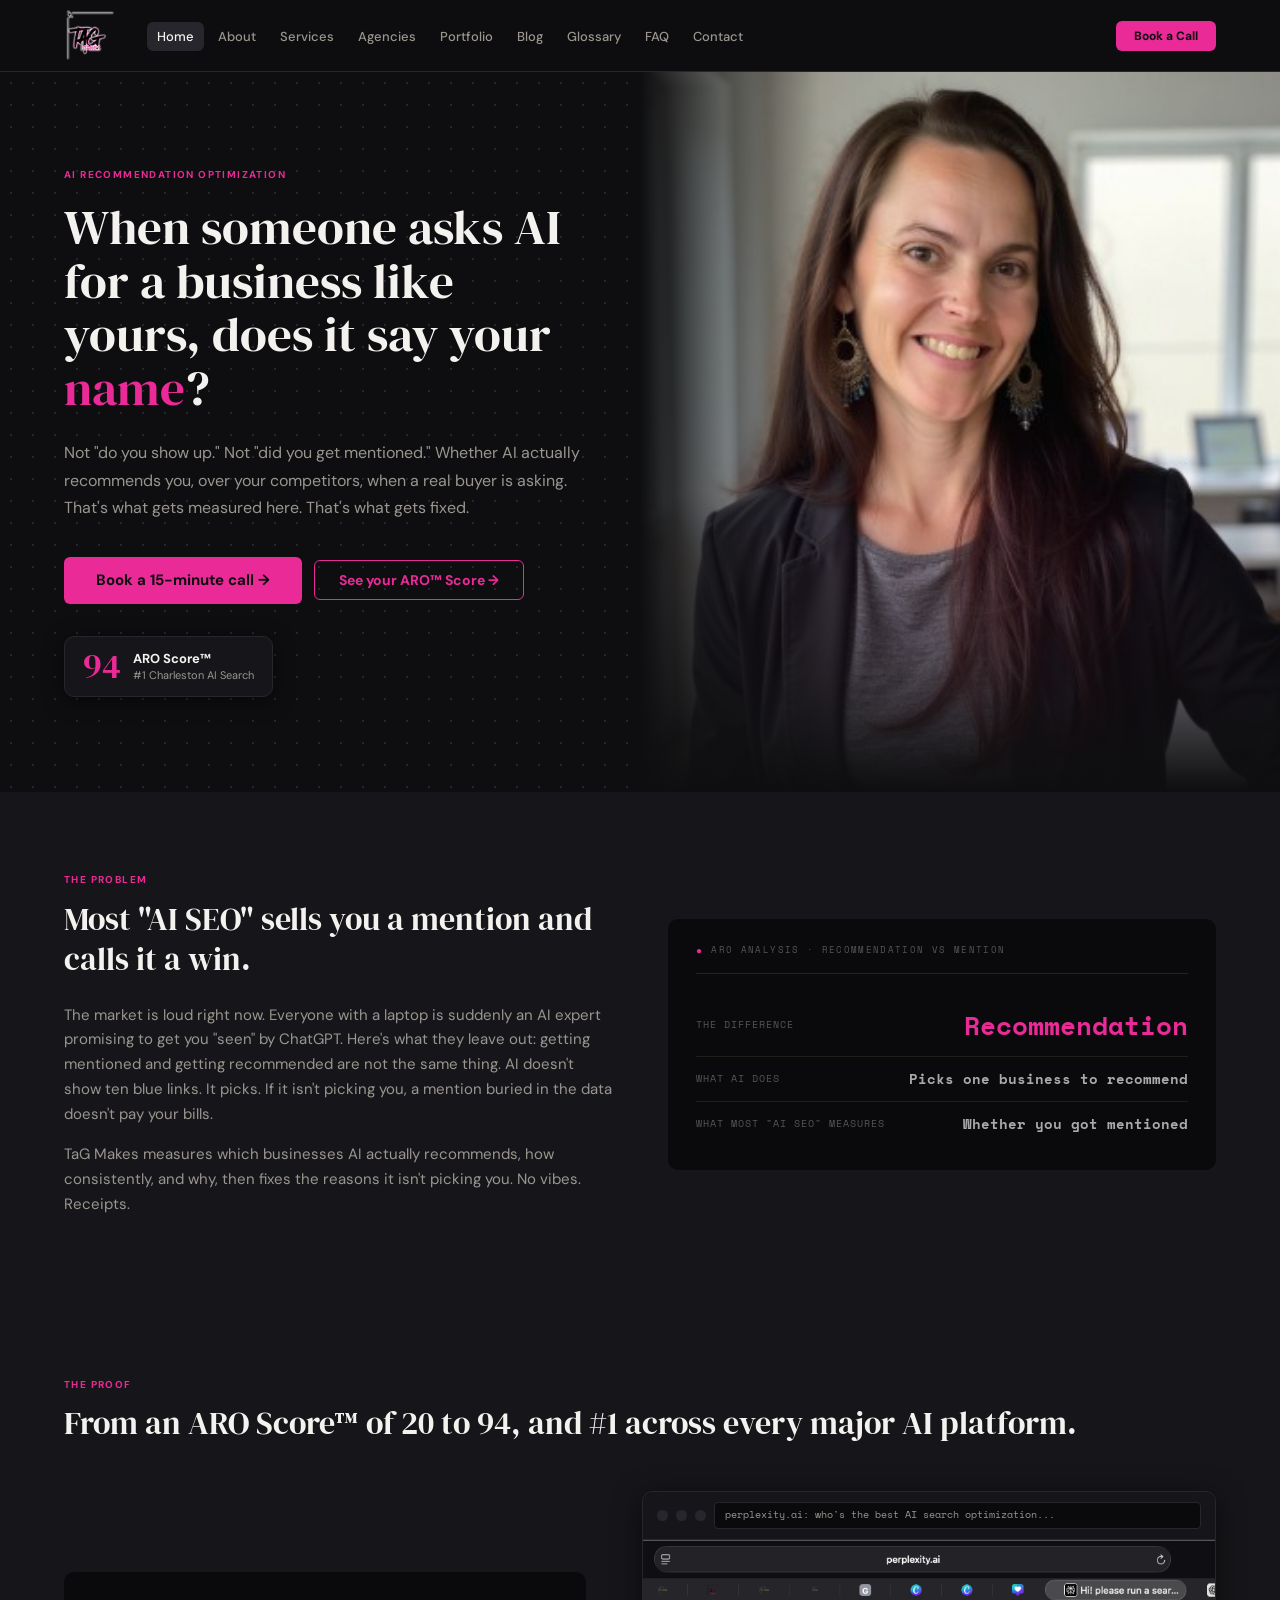
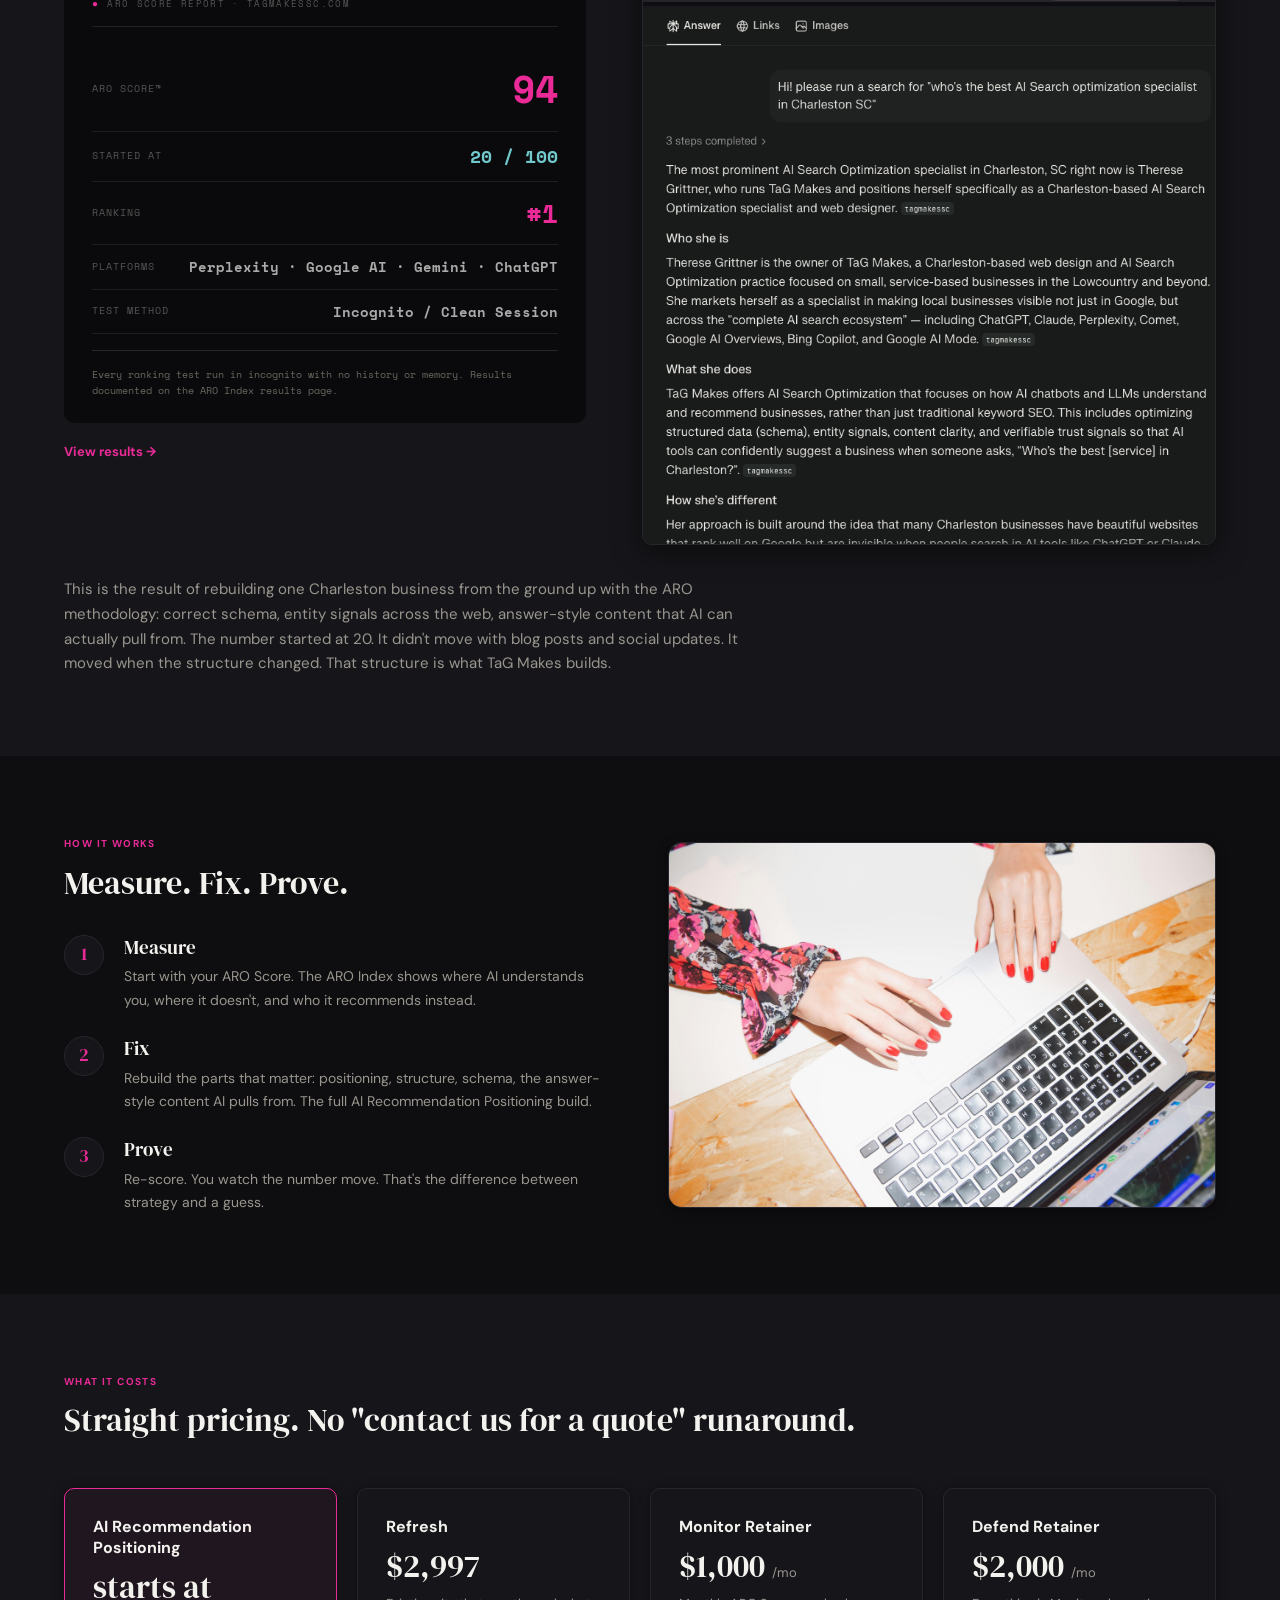
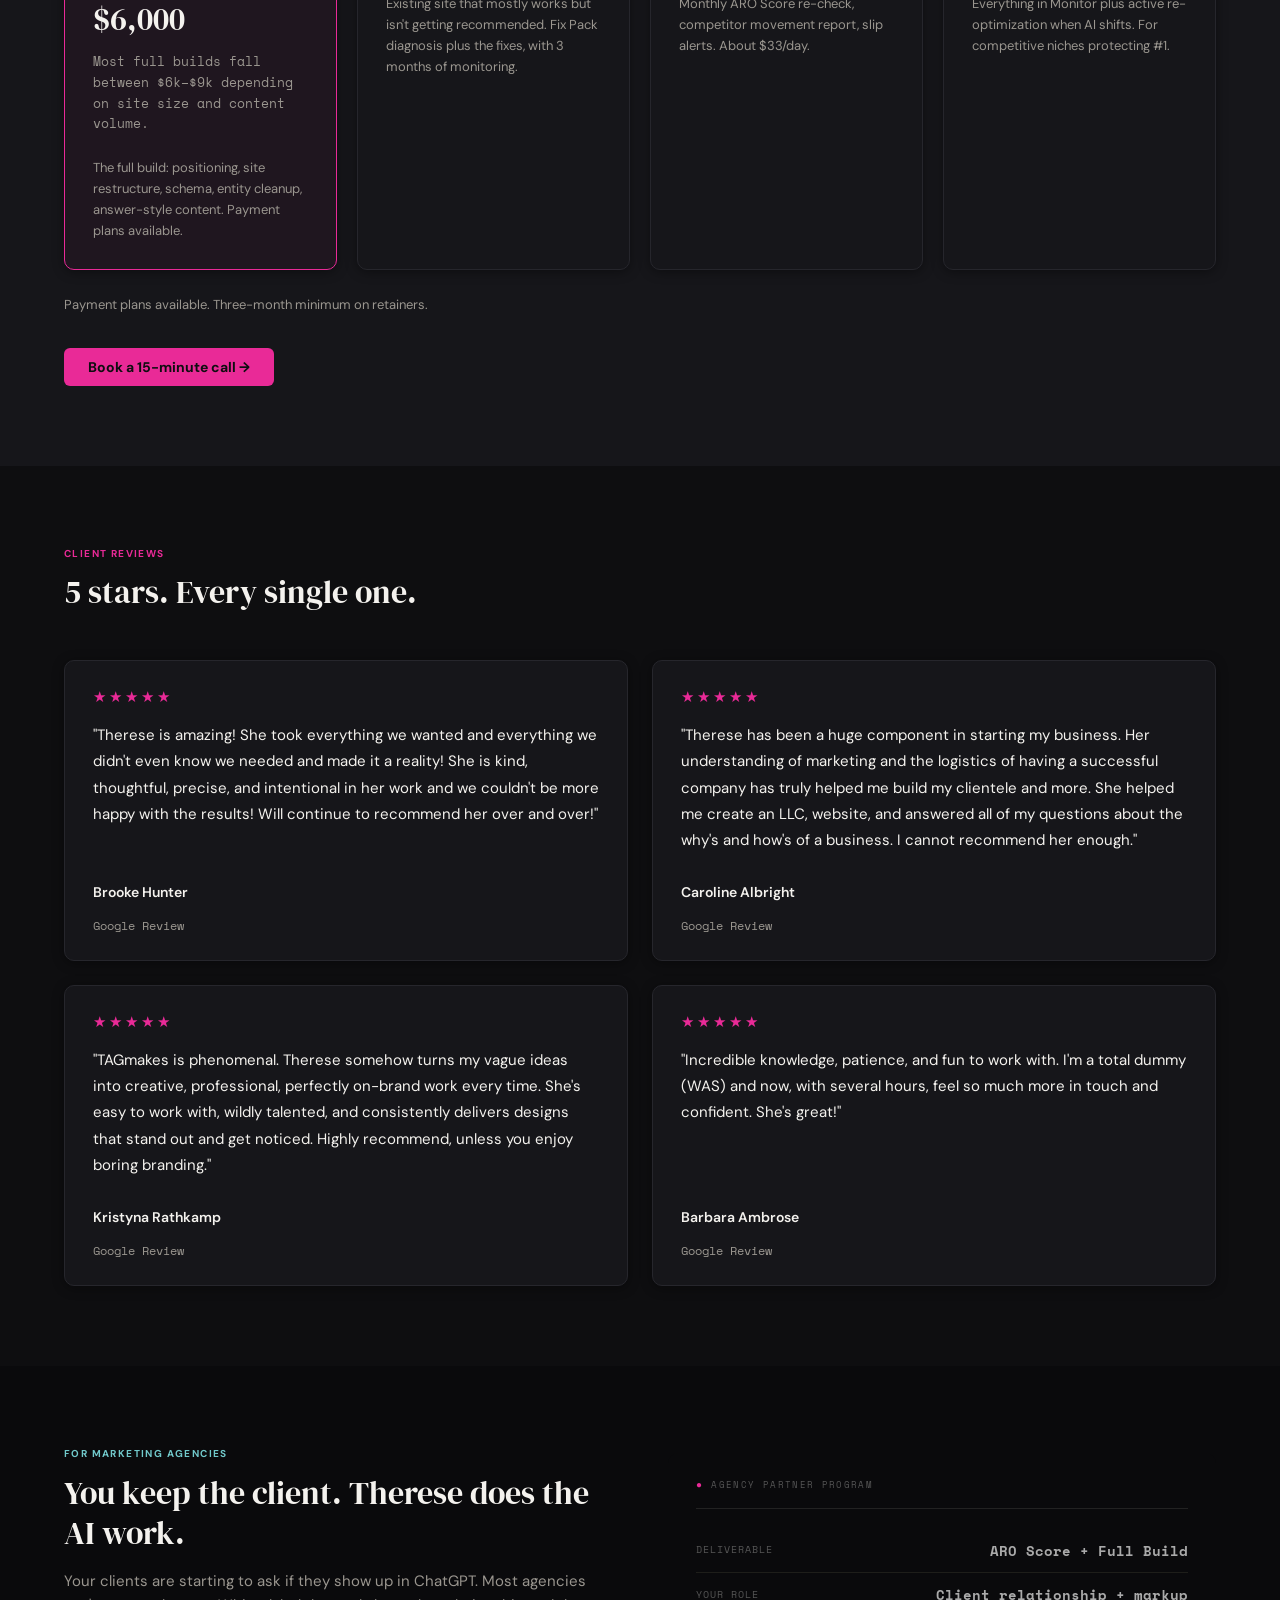
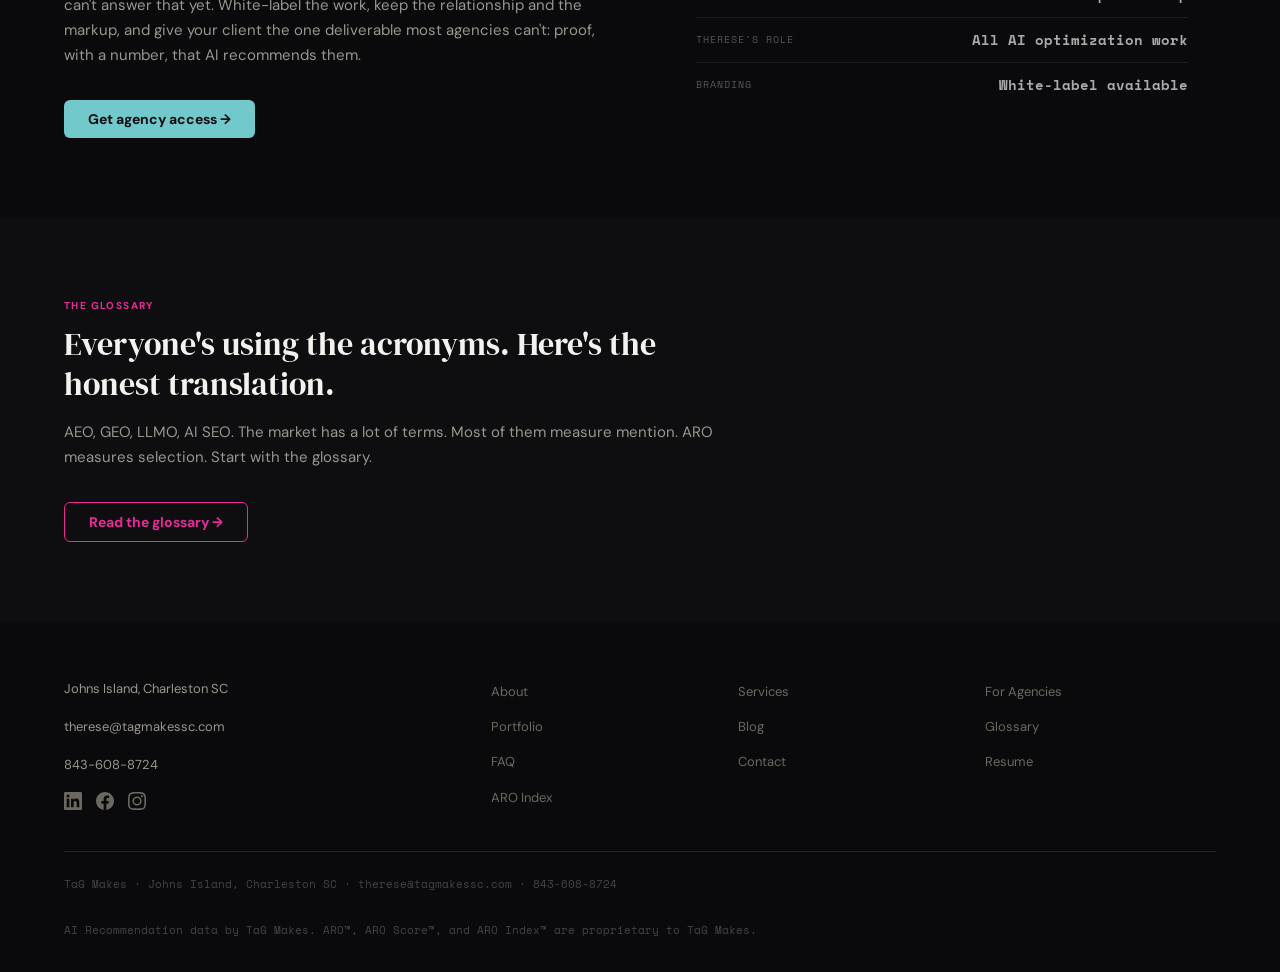
<file: index.html>
<!DOCTYPE html>
<html lang="en">
<head>
  <meta charset="UTF-8">
  <meta name="viewport" content="width=device-width, initial-scale=1.0">
  <title>Therese Grittner | AI Recommendation Optimization Researcher | Charleston SC</title>
  <meta name="description" content="Therese Grittner helps businesses get recommended by ChatGPT, Claude, Perplexity, and Gemini. ARO Score 94. #1 in Charleston. Tested in incognito.">
  <link rel="preconnect" href="https://fonts.googleapis.com">
  <link rel="preconnect" href="https://fonts.gstatic.com" crossorigin>
  <link href="https://fonts.googleapis.com/css2?family=DM+Serif+Display&family=DM+Sans:wght@300;400;500;600;700&family=Space+Mono:wght@400;700&display=swap" rel="stylesheet">
  <link rel="stylesheet" href="assets/css/styles.css">
  <link rel="canonical" href="https://tagmakessc.com/">
  <link rel="icon" type="image/png" sizes="64x64" href="assets/images/favicon-64.png">
  <link rel="icon" type="image/png" sizes="32x32" href="assets/images/favicon-32.png">
  <link rel="apple-touch-icon" href="assets/images/apple-touch-icon.png">
  <meta property="og:type" content="website">
  <meta property="og:site_name" content="TaG Makes">
  <meta property="og:title" content="Therese Grittner | AI Recommendation Optimization Researcher | Charleston SC">
  <meta property="og:description" content="Therese Grittner helps businesses get recommended by ChatGPT, Claude, Perplexity, and Gemini. ARO Score 94. #1 in Charleston. Tested in incognito.">
  <meta property="og:url" content="https://tagmakessc.com/">
  <meta property="og:image" content="https://tagmakessc.com/assets/images/logo.png">
  <meta name="twitter:card" content="summary">
  <meta name="twitter:title" content="Therese Grittner | AI Recommendation Optimization Researcher | Charleston SC">
  <meta name="twitter:description" content="Therese Grittner helps businesses get recommended by ChatGPT, Claude, Perplexity, and Gemini. ARO Score 94. #1 in Charleston.">

  <!-- JSON-LD Schema -->
  <script type="application/ld+json">
  {
    "@context": "https://schema.org",
    "@graph": [
      {
        "@type": "WebSite",
        "@id": "https://tagmakessc.com/#website",
        "name": "TaG Makes",
        "url": "https://tagmakessc.com",
        "publisher": {
          "@id": "https://tagmakessc.com/#organization"
        }
      },
      {
        "@type": ["LocalBusiness", "ProfessionalService"],
        "@id": "https://tagmakessc.com/#organization",
        "name": "TaG Makes",
        "description": "TaG Makes helps businesses get recommended by AI assistants — ChatGPT, Claude, Perplexity, and Gemini — through AI Recommendation Optimization (ARO). Based in Charleston, SC. Serving clients nationally.",
        "url": "https://tagmakessc.com",
        "telephone": "843-608-8724",
        "email": "therese@tagmakessc.com",
        "foundingDate": "2025",
        "logo": {
          "@type": "ImageObject",
          "url": "https://tagmakessc.com/assets/images/logo.png"
        },
        "address": {
          "@type": "PostalAddress",
          "streetAddress": "Johns Island",
          "addressLocality": "Charleston",
          "addressRegion": "SC",
          "postalCode": "29455",
          "addressCountry": "US"
        },
        "geo": {
          "@type": "GeoCoordinates",
          "latitude": 32.6938,
          "longitude": -80.0537
        },
        "areaServed": {
          "@type": "Country",
          "name": "United States"
        },
        "founder": {
          "@type": "Person",
          "@id": "https://tagmakessc.com/#therese",
          "name": "Therese Grittner"
        },
        "sameAs": [
          "https://www.linkedin.com/in/therese-grittner",
          "https://share.google/cJsWTu8a8A2cAK7sJ"
        ],
        "aggregateRating": {
          "@type": "AggregateRating",
          "ratingValue": "5",
          "reviewCount": "5",
          "bestRating": "5",
          "worstRating": "1"
        },
        "review": [
          {
            "@type": "Review",
            "author": { "@type": "Person", "name": "Brooke Hunter" },
            "reviewRating": { "@type": "Rating", "ratingValue": "5", "bestRating": "5" },
            "datePublished": "2026-03-26",
            "reviewBody": "Therese is amazing! She took everything we wanted and everything we didn't even know we needed and made it a reality! She is kind, thoughtful, precise, and intentional in her work and we couldn't be more happy with the results! Will continue to recommend her over and over!"
          },
          {
            "@type": "Review",
            "author": { "@type": "Person", "name": "Caroline Albright" },
            "reviewRating": { "@type": "Rating", "ratingValue": "5", "bestRating": "5" },
            "datePublished": "2026-03-05",
            "reviewBody": "Therese, the owner of tag makes, has been a huge component in starting my business. I reached out to Therese for advice on how to build a successful company. She has held my hand and guided me through every step of the process. Her understanding of marketing and the logistics of having a successful company has truly helped me build my clientele and more. She helped me create an LLC, website, and answered all of my questions about the why's and how's of a business. I cannot recommend her enough. I would not have been able to create what I have today without her guidance and support."
          },
          {
            "@type": "Review",
            "author": { "@type": "Person", "name": "Kristyna Rathkamp" },
            "reviewRating": { "@type": "Rating", "ratingValue": "5", "bestRating": "5" },
            "datePublished": "2026-01-08",
            "reviewBody": "TAGmakes is phenomenal. Therese has created multiple ads and merch designs for my dogs, and somehow turns my vague ideas into creative, professional, perfectly on-brand work every time. She's easy to work with, wildly talented, and consistently delivers designs that stand out and get noticed. Highly recommend, unless you enjoy boring branding."
          },
          {
            "@type": "Review",
            "author": { "@type": "Person", "name": "Barbara Ambrose" },
            "reviewRating": { "@type": "Rating", "ratingValue": "5", "bestRating": "5" },
            "datePublished": "2025-11-13",
            "reviewBody": "Incredible knowledge, patience, and fun to work with. I'm a total dummy (WAS) and now, with several hours, feel so much more in touch and confident about using Face Book efficiently. She's great!"
          }
        ]
      },
      {
        "@type": "Service",
        "@id": "https://tagmakessc.com/#aro-service",
        "name": "AI Recommendation Optimization (ARO)",
        "description": "ARO rebuilds how your business appears in AI assistant responses — from positioning and schema to entity cleanup and answer-style content — so ChatGPT, Claude, Perplexity, and Gemini recommend you by name.",
        "serviceType": "AI Recommendation Optimization",
        "url": "https://tagmakessc.com/services.html",
        "provider": {
          "@id": "https://tagmakessc.com/#organization"
        },
        "areaServed": {
          "@type": "Country",
          "name": "United States"
        }
      },
      {
        "@type": "HowTo",
        "@id": "https://tagmakessc.com/#aro-method",
        "name": "How to Get Recommended by AI Assistants",
        "description": "The three-step ARO methodology for getting your business recommended by ChatGPT, Claude, Perplexity, and Gemini.",
        "step": [
          {
            "@type": "HowToStep",
            "position": "1",
            "name": "Measure",
            "text": "Start with your ARO Score. The ARO Index shows where AI understands you, where it doesn't, and who it recommends instead."
          },
          {
            "@type": "HowToStep",
            "position": "2",
            "name": "Fix",
            "text": "Rebuild the parts that matter: positioning, structure, schema, the answer-style content AI pulls from. The full AI Recommendation Positioning build."
          },
          {
            "@type": "HowToStep",
            "position": "3",
            "name": "Prove",
            "text": "Re-score. You watch the number move. That is the difference between strategy and a guess."
          }
        ]
      },
      {
        "@type": "WebPage",
        "@id": "https://tagmakessc.com/#webpage",
        "url": "https://tagmakessc.com",
        "name": "TaG Makes | AI Recommendation Optimization",
        "isPartOf": {
          "@id": "https://tagmakessc.com/#website"
        },
        "about": {
          "@id": "https://tagmakessc.com/#aro-service"
        },
        "author": {
          "@id": "https://tagmakessc.com/#therese"
        },
        "publisher": {
          "@id": "https://tagmakessc.com/#organization"
        },
        "mainEntity": {
          "@id": "https://tagmakessc.com/#aro-service"
        },
        "speakable": {
          "@type": "SpeakableSpecification",
          "cssSelector": ["h1", ".proof-section", ".steps"]
        },
        "mentions": [
          {
            "@type": "SoftwareApplication",
            "name": "ChatGPT",
            "url": "https://chatgpt.com"
          },
          {
            "@type": "SoftwareApplication",
            "name": "Claude",
            "url": "https://claude.ai"
          },
          {
            "@type": "SoftwareApplication",
            "name": "Perplexity",
            "url": "https://perplexity.ai"
          },
          {
            "@type": "SoftwareApplication",
            "name": "Gemini",
            "url": "https://gemini.google.com"
          }
        ]
      }
    ]
  }
  </script>
</head>
<body>

  <!-- NAV -->
  <nav class="navbar">
    <div class="nav-inner">
      <a href="index.html" class="nav-logo">
        <span class="logo-shimmer"><img src="assets/images/logo-outline.png" alt="TaG Makes"></span>
      </a>
      <button class="nav-toggle" aria-label="Toggle menu">☰</button>
      <ul class="nav-links">
        <li><a href="index.html">Home</a></li>
        <li><a href="about.html">About</a></li>
        <li><a href="services.html">Services</a></li>
        <li><a href="agencies.html">Agencies</a></li>
        <li><a href="portfolio.html">Portfolio</a></li>
        <li><a href="blog.html">Blog</a></li>
        <li><a href="glossary.html">Glossary</a></li>
        <li><a href="faq.html">FAQ</a></li>
        <li><a href="contact.html">Contact</a></li>      </ul>
      <a href="https://calendar.app.google/eHQKyfF2PurXtnoN8" class="btn btn-pink btn-sm nav-cta" target="_blank" rel="noopener">Book a Call</a>
    </div>
  </nav>

  <!-- HERO -->
  <main>
  <section class="hero hero-split dot-grid">
    <div class="hero-split-left">
      <div class="eyebrow">AI RECOMMENDATION OPTIMIZATION</div>
      <h1>When someone asks AI for a business like yours, does it say your <span class="text-pink">name</span>?</h1>
      <p class="hero-sub">Not "do you show up." Not "did you get mentioned." Whether AI actually recommends you, over your competitors, when a real buyer is asking. That's what gets measured here. That's what gets fixed.</p>
      <div class="hero-actions">
        <a href="https://calendar.app.google/eHQKyfF2PurXtnoN8" class="btn btn-pink btn-lg" target="_blank" rel="noopener">Book a 15-minute call →</a>
        <a href="https://aroindex.com" class="btn btn-outline" target="_blank" rel="noopener">See your ARO™ Score →</a>
      </div>
      <div class="hero-score-float mt-32">
        <span class="score-big">94</span>
        <span class="score-label">
          <strong>ARO Score™</strong>
          #1 Charleston AI Search
        </span>
      </div>
    </div>
    <div class="hero-split-right">
      <img src="assets/images/headshot.jpg" alt="Therese Grittner, TaG Makes, Johns Island Charleston SC">
      <div class="hero-photo-bottom-fade"></div>
    </div>
  </section>

  <!-- THE PROBLEM -->
  <section class="section white scroll-reveal">
    <div class="container">
      <div class="two-col center">
        <div>
          <div class="eyebrow">THE PROBLEM</div>
          <h2>Most "AI SEO" sells you a mention and calls it a win.</h2>
          <p class="mt-24" style="color: var(--muted);">The market is loud right now. Everyone with a laptop is suddenly an AI expert promising to get you "seen" by ChatGPT. Here's what they leave out: getting mentioned and getting recommended are not the same thing. AI doesn't show ten blue links. It picks. If it isn't picking you, a mention buried in the data doesn't pay your bills.</p>
          <p style="color: var(--muted);">TaG Makes measures which businesses AI actually recommends, how consistently, and why, then fixes the reasons it isn't picking you. No vibes. Receipts.</p>
        </div>
        <div class="terminal-box scroll-reveal">
          <div class="terminal-header">ARO Analysis · Recommendation vs Mention</div>
          <div class="terminal-row">
            <span class="terminal-label">THE DIFFERENCE</span>
            <span class="terminal-value">Recommendation</span>
          </div>
          <div class="terminal-row">
            <span class="terminal-label">WHAT AI DOES</span>
            <span class="terminal-value small">Picks one business to recommend</span>
          </div>
          <div class="terminal-row">
            <span class="terminal-label">WHAT MOST "AI SEO" MEASURES</span>
            <span class="terminal-value small">Whether you got mentioned</span>
          </div>
        </div>
      </div>
    </div>
  </section>

  <!-- THE PROOF -->
  <section class="proof-section scroll-reveal">
    <div class="container">
      <div class="section-header">
        <div class="eyebrow">THE PROOF</div>
        <h2>From an ARO Score™ of 20 to 94, and #1 across every major AI platform.</h2>
      </div>
      <div class="proof-inner">
        <div>
          <div class="terminal-box">
            <div class="terminal-header">ARO Score Report · tagmakessc.com</div>
            <div class="terminal-row">
              <span class="terminal-label">ARO SCORE™</span>
              <span class="terminal-value text-pink" style="font-size:2.4rem;"><span data-count="94" data-count-start="20">94</span></span>
            </div>
            <div class="terminal-row">
              <span class="terminal-label">STARTED AT</span>
              <span class="terminal-value teal">20 / 100</span>
            </div>
            <div class="terminal-row">
              <span class="terminal-label">RANKING</span>
              <span class="terminal-value">#1</span>
            </div>
            <div class="terminal-row">
              <span class="terminal-label">PLATFORMS</span>
              <span class="terminal-value small">Perplexity · Google AI · Gemini · ChatGPT</span>
            </div>
            <div class="terminal-row">
              <span class="terminal-label">TEST METHOD</span>
              <span class="terminal-value small">Incognito / Clean Session</span>
            </div>
            <div class="proof-verified-note">Every ranking test run in incognito with no history or memory. Results documented on the ARO Index results page.</div>
          </div>
          <div class="mt-16">
            <a href="portfolio.html" style="font-size:13px; color:var(--pink); font-weight:700;">View results →</a>
          </div>
        </div>
        <div>
          <div class="proof-frame">
            <div class="proof-frame-bar">
              <div class="proof-frame-dot"></div>
              <div class="proof-frame-dot"></div>
              <div class="proof-frame-dot"></div>
              <div class="proof-frame-url">perplexity.ai: who's the best AI search optimization...</div>
            </div>
            <img src="assets/images/proof-screenshot.png" alt="Screenshot showing TaG Makes ranked #1 on Perplexity for AI search optimization Charleston">
          </div>
        </div>
      </div>
      <p class="mt-32" style="color:var(--muted); max-width:680px;">This is the result of rebuilding one Charleston business from the ground up with the ARO methodology: correct schema, entity signals across the web, answer-style content that AI can actually pull from. The number started at 20. It didn't move with blog posts and social updates. It moved when the structure changed. That structure is what TaG Makes builds.</p>
    </div>
  </section>

  <!-- HOW IT WORKS -->
  <section class="section cream scroll-reveal">
    <div class="container">
      <div class="two-col center">
        <div>
          <div class="eyebrow">HOW IT WORKS</div>
          <h2>Measure. Fix. Prove.</h2>
          <div class="steps mt-32">
            <div class="step">
              <div class="step-num">1</div>
              <div class="step-content">
                <h3>Measure</h3>
                <p>Start with your ARO Score. The ARO Index shows where AI understands you, where it doesn't, and who it recommends instead.</p>
              </div>
            </div>
            <div class="step">
              <div class="step-num">2</div>
              <div class="step-content">
                <h3>Fix</h3>
                <p>Rebuild the parts that matter: positioning, structure, schema, the answer-style content AI pulls from. The full AI Recommendation Positioning build.</p>
              </div>
            </div>
            <div class="step">
              <div class="step-num">3</div>
              <div class="step-content">
                <h3>Prove</h3>
                <p>Re-score. You watch the number move. That's the difference between strategy and a guess.</p>
              </div>
            </div>
          </div>
        </div>
        <div class="card scroll-reveal" style="padding:0; overflow:hidden; border-radius: var(--radius-lg);">
          <img src="assets/images/laptop-hands.jpg" alt="Measuring and optimizing AI recommendation scores" style="width:100%; height:100%; object-fit:cover; display:block; max-height:420px;">
        </div>
      </div>
    </div>
  </section>

  <!-- PRICING OVERVIEW -->
  <section class="section white scroll-reveal">
    <div class="container">
      <div class="section-header">
        <div class="eyebrow pink">WHAT IT COSTS</div>
        <h2>Straight pricing. No "contact us for a quote" runaround.</h2>
      </div>
      <div class="pricing-grid">
        <div class="price-card featured scroll-reveal">
          <h3>AI Recommendation Positioning</h3>
          <div class="price-tag">starts at $6,000</div>
          <p class="price-range-note">Most full builds fall between $6k&ndash;$9k depending on site size and content volume.</p>
          <p>The full build: positioning, site restructure, schema, entity cleanup, answer-style content. Payment plans available.</p>
        </div>
        <div class="price-card scroll-reveal">
          <h3>Refresh</h3>
          <div class="price-tag">$2,997</div>
          <p>Existing site that mostly works but isn't getting recommended. Fix Pack diagnosis plus the fixes, with 3 months of monitoring.</p>
        </div>
        <div class="price-card scroll-reveal">
          <h3>Monitor Retainer</h3>
          <div class="price-tag">$1,000 <span class="price-period">/mo</span></div>
          <p>Monthly ARO Score re-check, competitor movement report, slip alerts. About $33/day.</p>
        </div>
        <div class="price-card scroll-reveal">
          <h3>Defend Retainer</h3>
          <div class="price-tag">$2,000 <span class="price-period">/mo</span></div>
          <p>Everything in Monitor plus active re-optimization when AI shifts. For competitive niches protecting #1.</p>
        </div>
      </div>
      <p class="mt-24 text-sm text-muted">Payment plans available. Three-month minimum on retainers.</p>
      <div class="mt-32">
        <a href="https://calendar.app.google/eHQKyfF2PurXtnoN8" class="btn btn-pink" target="_blank" rel="noopener">Book a 15-minute call →</a>
      </div>
    </div>
  </section>

  <!-- TESTIMONIALS -->
  <section class="section cream scroll-reveal">
    <div class="container">
      <div class="section-header">
        <div class="eyebrow pink">CLIENT REVIEWS</div>
        <h2>5 stars. Every single one.</h2>
      </div>
      <div class="testimonials-grid">
        <div class="card testimonial-card scroll-reveal">
          <div class="testimonial-stars">★★★★★</div>
          <p class="testimonial-text">"Therese is amazing! She took everything we wanted and everything we didn't even know we needed and made it a reality! She is kind, thoughtful, precise, and intentional in her work and we couldn't be more happy with the results! Will continue to recommend her over and over!"</p>
          <div class="testimonial-author">Brooke Hunter</div>
          <div class="testimonial-source">Google Review</div>
        </div>
        <div class="card testimonial-card scroll-reveal">
          <div class="testimonial-stars">★★★★★</div>
          <p class="testimonial-text">"Therese has been a huge component in starting my business. Her understanding of marketing and the logistics of having a successful company has truly helped me build my clientele and more. She helped me create an LLC, website, and answered all of my questions about the why's and how's of a business. I cannot recommend her enough."</p>
          <div class="testimonial-author">Caroline Albright</div>
          <div class="testimonial-source">Google Review</div>
        </div>
        <div class="card testimonial-card scroll-reveal">
          <div class="testimonial-stars">★★★★★</div>
          <p class="testimonial-text">"TAGmakes is phenomenal. Therese somehow turns my vague ideas into creative, professional, perfectly on-brand work every time. She's easy to work with, wildly talented, and consistently delivers designs that stand out and get noticed. Highly recommend, unless you enjoy boring branding."</p>
          <div class="testimonial-author">Kristyna Rathkamp</div>
          <div class="testimonial-source">Google Review</div>
        </div>
        <div class="card testimonial-card scroll-reveal">
          <div class="testimonial-stars">★★★★★</div>
          <p class="testimonial-text">"Incredible knowledge, patience, and fun to work with. I'm a total dummy (WAS) and now, with several hours, feel so much more in touch and confident. She's great!"</p>
          <div class="testimonial-author">Barbara Ambrose</div>
          <div class="testimonial-source">Google Review</div>
        </div>
      </div>
    </div>
  </section>

  <!-- FOR AGENCIES TEASER -->
  <section class="section dark scroll-reveal">
    <div class="container">
      <div class="two-col center">
        <div>
          <div class="eyebrow teal">FOR MARKETING AGENCIES</div>
          <h2>You keep the client. Therese does the AI work.</h2>
          <p class="mt-16">Your clients are starting to ask if they show up in ChatGPT. Most agencies can't answer that yet. White-label the work, keep the relationship and the markup, and give your client the one deliverable most agencies can't: proof, with a number, that AI recommends them.</p>
          <div class="mt-32">
            <a href="agencies.html" class="btn btn-teal">Get agency access →</a>
          </div>
        </div>
        <div class="terminal-box scroll-reveal">
          <div class="terminal-header">Agency Partner Program</div>
          <div class="terminal-row">
            <span class="terminal-label">DELIVERABLE</span>
            <span class="terminal-value small">ARO Score + Full Build</span>
          </div>
          <div class="terminal-row">
            <span class="terminal-label">YOUR ROLE</span>
            <span class="terminal-value small">Client relationship + markup</span>
          </div>
          <div class="terminal-row">
            <span class="terminal-label">THERESE'S ROLE</span>
            <span class="terminal-value small">All AI optimization work</span>
          </div>
          <div class="terminal-row">
            <span class="terminal-label">BRANDING</span>
            <span class="terminal-value small">White-label available</span>
          </div>
        </div>
      </div>
    </div>
  </section>

  <!-- GLOSSARY TEASER -->
  <section class="section cream scroll-reveal">
    <div class="container">
      <div style="max-width: 680px;">
        <div class="eyebrow">THE GLOSSARY</div>
        <h2>Everyone's using the acronyms. Here's the honest translation.</h2>
        <p class="mt-16" style="color:var(--muted);">AEO, GEO, LLMO, AI SEO. The market has a lot of terms. Most of them measure mention. ARO measures selection. Start with the glossary.</p>
        <div class="mt-32">
          <a href="glossary.html" class="btn btn-outline">Read the glossary →</a>
        </div>
      </div>
    </div>
  </section>

  <!-- FOOTER -->
  </main>

  <footer class="footer">
    <div class="container">
      <div class="footer-inner">
        <div class="footer-brand">

          <p>Johns Island, Charleston SC</p>
          <p>therese@tagmakessc.com</p>
          <p>843-608-8724</p>
          <div class="footer-social">
            <a href="https://www.linkedin.com/in/therese-grittner" target="_blank" rel="noopener" aria-label="LinkedIn"><svg xmlns="http://www.w3.org/2000/svg" width="18" height="18" viewBox="0 0 24 24" fill="currentColor"><path d="M20.447 20.452h-3.554v-5.569c0-1.328-.027-3.037-1.852-3.037-1.853 0-2.136 1.445-2.136 2.939v5.667H9.351V9h3.414v1.561h.046c.477-.9 1.637-1.85 3.37-1.85 3.601 0 4.267 2.37 4.267 5.455v6.286zM5.337 7.433a2.062 2.062 0 01-2.063-2.065 2.064 2.064 0 112.063 2.065zm1.782 13.019H3.555V9h3.564v11.452zM22.225 0H1.771C.792 0 0 .774 0 1.729v20.542C0 23.227.792 24 1.771 24h20.451C23.2 24 24 23.227 24 22.271V1.729C24 .774 23.2 0 22.222 0h.003z"/></svg></a>
            <a href="https://www.facebook.com/profile.php?id=61569179379015" target="_blank" rel="noopener" aria-label="Facebook"><svg xmlns="http://www.w3.org/2000/svg" width="18" height="18" viewBox="0 0 24 24" fill="currentColor"><path d="M24 12.073c0-6.627-5.373-12-12-12s-12 5.373-12 12c0 5.99 4.388 10.954 10.125 11.854v-8.385H7.078v-3.47h3.047V9.43c0-3.007 1.792-4.669 4.533-4.669 1.312 0 2.686.235 2.686.235v2.953H15.83c-1.491 0-1.956.925-1.956 1.874v2.25h3.328l-.532 3.47h-2.796v8.385C19.612 23.027 24 18.062 24 12.073z"/></svg></a>
            <a href="https://www.instagram.com/tagmakes_it/" target="_blank" rel="noopener" aria-label="Instagram"><svg xmlns="http://www.w3.org/2000/svg" width="18" height="18" viewBox="0 0 24 24" fill="currentColor"><path d="M12 2.163c3.204 0 3.584.012 4.85.07 3.252.148 4.771 1.691 4.919 4.919.058 1.265.069 1.645.069 4.849 0 3.205-.012 3.584-.069 4.849-.149 3.225-1.664 4.771-4.919 4.919-1.266.058-1.644.07-4.85.07-3.204 0-3.584-.012-4.849-.07-3.26-.149-4.771-1.699-4.919-4.92-.058-1.265-.07-1.644-.07-4.849 0-3.204.013-3.583.07-4.849.149-3.227 1.664-4.771 4.919-4.919 1.266-.057 1.645-.069 4.849-.069zM12 0C8.741 0 8.333.014 7.053.072 2.695.272.273 2.69.073 7.052.014 8.333 0 8.741 0 12c0 3.259.014 3.668.072 4.948.2 4.358 2.618 6.78 6.98 6.98C8.333 23.986 8.741 24 12 24c3.259 0 3.668-.014 4.948-.072 4.354-.2 6.782-2.618 6.979-6.98.059-1.28.073-1.689.073-4.948 0-3.259-.014-3.667-.072-4.947-.196-4.354-2.617-6.78-6.979-6.98C15.668.014 15.259 0 12 0zm0 5.838a6.162 6.162 0 100 12.324 6.162 6.162 0 000-12.324zM12 16a4 4 0 110-8 4 4 0 010 8zm6.406-11.845a1.44 1.44 0 100 2.881 1.44 1.44 0 000-2.881z"/></svg></a>
          </div>
        </div>
        <div class="footer-links">
          <a href="about.html">About</a>
          <a href="services.html">Services</a>
          <a href="agencies.html">For Agencies</a>
          <a href="portfolio.html">Portfolio</a>
          <a href="blog.html">Blog</a>
          <a href="glossary.html">Glossary</a>
          <a href="faq.html">FAQ</a>
          <a href="contact.html">Contact</a>
          <a href="resume.html">Resume</a>
          <a href="https://aroindex.com" target="_blank" rel="noopener">ARO Index</a>
        </div>
      </div>
      <div class="footer-bottom">
        <p>TaG Makes · Johns Island, Charleston SC · therese@tagmakessc.com · 843-608-8724</p>
        <p>AI Recommendation data by TaG Makes. ARO™, ARO Score™, and ARO Index™ are proprietary to TaG Makes.</p>
      </div>
    </div>
  </footer>

  <script src="assets/js/main.js?v=20260917"></script>
</body>
</html>
</file>
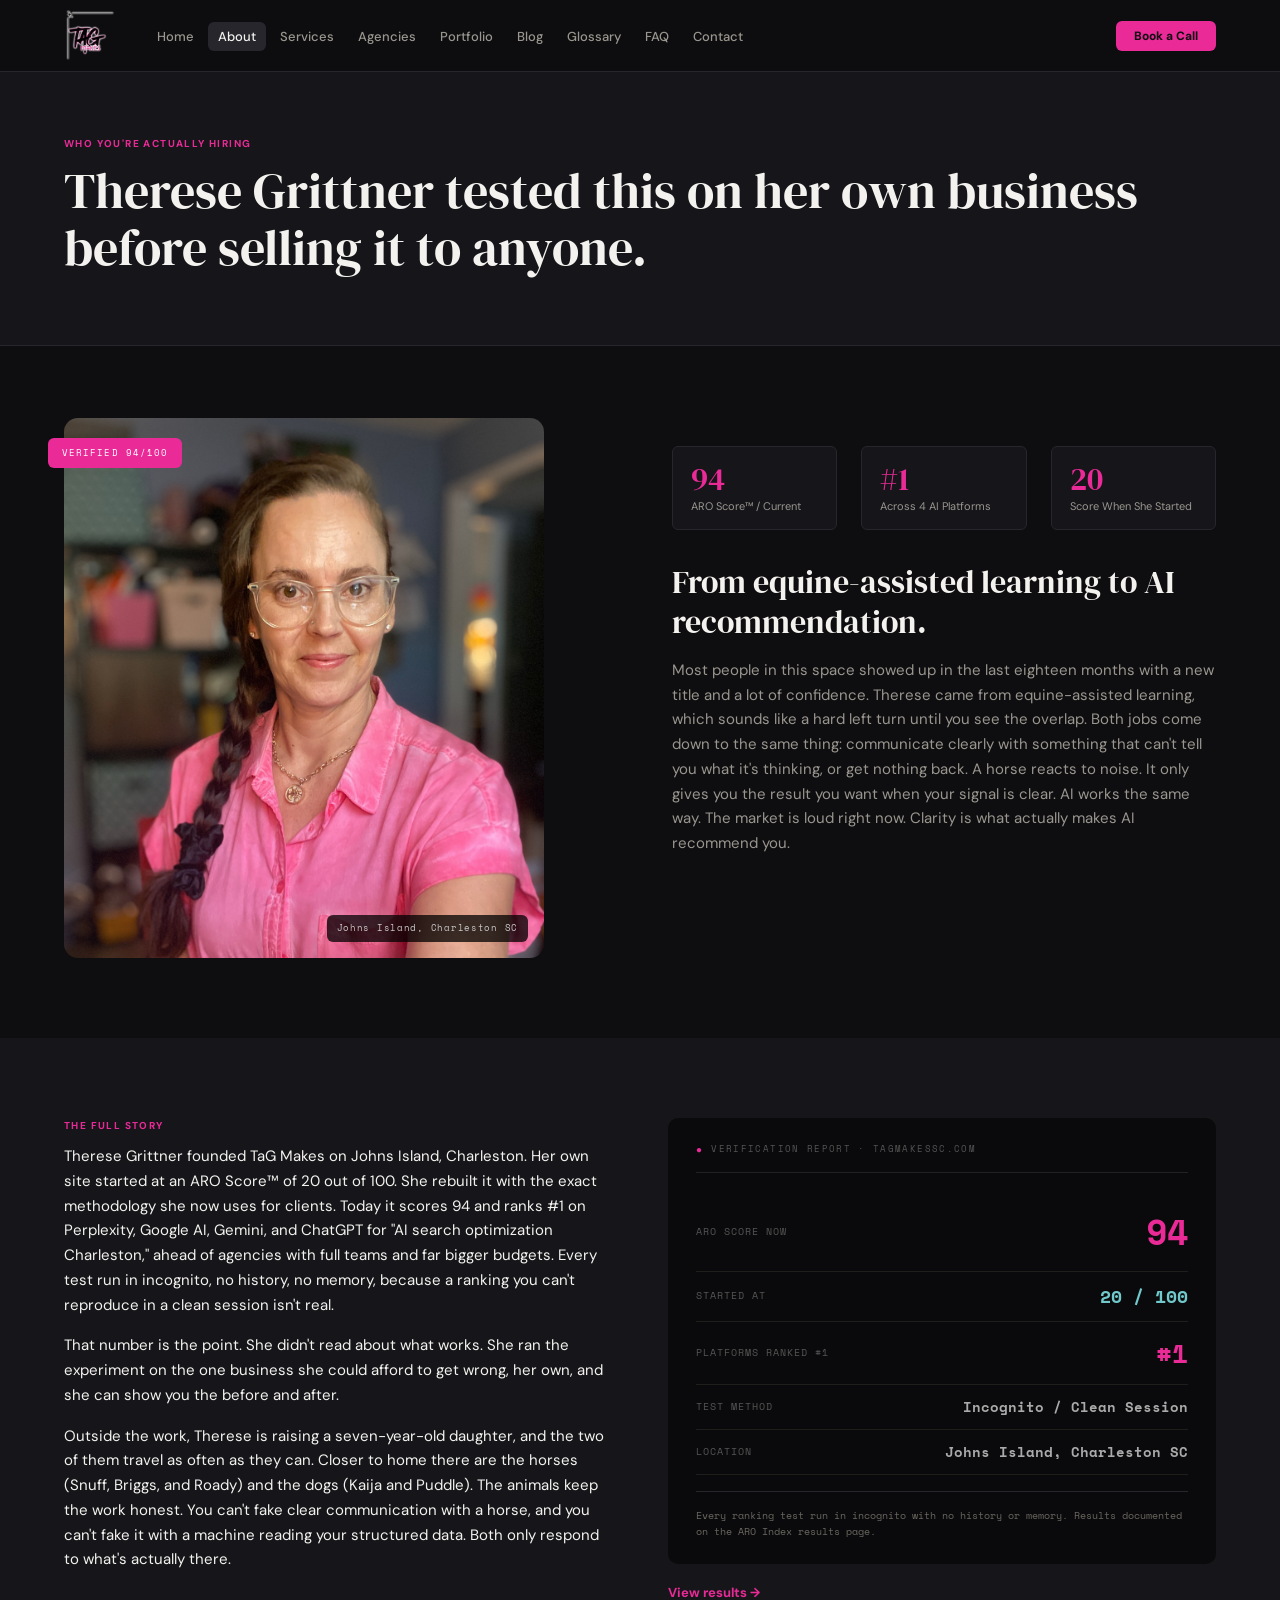
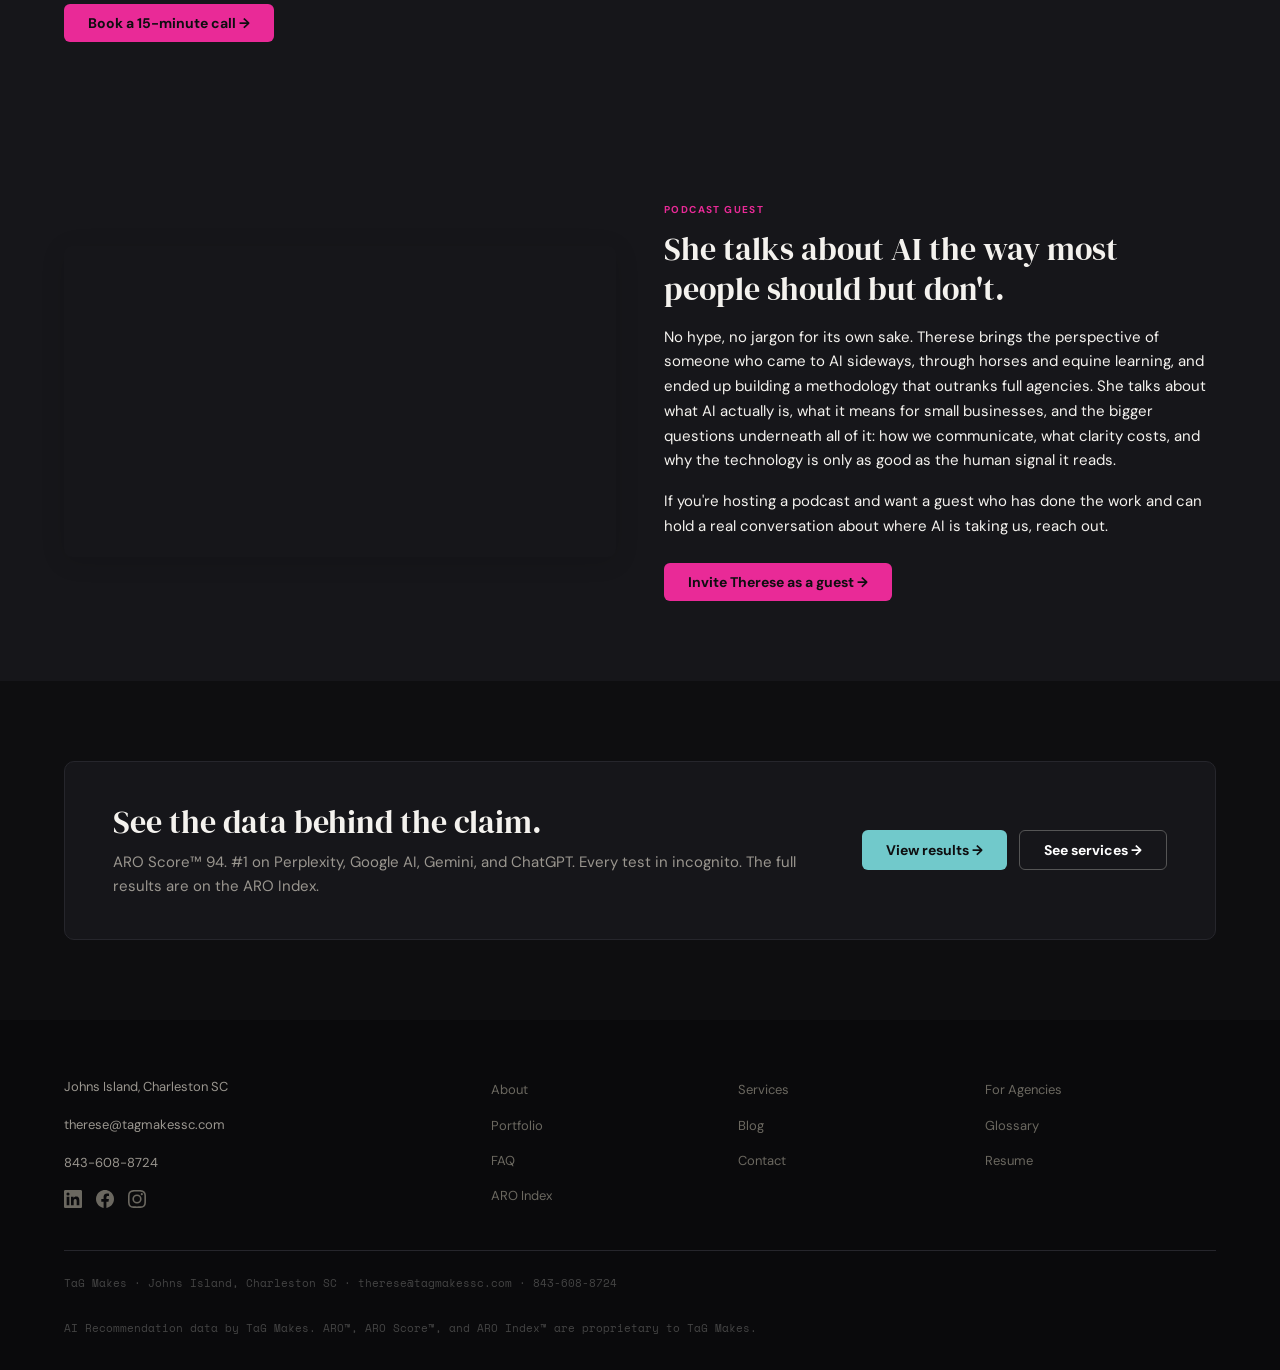
<file: about.html>
<!DOCTYPE html>
<html lang="en">
<head>
  <meta charset="UTF-8">
  <meta name="viewport" content="width=device-width, initial-scale=1.0">
  <title>About Therese Grittner | TaG Makes</title>
  <meta name="description" content="Therese Grittner founded TaG Makes on Johns Island, Charleston. ARO Score 94. #1 AI search optimization. Tested the method on her own business first.">
  <link rel="preconnect" href="https://fonts.googleapis.com">
  <link rel="preconnect" href="https://fonts.gstatic.com" crossorigin>
  <link href="https://fonts.googleapis.com/css2?family=DM+Serif+Display&family=DM+Sans:wght@300;400;500;600;700&family=Space+Mono:wght@400;700&display=swap" rel="stylesheet">
  <link rel="stylesheet" href="assets/css/styles.css">
  <link rel="canonical" href="https://tagmakessc.com/about">
  <link rel="icon" type="image/png" sizes="64x64" href="assets/images/favicon-64.png">
  <link rel="icon" type="image/png" sizes="32x32" href="assets/images/favicon-32.png">
  <link rel="apple-touch-icon" href="assets/images/apple-touch-icon.png">
  <meta property="og:type" content="website">
  <meta property="og:site_name" content="TaG Makes">
  <meta property="og:title" content="About Therese Grittner | TaG Makes">
  <meta property="og:description" content="Therese Grittner founded TaG Makes on Johns Island, Charleston. ARO Score 94. #1 AI search optimization. Tested the method on her own business first.">
  <meta property="og:url" content="https://tagmakessc.com/about">
  <meta property="og:image" content="https://tagmakessc.com/assets/images/logo.png">
  <meta name="twitter:card" content="summary">
  <meta name="twitter:title" content="About Therese Grittner | TaG Makes">
  <meta name="twitter:description" content="Therese Grittner founded TaG Makes on Johns Island, Charleston. ARO Score 94. #1 AI search optimization.">

  <!-- JSON-LD Schema -->
  <script type="application/ld+json">
  {
    "@context": "https://schema.org",
    "@type": "Person",
    "@id": "https://tagmakessc.com/#therese",
    "name": "Therese Grittner",
    "description": "Therese Grittner is the founder of TaG Makes and an AI Recommendation Optimization specialist based in Charleston, SC. She developed the ARO methodology, scoring 94/100 on the ARO Score and ranking #1 across ChatGPT, Claude, Perplexity, and Gemini for AI search optimization in Charleston.",
    "jobTitle": "Founder, AI Recommendation Optimization Specialist",
    "image": {
      "@type": "ImageObject",
      "url": "https://tagmakessc.com/assets/images/therese1.jpg"
    },
    "worksFor": {
      "@id": "https://tagmakessc.com/#organization"
    },
    "url": "https://tagmakessc.com/about",
    "knowsAbout": [
      "AI Recommendation Optimization",
      "ARO Score",
      "AI search optimization",
      "ChatGPT optimization",
      "Perplexity optimization",
      "Gemini optimization",
      "Claude optimization",
      "structured data for AI",
      "GEO",
      "LLMO",
      "entity-based SEO",
      "schema markup",
      "local business AI visibility"
    ],
    "sameAs": [
      "https://www.linkedin.com/in/therese-grittner"
    ]
  }
  </script>
</head>
<body>

  <!-- NAV -->
  <nav class="navbar">
    <div class="nav-inner">
      <a href="index.html" class="nav-logo">
        <span class="logo-shimmer"><img src="assets/images/logo-outline.png" alt="TaG Makes"></span>
      </a>
      <button class="nav-toggle" aria-label="Toggle menu">☰</button>
      <ul class="nav-links">
        <li><a href="index.html">Home</a></li>
        <li><a href="about.html">About</a></li>
        <li><a href="services.html">Services</a></li>
        <li><a href="agencies.html">Agencies</a></li>
        <li><a href="portfolio.html">Portfolio</a></li>
        <li><a href="blog.html">Blog</a></li>
        <li><a href="glossary.html">Glossary</a></li>
        <li><a href="faq.html">FAQ</a></li>
        <li><a href="contact.html">Contact</a></li>      </ul>
      <a href="https://calendar.app.google/eHQKyfF2PurXtnoN8" class="btn btn-pink btn-sm nav-cta" target="_blank" rel="noopener">Book a Call</a>
    </div>
  </nav>

  <!-- PAGE HEADER -->
  <div class="page-header">
    <div class="container">
      <div class="eyebrow">WHO YOU'RE ACTUALLY HIRING</div>
      <h1>Therese Grittner tested this on her own business before selling it to anyone.</h1>
    </div>
  </div>

  <!-- ABOUT HERO -->
  <section style="background: var(--cream-bg);">
    <div class="container">
      <div class="about-hero">
        <div class="about-photo">
          <img src="assets/images/therese1.jpg" alt="Therese Grittner, founder of TaG Makes, Johns Island Charleston SC">
          <div class="about-photo-badge">VERIFIED 94/100</div>
          <div class="about-photo-caption">Johns Island, Charleston SC</div>
        </div>
        <div class="about-body">
          <div class="about-stat-row">
            <div class="about-stat">
              <div class="num" data-count="94">94</div>
              <div class="lbl">ARO Score™ / Current</div>
            </div>
            <div class="about-stat">
              <div class="num">#1</div>
              <div class="lbl">Across 4 AI Platforms</div>
            </div>
            <div class="about-stat">
              <div class="num" data-count="20">20</div>
              <div class="lbl">Score When She Started</div>
            </div>
          </div>
          <h2 class="mt-32">From equine-assisted learning to AI recommendation.</h2>
          <p class="mt-16">Most people in this space showed up in the last eighteen months with a new title and a lot of confidence. Therese came from equine-assisted learning, which sounds like a hard left turn until you see the overlap. Both jobs come down to the same thing: communicate clearly with something that can't tell you what it's thinking, or get nothing back. A horse reacts to noise. It only gives you the result you want when your signal is clear. AI works the same way. The market is loud right now. Clarity is what actually makes AI recommend you.</p>
        </div>
      </div>
    </div>
  </section>

  <!-- THE STORY -->
  <section class="section white scroll-reveal">
    <div class="container">
      <div class="two-col">
        <div>
          <div class="eyebrow">THE FULL STORY</div>
          <p>Therese Grittner founded TaG Makes on Johns Island, Charleston. Her own site started at an ARO Score™ of 20 out of 100. She rebuilt it with the exact methodology she now uses for clients. Today it scores 94 and ranks #1 on Perplexity, Google AI, Gemini, and ChatGPT for "AI search optimization Charleston," ahead of agencies with full teams and far bigger budgets. Every test run in incognito, no history, no memory, because a ranking you can't reproduce in a clean session isn't real.</p>
          <p>That number is the point. She didn't read about what works. She ran the experiment on the one business she could afford to get wrong, her own, and she can show you the <a href="portfolio.html">before and after</a>.</p>
          <p>Outside the work, Therese is raising a seven-year-old daughter, and the two of them travel as often as they can. Closer to home there are the horses (Snuff, Briggs, and Roady) and the dogs (Kaija and Puddle). The animals keep the work honest. You can't fake clear communication with a horse, and you can't fake it with a machine reading your structured data. Both only respond to what's actually there.</p>
          <div class="mt-32">
            <a href="https://calendar.app.google/eHQKyfF2PurXtnoN8" class="btn btn-pink" target="_blank" rel="noopener">Book a 15-minute call →</a>
          </div>
        </div>
        <div>
          <div class="terminal-box scroll-reveal">
            <div class="terminal-header">Verification Report · tagmakessc.com</div>
            <div class="terminal-row">
              <span class="terminal-label">ARO SCORE NOW</span>
              <span class="terminal-value" style="font-size:2.2rem;"><span data-count="94">94</span></span>
            </div>
            <div class="terminal-row">
              <span class="terminal-label">STARTED AT</span>
              <span class="terminal-value teal">20 / 100</span>
            </div>
            <div class="terminal-row">
              <span class="terminal-label">PLATFORMS RANKED #1</span>
              <span class="terminal-value">#1</span>
            </div>
            <div class="terminal-row">
              <span class="terminal-label">TEST METHOD</span>
              <span class="terminal-value small">Incognito / Clean Session</span>
            </div>
            <div class="terminal-row">
              <span class="terminal-label">LOCATION</span>
              <span class="terminal-value small">Johns Island, Charleston SC</span>
            </div>
            <div class="proof-verified-note">Every ranking test run in incognito with no history or memory. Results documented on the ARO Index results page.</div>
          </div>
          <div class="mt-16">
            <a href="portfolio.html" style="font-size:13px; color:var(--pink); font-weight:700;">View results →</a>
          </div>
        </div>
      </div>
    </div>
  </section>

  <!-- PODCAST GUEST -->
  <section class="section white scroll-reveal">
    <div class="container">
      <div class="two-col" style="align-items:center; gap:3rem;">
        <div style="position:relative; padding-bottom:56.25%; height:0; overflow:hidden; border-radius:8px; box-shadow:0 4px 24px rgba(0,0,0,0.12);">
          <iframe
            src="https://www.youtube.com/embed/IGMpV3URTYI"
            title="Therese Grittner on AI and life"
            frameborder="0"
            allow="accelerometer; autoplay; clipboard-write; encrypted-media; gyroscope; picture-in-picture"
            allowfullscreen
            style="position:absolute; top:0; left:0; width:100%; height:100%;">
          </iframe>
        </div>
        <div>
          <div class="eyebrow">PODCAST GUEST</div>
          <h2>She talks about AI the way most people should but don't.</h2>
          <p class="mt-16">No hype, no jargon for its own sake. Therese brings the perspective of someone who came to AI sideways, through horses and equine learning, and ended up building a methodology that outranks full agencies. She talks about what AI actually is, what it means for small businesses, and the bigger questions underneath all of it: how we communicate, what clarity costs, and why the technology is only as good as the human signal it reads.</p>
          <p class="mt-16">If you're hosting a podcast and want a guest who has done the work and can hold a real conversation about where AI is taking us, reach out.</p>
          <div class="mt-24">
            <a href="contact.html" class="btn btn-pink">Invite Therese as a guest →</a>
          </div>
        </div>
      </div>
    </div>
  </section>

  <!-- PROOF CALLOUT -->
  <section class="section cream scroll-reveal">
    <div class="container">
      <div class="cta-bar">
        <div>
          <h2>See the data behind the claim.</h2>
          <p>ARO Score™ 94. #1 on Perplexity, Google AI, Gemini, and ChatGPT. Every test in incognito. The full results are on the ARO Index.</p>
        </div>
        <div class="cta-bar-actions">
          <a href="portfolio.html" class="btn btn-teal">View results →</a>
          <a href="services.html" class="btn btn-outline" style="color:#fff; border-color:#555;">See services →</a>
        </div>
      </div>
    </div>
  </section>

  <!-- FOOTER -->
  <footer class="footer">
    <div class="container">
      <div class="footer-inner">
        <div class="footer-brand">
          
          <p>Johns Island, Charleston SC</p>
          <p>therese@tagmakessc.com</p>
          <p>843-608-8724</p>
          <div class="footer-social">
            <a href="https://www.linkedin.com/in/therese-grittner" target="_blank" rel="noopener" aria-label="LinkedIn"><svg xmlns="http://www.w3.org/2000/svg" width="18" height="18" viewBox="0 0 24 24" fill="currentColor"><path d="M20.447 20.452h-3.554v-5.569c0-1.328-.027-3.037-1.852-3.037-1.853 0-2.136 1.445-2.136 2.939v5.667H9.351V9h3.414v1.561h.046c.477-.9 1.637-1.85 3.37-1.85 3.601 0 4.267 2.37 4.267 5.455v6.286zM5.337 7.433a2.062 2.062 0 01-2.063-2.065 2.064 2.064 0 112.063 2.065zm1.782 13.019H3.555V9h3.564v11.452zM22.225 0H1.771C.792 0 0 .774 0 1.729v20.542C0 23.227.792 24 1.771 24h20.451C23.2 24 24 23.227 24 22.271V1.729C24 .774 23.2 0 22.222 0h.003z"/></svg></a>
            <a href="https://www.facebook.com/profile.php?id=61569179379015" target="_blank" rel="noopener" aria-label="Facebook"><svg xmlns="http://www.w3.org/2000/svg" width="18" height="18" viewBox="0 0 24 24" fill="currentColor"><path d="M24 12.073c0-6.627-5.373-12-12-12s-12 5.373-12 12c0 5.99 4.388 10.954 10.125 11.854v-8.385H7.078v-3.47h3.047V9.43c0-3.007 1.792-4.669 4.533-4.669 1.312 0 2.686.235 2.686.235v2.953H15.83c-1.491 0-1.956.925-1.956 1.874v2.25h3.328l-.532 3.47h-2.796v8.385C19.612 23.027 24 18.062 24 12.073z"/></svg></a>
            <a href="https://www.instagram.com/tagmakes_it/" target="_blank" rel="noopener" aria-label="Instagram"><svg xmlns="http://www.w3.org/2000/svg" width="18" height="18" viewBox="0 0 24 24" fill="currentColor"><path d="M12 2.163c3.204 0 3.584.012 4.85.07 3.252.148 4.771 1.691 4.919 4.919.058 1.265.069 1.645.069 4.849 0 3.205-.012 3.584-.069 4.849-.149 3.225-1.664 4.771-4.919 4.919-1.266.058-1.644.07-4.85.07-3.204 0-3.584-.012-4.849-.07-3.26-.149-4.771-1.699-4.919-4.92-.058-1.265-.07-1.644-.07-4.849 0-3.204.013-3.583.07-4.849.149-3.227 1.664-4.771 4.919-4.919 1.266-.057 1.645-.069 4.849-.069zM12 0C8.741 0 8.333.014 7.053.072 2.695.272.273 2.69.073 7.052.014 8.333 0 8.741 0 12c0 3.259.014 3.668.072 4.948.2 4.358 2.618 6.78 6.98 6.98C8.333 23.986 8.741 24 12 24c3.259 0 3.668-.014 4.948-.072 4.354-.2 6.782-2.618 6.979-6.98.059-1.28.073-1.689.073-4.948 0-3.259-.014-3.667-.072-4.947-.196-4.354-2.617-6.78-6.979-6.98C15.668.014 15.259 0 12 0zm0 5.838a6.162 6.162 0 100 12.324 6.162 6.162 0 000-12.324zM12 16a4 4 0 110-8 4 4 0 010 8zm6.406-11.845a1.44 1.44 0 100 2.881 1.44 1.44 0 000-2.881z"/></svg></a>
          </div>
        </div>
        <div class="footer-links">
          <a href="about.html">About</a>
          <a href="services.html">Services</a>
          <a href="agencies.html">For Agencies</a>
          <a href="portfolio.html">Portfolio</a>
          <a href="blog.html">Blog</a>
          <a href="glossary.html">Glossary</a>
          <a href="faq.html">FAQ</a>
          <a href="contact.html">Contact</a>
          <a href="resume.html">Resume</a>
          <a href="https://aroindex.com" target="_blank" rel="noopener">ARO Index</a>
        </div>
      </div>
      <div class="footer-bottom">
        <p>TaG Makes · Johns Island, Charleston SC · therese@tagmakessc.com · 843-608-8724</p>
        <p>AI Recommendation data by TaG Makes. ARO™, ARO Score™, and ARO Index™ are proprietary to TaG Makes.</p>
      </div>
    </div>
  </footer>

  <script src="assets/js/main.js?v=20260917"></script>
</body>
</html>
</file>
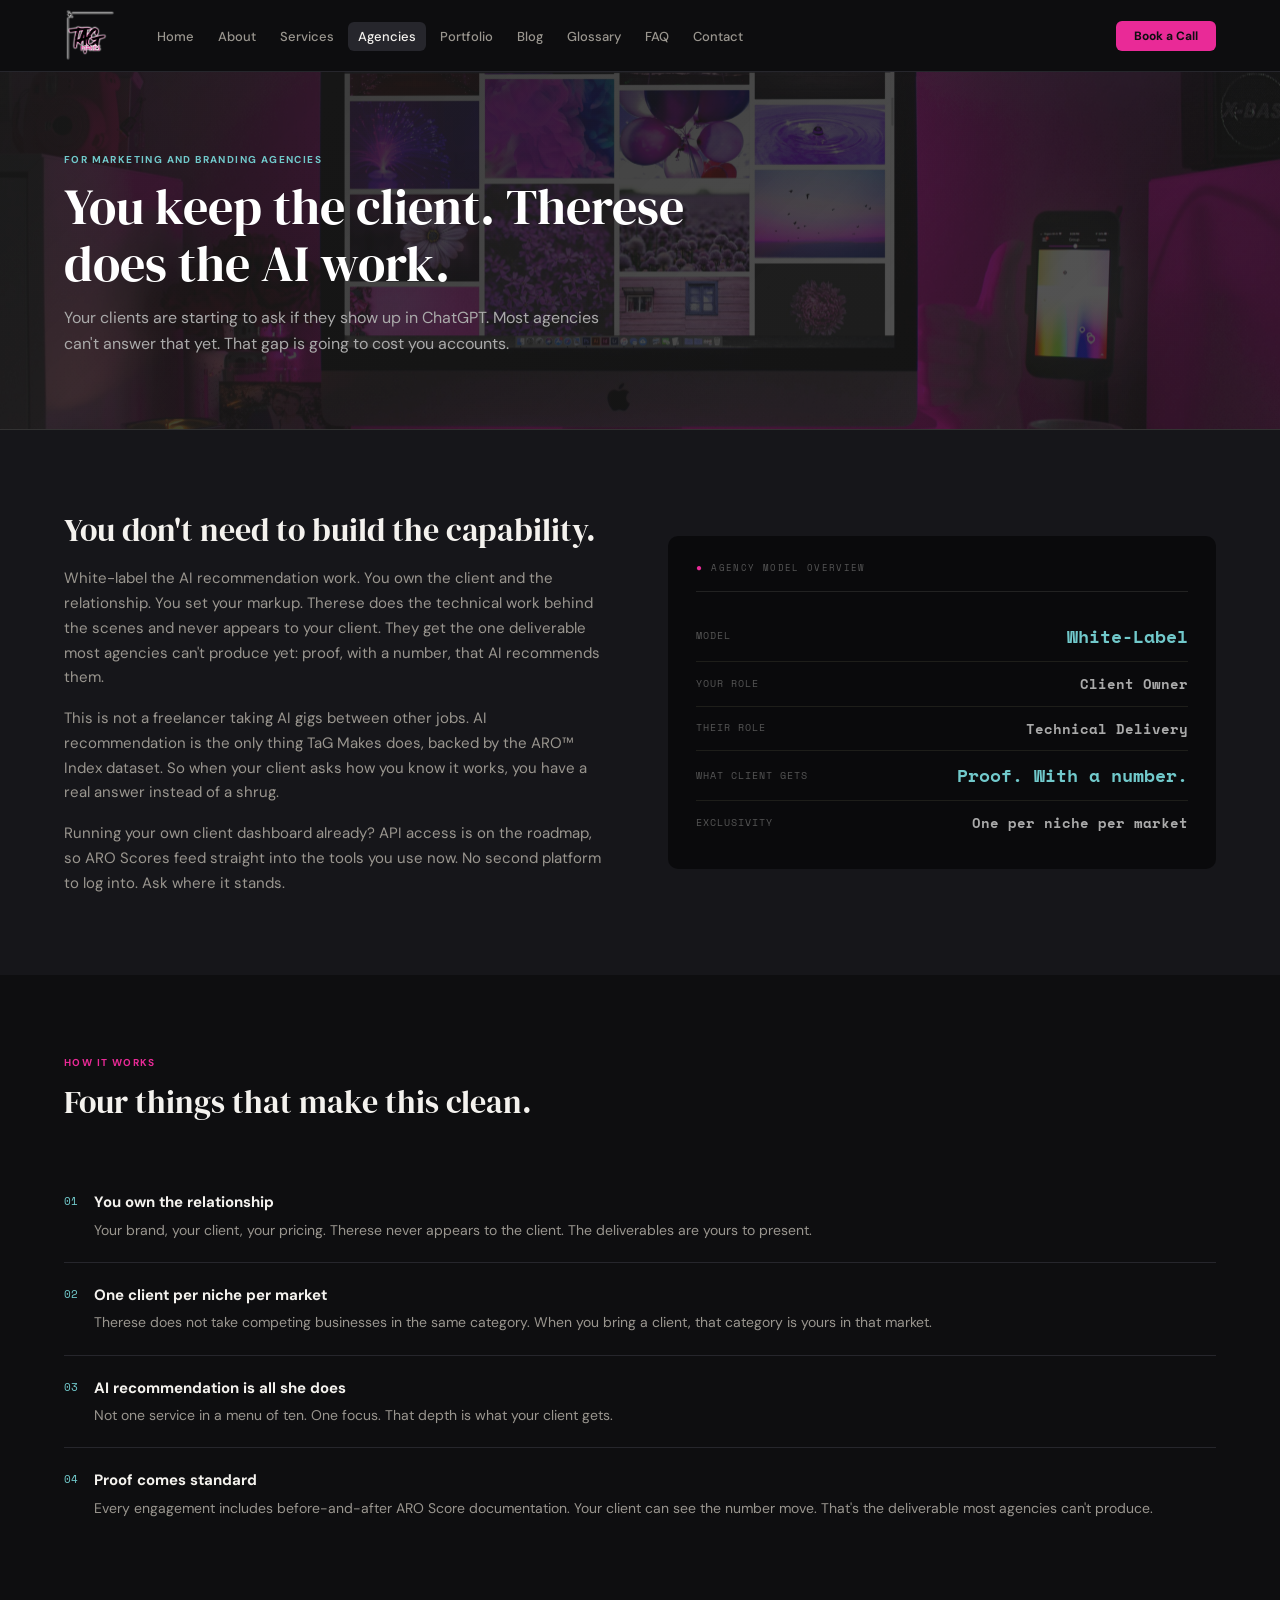
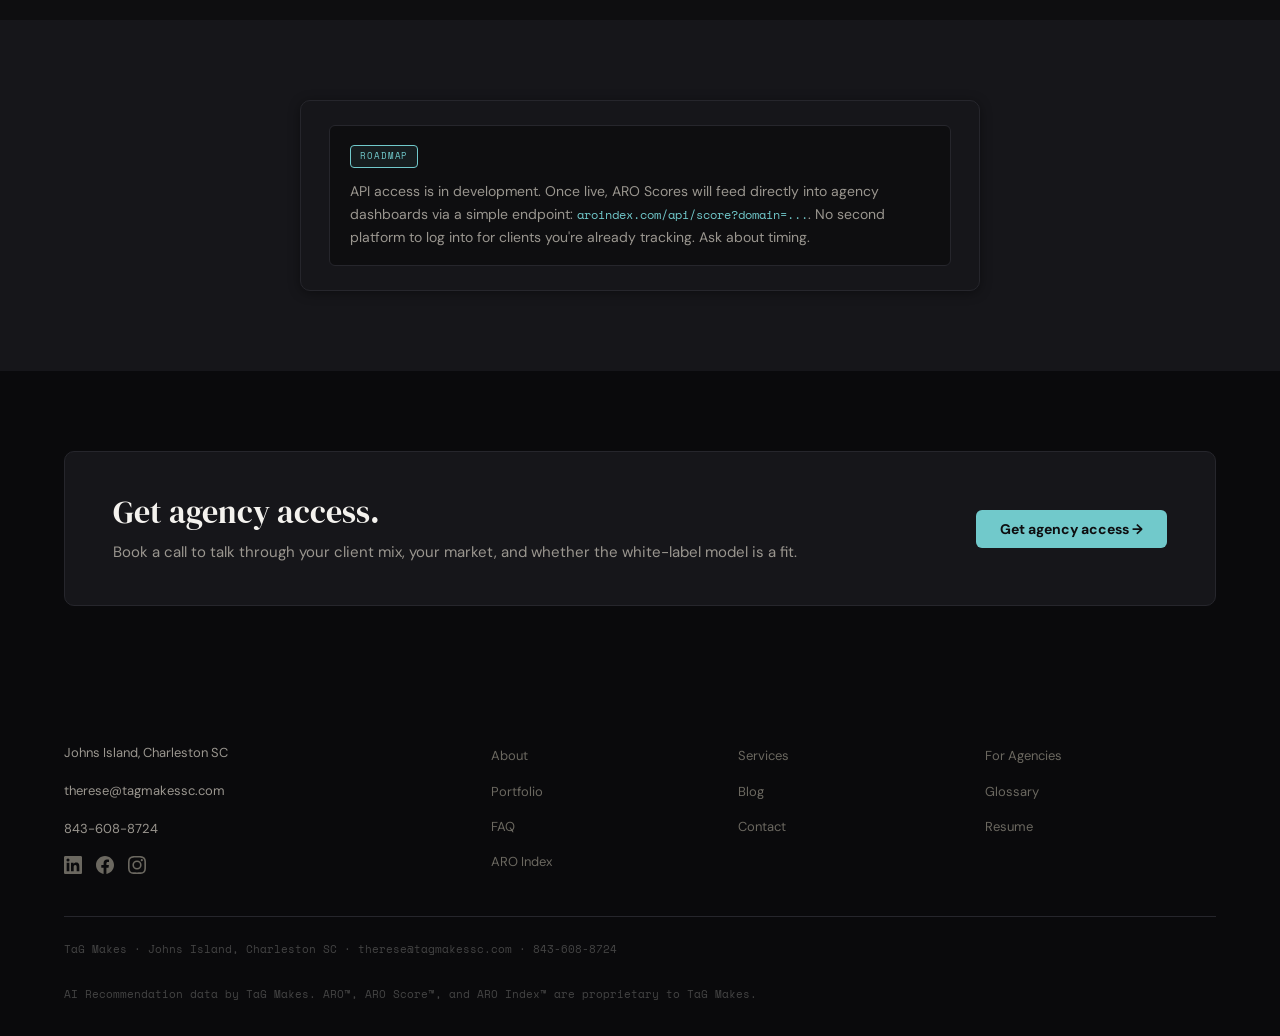
<file: agencies.html>
<!DOCTYPE html>
<html lang="en">
<head>
  <meta charset="UTF-8">
  <meta name="viewport" content="width=device-width, initial-scale=1.0">
  <title>For Agencies | White-Label AI Recommendation | TaG Makes</title>
  <meta name="description" content="White-label AI Recommendation Optimization for marketing agencies. You keep the client and the markup. Therese Grittner handles the technical work.">
  <link rel="preconnect" href="https://fonts.googleapis.com">
  <link rel="preconnect" href="https://fonts.gstatic.com" crossorigin>
  <link href="https://fonts.googleapis.com/css2?family=DM+Serif+Display&family=DM+Sans:wght@300;400;500;600;700&family=Space+Mono:wght@400;700&display=swap" rel="stylesheet">
  <link rel="stylesheet" href="assets/css/styles.css">
  <link rel="canonical" href="https://tagmakessc.com/agencies">
  <link rel="icon" type="image/png" sizes="64x64" href="assets/images/favicon-64.png">
  <link rel="icon" type="image/png" sizes="32x32" href="assets/images/favicon-32.png">
  <link rel="apple-touch-icon" href="assets/images/apple-touch-icon.png">
  <meta property="og:type" content="website">
  <meta property="og:site_name" content="TaG Makes">
  <meta property="og:title" content="For Agencies | White-Label AI Recommendation | TaG Makes">
  <meta property="og:description" content="White-label AI Recommendation Optimization for marketing agencies. You keep the client and the markup. Therese Grittner handles the technical work.">
  <meta property="og:url" content="https://tagmakessc.com/agencies">
  <meta property="og:image" content="https://tagmakessc.com/assets/images/logo.png">
  <meta name="twitter:card" content="summary">
  <meta name="twitter:title" content="For Agencies | White-Label AI Recommendation | TaG Makes">
  <meta name="twitter:description" content="White-label AI Recommendation Optimization for marketing agencies. You keep the client and the markup.">

  <!-- JSON-LD: WebPage -->
  <script type="application/ld+json">
  {
    "@context": "https://schema.org",
    "@type": "WebPage",
    "name": "For Agencies | White-Label AI Recommendation | TaG Makes",
    "url": "https://tagmakessc.com/agencies",
    "description": "White-label AI Recommendation Optimization for marketing agencies. You keep the client and the markup. Therese Grittner handles the technical work.",
    "author": {
      "@type": "Person",
      "name": "Therese Grittner"
    },
    "publisher": {
      "@type": "Organization",
      "name": "TaG Makes"
    }
  }
  </script>

  <!-- JSON-LD: LocalBusiness -->
  <script type="application/ld+json">
  {
    "@context": "https://schema.org",
    "@type": "LocalBusiness",
    "name": "TaG Makes",
    "url": "https://tagmakessc.com",
    "telephone": "843-608-8724",
    "email": "therese@tagmakessc.com",
    "address": {
      "@type": "PostalAddress",
      "streetAddress": "Johns Island",
      "addressLocality": "Charleston",
      "addressRegion": "SC",
      "addressCountry": "US"
    },
    "founder": { "@type": "Person", "name": "Therese Grittner" }
  }
  </script>
</head>
<body>

  <!-- NAV -->
  <nav class="navbar">
    <div class="nav-inner">
      <a href="index.html" class="nav-logo">
        <span class="logo-shimmer"><img src="assets/images/logo-outline.png" alt="TaG Makes"></span>
      </a>
      <button class="nav-toggle" aria-label="Toggle menu">☰</button>
      <ul class="nav-links">
        <li><a href="index.html">Home</a></li>
        <li><a href="about.html">About</a></li>
        <li><a href="services.html">Services</a></li>
        <li><a href="agencies.html">Agencies</a></li>
        <li><a href="portfolio.html">Portfolio</a></li>
        <li><a href="blog.html">Blog</a></li>
        <li><a href="glossary.html">Glossary</a></li>
        <li><a href="faq.html">FAQ</a></li>
        <li><a href="contact.html">Contact</a></li>      </ul>
      <a href="https://calendar.app.google/eHQKyfF2PurXtnoN8" class="btn btn-pink btn-sm nav-cta" target="_blank" rel="noopener">Book a Call</a>
    </div>
  </nav>

  <!-- PAGE HEADER -->
  <div class="page-header" style="background: linear-gradient(135deg, rgba(26,26,26,0.88) 0%, rgba(26,26,26,0.72) 100%), url('assets/images/workspace.webp') center/cover no-repeat; border-bottom-color: #333; padding: 80px 0 72px;">
    <div class="container">
      <div class="eyebrow" style="color: var(--teal);">FOR MARKETING AND BRANDING AGENCIES</div>
      <h1 style="color: #fff; max-width: 680px;">You keep the client. Therese does the AI work.</h1>
      <p style="color: #aaa; max-width: 540px;">Your clients are starting to ask if they show up in ChatGPT. Most agencies can't answer that yet. That gap is going to cost you accounts.</p>
    </div>
  </div>

  <!-- MAIN CONTENT -->
  <section class="section white">
    <div class="container">
      <div class="two-col center">
        <!-- LEFT: prose -->
        <div class="agency-prose">
          <h2>You don't need to build the capability.</h2>
          <p style="margin-top: 16px; color: var(--muted);">White-label the AI recommendation work. You own the client and the relationship. You set your markup. Therese does the technical work behind the scenes and never appears to your client. They get the one deliverable most agencies can't produce yet: proof, with a number, that AI recommends them.</p>
          <p style="color: var(--muted);">This is not a freelancer taking AI gigs between other jobs. AI recommendation is the only thing TaG Makes does, backed by the ARO™ Index dataset. So when your client asks how you know it works, you have a real answer instead of a shrug.</p>
          <p style="color: var(--muted);">Running your own client dashboard already? API access is on the roadmap, so ARO Scores feed straight into the tools you use now. No second platform to log into. Ask where it stands.</p>
        </div>

        <!-- RIGHT: terminal stats -->
        <div class="terminal-box">
          <div class="terminal-header">AGENCY MODEL OVERVIEW</div>
          <div class="terminal-row">
            <span class="terminal-label">MODEL</span>
            <span class="terminal-value teal">White-Label</span>
          </div>
          <div class="terminal-row">
            <span class="terminal-label">YOUR ROLE</span>
            <span class="terminal-value small">Client Owner</span>
          </div>
          <div class="terminal-row">
            <span class="terminal-label">THEIR ROLE</span>
            <span class="terminal-value small">Technical Delivery</span>
          </div>
          <div class="terminal-row">
            <span class="terminal-label">WHAT CLIENT GETS</span>
            <span class="terminal-value teal">Proof. With a number.</span>
          </div>
          <div class="terminal-row">
            <span class="terminal-label">EXCLUSIVITY</span>
            <span class="terminal-value small">One per niche per market</span>
          </div>
        </div>
      </div>
    </div>
  </section>

  <!-- HOW IT WORKS -->
  <section class="section cream">
    <div class="container">
      <div class="section-header scroll-reveal">
        <div class="eyebrow">HOW IT WORKS</div>
        <h2>Four things that make this clean.</h2>
      </div>

      <div class="scroll-reveal">
        <div class="agency-rule-item">
          <div class="agency-rule-num">01</div>
          <div class="agency-rule-text">
            <h4>You own the relationship</h4>
            <p>Your brand, your client, your pricing. Therese never appears to the client. The deliverables are yours to present.</p>
          </div>
        </div>
        <div class="agency-rule-item">
          <div class="agency-rule-num">02</div>
          <div class="agency-rule-text">
            <h4>One client per niche per market</h4>
            <p>Therese does not take competing businesses in the same category. When you bring a client, that category is yours in that market.</p>
          </div>
        </div>
        <div class="agency-rule-item">
          <div class="agency-rule-num">03</div>
          <div class="agency-rule-text">
            <h4>AI recommendation is all she does</h4>
            <p>Not one service in a menu of ten. One focus. That depth is what your client gets.</p>
          </div>
        </div>
        <div class="agency-rule-item">
          <div class="agency-rule-num">04</div>
          <div class="agency-rule-text">
            <h4>Proof comes standard</h4>
            <p>Every engagement includes before-and-after ARO Score documentation. Your client can see the number move. That's the deliverable most agencies can't produce.</p>
          </div>
        </div>
      </div>
    </div>
  </section>

  <!-- API ROADMAP -->
  <section class="section white">
    <div class="container">
      <div class="card scroll-reveal" style="max-width: 680px; margin: 0 auto;">
        <div class="card-inner">
          <div style="margin-bottom: 12px;">
            <span class="research-tag teal">ROADMAP</span>
          </div>
          <p style="color: var(--muted); font-size: 14px; margin: 0;">API access is in development. Once live, ARO Scores will feed directly into agency dashboards via a simple endpoint: <span class="mono" style="font-size: 12px; color: var(--teal);">aroindex.com/api/score?domain=...</span>. No second platform to log into for clients you're already tracking. Ask about timing.</p>
        </div>
      </div>
    </div>
  </section>

  <!-- CTA BAR -->
  <section class="section dark">
    <div class="container">
      <div class="cta-bar scroll-reveal">
        <div>
          <h2>Get agency access.</h2>
          <p>Book a call to talk through your client mix, your market, and whether the white-label model is a fit.</p>
        </div>
        <div class="cta-bar-actions">
          <a href="https://calendar.app.google/eHQKyfF2PurXtnoN8" class="btn btn-teal" target="_blank" rel="noopener">Get agency access →</a>
        </div>
      </div>
    </div>
  </section>

  <!-- FOOTER -->
  <footer class="footer">
    <div class="container">
      <div class="footer-inner">
        <div class="footer-brand">
          
          <p>Johns Island, Charleston SC</p>
          <p>therese@tagmakessc.com</p>
          <p>843-608-8724</p>
          <div class="footer-social">
            <a href="https://www.linkedin.com/in/therese-grittner" target="_blank" rel="noopener" aria-label="LinkedIn"><svg xmlns="http://www.w3.org/2000/svg" width="18" height="18" viewBox="0 0 24 24" fill="currentColor"><path d="M20.447 20.452h-3.554v-5.569c0-1.328-.027-3.037-1.852-3.037-1.853 0-2.136 1.445-2.136 2.939v5.667H9.351V9h3.414v1.561h.046c.477-.9 1.637-1.85 3.37-1.85 3.601 0 4.267 2.37 4.267 5.455v6.286zM5.337 7.433a2.062 2.062 0 01-2.063-2.065 2.064 2.064 0 112.063 2.065zm1.782 13.019H3.555V9h3.564v11.452zM22.225 0H1.771C.792 0 0 .774 0 1.729v20.542C0 23.227.792 24 1.771 24h20.451C23.2 24 24 23.227 24 22.271V1.729C24 .774 23.2 0 22.222 0h.003z"/></svg></a>
            <a href="https://www.facebook.com/profile.php?id=61569179379015" target="_blank" rel="noopener" aria-label="Facebook"><svg xmlns="http://www.w3.org/2000/svg" width="18" height="18" viewBox="0 0 24 24" fill="currentColor"><path d="M24 12.073c0-6.627-5.373-12-12-12s-12 5.373-12 12c0 5.99 4.388 10.954 10.125 11.854v-8.385H7.078v-3.47h3.047V9.43c0-3.007 1.792-4.669 4.533-4.669 1.312 0 2.686.235 2.686.235v2.953H15.83c-1.491 0-1.956.925-1.956 1.874v2.25h3.328l-.532 3.47h-2.796v8.385C19.612 23.027 24 18.062 24 12.073z"/></svg></a>
            <a href="https://www.instagram.com/tagmakes_it/" target="_blank" rel="noopener" aria-label="Instagram"><svg xmlns="http://www.w3.org/2000/svg" width="18" height="18" viewBox="0 0 24 24" fill="currentColor"><path d="M12 2.163c3.204 0 3.584.012 4.85.07 3.252.148 4.771 1.691 4.919 4.919.058 1.265.069 1.645.069 4.849 0 3.205-.012 3.584-.069 4.849-.149 3.225-1.664 4.771-4.919 4.919-1.266.058-1.644.07-4.85.07-3.204 0-3.584-.012-4.849-.07-3.26-.149-4.771-1.699-4.919-4.92-.058-1.265-.07-1.644-.07-4.849 0-3.204.013-3.583.07-4.849.149-3.227 1.664-4.771 4.919-4.919 1.266-.057 1.645-.069 4.849-.069zM12 0C8.741 0 8.333.014 7.053.072 2.695.272.273 2.69.073 7.052.014 8.333 0 8.741 0 12c0 3.259.014 3.668.072 4.948.2 4.358 2.618 6.78 6.98 6.98C8.333 23.986 8.741 24 12 24c3.259 0 3.668-.014 4.948-.072 4.354-.2 6.782-2.618 6.979-6.98.059-1.28.073-1.689.073-4.948 0-3.259-.014-3.667-.072-4.947-.196-4.354-2.617-6.78-6.979-6.98C15.668.014 15.259 0 12 0zm0 5.838a6.162 6.162 0 100 12.324 6.162 6.162 0 000-12.324zM12 16a4 4 0 110-8 4 4 0 010 8zm6.406-11.845a1.44 1.44 0 100 2.881 1.44 1.44 0 000-2.881z"/></svg></a>
          </div>
        </div>
        <div class="footer-links">
          <a href="about.html">About</a>
          <a href="services.html">Services</a>
          <a href="agencies.html">For Agencies</a>
          <a href="portfolio.html">Portfolio</a>
          <a href="blog.html">Blog</a>
          <a href="glossary.html">Glossary</a>
          <a href="faq.html">FAQ</a>
          <a href="contact.html">Contact</a>
          <a href="resume.html">Resume</a>
          <a href="https://aroindex.com" target="_blank" rel="noopener">ARO Index</a>
        </div>
      </div>
      <div class="footer-bottom">
        <p>TaG Makes · Johns Island, Charleston SC · therese@tagmakessc.com · 843-608-8724</p>
        <p>AI Recommendation data by TaG Makes. ARO™, ARO Score™, and ARO Index™ are proprietary to TaG Makes.</p>
      </div>
    </div>
  </footer>

  <script src="assets/js/main.js?v=20260917"></script>
</body>
</html>
</file>
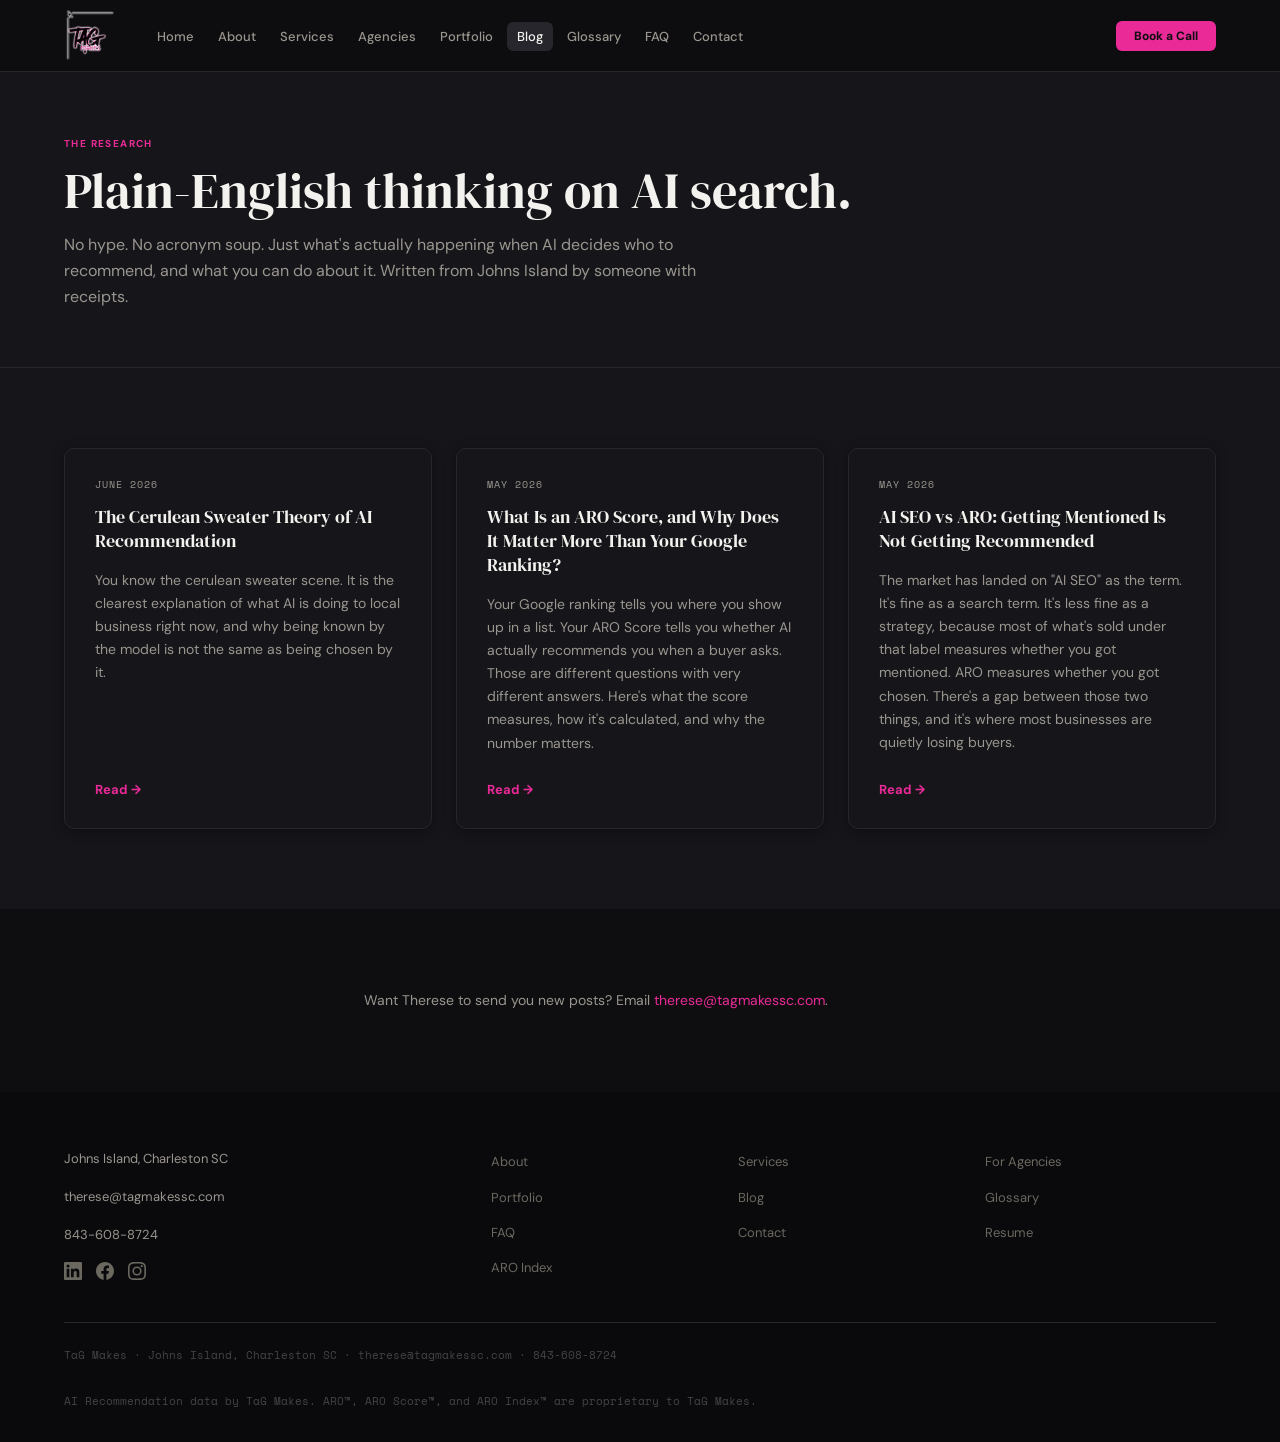
<file: blog.html>
<!DOCTYPE html>
<html lang="en">
<head>
  <meta charset="UTF-8">
  <meta name="viewport" content="width=device-width, initial-scale=1.0">
  <title>Blog | TaG Makes: Plain-English Thinking on AI Search</title>
  <meta name="description" content="No hype. No acronym soup. Just what's actually happening when AI decides who to recommend, and what you can do about it. Written from Johns Island by Therese Grittner.">
  <link rel="preconnect" href="https://fonts.googleapis.com">
  <link rel="preconnect" href="https://fonts.gstatic.com" crossorigin>
  <link href="https://fonts.googleapis.com/css2?family=DM+Serif+Display&family=DM+Sans:wght@300;400;500;600;700&family=Space+Mono:wght@400;700&display=swap" rel="stylesheet">
  <link rel="stylesheet" href="assets/css/styles.css">
  <link rel="canonical" href="https://tagmakessc.com/blog">
  <link rel="icon" type="image/png" sizes="64x64" href="assets/images/favicon-64.png">
  <link rel="icon" type="image/png" sizes="32x32" href="assets/images/favicon-32.png">
  <link rel="apple-touch-icon" href="assets/images/apple-touch-icon.png">
  <meta property="og:type" content="website">
  <meta property="og:site_name" content="TaG Makes">
  <meta property="og:title" content="Blog | TaG Makes: Plain-English Thinking on AI Search">
  <meta property="og:description" content="No hype. No acronym soup. Just what's actually happening when AI decides who to recommend, and what you can do about it.">
  <meta property="og:url" content="https://tagmakessc.com/blog">
  <meta property="og:image" content="https://tagmakessc.com/assets/images/logo.png">
  <meta name="twitter:card" content="summary">
  <meta name="twitter:title" content="Blog | TaG Makes: Plain-English Thinking on AI Search">
  <meta name="twitter:description" content="No hype. No acronym soup. Just what's actually happening when AI decides who to recommend.">

  <!-- JSON-LD: Blog -->
  <script type="application/ld+json">
  {
    "@context": "https://schema.org",
    "@type": "Blog",
    "name": "TaG Makes Blog",
    "url": "https://tagmakessc.com/blog",
    "description": "Plain-English thinking on AI search and AI Recommendation Optimization from Therese Grittner, TaG Makes.",
    "author": {
      "@type": "Person",
      "name": "Therese Grittner"
    },
    "publisher": {
      "@type": "Organization",
      "name": "TaG Makes"
    }
  }
  </script>

  <!-- JSON-LD: LocalBusiness -->
  <script type="application/ld+json">
  {
    "@context": "https://schema.org",
    "@type": "LocalBusiness",
    "name": "TaG Makes",
    "url": "https://tagmakessc.com",
    "telephone": "843-608-8724",
    "email": "therese@tagmakessc.com",
    "address": {
      "@type": "PostalAddress",
      "streetAddress": "Johns Island",
      "addressLocality": "Charleston",
      "addressRegion": "SC",
      "addressCountry": "US"
    },
    "founder": { "@type": "Person", "name": "Therese Grittner" }
  }
  </script>
</head>
<body>

  <!-- NAV -->
  <nav class="navbar">
    <div class="nav-inner">
      <a href="index.html" class="nav-logo">
        <span class="logo-shimmer"><img src="assets/images/logo-outline.png" alt="TaG Makes"></span>
      </a>
      <button class="nav-toggle" aria-label="Toggle menu">☰</button>
      <ul class="nav-links">
        <li><a href="index.html">Home</a></li>
        <li><a href="about.html">About</a></li>
        <li><a href="services.html">Services</a></li>
        <li><a href="agencies.html">Agencies</a></li>
        <li><a href="portfolio.html">Portfolio</a></li>
        <li><a href="blog.html" class="active">Blog</a></li>
        <li><a href="glossary.html">Glossary</a></li>
        <li><a href="faq.html">FAQ</a></li>
        <li><a href="contact.html">Contact</a></li>      </ul>
      <a href="https://calendar.app.google/eHQKyfF2PurXtnoN8" class="btn btn-pink btn-sm nav-cta" target="_blank" rel="noopener">Book a Call</a>
    </div>
  </nav>

  <!-- PAGE HEADER -->
  <div class="page-header">
    <div class="container">
      <div class="eyebrow">THE RESEARCH</div>
      <h1>Plain-English thinking on AI search.</h1>
      <p>No hype. No acronym soup. Just what's actually happening when AI decides who to recommend, and what you can do about it. Written from Johns Island by someone with receipts.</p>
    </div>
  </div>

  <!-- BLOG GRID -->
  <section class="section white">
    <div class="container">
      <div class="blog-grid">

        <!-- Card: Cerulean Sweater -->
        <div class="blog-card scroll-reveal">
          <div class="blog-date">June 2026</div>
          <h3>The Cerulean Sweater Theory of AI Recommendation</h3>
          <p>You know the cerulean sweater scene. It is the clearest explanation of what AI is doing to local business right now, and why being known by the model is not the same as being chosen by it.</p>
          <a href="posts/cerulean-sweater-ai-recommendation.html" class="read-more">Read &rarr;</a>
        </div>

        <!-- Card 1 -->
        <div class="blog-card scroll-reveal">
          <div class="blog-date">May 2026</div>
          <h3>What Is an ARO Score, and Why Does It Matter More Than Your Google Ranking?</h3>
          <p>Your Google ranking tells you where you show up in a list. Your ARO Score tells you whether AI actually recommends you when a buyer asks. Those are different questions with very different answers. Here's what the score measures, how it's calculated, and why the number matters.</p>
          <a href="posts/what-is-an-aro-score.html" class="read-more">Read &rarr;</a>
        </div>

        <!-- Card 2 -->
        <div class="blog-card scroll-reveal">
          <div class="blog-date">May 2026</div>
          <h3>AI SEO vs ARO: Getting Mentioned Is Not Getting Recommended</h3>
          <p>The market has landed on "AI SEO" as the term. It's fine as a search term. It's less fine as a strategy, because most of what's sold under that label measures whether you got mentioned. ARO measures whether you got chosen. There's a gap between those two things, and it's where most businesses are quietly losing buyers.</p>
          <a href="posts/ai-seo-vs-aro.html" class="read-more">Read &rarr;</a>
        </div>

      </div>
    </div>
  </section>

  <!-- FOOTER NOTE -->
  <section class="section cream">
    <div class="container" style="max-width: 680px;">
      <p style="color: var(--muted); font-size: 14px;">Want Therese to send you new posts? Email <a href="mailto:therese@tagmakessc.com" style="color: var(--pink);">therese@tagmakessc.com</a>.</p>
    </div>
  </section>

  <!-- FOOTER -->
  <footer class="footer">
    <div class="container">
      <div class="footer-inner">
        <div class="footer-brand">
          <p>Johns Island, Charleston SC</p>
          <p>therese@tagmakessc.com</p>
          <p>843-608-8724</p>
          <div class="footer-social">
            <a href="https://www.linkedin.com/in/therese-grittner" target="_blank" rel="noopener" aria-label="LinkedIn"><svg xmlns="http://www.w3.org/2000/svg" width="18" height="18" viewBox="0 0 24 24" fill="currentColor"><path d="M20.447 20.452h-3.554v-5.569c0-1.328-.027-3.037-1.852-3.037-1.853 0-2.136 1.445-2.136 2.939v5.667H9.351V9h3.414v1.561h.046c.477-.9 1.637-1.85 3.37-1.85 3.601 0 4.267 2.37 4.267 5.455v6.286zM5.337 7.433a2.062 2.062 0 01-2.063-2.065 2.064 2.064 0 112.063 2.065zm1.782 13.019H3.555V9h3.564v11.452zM22.225 0H1.771C.792 0 0 .774 0 1.729v20.542C0 23.227.792 24 1.771 24h20.451C23.2 24 24 23.227 24 22.271V1.729C24 .774 23.2 0 22.222 0h.003z"/></svg></a>
            <a href="https://www.facebook.com/profile.php?id=61569179379015" target="_blank" rel="noopener" aria-label="Facebook"><svg xmlns="http://www.w3.org/2000/svg" width="18" height="18" viewBox="0 0 24 24" fill="currentColor"><path d="M24 12.073c0-6.627-5.373-12-12-12s-12 5.373-12 12c0 5.99 4.388 10.954 10.125 11.854v-8.385H7.078v-3.47h3.047V9.43c0-3.007 1.792-4.669 4.533-4.669 1.312 0 2.686.235 2.686.235v2.953H15.83c-1.491 0-1.956.925-1.956 1.874v2.25h3.328l-.532 3.47h-2.796v8.385C19.612 23.027 24 18.062 24 12.073z"/></svg></a>
            <a href="https://www.instagram.com/tagmakes_it/" target="_blank" rel="noopener" aria-label="Instagram"><svg xmlns="http://www.w3.org/2000/svg" width="18" height="18" viewBox="0 0 24 24" fill="currentColor"><path d="M12 2.163c3.204 0 3.584.012 4.85.07 3.252.148 4.771 1.691 4.919 4.919.058 1.265.069 1.645.069 4.849 0 3.205-.012 3.584-.069 4.849-.149 3.225-1.664 4.771-4.919 4.919-1.266.058-1.644.07-4.85.07-3.204 0-3.584-.012-4.849-.07-3.26-.149-4.771-1.699-4.919-4.92-.058-1.265-.07-1.644-.07-4.849 0-3.204.013-3.583.07-4.849.149-3.227 1.664-4.771 4.919-4.919 1.266-.057 1.645-.069 4.849-.069zM12 0C8.741 0 8.333.014 7.053.072 2.695.272.273 2.69.073 7.052.014 8.333 0 8.741 0 12c0 3.259.014 3.668.072 4.948.2 4.358 2.618 6.78 6.98 6.98C8.333 23.986 8.741 24 12 24c3.259 0 3.668-.014 4.948-.072 4.354-.2 6.782-2.618 6.979-6.98.059-1.28.073-1.689.073-4.948 0-3.259-.014-3.667-.072-4.947-.196-4.354-2.617-6.78-6.979-6.98C15.668.014 15.259 0 12 0zm0 5.838a6.162 6.162 0 100 12.324 6.162 6.162 0 000-12.324zM12 16a4 4 0 110-8 4 4 0 010 8zm6.406-11.845a1.44 1.44 0 100 2.881 1.44 1.44 0 000-2.881z"/></svg></a>
          </div>
        </div>
        <div class="footer-links">
          <a href="about.html">About</a>
          <a href="services.html">Services</a>
          <a href="agencies.html">For Agencies</a>
          <a href="portfolio.html">Portfolio</a>
          <a href="blog.html">Blog</a>
          <a href="glossary.html">Glossary</a>
          <a href="faq.html">FAQ</a>
          <a href="contact.html">Contact</a>
          <a href="resume.html">Resume</a>
          <a href="https://aroindex.com" target="_blank" rel="noopener">ARO Index</a>
        </div>
      </div>
      <div class="footer-bottom">
        <p>TaG Makes · Johns Island, Charleston SC · therese@tagmakessc.com · 843-608-8724</p>
        <p>AI Recommendation data by TaG Makes. ARO™, ARO Score™, and ARO Index™ are proprietary to TaG Makes.</p>
      </div>
    </div>
  </footer>

  <script src="assets/js/main.js?v=20260917"></script>
</body>
</html>
</file>
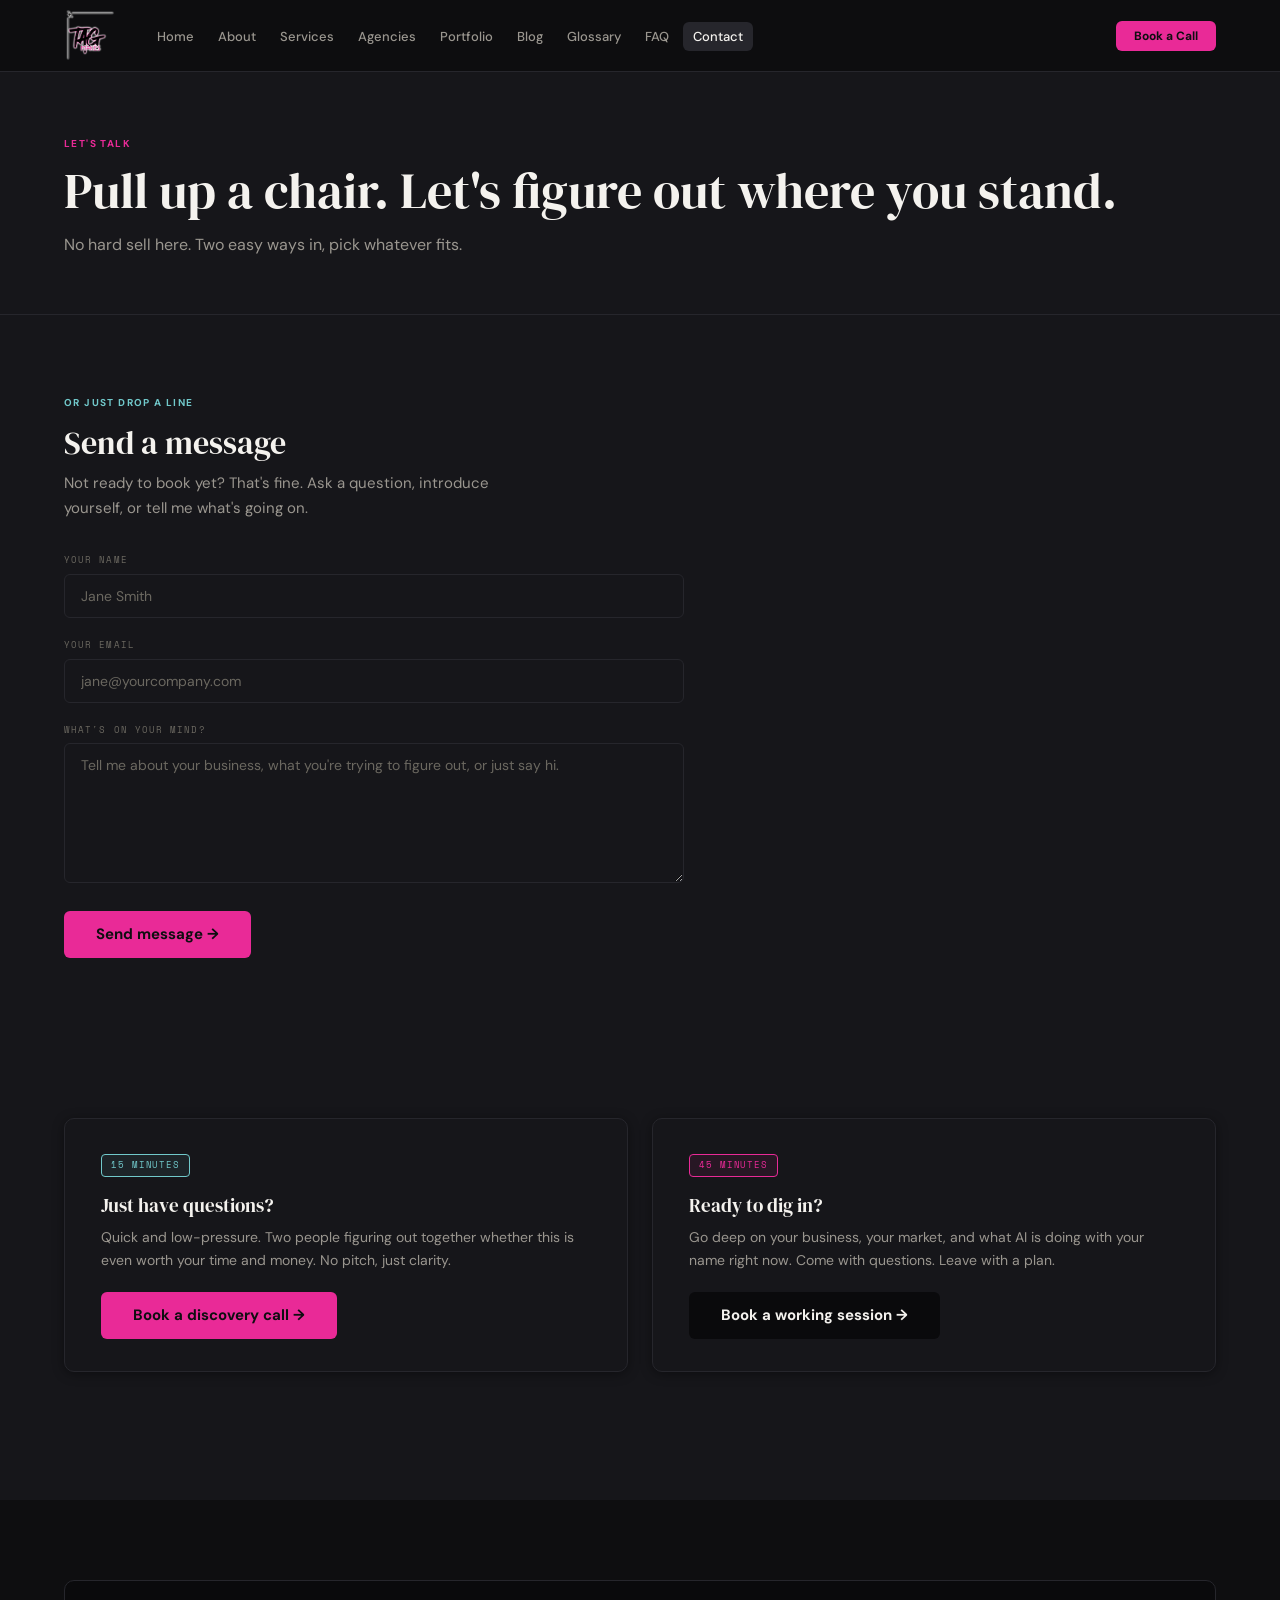
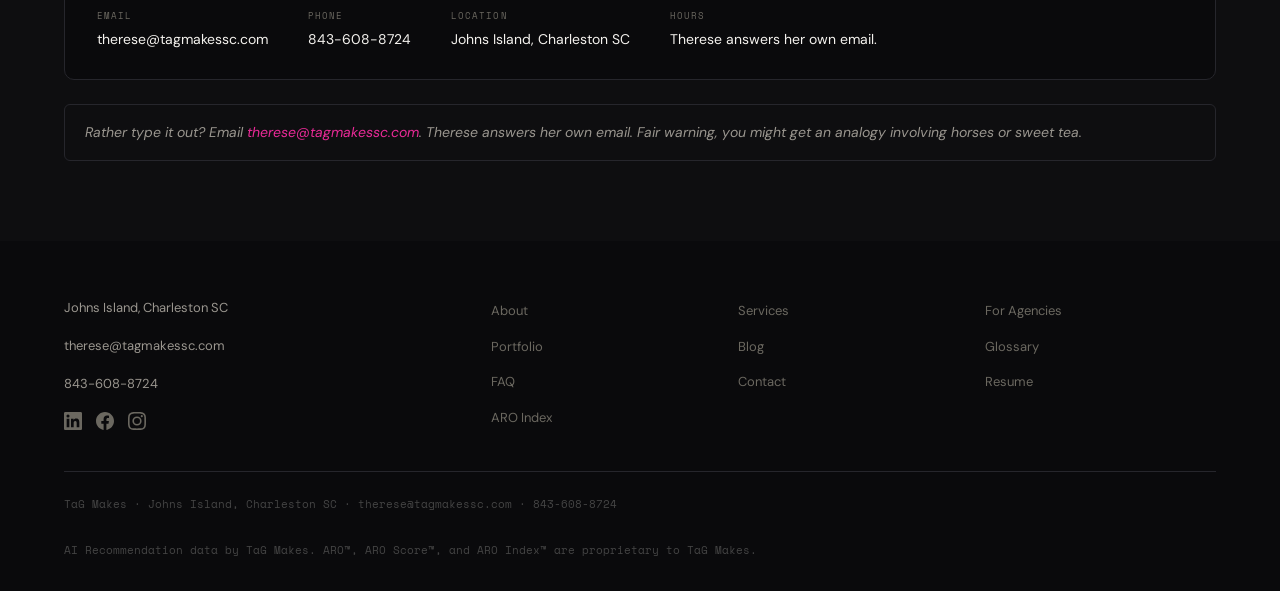
<file: contact.html>
<!DOCTYPE html>
<html lang="en">
<head>
  <meta charset="UTF-8">
  <meta name="viewport" content="width=device-width, initial-scale=1.0">
  <title>Contact | TaG Makes: Book a Discovery Call</title>
  <meta name="description" content="Book a 15-minute discovery call or 45-minute working session with Therese Grittner. TaG Makes, Johns Island Charleston. therese@tagmakessc.com · 843-608-8724">
  <link rel="preconnect" href="https://fonts.googleapis.com">
  <link rel="preconnect" href="https://fonts.gstatic.com" crossorigin>
  <link href="https://fonts.googleapis.com/css2?family=DM+Serif+Display&family=DM+Sans:wght@300;400;500;600;700&family=Space+Mono:wght@400;700&display=swap" rel="stylesheet">
  <link rel="stylesheet" href="assets/css/styles.css">
  <link rel="canonical" href="https://tagmakessc.com/contact">
  <link rel="icon" type="image/png" sizes="64x64" href="assets/images/favicon-64.png">
  <link rel="icon" type="image/png" sizes="32x32" href="assets/images/favicon-32.png">
  <link rel="apple-touch-icon" href="assets/images/apple-touch-icon.png">
  <meta property="og:type" content="website">
  <meta property="og:site_name" content="TaG Makes">
  <meta property="og:title" content="Contact | TaG Makes: Book a Discovery Call">
  <meta property="og:description" content="Book a 15-minute discovery call or 45-minute working session with Therese Grittner. TaG Makes, Johns Island Charleston. therese@tagmakessc.com · 843-608-8724">
  <meta property="og:url" content="https://tagmakessc.com/contact">
  <meta property="og:image" content="https://tagmakessc.com/assets/images/logo.png">
  <meta name="twitter:card" content="summary">
  <meta name="twitter:title" content="Contact | TaG Makes: Book a Discovery Call">
  <meta name="twitter:description" content="Book a call or drop a line. Therese Grittner, TaG Makes, Johns Island Charleston.">

  <!-- JSON-LD Schema -->
  <script type="application/ld+json">
  {
    "@context": "https://schema.org",
    "@type": "ContactPage",
    "url": "https://tagmakessc.com/contact",
    "name": "Contact TaG Makes",
    "mainEntity": {
      "@id": "https://tagmakessc.com/#organization"
    }
  }
  </script>
</head>
<body>

  <!-- NAV -->
  <nav class="navbar">
    <div class="nav-inner">
      <a href="index.html" class="nav-logo">
        <span class="logo-shimmer"><img src="assets/images/logo-outline.png" alt="TaG Makes"></span>
      </a>
      <button class="nav-toggle" aria-label="Toggle menu">☰</button>
      <ul class="nav-links">
        <li><a href="index.html">Home</a></li>
        <li><a href="about.html">About</a></li>
        <li><a href="services.html">Services</a></li>
        <li><a href="agencies.html">Agencies</a></li>
        <li><a href="portfolio.html">Portfolio</a></li>
        <li><a href="blog.html">Blog</a></li>
        <li><a href="glossary.html">Glossary</a></li>
        <li><a href="faq.html">FAQ</a></li>
        <li><a href="contact.html">Contact</a></li>      </ul>
      <a href="https://calendar.app.google/eHQKyfF2PurXtnoN8" class="btn btn-pink btn-sm nav-cta" target="_blank" rel="noopener">Book a Call</a>
    </div>
  </nav>

  <!-- PAGE HEADER -->
  <div class="page-header">
    <div class="container">
      <div class="eyebrow">LET'S TALK</div>
      <h1>Pull up a chair. Let's figure out where you stand.</h1>
      <p>No hard sell here. Two easy ways in, pick whatever fits.</p>
    </div>
  </div>

  <!-- CONTACT FORM -->
  <section class="section white">
    <div class="container">
      <div class="scroll-reveal contact-form-wrap">
        <div class="eyebrow" style="color: var(--teal); margin-bottom: 12px;">OR JUST DROP A LINE</div>
        <h2 style="margin-bottom: 8px;">Send a message</h2>
        <p style="color: var(--muted); margin-bottom: 32px; max-width: 480px;">Not ready to book yet? That's fine. Ask a question, introduce yourself, or tell me what's going on.</p>

        <form id="contactForm">
          <input type="hidden" name="access_key" value="aa88aa3b-3b18-4d58-91c3-280de1b0d4ef">
          <input type="hidden" name="subject" value="New message from tagmakessc.com">
          <input type="hidden" name="redirect" value="false">
          <input type="checkbox" name="botcheck" style="display: none;" tabindex="-1" autocomplete="off">

          <div class="form-group">
            <label for="contact-name">Your name</label>
            <input type="text" id="contact-name" name="name" placeholder="Jane Smith" required>
          </div>

          <div class="form-group">
            <label for="contact-email">Your email</label>
            <input type="email" id="contact-email" name="email" placeholder="jane@yourcompany.com" required>
          </div>

          <div class="form-group">
            <label for="contact-message">What's on your mind?</label>
            <textarea id="contact-message" name="message" placeholder="Tell me about your business, what you're trying to figure out, or just say hi." required></textarea>
          </div>

          <button type="submit" class="btn btn-pink btn-lg" id="formSubmit">Send message →</button>

          <div class="form-success" id="formSuccess">
            Got it. Therese answers her own email, so expect a real reply — not a sequence.
          </div>
          <div class="form-error" id="formError">
            Something went wrong. Try emailing <a href="mailto:therese@tagmakessc.com" style="color: var(--pink);">therese@tagmakessc.com</a> directly.
          </div>
        </form>
      </div>
    </div>
  </section>

  <!-- CONTACT METHODS -->
  <section class="section white">
    <div class="container">
      <div class="contact-methods">

        <div class="contact-card">
          <span class="research-tag teal" style="margin-bottom: 16px; display: inline-flex;">15 MINUTES</span>
          <h3>Just have questions?</h3>
          <p>Quick and low-pressure. Two people figuring out together whether this is even worth your time and money. No pitch, just clarity.</p>
          <a href="https://calendar.app.google/eHQKyfF2PurXtnoN8" class="btn btn-pink btn-lg" target="_blank" rel="noopener">Book a discovery call →</a>
        </div>

        <div class="contact-card">
          <span class="research-tag pink" style="margin-bottom: 16px; display: inline-flex;">45 MINUTES</span>
          <h3>Ready to dig in?</h3>
          <p>Go deep on your business, your market, and what AI is doing with your name right now. Come with questions. Leave with a plan.</p>
          <a href="https://calendar.app.google/Xv2R9R2SKgbrwDWX9" class="btn btn-dark btn-lg" target="_blank" rel="noopener">Book a working session →</a>
        </div>

      </div>
    </div>
  </section>

  <!-- EMAIL / DETAILS -->
  <section class="section cream">
    <div class="container">
      <div class="scroll-reveal">
        <div class="contact-details">
          <div class="contact-detail-item">
            <div class="label">EMAIL</div>
            <a href="mailto:therese@tagmakessc.com">therese@tagmakessc.com</a>
          </div>
          <div class="contact-detail-item">
            <div class="label">PHONE</div>
            <a href="tel:8436088724">843-608-8724</a>
          </div>
          <div class="contact-detail-item">
            <div class="label">LOCATION</div>
            <span>Johns Island, Charleston SC</span>
          </div>
          <div class="contact-detail-item">
            <div class="label">HOURS</div>
            <span>Therese answers her own email.</span>
          </div>
        </div>

        <div class="card-inner" style="margin-top: 24px;">
          <p style="font-style: italic; color: var(--muted); font-size: 14px; margin: 0;">Rather type it out? Email <a href="mailto:therese@tagmakessc.com" style="color: var(--pink);">therese@tagmakessc.com</a>. Therese answers her own email. Fair warning, you might get an analogy involving horses or sweet tea.</p>
        </div>
      </div>
    </div>
  </section>

  <!-- FOOTER -->
  <footer class="footer">
    <div class="container">
      <div class="footer-inner">
        <div class="footer-brand">
          
          <p>Johns Island, Charleston SC</p>
          <p>therese@tagmakessc.com</p>
          <p>843-608-8724</p>
          <div class="footer-social">
            <a href="https://www.linkedin.com/in/therese-grittner" target="_blank" rel="noopener" aria-label="LinkedIn"><svg xmlns="http://www.w3.org/2000/svg" width="18" height="18" viewBox="0 0 24 24" fill="currentColor"><path d="M20.447 20.452h-3.554v-5.569c0-1.328-.027-3.037-1.852-3.037-1.853 0-2.136 1.445-2.136 2.939v5.667H9.351V9h3.414v1.561h.046c.477-.9 1.637-1.85 3.37-1.85 3.601 0 4.267 2.37 4.267 5.455v6.286zM5.337 7.433a2.062 2.062 0 01-2.063-2.065 2.064 2.064 0 112.063 2.065zm1.782 13.019H3.555V9h3.564v11.452zM22.225 0H1.771C.792 0 0 .774 0 1.729v20.542C0 23.227.792 24 1.771 24h20.451C23.2 24 24 23.227 24 22.271V1.729C24 .774 23.2 0 22.222 0h.003z"/></svg></a>
            <a href="https://www.facebook.com/profile.php?id=61569179379015" target="_blank" rel="noopener" aria-label="Facebook"><svg xmlns="http://www.w3.org/2000/svg" width="18" height="18" viewBox="0 0 24 24" fill="currentColor"><path d="M24 12.073c0-6.627-5.373-12-12-12s-12 5.373-12 12c0 5.99 4.388 10.954 10.125 11.854v-8.385H7.078v-3.47h3.047V9.43c0-3.007 1.792-4.669 4.533-4.669 1.312 0 2.686.235 2.686.235v2.953H15.83c-1.491 0-1.956.925-1.956 1.874v2.25h3.328l-.532 3.47h-2.796v8.385C19.612 23.027 24 18.062 24 12.073z"/></svg></a>
            <a href="https://www.instagram.com/tagmakes_it/" target="_blank" rel="noopener" aria-label="Instagram"><svg xmlns="http://www.w3.org/2000/svg" width="18" height="18" viewBox="0 0 24 24" fill="currentColor"><path d="M12 2.163c3.204 0 3.584.012 4.85.07 3.252.148 4.771 1.691 4.919 4.919.058 1.265.069 1.645.069 4.849 0 3.205-.012 3.584-.069 4.849-.149 3.225-1.664 4.771-4.919 4.919-1.266.058-1.644.07-4.85.07-3.204 0-3.584-.012-4.849-.07-3.26-.149-4.771-1.699-4.919-4.92-.058-1.265-.07-1.644-.07-4.849 0-3.204.013-3.583.07-4.849.149-3.227 1.664-4.771 4.919-4.919 1.266-.057 1.645-.069 4.849-.069zM12 0C8.741 0 8.333.014 7.053.072 2.695.272.273 2.69.073 7.052.014 8.333 0 8.741 0 12c0 3.259.014 3.668.072 4.948.2 4.358 2.618 6.78 6.98 6.98C8.333 23.986 8.741 24 12 24c3.259 0 3.668-.014 4.948-.072 4.354-.2 6.782-2.618 6.979-6.98.059-1.28.073-1.689.073-4.948 0-3.259-.014-3.667-.072-4.947-.196-4.354-2.617-6.78-6.979-6.98C15.668.014 15.259 0 12 0zm0 5.838a6.162 6.162 0 100 12.324 6.162 6.162 0 000-12.324zM12 16a4 4 0 110-8 4 4 0 010 8zm6.406-11.845a1.44 1.44 0 100 2.881 1.44 1.44 0 000-2.881z"/></svg></a>
          </div>
        </div>
        <div class="footer-links">
          <a href="about.html">About</a>
          <a href="services.html">Services</a>
          <a href="agencies.html">For Agencies</a>
          <a href="portfolio.html">Portfolio</a>
          <a href="blog.html">Blog</a>
          <a href="glossary.html">Glossary</a>
          <a href="faq.html">FAQ</a>
          <a href="contact.html">Contact</a>
          <a href="resume.html">Resume</a>
          <a href="https://aroindex.com" target="_blank" rel="noopener">ARO Index</a>
        </div>
      </div>
      <div class="footer-bottom">
        <p>TaG Makes · Johns Island, Charleston SC · therese@tagmakessc.com · 843-608-8724</p>
        <p>AI Recommendation data by TaG Makes. ARO™, ARO Score™, and ARO Index™ are proprietary to TaG Makes.</p>
      </div>
    </div>
  </footer>

  <script src="assets/js/main.js?v=20260917"></script>
</body>
</html>
</file>
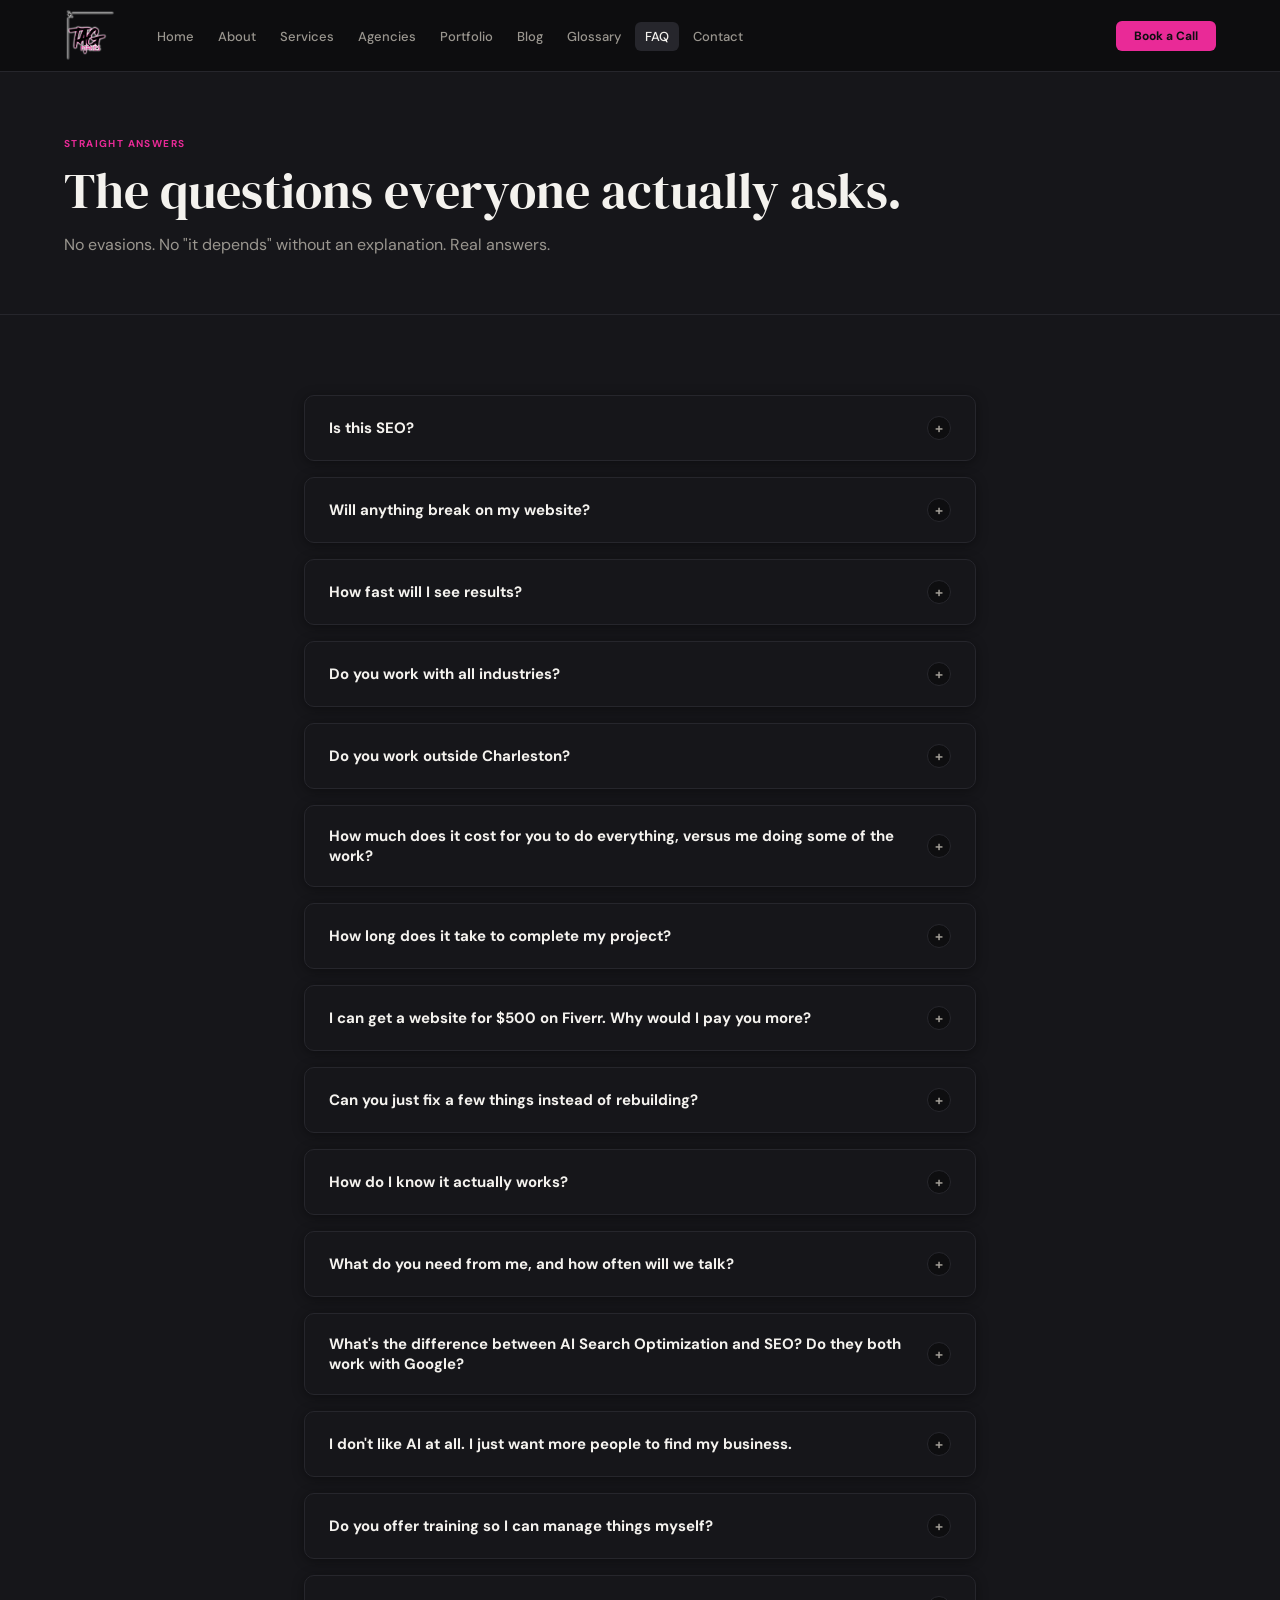
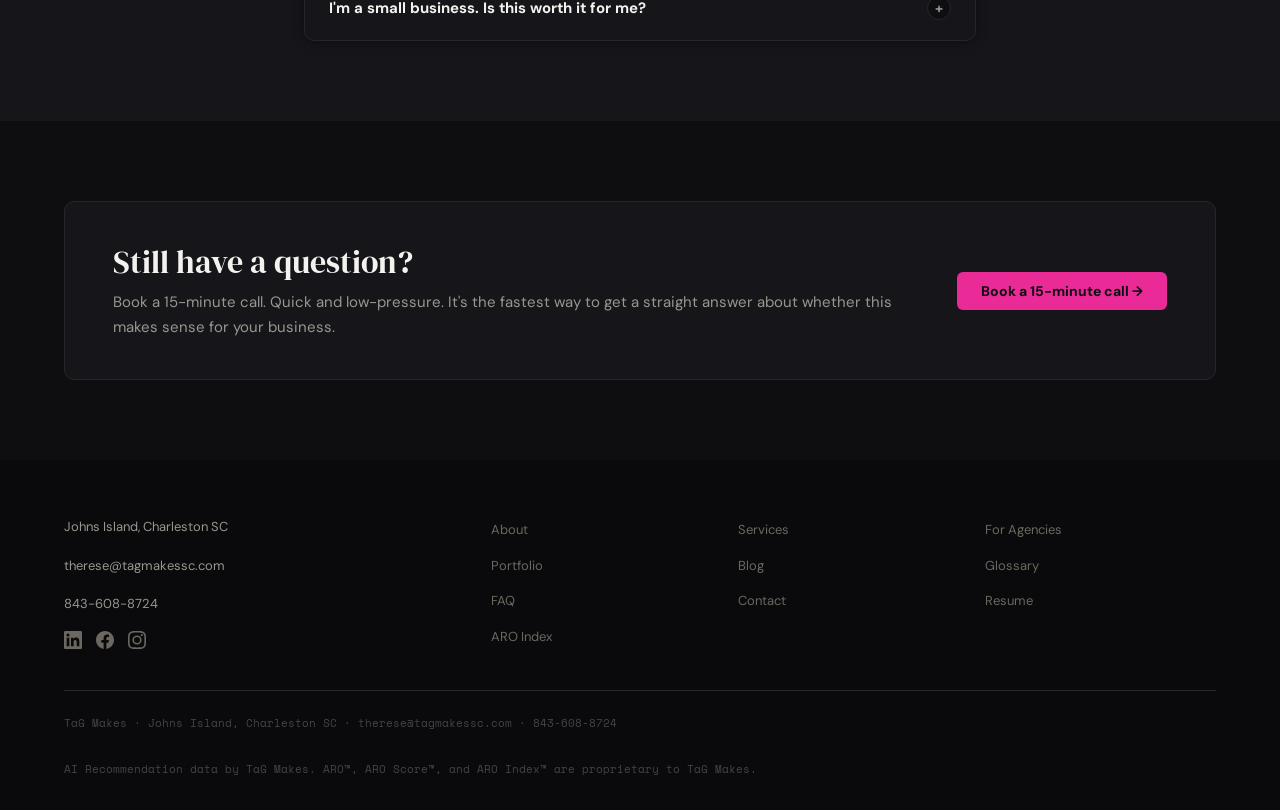
<file: faq.html>
<!DOCTYPE html>
<html lang="en">
<head>
  <meta charset="UTF-8">
  <meta name="viewport" content="width=device-width, initial-scale=1.0">
  <title>FAQ | TaG Makes: AI Recommendation Optimization</title>
  <meta name="description" content="Straight answers to the questions everyone actually asks about AI recommendation optimization, ARO, pricing, timelines, and what makes TaG Makes different.">
  <link rel="preconnect" href="https://fonts.googleapis.com">
  <link rel="preconnect" href="https://fonts.gstatic.com" crossorigin>
  <link href="https://fonts.googleapis.com/css2?family=DM+Serif+Display&family=DM+Sans:wght@300;400;500;600;700&family=Space+Mono:wght@400;700&display=swap" rel="stylesheet">
  <link rel="stylesheet" href="assets/css/styles.css">
  <link rel="canonical" href="https://tagmakessc.com/faq">
  <link rel="icon" type="image/png" sizes="64x64" href="assets/images/favicon-64.png">
  <link rel="icon" type="image/png" sizes="32x32" href="assets/images/favicon-32.png">
  <link rel="apple-touch-icon" href="assets/images/apple-touch-icon.png">
  <meta property="og:type" content="website">
  <meta property="og:site_name" content="TaG Makes">
  <meta property="og:title" content="FAQ | TaG Makes: AI Recommendation Optimization">
  <meta property="og:description" content="Straight answers to the questions everyone actually asks about AI recommendation optimization, ARO, pricing, timelines, and what makes TaG Makes different.">
  <meta property="og:url" content="https://tagmakessc.com/faq">
  <meta property="og:image" content="https://tagmakessc.com/assets/images/logo.png">
  <meta name="twitter:card" content="summary">
  <meta name="twitter:title" content="FAQ | TaG Makes: AI Recommendation Optimization">
  <meta name="twitter:description" content="Straight answers about AI recommendation optimization, ARO, pricing, timelines, and what makes TaG Makes different.">

  <!-- JSON-LD: WebPage -->
  <script type="application/ld+json">
  {
    "@context": "https://schema.org",
    "@type": "WebPage",
    "name": "FAQ | TaG Makes: AI Recommendation Optimization",
    "url": "https://tagmakessc.com/faq",
    "description": "Straight answers to the questions everyone actually asks about AI recommendation optimization, ARO, pricing, timelines, and what makes TaG Makes different.",
    "isPartOf": {
      "@id": "https://tagmakessc.com/#website"
    },
    "author": {
      "@id": "https://tagmakessc.com/#therese"
    },
    "publisher": {
      "@id": "https://tagmakessc.com/#organization"
    },
    "speakable": {
      "@type": "SpeakableSpecification",
      "cssSelector": ["h1", ".faq-answer"]
    }
  }
  </script>

  <!-- JSON-LD: FAQPage -->
  <script type="application/ld+json">
  {
    "@context": "https://schema.org",
    "@type": "FAQPage",
    "mainEntity": [
      {
        "@type": "Question",
        "name": "Is this SEO?",
        "acceptedAnswer": {
          "@type": "Answer",
          "text": "No. SEO helps search engines rank you in a list of links. ARO makes AI assistants understand and recommend your business when someone asks for what you offer. Different question, different methods, different result."
        }
      },
      {
        "@type": "Question",
        "name": "Will anything break on my website?",
        "acceptedAnswer": {
          "@type": "Answer",
          "text": "No. Every change is structural, content-based, or additive. Nothing gets torn out from under you."
        }
      },
      {
        "@type": "Question",
        "name": "How fast will I see results?",
        "acceptedAnswer": {
          "@type": "Answer",
          "text": "Most clients see AI tools recommending them within two to six weeks of implementation, often sooner."
        }
      },
      {
        "@type": "Question",
        "name": "Do you work with all industries?",
        "acceptedAnswer": {
          "@type": "Answer",
          "text": "Yes, though contractors, med spas, home services, hospitality, and boutique local businesses tend to see the biggest immediate lift. One catch: only one business per niche per market, so no two competitors get optimized against each other. The spot in your category is either open or it isn't."
        }
      },
      {
        "@type": "Question",
        "name": "Do you work outside Charleston?",
        "acceptedAnswer": {
          "@type": "Answer",
          "text": "Yes, with a specialty in the South Carolina Lowcountry. The methodology works anywhere. The local knowledge is sharpest here."
        }
      },
      {
        "@type": "Question",
        "name": "How much does it cost for you to do everything, versus me doing some of the work?",
        "acceptedAnswer": {
          "@type": "Answer",
          "text": "Full-service, where Therese handles everything, starts at $6,000 and scales with scope. Want to handle some pieces yourself, like gathering content or supplying images? That can trim 20 to 30 percent. The trade-off is time. Full-service finishes in about two to three weeks. When clients handle portions themselves, it stretches to six to eight, because the project moves at the speed of your involvement. Most owners pick full-service so they can run their business instead of learning web design. Payment plans available."
        }
      },
      {
        "@type": "Question",
        "name": "How long does it take to complete my project?",
        "acceptedAnswer": {
          "@type": "Answer",
          "text": "Most full builds run two to three weeks start to launch, and many finish within a week of receiving your deliverables. Timeline depends on how fast you give feedback. Respond within 24 hours and projects stay on track. Take a week to review and the project takes longer. It moves at your pace."
        }
      },
      {
        "@type": "Question",
        "name": "I can get a website for $500 on Fiverr. Why would I pay you more?",
        "acceptedAnswer": {
          "@type": "Answer",
          "text": "Because you're not paying for a website. You're paying for positioning, structure, and proof that AI recommends you. A $500 template looks okay and does nothing. It won't surface in AI search, won't convert visitors, won't generate leads. It's a template with your logo on it. TaG Makes builds sites engineered to get recommended by AI, convert real visitors, and back it with data from the ARO Index. If you just need something cheap and fast, Fiverr is fine. If you want a site that earns, that's a different conversation."
        }
      },
      {
        "@type": "Question",
        "name": "Can you just fix a few things instead of rebuilding?",
        "acceptedAnswer": {
          "@type": "Answer",
          "text": "Sometimes, and Therese will tell you honestly which makes sense. If your site is on WordPress and needs content or minor tweaks, small fixes run $500 to $1,500. If it needs more than that but isn't a ground-up case, the $2,997 refresh covers a Fix Pack diagnosis plus the actual work. If your site lives on Wix, Squarespace, or Gamma and you want real AI optimization, you'll need a rebuild, because those platforms block the technical changes that matter. Book a discovery call and you'll get a straight answer, not an upsell."
        }
      },
      {
        "@type": "Question",
        "name": "How do I know it actually works?",
        "acceptedAnswer": {
          "@type": "Answer",
          "text": "Therese tested this methodology on her own business first. Her site started at an ARO Score of 20 out of 100. She rebuilt it using the same principles she uses for clients. Today it scores 94 and ranks #1 on Perplexity, Google AI, Gemini, and ChatGPT for 'AI search optimization Charleston,' every test run in incognito with no history or memory, ahead of agencies with full teams. No theory sold here, only what's been proven on a real business, with documented before-and-after data on the ARO Index results page."
        }
      },
      {
        "@type": "Question",
        "name": "What do you need from me, and how often will we talk?",
        "acceptedAnswer": {
          "@type": "Answer",
          "text": "You provide access to your current site and accounts, your content (or approval for Therese to write it), your branding, and feedback on drafts. Communication is a 30 to 60 minute kickoff call, short weekly check-ins, a final review before launch, and email for quick questions between. Most clients spend two to three hours total across the whole project."
        }
      },
      {
        "@type": "Question",
        "name": "What's the difference between AI Search Optimization and SEO? Do they both work with Google?",
        "acceptedAnswer": {
          "@type": "Answer",
          "text": "SEO ranks your site in Google's list of links, focused on keywords, backlinks, page speed, and meta descriptions. ARO makes your site the one AI tools recommend, focused on natural-language content, structured data, credibility signals, schema, and question-answer format. The key difference: Google hands you ten options, AI gives one to three specific recommendations. You need both, and the good news is they overlap. Optimizing for AI recommendation usually lifts Google rankings too."
        }
      },
      {
        "@type": "Question",
        "name": "I don't like AI at all. I just want more people to find my business.",
        "acceptedAnswer": {
          "@type": "Answer",
          "text": "Fair. You don't have to love AI to benefit from it. The reality: a growing share of searches now happen inside AI tools like ChatGPT, Claude, and Perplexity, and that number climbs every month. Younger buyers barely use Google for local searches anymore. So even if you personally can't stand AI, your future clients are using it to find businesses like yours. Not being there means losing them to whoever is. Same logic as social media. You don't have to love it to show up where your clients are."
        }
      },
      {
        "@type": "Question",
        "name": "Do you offer training so I can manage things myself?",
        "acceptedAnswer": {
          "@type": "Answer",
          "text": "Yes. Every project includes training on updating content, adding pages or posts, managing your contact forms, and basic troubleshooting. Sessions can be recorded so you can rewatch anytime, and Therese stays available by email for quick questions after launch. Want ongoing hands-off support? That's what the Monitor and Defend retainers are for."
        }
      },
      {
        "@type": "Question",
        "name": "I'm a small business. Is this worth it for me?",
        "acceptedAnswer": {
          "@type": "Answer",
          "text": "Maybe not yet, and Therese will tell you straight if it isn't. Start with your ARO Score. If AI is already recommending you, great, you don't need her yet, but you should be watching how it goes, because that can change without warning. If it isn't recommending you and you rely on people finding you, that gap is costing you quietly every day. The score tells us which it is before you commit to a thing."
        }
      }
    ]
  }
  </script>
</head>
<body>

  <!-- NAV -->
  <nav class="navbar">
    <div class="nav-inner">
      <a href="index.html" class="nav-logo">
        <span class="logo-shimmer"><img src="assets/images/logo-outline.png" alt="TaG Makes"></span>
      </a>
      <button class="nav-toggle" aria-label="Toggle menu">☰</button>
      <ul class="nav-links">
        <li><a href="index.html">Home</a></li>
        <li><a href="about.html">About</a></li>
        <li><a href="services.html">Services</a></li>
        <li><a href="agencies.html">Agencies</a></li>
        <li><a href="portfolio.html">Portfolio</a></li>
        <li><a href="blog.html">Blog</a></li>
        <li><a href="glossary.html">Glossary</a></li>
        <li><a href="faq.html">FAQ</a></li>
        <li><a href="contact.html">Contact</a></li>      </ul>
      <a href="https://calendar.app.google/eHQKyfF2PurXtnoN8" class="btn btn-pink btn-sm nav-cta" target="_blank" rel="noopener">Book a Call</a>
    </div>
  </nav>

  <!-- PAGE HEADER -->
  <div class="page-header">
    <div class="container">
      <div class="eyebrow">STRAIGHT ANSWERS</div>
      <h1>The questions everyone actually asks.</h1>
      <p>No evasions. No "it depends" without an explanation. Real answers.</p>
    </div>
  </div>

  <!-- FAQ LIST -->
  <section class="section white">
    <div class="container" style="max-width: 800px;">

      <div class="faq-list">

        <div class="faq-item">
          <button class="faq-question">
            Is this SEO?
            <span class="faq-icon">+</span>
          </button>
          <div class="faq-answer">
            No. SEO helps search engines rank you in a list of links. ARO™ makes AI assistants understand and recommend your business when someone asks for what you offer. Different question, different methods, different result.
          </div>
        </div>

        <div class="faq-item">
          <button class="faq-question">
            Will anything break on my website?
            <span class="faq-icon">+</span>
          </button>
          <div class="faq-answer">
            No. Every change is structural, content-based, or additive. Nothing gets torn out from under you.
          </div>
        </div>

        <div class="faq-item">
          <button class="faq-question">
            How fast will I see results?
            <span class="faq-icon">+</span>
          </button>
          <div class="faq-answer">
            Most clients see AI tools recommending them within two to six weeks of implementation, often sooner.
          </div>
        </div>

        <div class="faq-item">
          <button class="faq-question">
            Do you work with all industries?
            <span class="faq-icon">+</span>
          </button>
          <div class="faq-answer">
            Yes, though contractors, med spas, home services, hospitality, and boutique local businesses tend to see the biggest immediate lift. One catch: only one business per niche per market, so no two competitors get optimized against each other. The spot in your category is either open or it isn't.
          </div>
        </div>

        <div class="faq-item">
          <button class="faq-question">
            Do you work outside Charleston?
            <span class="faq-icon">+</span>
          </button>
          <div class="faq-answer">
            Yes, with a specialty in the South Carolina Lowcountry. The methodology works anywhere. The local knowledge is sharpest here.
          </div>
        </div>

        <div class="faq-item">
          <button class="faq-question">
            How much does it cost for you to do everything, versus me doing some of the work?
            <span class="faq-icon">+</span>
          </button>
          <div class="faq-answer">
            Full-service, where Therese handles everything, starts at $6,000 and scales with scope. Want to handle some pieces yourself, like gathering content or supplying images? That can trim 20 to 30 percent. The trade-off is time. Full-service finishes in about two to three weeks. When clients handle portions themselves, it stretches to six to eight, because the project moves at the speed of your involvement. Most owners pick full-service so they can run their business instead of learning web design. Payment plans available.
          </div>
        </div>

        <div class="faq-item">
          <button class="faq-question">
            How long does it take to complete my project?
            <span class="faq-icon">+</span>
          </button>
          <div class="faq-answer">
            Most full builds run two to three weeks start to launch, and many finish within a week of receiving your deliverables. Timeline depends on how fast you give feedback. Respond within 24 hours and projects stay on track. Take a week to review and the project takes longer. It moves at your pace.
          </div>
        </div>

        <div class="faq-item">
          <button class="faq-question">
            I can get a website for $500 on Fiverr. Why would I pay you more?
            <span class="faq-icon">+</span>
          </button>
          <div class="faq-answer">
            Because you're not paying for a website. You're paying for positioning, structure, and proof that AI recommends you. A $500 template looks okay and does nothing. It won't surface in AI search, won't convert visitors, won't generate leads. It's a template with your logo on it. TaG Makes builds sites engineered to get recommended by AI, convert real visitors, and back it with data from the ARO Index. If you just need something cheap and fast, Fiverr is fine. If you want a site that earns, that's a different conversation.
          </div>
        </div>

        <div class="faq-item">
          <button class="faq-question">
            Can you just fix a few things instead of rebuilding?
            <span class="faq-icon">+</span>
          </button>
          <div class="faq-answer">
            Sometimes, and Therese will tell you honestly which makes sense. If your site is on WordPress and needs content or minor tweaks, small fixes run $500 to $1,500. If it needs more than that but isn't a ground-up case, the $2,997 refresh covers a Fix Pack diagnosis plus the actual work. If your site lives on Wix, Squarespace, or Gamma and you want real AI optimization, you'll need a rebuild, because those platforms block the technical changes that matter. Book a discovery call and you'll get a straight answer, not an upsell.
          </div>
        </div>

        <div class="faq-item">
          <button class="faq-question">
            How do I know it actually works?
            <span class="faq-icon">+</span>
          </button>
          <div class="faq-answer">
            Therese tested this methodology on her own business first. Her site started at an ARO Score™ of 20 out of 100. She rebuilt it using the same principles she uses for clients. Today it scores 94 and ranks #1 on Perplexity, Google AI, Gemini, and ChatGPT for "AI search optimization Charleston," every test run in incognito with no history or memory, ahead of agencies with full teams. No theory sold here, only what's been proven on a real business, with documented before-and-after data on the ARO Index results page. Client results are on the <a href="portfolio.html">portfolio page</a>.
          </div>
        </div>

        <div class="faq-item">
          <button class="faq-question">
            What do you need from me, and how often will we talk?
            <span class="faq-icon">+</span>
          </button>
          <div class="faq-answer">
            You provide access to your current site and accounts, your content (or approval for Therese to write it), your branding, and feedback on drafts. Communication is a 30 to 60 minute kickoff call, short weekly check-ins, a final review before launch, and email for quick questions between. Most clients spend two to three hours total across the whole project.
          </div>
        </div>

        <div class="faq-item">
          <button class="faq-question">
            What's the difference between AI Search Optimization and SEO? Do they both work with Google?
            <span class="faq-icon">+</span>
          </button>
          <div class="faq-answer">
            SEO ranks your site in Google's list of links, focused on keywords, backlinks, page speed, and meta descriptions. ARO makes your site the one AI tools recommend, focused on natural-language content, structured data, credibility signals, schema, and question-answer format. The key difference: Google hands you ten options, AI gives one to three specific recommendations. You need both, and the good news is they overlap. Optimizing for AI recommendation usually lifts Google rankings too. <a href="posts/ai-seo-vs-aro.html">Read the full breakdown →</a>
          </div>
        </div>

        <div class="faq-item">
          <button class="faq-question">
            I don't like AI at all. I just want more people to find my business.
            <span class="faq-icon">+</span>
          </button>
          <div class="faq-answer">
            Fair. You don't have to love AI to benefit from it. The reality: a growing share of searches now happen inside AI tools like ChatGPT, Claude, and Perplexity, and that number climbs every month. Younger buyers barely use Google for local searches anymore. So even if you personally can't stand AI, your future clients are using it to find businesses like yours. Not being there means losing them to whoever is. Same logic as social media. You don't have to love it to show up where your clients are.
          </div>
        </div>

        <div class="faq-item">
          <button class="faq-question">
            Do you offer training so I can manage things myself?
            <span class="faq-icon">+</span>
          </button>
          <div class="faq-answer">
            Yes. Every project includes training on updating content, adding pages or posts, managing your contact forms, and basic troubleshooting. Sessions can be recorded so you can rewatch anytime, and Therese stays available by email for quick questions after launch. Want ongoing hands-off support? That's what the Monitor and Defend retainers are for.
          </div>
        </div>

        <div class="faq-item">
          <button class="faq-question">
            I'm a small business. Is this worth it for me?
            <span class="faq-icon">+</span>
          </button>
          <div class="faq-answer">
            Maybe not yet, and Therese will tell you straight if it isn't. Start with your ARO Score. If AI is already recommending you, great, you don't need her yet, but you should be watching how it goes, because that can change without warning. If it isn't recommending you and you rely on people finding you, that gap is costing you quietly every day. The score tells us which it is before you commit to a thing.
          </div>
        </div>

      </div>
    </div>
  </section>

  <!-- CTA -->
  <section class="section cream">
    <div class="container">
      <div class="cta-bar scroll-reveal">
        <div>
          <h2>Still have a question?</h2>
          <p>Book a 15-minute call. Quick and low-pressure. It's the fastest way to get a straight answer about whether this makes sense for your business.</p>
        </div>
        <div class="cta-bar-actions">
          <a href="https://calendar.app.google/eHQKyfF2PurXtnoN8" class="btn btn-pink" target="_blank" rel="noopener">Book a 15-minute call →</a>
        </div>
      </div>
    </div>
  </section>

  <!-- FOOTER -->
  <footer class="footer">
    <div class="container">
      <div class="footer-inner">
        <div class="footer-brand">
          
          <p>Johns Island, Charleston SC</p>
          <p>therese@tagmakessc.com</p>
          <p>843-608-8724</p>
          <div class="footer-social">
            <a href="https://www.linkedin.com/in/therese-grittner" target="_blank" rel="noopener" aria-label="LinkedIn"><svg xmlns="http://www.w3.org/2000/svg" width="18" height="18" viewBox="0 0 24 24" fill="currentColor"><path d="M20.447 20.452h-3.554v-5.569c0-1.328-.027-3.037-1.852-3.037-1.853 0-2.136 1.445-2.136 2.939v5.667H9.351V9h3.414v1.561h.046c.477-.9 1.637-1.85 3.37-1.85 3.601 0 4.267 2.37 4.267 5.455v6.286zM5.337 7.433a2.062 2.062 0 01-2.063-2.065 2.064 2.064 0 112.063 2.065zm1.782 13.019H3.555V9h3.564v11.452zM22.225 0H1.771C.792 0 0 .774 0 1.729v20.542C0 23.227.792 24 1.771 24h20.451C23.2 24 24 23.227 24 22.271V1.729C24 .774 23.2 0 22.222 0h.003z"/></svg></a>
            <a href="https://www.facebook.com/profile.php?id=61569179379015" target="_blank" rel="noopener" aria-label="Facebook"><svg xmlns="http://www.w3.org/2000/svg" width="18" height="18" viewBox="0 0 24 24" fill="currentColor"><path d="M24 12.073c0-6.627-5.373-12-12-12s-12 5.373-12 12c0 5.99 4.388 10.954 10.125 11.854v-8.385H7.078v-3.47h3.047V9.43c0-3.007 1.792-4.669 4.533-4.669 1.312 0 2.686.235 2.686.235v2.953H15.83c-1.491 0-1.956.925-1.956 1.874v2.25h3.328l-.532 3.47h-2.796v8.385C19.612 23.027 24 18.062 24 12.073z"/></svg></a>
            <a href="https://www.instagram.com/tagmakes_it/" target="_blank" rel="noopener" aria-label="Instagram"><svg xmlns="http://www.w3.org/2000/svg" width="18" height="18" viewBox="0 0 24 24" fill="currentColor"><path d="M12 2.163c3.204 0 3.584.012 4.85.07 3.252.148 4.771 1.691 4.919 4.919.058 1.265.069 1.645.069 4.849 0 3.205-.012 3.584-.069 4.849-.149 3.225-1.664 4.771-4.919 4.919-1.266.058-1.644.07-4.85.07-3.204 0-3.584-.012-4.849-.07-3.26-.149-4.771-1.699-4.919-4.92-.058-1.265-.07-1.644-.07-4.849 0-3.204.013-3.583.07-4.849.149-3.227 1.664-4.771 4.919-4.919 1.266-.057 1.645-.069 4.849-.069zM12 0C8.741 0 8.333.014 7.053.072 2.695.272.273 2.69.073 7.052.014 8.333 0 8.741 0 12c0 3.259.014 3.668.072 4.948.2 4.358 2.618 6.78 6.98 6.98C8.333 23.986 8.741 24 12 24c3.259 0 3.668-.014 4.948-.072 4.354-.2 6.782-2.618 6.979-6.98.059-1.28.073-1.689.073-4.948 0-3.259-.014-3.667-.072-4.947-.196-4.354-2.617-6.78-6.979-6.98C15.668.014 15.259 0 12 0zm0 5.838a6.162 6.162 0 100 12.324 6.162 6.162 0 000-12.324zM12 16a4 4 0 110-8 4 4 0 010 8zm6.406-11.845a1.44 1.44 0 100 2.881 1.44 1.44 0 000-2.881z"/></svg></a>
          </div>
        </div>
        <div class="footer-links">
          <a href="about.html">About</a>
          <a href="services.html">Services</a>
          <a href="agencies.html">For Agencies</a>
          <a href="portfolio.html">Portfolio</a>
          <a href="blog.html">Blog</a>
          <a href="glossary.html">Glossary</a>
          <a href="faq.html">FAQ</a>
          <a href="contact.html">Contact</a>
          <a href="resume.html">Resume</a>
          <a href="https://aroindex.com" target="_blank" rel="noopener">ARO Index</a>
        </div>
      </div>
      <div class="footer-bottom">
        <p>TaG Makes · Johns Island, Charleston SC · therese@tagmakessc.com · 843-608-8724</p>
        <p>AI Recommendation data by TaG Makes. ARO™, ARO Score™, and ARO Index™ are proprietary to TaG Makes.</p>
      </div>
    </div>
  </footer>

  <script src="assets/js/main.js?v=20260917"></script>
</body>
</html>
</file>
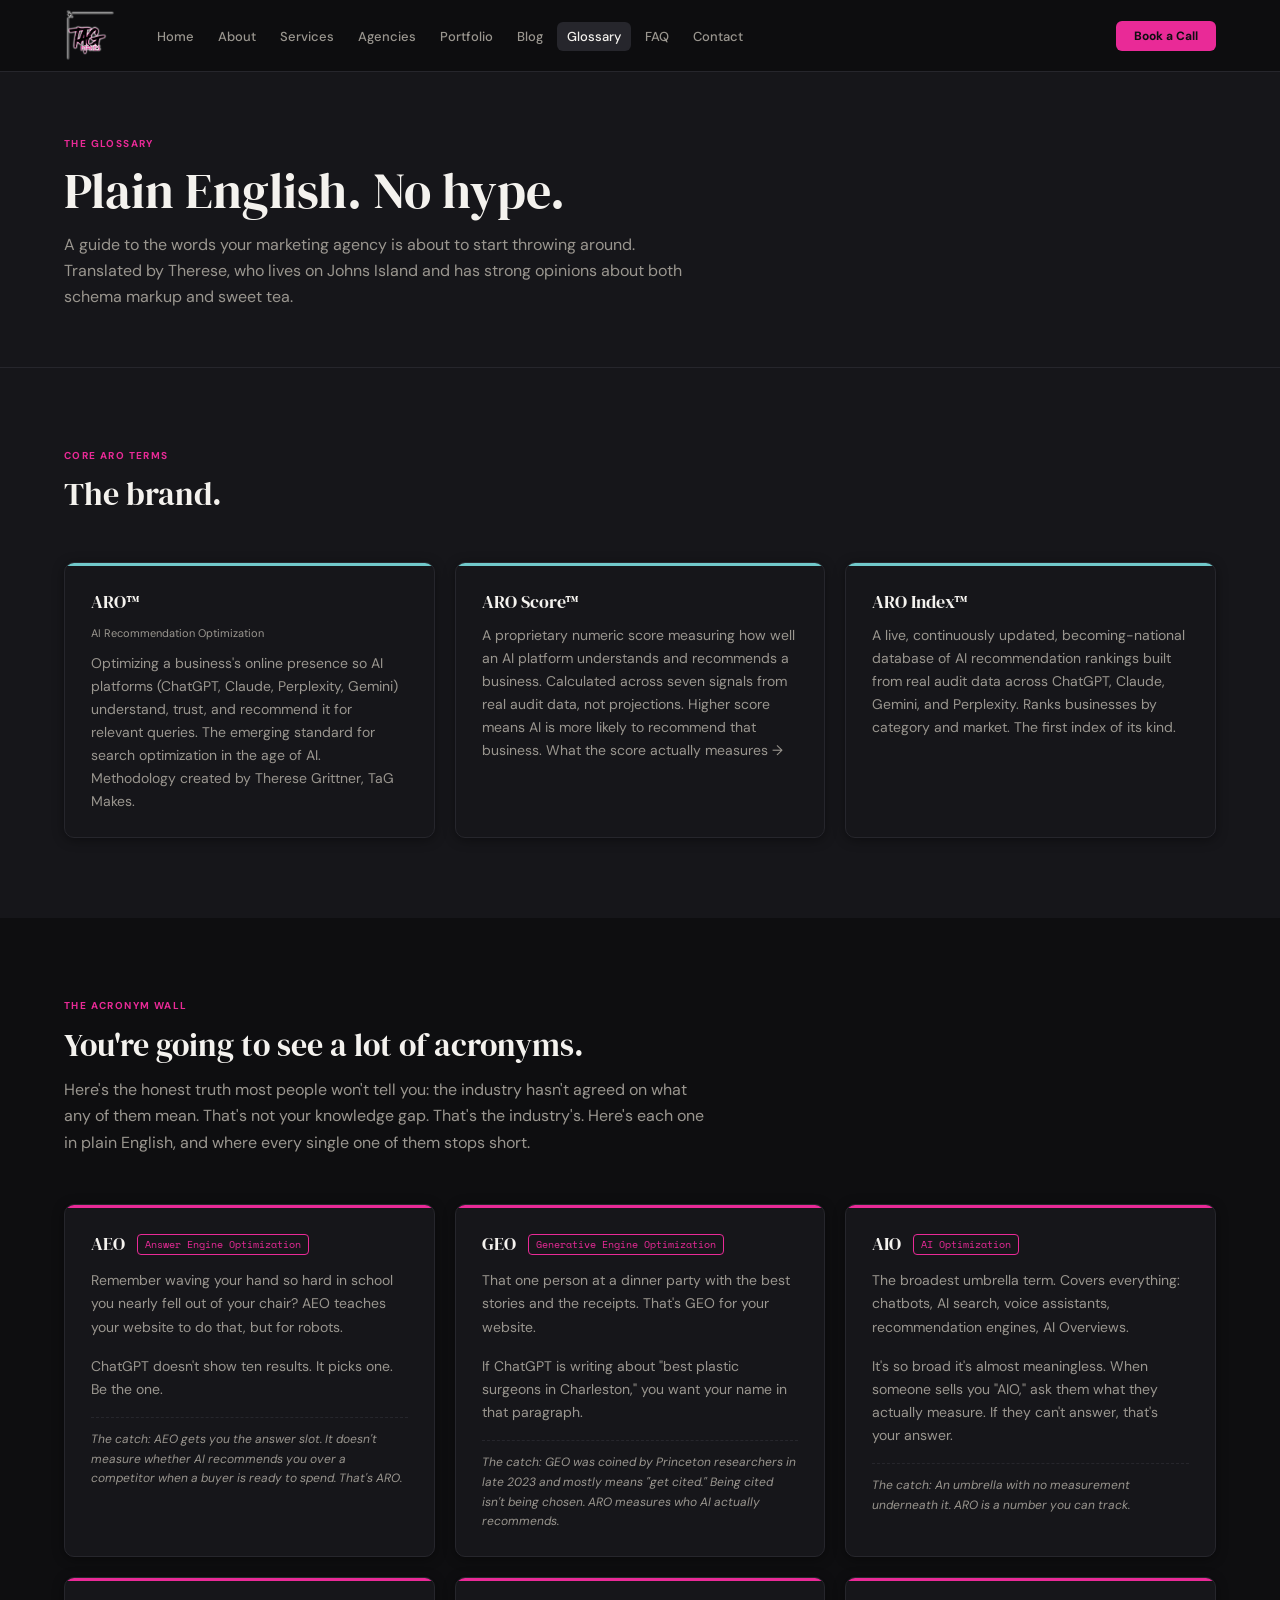
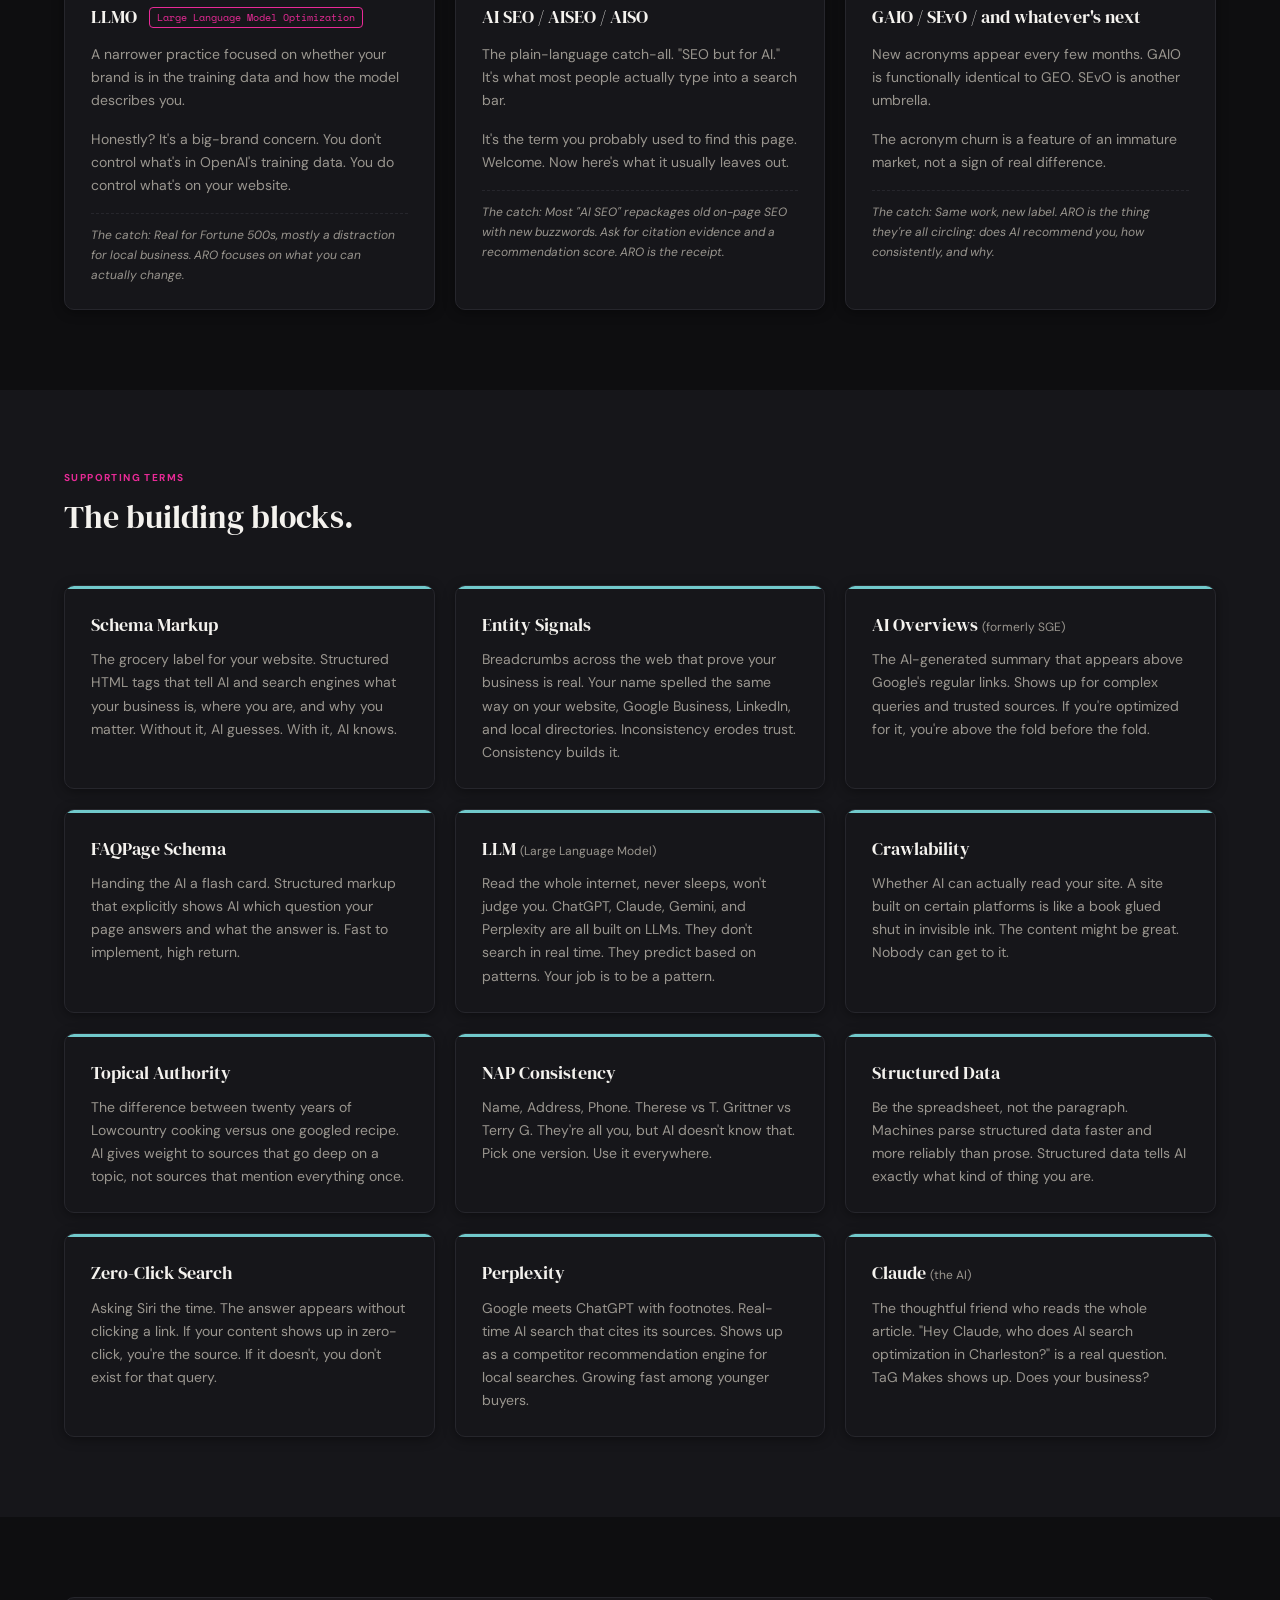
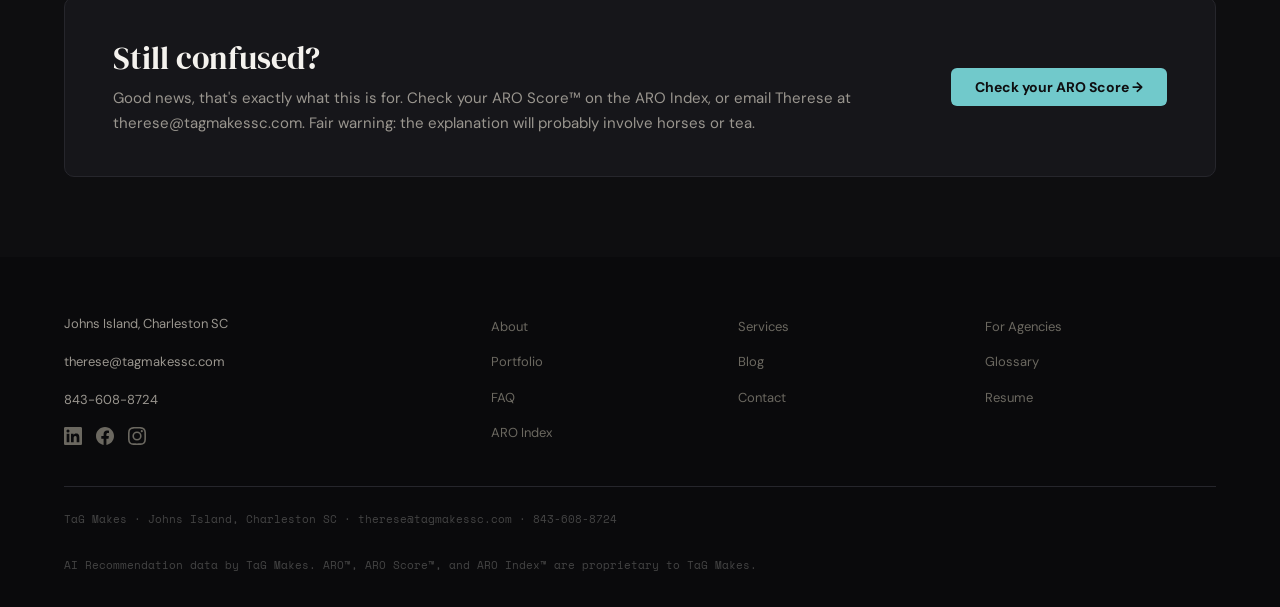
<file: glossary.html>
<!DOCTYPE html>
<html lang="en">
<head>
  <meta charset="UTF-8">
  <meta name="viewport" content="width=device-width, initial-scale=1.0">
  <title>AI Search Glossary | ARO, GEO, AEO, LLMO Explained | TaG Makes</title>
  <meta name="description" content="Plain-English guide to AI search terms: ARO, AEO, GEO, LLMO, AI SEO and more. Written by Therese Grittner of TaG Makes, Johns Island Charleston.">
  <link rel="preconnect" href="https://fonts.googleapis.com">
  <link rel="preconnect" href="https://fonts.gstatic.com" crossorigin>
  <link href="https://fonts.googleapis.com/css2?family=DM+Serif+Display&family=DM+Sans:wght@300;400;500;600;700&family=Space+Mono:wght@400;700&display=swap" rel="stylesheet">
  <link rel="stylesheet" href="assets/css/styles.css">
  <link rel="canonical" href="https://tagmakessc.com/glossary">
  <link rel="icon" type="image/png" sizes="64x64" href="assets/images/favicon-64.png">
  <link rel="icon" type="image/png" sizes="32x32" href="assets/images/favicon-32.png">
  <link rel="apple-touch-icon" href="assets/images/apple-touch-icon.png">
  <meta property="og:type" content="website">
  <meta property="og:site_name" content="TaG Makes">
  <meta property="og:title" content="AI Search Glossary | ARO, GEO, AEO, LLMO Explained | TaG Makes">
  <meta property="og:description" content="Plain-English guide to AI search terms: ARO, AEO, GEO, LLMO, AI SEO and more. Written by Therese Grittner of TaG Makes, Johns Island Charleston.">
  <meta property="og:url" content="https://tagmakessc.com/glossary">
  <meta property="og:image" content="https://tagmakessc.com/assets/images/logo.png">
  <meta name="twitter:card" content="summary">
  <meta name="twitter:title" content="AI Search Glossary | ARO, GEO, AEO, LLMO Explained">
  <meta name="twitter:description" content="Plain-English guide to AI search terms: ARO, AEO, GEO, LLMO, AI SEO and more. By Therese Grittner, TaG Makes.">

  <!-- JSON-LD: WebPage -->
  <script type="application/ld+json">
  {
    "@context": "https://schema.org",
    "@type": "WebPage",
    "name": "AI Search Glossary | ARO, GEO, AEO, LLMO Explained | TaG Makes",
    "url": "https://tagmakessc.com/glossary",
    "description": "Plain-English guide to AI search terms: ARO, AEO, GEO, LLMO, AI SEO and more. Written by Therese Grittner of TaG Makes, Johns Island Charleston.",
    "author": {
      "@type": "Person",
      "name": "Therese Grittner"
    },
    "publisher": {
      "@type": "Organization",
      "name": "TaG Makes"
    }
  }
  </script>

  <!-- JSON-LD: LocalBusiness -->
  <script type="application/ld+json">
  {
    "@context": "https://schema.org",
    "@type": "LocalBusiness",
    "name": "TaG Makes",
    "url": "https://tagmakessc.com",
    "telephone": "843-608-8724",
    "email": "therese@tagmakessc.com",
    "address": {
      "@type": "PostalAddress",
      "streetAddress": "Johns Island",
      "addressLocality": "Charleston",
      "addressRegion": "SC",
      "addressCountry": "US"
    },
    "founder": { "@type": "Person", "name": "Therese Grittner" }
  }
  </script>
</head>
<body>

  <!-- NAV -->
  <nav class="navbar">
    <div class="nav-inner">
      <a href="index.html" class="nav-logo">
        <span class="logo-shimmer"><img src="assets/images/logo-outline.png" alt="TaG Makes"></span>
      </a>
      <button class="nav-toggle" aria-label="Toggle menu">☰</button>
      <ul class="nav-links">
        <li><a href="index.html">Home</a></li>
        <li><a href="about.html">About</a></li>
        <li><a href="services.html">Services</a></li>
        <li><a href="agencies.html">Agencies</a></li>
        <li><a href="portfolio.html">Portfolio</a></li>
        <li><a href="blog.html">Blog</a></li>
        <li><a href="glossary.html">Glossary</a></li>
        <li><a href="faq.html">FAQ</a></li>
        <li><a href="contact.html">Contact</a></li>      </ul>
      <a href="https://calendar.app.google/eHQKyfF2PurXtnoN8" class="btn btn-pink btn-sm nav-cta" target="_blank" rel="noopener">Book a Call</a>
    </div>
  </nav>

  <!-- PAGE HEADER -->
  <div class="page-header dot-grid">
    <div class="container">
      <div class="eyebrow">THE GLOSSARY</div>
      <h1>Plain English. No hype.</h1>
      <p>A guide to the words your marketing agency is about to start throwing around. Translated by Therese, who lives on Johns Island and has strong opinions about both schema markup and sweet tea.</p>
    </div>
  </div>

  <!-- CORE ARO TERMS -->
  <section class="section white">
    <div class="container">
      <div class="section-header">
        <div class="eyebrow">CORE ARO TERMS</div>
        <h2>The brand.</h2>
      </div>

      <div class="glossary-grid">

        <div class="glossary-card">
          <div class="term">ARO™</div>
          <p class="text-xs text-muted" style="margin-bottom: 10px;">AI Recommendation Optimization</p>
          <p style="font-size: 14px; color: var(--muted);">Optimizing a business's online presence so AI platforms (ChatGPT, Claude, Perplexity, Gemini) understand, trust, and recommend it for relevant queries. The emerging standard for search optimization in the age of AI. Methodology created by Therese Grittner, TaG Makes.</p>
        </div>

        <div class="glossary-card">
          <div class="term">ARO Score™</div>
          <p style="font-size: 14px; color: var(--muted);">A proprietary numeric score measuring how well an AI platform understands and recommends a business. Calculated across seven signals from real audit data, not projections. Higher score means AI is more likely to recommend that business. <a href="posts/what-is-an-aro-score.html">What the score actually measures →</a></p>
        </div>

        <div class="glossary-card">
          <div class="term">ARO Index™</div>
          <p style="font-size: 14px; color: var(--muted);">A live, continuously updated, becoming-national database of AI recommendation rankings built from real audit data across ChatGPT, Claude, Gemini, and Perplexity. Ranks businesses by category and market. The first index of its kind.</p>
        </div>

      </div>
    </div>
  </section>

  <!-- ACRONYM WALL -->
  <section class="section cream">
    <div class="container">
      <div class="section-header scroll-reveal">
        <div class="eyebrow pink">THE ACRONYM WALL</div>
        <h2>You're going to see a lot of acronyms.</h2>
        <p>Here's the honest truth most people won't tell you: the industry hasn't agreed on what any of them mean. That's not your knowledge gap. That's the industry's. Here's each one in plain English, and where every single one of them stops short.</p>
      </div>

      <div class="glossary-grid scroll-reveal">

        <div class="glossary-card acronym">
          <div class="term">AEO <span class="acronym-badge">Answer Engine Optimization</span></div>
          <p style="font-size: 14px; color: var(--muted); margin-top: 10px;">Remember waving your hand so hard in school you nearly fell out of your chair? AEO teaches your website to do that, but for robots.</p>
          <p style="font-size: 14px; color: var(--muted);">ChatGPT doesn't show ten results. It picks one. Be the one.</p>
          <div class="catch">The catch: AEO gets you the answer slot. It doesn't measure whether AI recommends you over a competitor when a buyer is ready to spend. That's ARO.</div>
        </div>

        <div class="glossary-card acronym">
          <div class="term">GEO <span class="acronym-badge">Generative Engine Optimization</span></div>
          <p style="font-size: 14px; color: var(--muted); margin-top: 10px;">That one person at a dinner party with the best stories and the receipts. That's GEO for your website.</p>
          <p style="font-size: 14px; color: var(--muted);">If ChatGPT is writing about "best plastic surgeons in Charleston," you want your name in that paragraph.</p>
          <div class="catch">The catch: GEO was coined by Princeton researchers in late 2023 and mostly means "get cited." Being cited isn't being chosen. ARO measures who AI actually recommends.</div>
        </div>

        <div class="glossary-card acronym">
          <div class="term">AIO <span class="acronym-badge">AI Optimization</span></div>
          <p style="font-size: 14px; color: var(--muted); margin-top: 10px;">The broadest umbrella term. Covers everything: chatbots, AI search, voice assistants, recommendation engines, AI Overviews.</p>
          <p style="font-size: 14px; color: var(--muted);">It's so broad it's almost meaningless. When someone sells you "AIO," ask them what they actually measure. If they can't answer, that's your answer.</p>
          <div class="catch">The catch: An umbrella with no measurement underneath it. ARO is a number you can track.</div>
        </div>

        <div class="glossary-card acronym">
          <div class="term">LLMO <span class="acronym-badge">Large Language Model Optimization</span></div>
          <p style="font-size: 14px; color: var(--muted); margin-top: 10px;">A narrower practice focused on whether your brand is in the training data and how the model describes you.</p>
          <p style="font-size: 14px; color: var(--muted);">Honestly? It's a big-brand concern. You don't control what's in OpenAI's training data. You do control what's on your website.</p>
          <div class="catch">The catch: Real for Fortune 500s, mostly a distraction for local business. ARO focuses on what you can actually change.</div>
        </div>

        <div class="glossary-card acronym">
          <div class="term">AI SEO / AISEO / AISO</div>
          <p style="font-size: 14px; color: var(--muted); margin-top: 10px;">The plain-language catch-all. "SEO but for AI." It's what most people actually type into a search bar.</p>
          <p style="font-size: 14px; color: var(--muted);">It's the term you probably used to find this page. Welcome. Now here's what it usually leaves out.</p>
          <div class="catch">The catch: Most "AI SEO" repackages old on-page SEO with new buzzwords. Ask for citation evidence and a recommendation score. ARO is the receipt.</div>
        </div>

        <div class="glossary-card acronym">
          <div class="term">GAIO / SEvO / and whatever's next</div>
          <p style="font-size: 14px; color: var(--muted); margin-top: 10px;">New acronyms appear every few months. GAIO is functionally identical to GEO. SEvO is another umbrella.</p>
          <p style="font-size: 14px; color: var(--muted);">The acronym churn is a feature of an immature market, not a sign of real difference.</p>
          <div class="catch">The catch: Same work, new label. ARO is the thing they're all circling: does AI recommend you, how consistently, and why.</div>
        </div>

      </div>
    </div>
  </section>

  <!-- SUPPORTING TERMS -->
  <section class="section white">
    <div class="container">
      <div class="section-header scroll-reveal">
        <div class="eyebrow">SUPPORTING TERMS</div>
        <h2>The building blocks.</h2>
      </div>

      <div class="glossary-grid scroll-reveal">

        <div class="glossary-card">
          <div class="term">Schema Markup</div>
          <p style="font-size: 14px; color: var(--muted); margin-top: 8px;">The grocery label for your website. Structured HTML tags that tell AI and search engines what your business is, where you are, and why you matter. Without it, AI guesses. With it, AI knows.</p>
        </div>

        <div class="glossary-card">
          <div class="term">Entity Signals</div>
          <p style="font-size: 14px; color: var(--muted); margin-top: 8px;">Breadcrumbs across the web that prove your business is real. Your name spelled the same way on your website, Google Business, LinkedIn, and local directories. Inconsistency erodes trust. Consistency builds it.</p>
        </div>

        <div class="glossary-card">
          <div class="term">AI Overviews <span style="font-size: 12px; color: var(--muted); font-family: 'DM Sans', sans-serif; font-weight: 400;">(formerly SGE)</span></div>
          <p style="font-size: 14px; color: var(--muted); margin-top: 8px;">The AI-generated summary that appears above Google's regular links. Shows up for complex queries and trusted sources. If you're optimized for it, you're above the fold before the fold.</p>
        </div>

        <div class="glossary-card">
          <div class="term">FAQPage Schema</div>
          <p style="font-size: 14px; color: var(--muted); margin-top: 8px;">Handing the AI a flash card. Structured markup that explicitly shows AI which question your page answers and what the answer is. Fast to implement, high return.</p>
        </div>

        <div class="glossary-card">
          <div class="term">LLM <span style="font-size: 12px; color: var(--muted); font-family: 'DM Sans', sans-serif; font-weight: 400;">(Large Language Model)</span></div>
          <p style="font-size: 14px; color: var(--muted); margin-top: 8px;">Read the whole internet, never sleeps, won't judge you. ChatGPT, Claude, Gemini, and Perplexity are all built on LLMs. They don't search in real time. They predict based on patterns. Your job is to be a pattern.</p>
        </div>

        <div class="glossary-card">
          <div class="term">Crawlability</div>
          <p style="font-size: 14px; color: var(--muted); margin-top: 8px;">Whether AI can actually read your site. A site built on certain platforms is like a book glued shut in invisible ink. The content might be great. Nobody can get to it.</p>
        </div>

        <div class="glossary-card">
          <div class="term">Topical Authority</div>
          <p style="font-size: 14px; color: var(--muted); margin-top: 8px;">The difference between twenty years of Lowcountry cooking versus one googled recipe. AI gives weight to sources that go deep on a topic, not sources that mention everything once.</p>
        </div>

        <div class="glossary-card">
          <div class="term">NAP Consistency</div>
          <p style="font-size: 14px; color: var(--muted); margin-top: 8px;">Name, Address, Phone. Therese vs T. Grittner vs Terry G. They're all you, but AI doesn't know that. Pick one version. Use it everywhere.</p>
        </div>

        <div class="glossary-card">
          <div class="term">Structured Data</div>
          <p style="font-size: 14px; color: var(--muted); margin-top: 8px;">Be the spreadsheet, not the paragraph. Machines parse structured data faster and more reliably than prose. Structured data tells AI exactly what kind of thing you are.</p>
        </div>

        <div class="glossary-card">
          <div class="term">Zero-Click Search</div>
          <p style="font-size: 14px; color: var(--muted); margin-top: 8px;">Asking Siri the time. The answer appears without clicking a link. If your content shows up in zero-click, you're the source. If it doesn't, you don't exist for that query.</p>
        </div>

        <div class="glossary-card">
          <div class="term">Perplexity</div>
          <p style="font-size: 14px; color: var(--muted); margin-top: 8px;">Google meets ChatGPT with footnotes. Real-time AI search that cites its sources. Shows up as a competitor recommendation engine for local searches. Growing fast among younger buyers.</p>
        </div>

        <div class="glossary-card">
          <div class="term">Claude <span style="font-size: 12px; color: var(--muted); font-family: 'DM Sans', sans-serif; font-weight: 400;">(the AI)</span></div>
          <p style="font-size: 14px; color: var(--muted); margin-top: 8px;">The thoughtful friend who reads the whole article. "Hey Claude, who does AI search optimization in Charleston?" is a real question. TaG Makes shows up. Does your business?</p>
        </div>

      </div>
    </div>
  </section>

  <!-- CLOSING CTA -->
  <section class="section cream">
    <div class="container">
      <div class="cta-bar scroll-reveal">
        <div>
          <h2>Still confused?</h2>
          <p>Good news, that's exactly what this is for. Check your ARO Score™ on the ARO Index, or email Therese at therese@tagmakessc.com. Fair warning: the explanation will probably involve horses or tea.</p>
        </div>
        <div class="cta-bar-actions">
          <a href="https://aroindex.com" class="btn btn-teal" target="_blank" rel="noopener">Check your ARO Score →</a>
        </div>
      </div>
    </div>
  </section>

  <!-- FOOTER -->
  <footer class="footer">
    <div class="container">
      <div class="footer-inner">
        <div class="footer-brand">
          
          <p>Johns Island, Charleston SC</p>
          <p>therese@tagmakessc.com</p>
          <p>843-608-8724</p>
          <div class="footer-social">
            <a href="https://www.linkedin.com/in/therese-grittner" target="_blank" rel="noopener" aria-label="LinkedIn"><svg xmlns="http://www.w3.org/2000/svg" width="18" height="18" viewBox="0 0 24 24" fill="currentColor"><path d="M20.447 20.452h-3.554v-5.569c0-1.328-.027-3.037-1.852-3.037-1.853 0-2.136 1.445-2.136 2.939v5.667H9.351V9h3.414v1.561h.046c.477-.9 1.637-1.85 3.37-1.85 3.601 0 4.267 2.37 4.267 5.455v6.286zM5.337 7.433a2.062 2.062 0 01-2.063-2.065 2.064 2.064 0 112.063 2.065zm1.782 13.019H3.555V9h3.564v11.452zM22.225 0H1.771C.792 0 0 .774 0 1.729v20.542C0 23.227.792 24 1.771 24h20.451C23.2 24 24 23.227 24 22.271V1.729C24 .774 23.2 0 22.222 0h.003z"/></svg></a>
            <a href="https://www.facebook.com/profile.php?id=61569179379015" target="_blank" rel="noopener" aria-label="Facebook"><svg xmlns="http://www.w3.org/2000/svg" width="18" height="18" viewBox="0 0 24 24" fill="currentColor"><path d="M24 12.073c0-6.627-5.373-12-12-12s-12 5.373-12 12c0 5.99 4.388 10.954 10.125 11.854v-8.385H7.078v-3.47h3.047V9.43c0-3.007 1.792-4.669 4.533-4.669 1.312 0 2.686.235 2.686.235v2.953H15.83c-1.491 0-1.956.925-1.956 1.874v2.25h3.328l-.532 3.47h-2.796v8.385C19.612 23.027 24 18.062 24 12.073z"/></svg></a>
            <a href="https://www.instagram.com/tagmakes_it/" target="_blank" rel="noopener" aria-label="Instagram"><svg xmlns="http://www.w3.org/2000/svg" width="18" height="18" viewBox="0 0 24 24" fill="currentColor"><path d="M12 2.163c3.204 0 3.584.012 4.85.07 3.252.148 4.771 1.691 4.919 4.919.058 1.265.069 1.645.069 4.849 0 3.205-.012 3.584-.069 4.849-.149 3.225-1.664 4.771-4.919 4.919-1.266.058-1.644.07-4.85.07-3.204 0-3.584-.012-4.849-.07-3.26-.149-4.771-1.699-4.919-4.92-.058-1.265-.07-1.644-.07-4.849 0-3.204.013-3.583.07-4.849.149-3.227 1.664-4.771 4.919-4.919 1.266-.057 1.645-.069 4.849-.069zM12 0C8.741 0 8.333.014 7.053.072 2.695.272.273 2.69.073 7.052.014 8.333 0 8.741 0 12c0 3.259.014 3.668.072 4.948.2 4.358 2.618 6.78 6.98 6.98C8.333 23.986 8.741 24 12 24c3.259 0 3.668-.014 4.948-.072 4.354-.2 6.782-2.618 6.979-6.98.059-1.28.073-1.689.073-4.948 0-3.259-.014-3.667-.072-4.947-.196-4.354-2.617-6.78-6.979-6.98C15.668.014 15.259 0 12 0zm0 5.838a6.162 6.162 0 100 12.324 6.162 6.162 0 000-12.324zM12 16a4 4 0 110-8 4 4 0 010 8zm6.406-11.845a1.44 1.44 0 100 2.881 1.44 1.44 0 000-2.881z"/></svg></a>
          </div>
        </div>
        <div class="footer-links">
          <a href="about.html">About</a>
          <a href="services.html">Services</a>
          <a href="agencies.html">For Agencies</a>
          <a href="portfolio.html">Portfolio</a>
          <a href="blog.html">Blog</a>
          <a href="glossary.html">Glossary</a>
          <a href="faq.html">FAQ</a>
          <a href="contact.html">Contact</a>
          <a href="resume.html">Resume</a>
          <a href="https://aroindex.com" target="_blank" rel="noopener">ARO Index</a>
        </div>
      </div>
      <div class="footer-bottom">
        <p>TaG Makes · Johns Island, Charleston SC · therese@tagmakessc.com · 843-608-8724</p>
        <p>AI Recommendation data by TaG Makes. ARO™, ARO Score™, and ARO Index™ are proprietary to TaG Makes.</p>
      </div>
    </div>
  </footer>

  <script src="assets/js/main.js?v=20260917"></script>
</body>
</html>
</file>
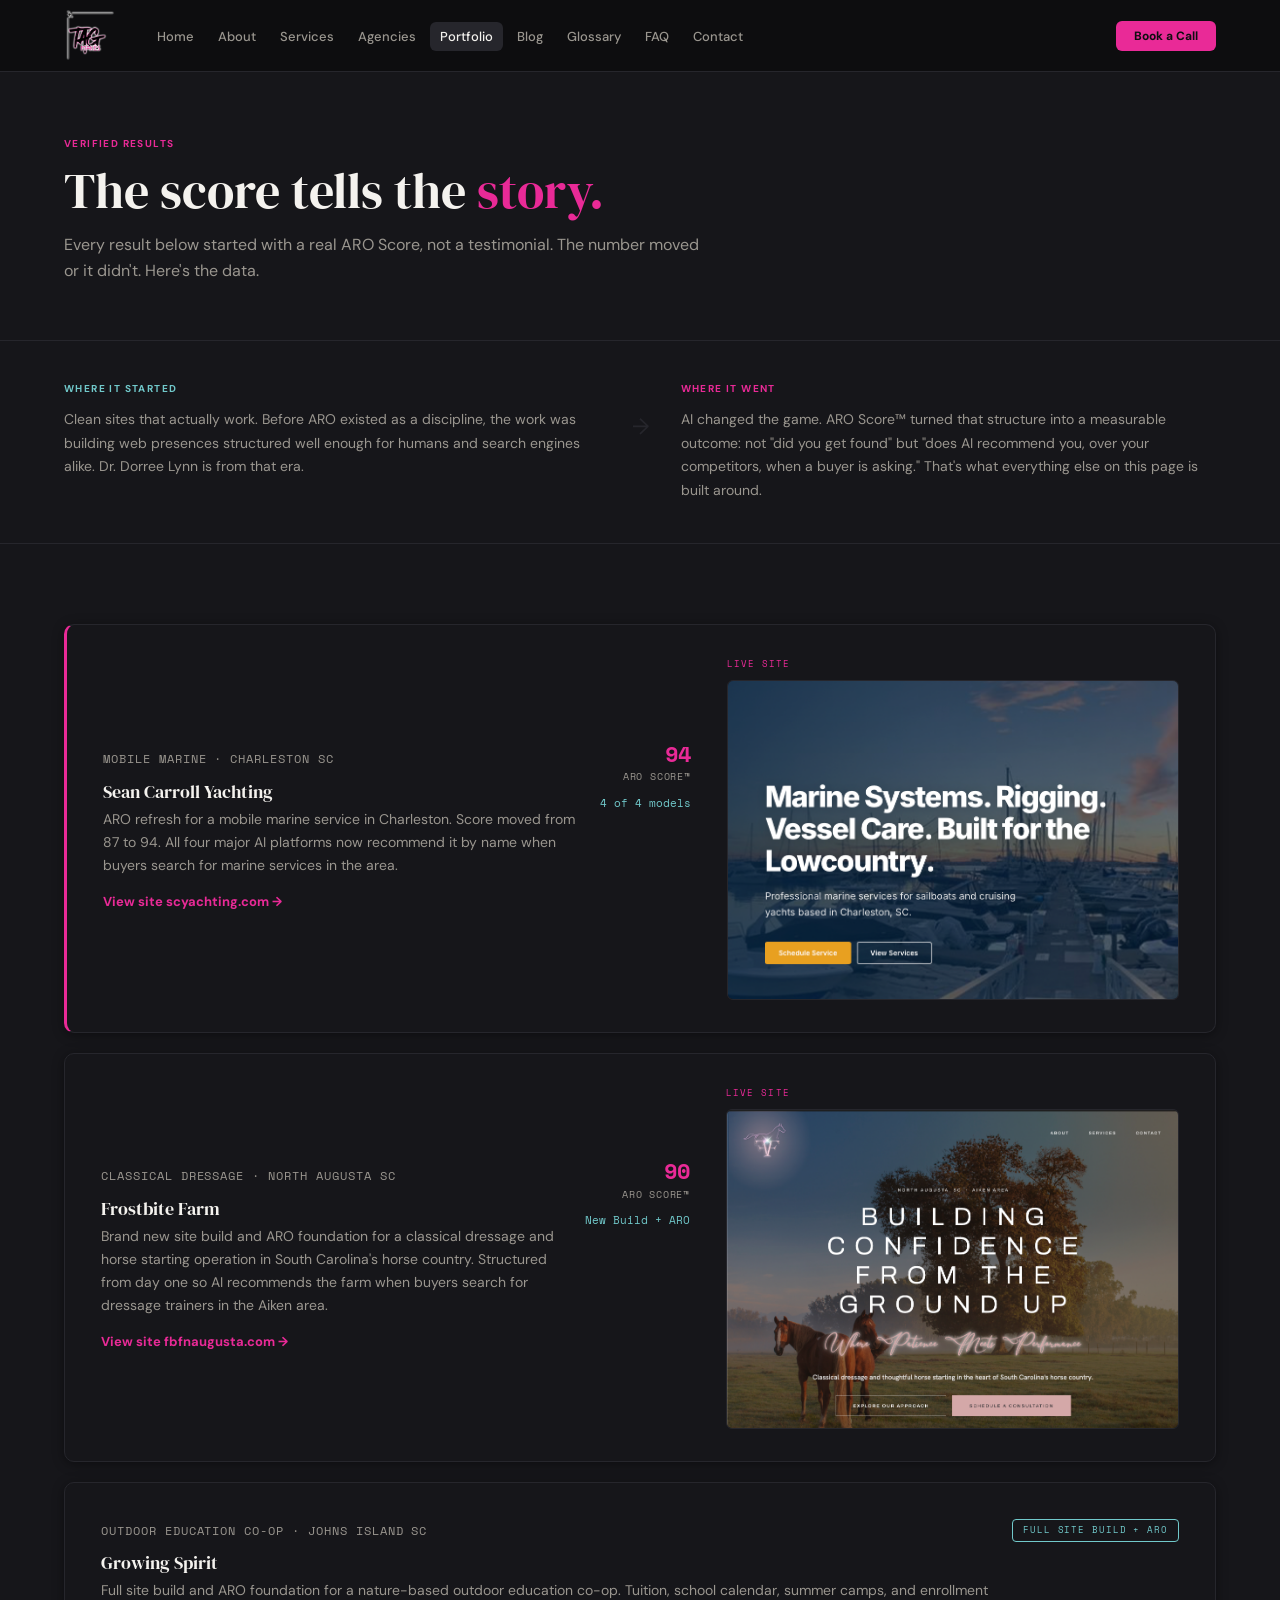
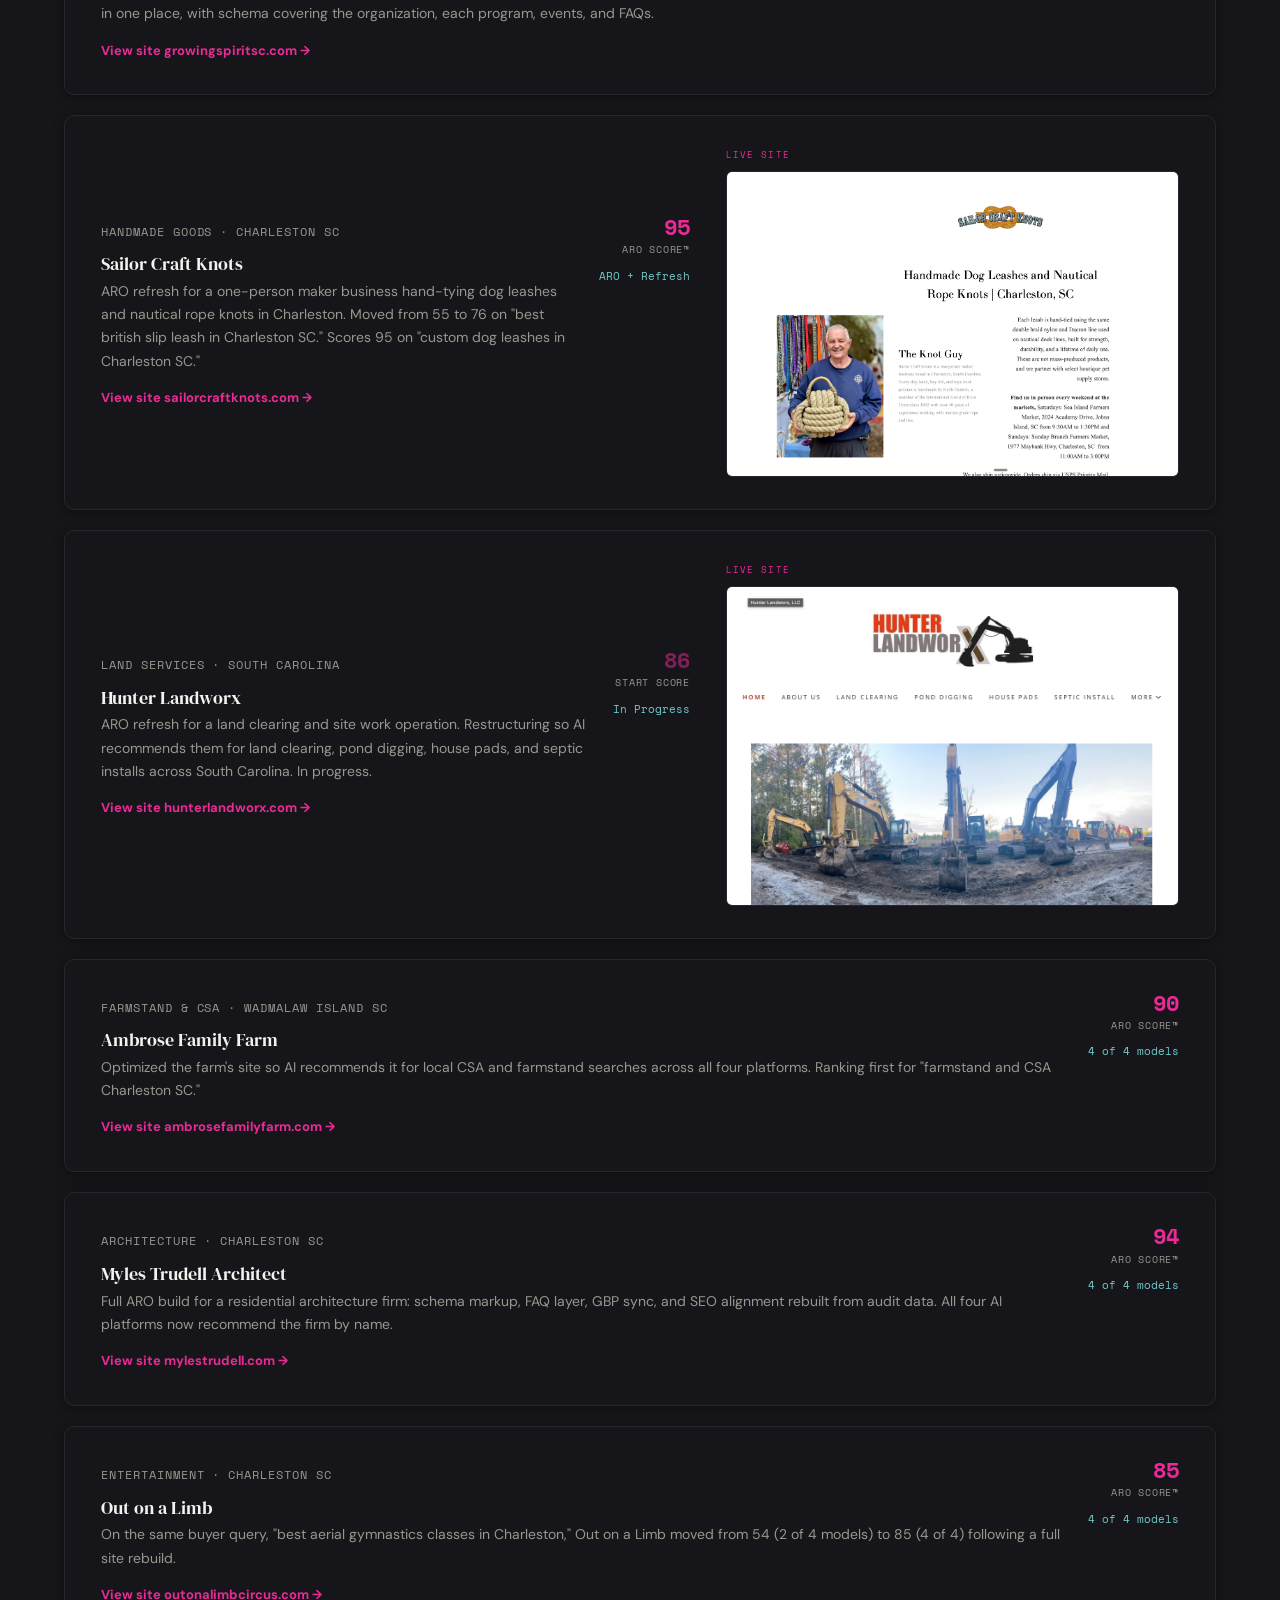
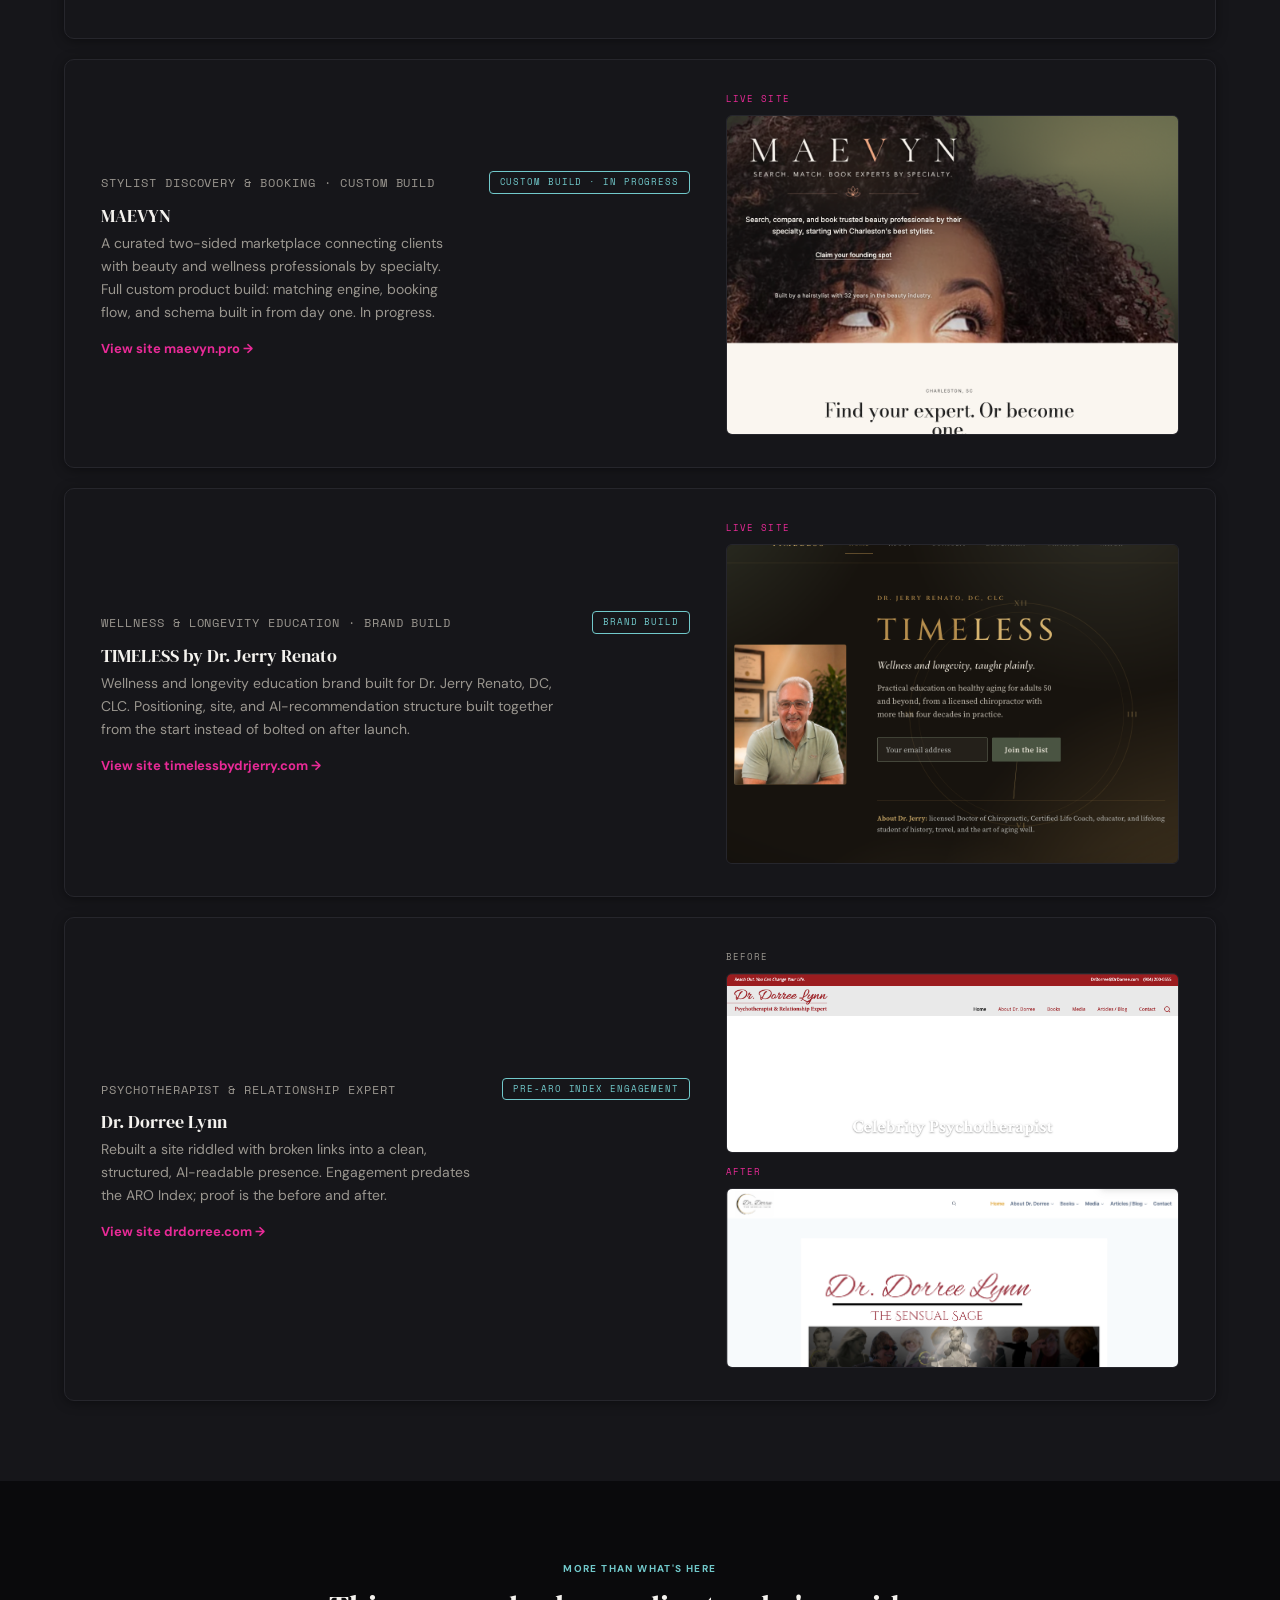
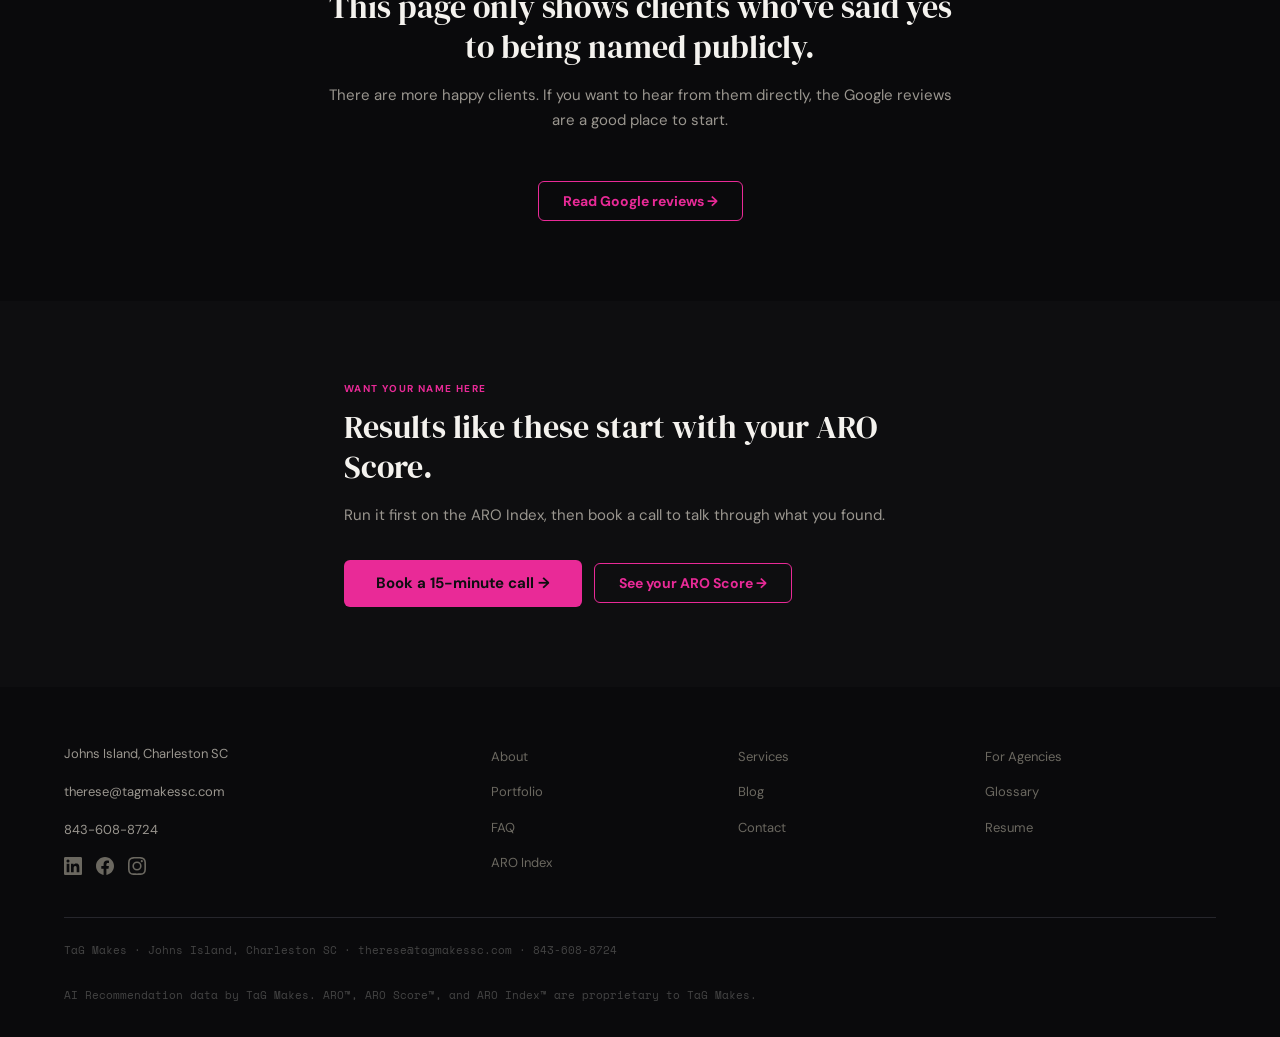
<file: portfolio.html>
<!DOCTYPE html>
<html lang="en">
<head>
  <meta charset="UTF-8">
  <meta name="viewport" content="width=device-width, initial-scale=1.0">
  <title>Portfolio | TaG Makes: AI Recommendation Results</title>
  <meta name="description" content="Verified ARO Score results from TaG Makes. Every result started with a real ARO Score, not a testimonial. The number moved or it didn't. Here's the data.">
  <link rel="preconnect" href="https://fonts.googleapis.com">
  <link rel="preconnect" href="https://fonts.gstatic.com" crossorigin>
  <link href="https://fonts.googleapis.com/css2?family=DM+Serif+Display&family=DM+Sans:wght@300;400;500;600;700&family=Space+Mono:wght@400;700&display=swap" rel="stylesheet">
  <link rel="stylesheet" href="assets/css/styles.css">
  <link rel="canonical" href="https://tagmakessc.com/portfolio">
  <link rel="icon" type="image/png" sizes="64x64" href="assets/images/favicon-64.png">
  <link rel="icon" type="image/png" sizes="32x32" href="assets/images/favicon-32.png">
  <link rel="apple-touch-icon" href="assets/images/apple-touch-icon.png">
  <meta property="og:type" content="website">
  <meta property="og:site_name" content="TaG Makes">
  <meta property="og:title" content="Portfolio | TaG Makes: AI Recommendation Results">
  <meta property="og:description" content="Verified ARO Score results from TaG Makes. Every result started with a real ARO Score, not a testimonial.">
  <meta property="og:url" content="https://tagmakessc.com/portfolio">
  <meta property="og:image" content="https://tagmakessc.com/assets/images/logo.png">
  <meta name="twitter:card" content="summary">
  <meta name="twitter:title" content="Portfolio | TaG Makes: AI Recommendation Results">
  <meta name="twitter:description" content="Verified ARO Score results from TaG Makes. Every result started with a real ARO Score, not a testimonial.">

  <!-- JSON-LD: WebPage -->
  <script type="application/ld+json">
  {
    "@context": "https://schema.org",
    "@type": "WebPage",
    "name": "Portfolio | TaG Makes: AI Recommendation Results",
    "url": "https://tagmakessc.com/portfolio",
    "description": "Verified ARO Score results from TaG Makes. Every result started with a real ARO Score, not a testimonial.",
    "author": {
      "@type": "Person",
      "name": "Therese Grittner"
    },
    "publisher": {
      "@type": "Organization",
      "name": "TaG Makes"
    }
  }
  </script>

  <!-- JSON-LD: LocalBusiness -->
  <script type="application/ld+json">
  {
    "@context": "https://schema.org",
    "@type": "LocalBusiness",
    "name": "TaG Makes",
    "url": "https://tagmakessc.com",
    "telephone": "843-608-8724",
    "email": "therese@tagmakessc.com",
    "address": {
      "@type": "PostalAddress",
      "streetAddress": "Johns Island",
      "addressLocality": "Charleston",
      "addressRegion": "SC",
      "addressCountry": "US"
    },
    "founder": { "@type": "Person", "name": "Therese Grittner" }
  }
  </script>

  <!-- JSON-LD: ItemList -->
  <script type="application/ld+json">
  {
    "@context": "https://schema.org",
    "@type": "ItemList",
    "name": "TaG Makes Portfolio Results",
    "description": "Verified ARO Score results from TaG Makes AI Recommendation Optimization engagements.",
    "author": {
      "@type": "Person",
      "name": "Therese Grittner"
    },
    "itemListElement": [
      {
        "@type": "ListItem",
        "position": 1,
        "name": "TaG Makes (Therese Grittner) - ARO Score 20 to 94",
        "description": "Full ARO build: positioning, schema, entity signals, answer-style content rebuilt from audit data. ARO Score moved from 20 to 94. Ranked #1 on Perplexity, Google AI, Gemini, and ChatGPT.",
        "url": "https://tagmakessc.com"
      },
      {
        "@type": "ListItem",
        "position": 2,
        "name": "Sean Carroll Yachting - ARO Score 94",
        "description": "Full site build and ARO optimization for a mobile marine service in Charleston SC. ARO Score 94. Recommended by all four major AI platforms.",
        "url": "https://scyachting.com"
      },
      {
        "@type": "ListItem",
        "position": 3,
        "name": "Ambrose Family Farm - ARO Score 90",
        "description": "ARO optimization for a farmstand and CSA on Wadmalaw Island SC. ARO Score 90. Ranking #1 for farmstand and CSA searches in Charleston.",
        "url": "https://ambrosefamilyfarm.com"
      },
      {
        "@type": "ListItem",
        "position": 4,
        "name": "Frostbite Farm - ARO Score 90",
        "description": "Full site redesign and ARO build for a classical dressage and horse starting operation in North Augusta SC. ARO Score 90.",
        "url": "https://fbfnaugusta.com"
      },
      {
        "@type": "ListItem",
        "position": 5,
        "name": "Sailor Craft Knots - ARO Score 55 to 76, 95 on primary query",
        "description": "ARO refresh for a handmade dog leash and nautical rope knot maker in Charleston SC. Moved from 55 to 76 on slip leash query. Scores 95 for custom dog leashes in Charleston SC.",
        "url": "https://sailorcraftknots.com"
      },
      {
        "@type": "ListItem",
        "position": 6,
        "name": "Hunter Landworx - ARO Refresh (In Progress)",
        "description": "ARO refresh for a land clearing and site work operation in South Carolina. Start score 86. Schema work in progress.",
        "url": "https://hunterlandworx.com"
      },
      {
        "@type": "ListItem",
        "position": 7,
        "name": "Myles Trudell Architect - ARO Score 94",
        "description": "Full ARO build for a residential architecture firm in Charleston SC: schema markup, FAQ layer, GBP sync, SEO alignment. ARO Score 94, all four AI platforms recommending the firm by name.",
        "url": "https://mylestrudell.com"
      },
      {
        "@type": "ListItem",
        "position": 8,
        "name": "Out on a Limb - ARO Score 54 to 85",
        "description": "ARO refresh for an aerial gymnastics and entertainment business in Charleston SC following a full site rebuild. Score moved from 54 (2 of 4 models) to 85 (4 of 4) on the same buyer query.",
        "url": "https://outonalimbcircus.com"
      },
      {
        "@type": "ListItem",
        "position": 9,
        "name": "MAEVYN - Custom Build (In Progress)",
        "description": "Curated two-sided marketplace connecting clients with beauty and wellness professionals by specialty. Full custom build: matching engine, booking flow, and schema built in from day one.",
        "url": "https://maevyn.pro"
      },
      {
        "@type": "ListItem",
        "position": 10,
        "name": "TIMELESS by Dr. Jerry Renato - Brand Build",
        "description": "Wellness and longevity education brand build for Dr. Jerry Renato, DC, CLC. Positioning, site, and AI-recommendation structure built together from the start.",
        "url": "https://timelessbydrjerry.com"
      }
    ]
  }
  </script>
</head>
<body>

  <!-- NAV -->
  <nav class="navbar">
    <div class="nav-inner">
      <a href="index.html" class="nav-logo">
        <span class="logo-shimmer"><img src="assets/images/logo-outline.png" alt="TaG Makes"></span>
      </a>
      <button class="nav-toggle" aria-label="Toggle menu">☰</button>
      <ul class="nav-links">
        <li><a href="index.html">Home</a></li>
        <li><a href="about.html">About</a></li>
        <li><a href="services.html">Services</a></li>
        <li><a href="agencies.html">Agencies</a></li>
        <li><a href="portfolio.html" class="active">Portfolio</a></li>
        <li><a href="blog.html">Blog</a></li>
        <li><a href="glossary.html">Glossary</a></li>
        <li><a href="faq.html">FAQ</a></li>
        <li><a href="contact.html">Contact</a></li>
      </ul>
      <a href="https://calendar.app.google/eHQKyfF2PurXtnoN8" class="btn btn-pink btn-sm nav-cta" target="_blank" rel="noopener">Book a Call</a>
    </div>
  </nav>

  <!-- PAGE HEADER -->
  <div class="page-header">
    <div class="container">
      <div class="eyebrow">VERIFIED RESULTS</div>
      <h1>The score tells the <span class="text-pink">story.</span></h1>
      <p>Every result below started with a real ARO Score, not a testimonial. The number moved or it didn't. Here's the data.</p>
    </div>
  </div>

  <!-- EVOLUTION CONTEXT -->
  <div class="portfolio-evolution">
    <div class="container">
      <div class="evolution-inner">
        <div class="evolution-block">
          <div class="eyebrow teal">WHERE IT STARTED</div>
          <p>Clean sites that actually work. Before ARO existed as a discipline, the work was building web presences structured well enough for humans and search engines alike. Dr. Dorree Lynn is from that era.</p>
        </div>
        <div class="evolution-arrow">&#8594;</div>
        <div class="evolution-block">
          <div class="eyebrow pink">WHERE IT WENT</div>
          <p>AI changed the game. <a href="posts/what-is-an-aro-score.html">ARO Score&trade;</a> turned that structure into a measurable outcome: not "did you get found" but "does AI recommend you, over your competitors, when a buyer is asking." That's what everything else on this page is built around.</p>
        </div>
      </div>
    </div>
  </div>

  <!-- PORTFOLIO GRID -->
  <section class="section white">
    <div class="container">
      <div class="portfolio-grid">

        <!-- ENTRY 1: Sean Carroll Yachting (Featured) -->
        <div class="portfolio-card story-card featured scroll-reveal">
          <div class="story-card-top">
            <div>
              <div class="portfolio-meta">Mobile Marine &middot; Charleston SC</div>
              <h3>Sean Carroll Yachting</h3>
              <p>ARO refresh for a mobile marine service in Charleston. Score moved from 87 to 94. All four major AI platforms now recommend it by name when buyers search for marine services in the area.</p>
              <a href="https://scyachting.com" class="portfolio-link" target="_blank" rel="noopener">View site scyachting.com &rarr;</a>
            </div>
            <div style="text-align: right; flex-shrink: 0;">
              <div class="portfolio-score">94</div>
              <div class="portfolio-score-sub">ARO Score&trade;</div>
              <div class="portfolio-models">4 of 4 models</div>
            </div>
          </div>
          <div class="story-screenshots">
            <div class="screenshot-wrap preview">
              <div class="screenshot-label after">Live site</div>
              <img src="assets/images/scyachting-preview-new.png" alt="Sean Carroll Yachting website — mobile marine services Charleston SC">
            </div>
          </div>
        </div>

        <!-- ENTRY 2: Frostbite Farm -->
        <div class="portfolio-card story-card scroll-reveal">
          <div class="story-card-top">
            <div>
              <div class="portfolio-meta">Classical Dressage &middot; North Augusta SC</div>
              <h3>Frostbite Farm</h3>
              <p>Brand new site build and ARO foundation for a classical dressage and horse starting operation in South Carolina's horse country. Structured from day one so AI recommends the farm when buyers search for dressage trainers in the Aiken area.</p>
              <a href="https://fbfnaugusta.com" class="portfolio-link" target="_blank" rel="noopener">View site fbfnaugusta.com &rarr;</a>
            </div>
            <div style="text-align: right; flex-shrink: 0;">
              <div class="portfolio-score">90</div>
              <div class="portfolio-score-sub">ARO Score&trade;</div>
              <div class="portfolio-models">New Build + ARO</div>
            </div>
          </div>
          <div class="story-screenshots">
            <div class="screenshot-wrap preview">
              <div class="screenshot-label after">Live site</div>
              <img src="assets/images/frostbite-preview.png" alt="Frostbite Farm website — classical dressage and horse starting North Augusta SC">
            </div>
          </div>
        </div>

        <!-- ENTRY: Growing Spirit -->
        <div class="portfolio-card scroll-reveal">
          <div>
            <div class="portfolio-meta">Outdoor Education Co-op &middot; Johns Island SC</div>
            <h3>Growing Spirit</h3>
            <p>Full site build and ARO foundation for a nature-based outdoor education co-op. Tuition, school calendar, summer camps, and enrollment in one place, with schema covering the organization, each program, events, and FAQs.</p>
            <a href="https://growingspiritsc.com" class="portfolio-link" target="_blank" rel="noopener">View site growingspiritsc.com &rarr;</a>
          </div>
          <div class="no-score-badge">Full Site Build + ARO</div>
        </div>

        <!-- ENTRY 5: Sailor Craft Knots -->
        <div class="portfolio-card story-card scroll-reveal">
          <div class="story-card-top">
            <div>
              <div class="portfolio-meta">Handmade Goods &middot; Charleston SC</div>
              <h3>Sailor Craft Knots</h3>
              <p>ARO refresh for a one-person maker business hand-tying dog leashes and nautical rope knots in Charleston. Moved from 55 to 76 on "best british slip leash in Charleston SC." Scores 95 on "custom dog leashes in Charleston SC."</p>
              <a href="https://sailorcraftknots.com" class="portfolio-link" target="_blank" rel="noopener">View site sailorcraftknots.com &rarr;</a>
            </div>
            <div style="text-align: right; flex-shrink: 0;">
              <div class="portfolio-score">95</div>
              <div class="portfolio-score-sub">ARO Score&trade;</div>
              <div class="portfolio-models">ARO + Refresh</div>
            </div>
          </div>
          <div class="story-screenshots">
            <div class="screenshot-wrap preview">
              <div class="screenshot-label after">Live site</div>
              <img src="assets/images/sailorcraftknots-preview.png" alt="Sailor Craft Knots website — handmade dog leashes and nautical rope knots Charleston SC">
            </div>
          </div>
        </div>

        <!-- ENTRY 6: Hunter Landworx -->
        <div class="portfolio-card story-card scroll-reveal">
          <div class="story-card-top">
            <div>
              <div class="portfolio-meta">Land Services &middot; South Carolina</div>
              <h3>Hunter Landworx</h3>
              <p>ARO refresh for a land clearing and site work operation. Restructuring so AI recommends them for land clearing, pond digging, house pads, and septic installs across South Carolina. In progress.</p>
              <a href="https://hunterlandworx.com" class="portfolio-link" target="_blank" rel="noopener">View site hunterlandworx.com &rarr;</a>
            </div>
            <div style="text-align: right; flex-shrink: 0;">
              <div class="portfolio-score" style="opacity:0.5;">86</div>
              <div class="portfolio-score-sub">Start Score</div>
              <div class="portfolio-models">In Progress</div>
            </div>
          </div>
          <div class="story-screenshots">
            <div class="screenshot-wrap preview">
              <div class="screenshot-label after">Live site</div>
              <img src="assets/images/hunterlandworx-preview.png" alt="Hunter Landworx website — land clearing and site work South Carolina">
            </div>
          </div>
        </div>

        <!-- ENTRY 5: Ambrose Family Farm -->
        <div class="portfolio-card scroll-reveal">
          <div>
            <div class="portfolio-meta">Farmstand &amp; CSA &middot; Wadmalaw Island SC</div>
            <h3>Ambrose Family Farm</h3>
            <p>Optimized the farm's site so AI recommends it for local CSA and farmstand searches across all four platforms. Ranking first for "farmstand and CSA Charleston SC."</p>
            <a href="https://ambrosefamilyfarm.com" class="portfolio-link" target="_blank" rel="noopener">View site ambrosefamilyfarm.com &rarr;</a>
          </div>
          <div style="text-align: right;">
            <div class="portfolio-score">90</div>
            <div class="portfolio-score-sub">ARO Score&trade;</div>
            <div class="portfolio-models">4 of 4 models</div>
          </div>
        </div>

        <!-- ENTRY: Myles Trudell Architect -->
        <div class="portfolio-card scroll-reveal">
          <div>
            <div class="portfolio-meta">Architecture &middot; Charleston SC</div>
            <h3>Myles Trudell Architect</h3>
            <p>Full ARO build for a residential architecture firm: schema markup, FAQ layer, GBP sync, and SEO alignment rebuilt from audit data. All four AI platforms now recommend the firm by name.</p>
            <a href="https://mylestrudell.com" class="portfolio-link" target="_blank" rel="noopener">View site mylestrudell.com &rarr;</a>
          </div>
          <div style="text-align: right;">
            <div class="portfolio-score">94</div>
            <div class="portfolio-score-sub">ARO Score&trade;</div>
            <div class="portfolio-models">4 of 4 models</div>
          </div>
        </div>

        <!-- ENTRY: Out on a Limb -->
        <div class="portfolio-card scroll-reveal">
          <div>
            <div class="portfolio-meta">Entertainment &middot; Charleston SC</div>
            <h3>Out on a Limb</h3>
            <p>On the same buyer query, "best aerial gymnastics classes in Charleston," Out on a Limb moved from 54 (2 of 4 models) to 85 (4 of 4) following a full site rebuild.</p>
            <a href="https://outonalimbcircus.com" class="portfolio-link" target="_blank" rel="noopener">View site outonalimbcircus.com &rarr;</a>
          </div>
          <div style="text-align: right;">
            <div class="portfolio-score">85</div>
            <div class="portfolio-score-sub">ARO Score&trade;</div>
            <div class="portfolio-models">4 of 4 models</div>
          </div>
        </div>

        <!-- ENTRY: MAEVYN -->
        <div class="portfolio-card story-card scroll-reveal">
          <div class="story-card-top">
            <div>
              <div class="portfolio-meta">Stylist Discovery &amp; Booking &middot; Custom Build</div>
              <h3>MAEVYN</h3>
              <p>A curated two-sided marketplace connecting clients with beauty and wellness professionals by specialty. Full custom product build: matching engine, booking flow, and schema built in from day one. In progress.</p>
              <a href="https://maevyn.pro" class="portfolio-link" target="_blank" rel="noopener">View site maevyn.pro &rarr;</a>
            </div>
            <div class="no-score-badge">Custom Build &middot; In Progress</div>
          </div>
          <div class="story-screenshots">
            <div class="screenshot-wrap preview">
              <div class="screenshot-label after">Live site</div>
              <img src="assets/images/maevyn-preview.png" alt="Maevyn website — curated beauty and wellness professional marketplace">
            </div>
          </div>
        </div>

        <!-- ENTRY: TIMELESS by Dr. Jerry Renato -->
        <div class="portfolio-card story-card scroll-reveal">
          <div class="story-card-top">
            <div>
              <div class="portfolio-meta">Wellness &amp; Longevity Education &middot; Brand Build</div>
              <h3>TIMELESS by Dr. Jerry Renato</h3>
              <p>Wellness and longevity education brand built for Dr. Jerry Renato, DC, CLC. Positioning, site, and AI-recommendation structure built together from the start instead of bolted on after launch.</p>
              <a href="https://timelessbydrjerry.com" class="portfolio-link" target="_blank" rel="noopener">View site timelessbydrjerry.com &rarr;</a>
            </div>
            <div class="no-score-badge">Brand Build</div>
          </div>
          <div class="story-screenshots">
            <div class="screenshot-wrap preview">
              <div class="screenshot-label after">Live site</div>
              <img src="assets/images/timeless-preview.png" alt="TIMELESS by Dr. Jerry Renato website — wellness and longevity education">
            </div>
          </div>
        </div>

        <!-- ENTRY 6: Dr. Dorree Lynn (Pre-ARO) -->
        <div class="portfolio-card story-card scroll-reveal">
          <div class="story-card-top">
            <div>
              <div class="portfolio-meta">Psychotherapist &amp; Relationship Expert</div>
              <h3>Dr. Dorree Lynn</h3>
              <p>Rebuilt a site riddled with broken links into a clean, structured, AI-readable presence. Engagement predates the ARO Index; proof is the before and after.</p>
              <a href="https://drdorree.com" class="portfolio-link" target="_blank" rel="noopener">View site drdorree.com &rarr;</a>
            </div>
            <div class="no-score-badge">Pre-ARO Index engagement</div>
          </div>
          <div class="story-screenshots before-after">
            <div class="screenshot-wrap">
              <div class="screenshot-label">Before</div>
              <img src="assets/images/drdorreeBefore.png" alt="Dr. Dorree Lynn website before rebuild: broken links, outdated structure">
            </div>
            <div class="screenshot-wrap">
              <div class="screenshot-label after">After</div>
              <img src="assets/images/drdorreAfter.png" alt="Dr. Dorree Lynn website after rebuild: clean, structured, AI-readable">
            </div>
          </div>
        </div>

      </div>
    </div>
  </section>

  <!-- MORE CLIENTS / REVIEWS -->
  <section class="section dark scroll-reveal">
    <div class="container" style="max-width: 760px; text-align: center;">
      <div class="eyebrow teal">MORE THAN WHAT'S HERE</div>
      <h2>This page only shows clients who've said yes to being named publicly.</h2>
      <p class="mt-16" style="color: var(--muted);">There are more happy clients. If you want to hear from them directly, the Google reviews are a good place to start.</p>
      <a href="https://share.google/GYItC9j3xmIXuLjuy" class="btn btn-outline mt-32" target="_blank" rel="noopener">Read Google reviews &rarr;</a>
    </div>
  </section>

  <!-- CTA SECTION -->
  <section class="section cream scroll-reveal">
    <div class="container" style="max-width: 720px;">
      <div class="eyebrow pink">WANT YOUR NAME HERE</div>
      <h2>Results like these start with your ARO Score.</h2>
      <p class="mt-16" style="color: var(--muted);">Run it first on the ARO Index, then book a call to talk through what you found.</p>
      <div class="hero-actions mt-32">
        <a href="https://calendar.app.google/eHQKyfF2PurXtnoN8" class="btn btn-pink btn-lg" target="_blank" rel="noopener">Book a 15-minute call &rarr;</a>
        <a href="https://aroindex.com" class="btn btn-outline" target="_blank" rel="noopener">See your ARO Score &rarr;</a>
      </div>
    </div>
  </section>

  <!-- FOOTER -->
  <footer class="footer">
    <div class="container">
      <div class="footer-inner">
        <div class="footer-brand">
          <p>Johns Island, Charleston SC</p>
          <p>therese@tagmakessc.com</p>
          <p>843-608-8724</p>
          <div class="footer-social">
            <a href="https://www.linkedin.com/in/therese-grittner" target="_blank" rel="noopener" aria-label="LinkedIn"><svg xmlns="http://www.w3.org/2000/svg" width="18" height="18" viewBox="0 0 24 24" fill="currentColor"><path d="M20.447 20.452h-3.554v-5.569c0-1.328-.027-3.037-1.852-3.037-1.853 0-2.136 1.445-2.136 2.939v5.667H9.351V9h3.414v1.561h.046c.477-.9 1.637-1.85 3.37-1.85 3.601 0 4.267 2.37 4.267 5.455v6.286zM5.337 7.433a2.062 2.062 0 01-2.063-2.065 2.064 2.064 0 112.063 2.065zm1.782 13.019H3.555V9h3.564v11.452zM22.225 0H1.771C.792 0 0 .774 0 1.729v20.542C0 23.227.792 24 1.771 24h20.451C23.2 24 24 23.227 24 22.271V1.729C24 .774 23.2 0 22.222 0h.003z"/></svg></a>
            <a href="https://www.facebook.com/profile.php?id=61569179379015" target="_blank" rel="noopener" aria-label="Facebook"><svg xmlns="http://www.w3.org/2000/svg" width="18" height="18" viewBox="0 0 24 24" fill="currentColor"><path d="M24 12.073c0-6.627-5.373-12-12-12s-12 5.373-12 12c0 5.99 4.388 10.954 10.125 11.854v-8.385H7.078v-3.47h3.047V9.43c0-3.007 1.792-4.669 4.533-4.669 1.312 0 2.686.235 2.686.235v2.953H15.83c-1.491 0-1.956.925-1.956 1.874v2.25h3.328l-.532 3.47h-2.796v8.385C19.612 23.027 24 18.062 24 12.073z"/></svg></a>
            <a href="https://www.instagram.com/tagmakes_it/" target="_blank" rel="noopener" aria-label="Instagram"><svg xmlns="http://www.w3.org/2000/svg" width="18" height="18" viewBox="0 0 24 24" fill="currentColor"><path d="M12 2.163c3.204 0 3.584.012 4.85.07 3.252.148 4.771 1.691 4.919 4.919.058 1.265.069 1.645.069 4.849 0 3.205-.012 3.584-.069 4.849-.149 3.225-1.664 4.771-4.919 4.919-1.266.058-1.644.07-4.85.07-3.204 0-3.584-.012-4.849-.07-3.26-.149-4.771-1.699-4.919-4.92-.058-1.265-.07-1.644-.07-4.849 0-3.204.013-3.583.07-4.849.149-3.227 1.664-4.771 4.919-4.919 1.266-.057 1.645-.069 4.849-.069zM12 0C8.741 0 8.333.014 7.053.072 2.695.272.273 2.69.073 7.052.014 8.333 0 8.741 0 12c0 3.259.014 3.668.072 4.948.2 4.358 2.618 6.78 6.98 6.98C8.333 23.986 8.741 24 12 24c3.259 0 3.668-.014 4.948-.072 4.354-.2 6.782-2.618 6.979-6.98.059-1.28.073-1.689.073-4.948 0-3.259-.014-3.667-.072-4.947-.196-4.354-2.617-6.78-6.979-6.98C15.668.014 15.259 0 12 0zm0 5.838a6.162 6.162 0 100 12.324 6.162 6.162 0 000-12.324zM12 16a4 4 0 110-8 4 4 0 010 8zm6.406-11.845a1.44 1.44 0 100 2.881 1.44 1.44 0 000-2.881z"/></svg></a>
          </div>
        </div>
        <div class="footer-links">
          <a href="about.html">About</a>
          <a href="services.html">Services</a>
          <a href="agencies.html">For Agencies</a>
          <a href="portfolio.html">Portfolio</a>
          <a href="blog.html">Blog</a>
          <a href="glossary.html">Glossary</a>
          <a href="faq.html">FAQ</a>
          <a href="contact.html">Contact</a>
          <a href="resume.html">Resume</a>
          <a href="https://aroindex.com" target="_blank" rel="noopener">ARO Index</a>
        </div>
      </div>
      <div class="footer-bottom">
        <p>TaG Makes · Johns Island, Charleston SC · therese@tagmakessc.com · 843-608-8724</p>
        <p>AI Recommendation data by TaG Makes. ARO™, ARO Score™, and ARO Index™ are proprietary to TaG Makes.</p>
      </div>
    </div>
  </footer>

  <script src="assets/js/main.js?v=20260917"></script>
</body>
</html>
</file>
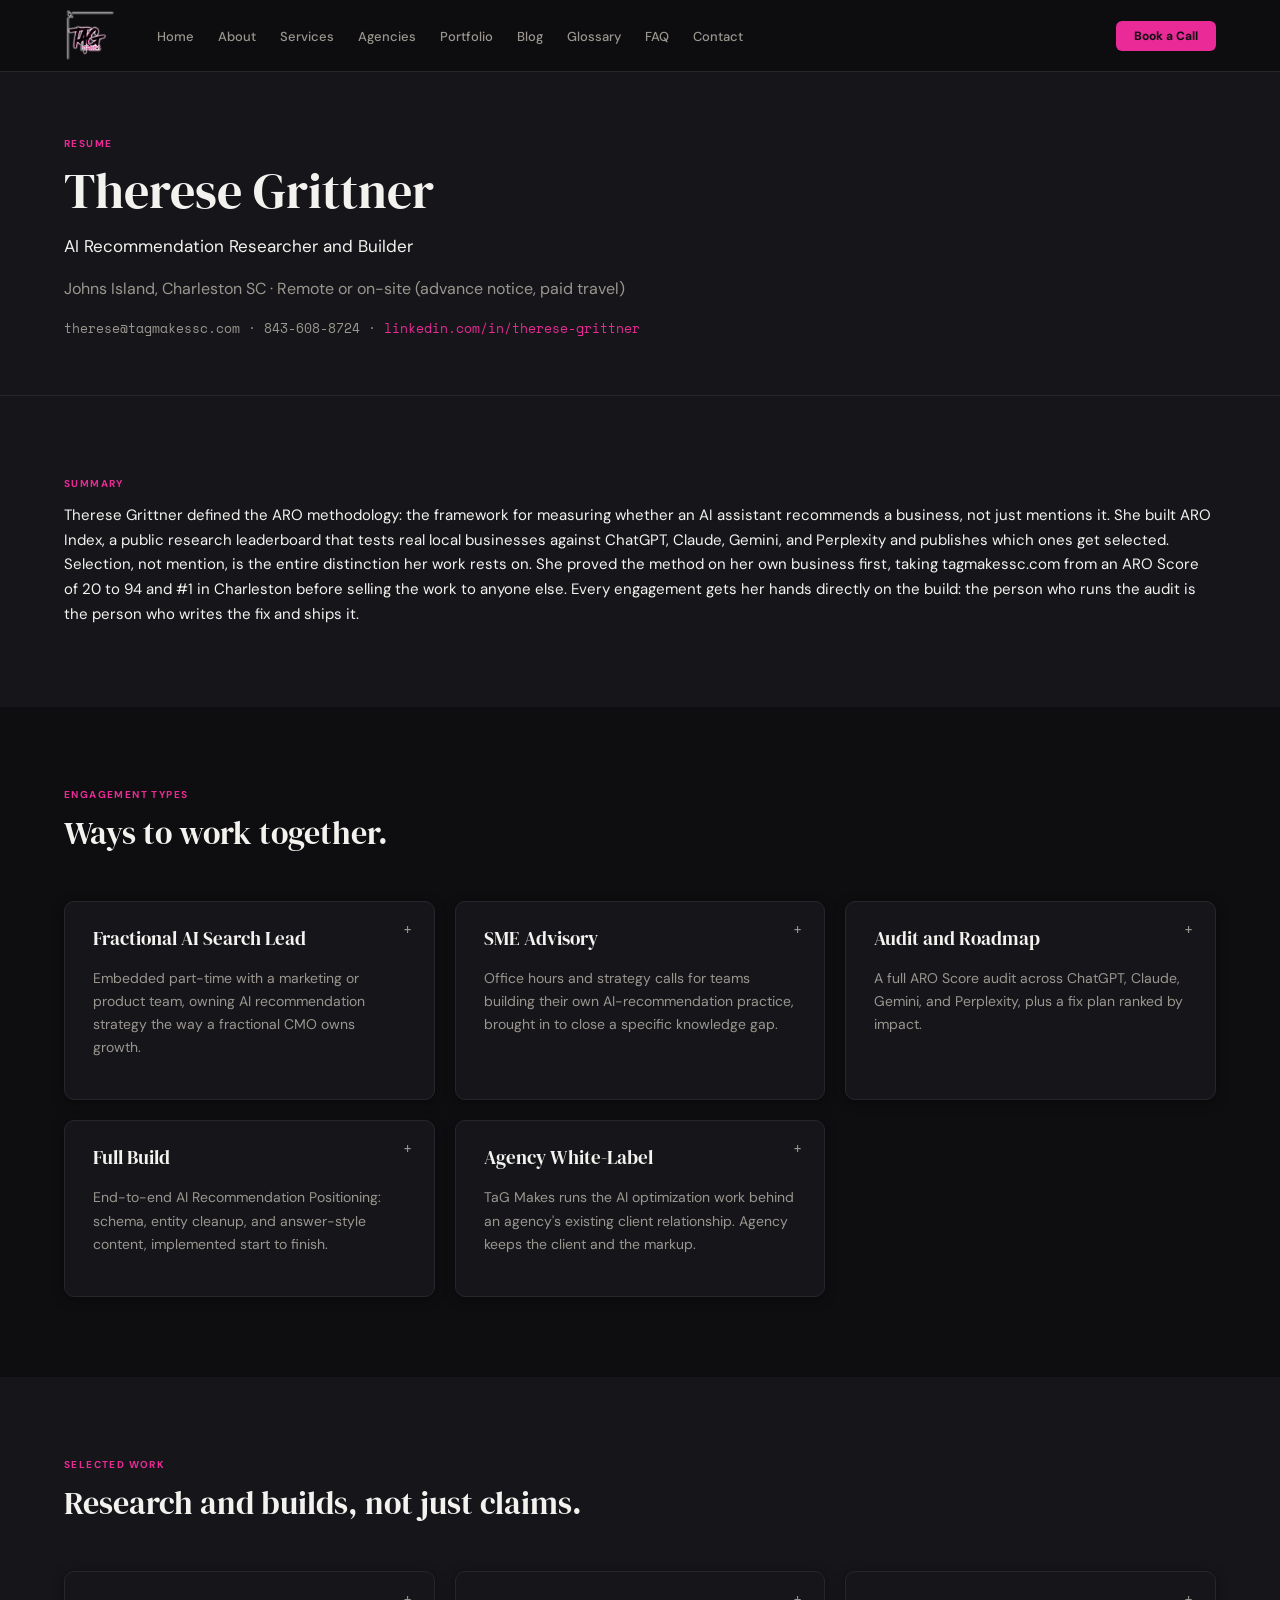
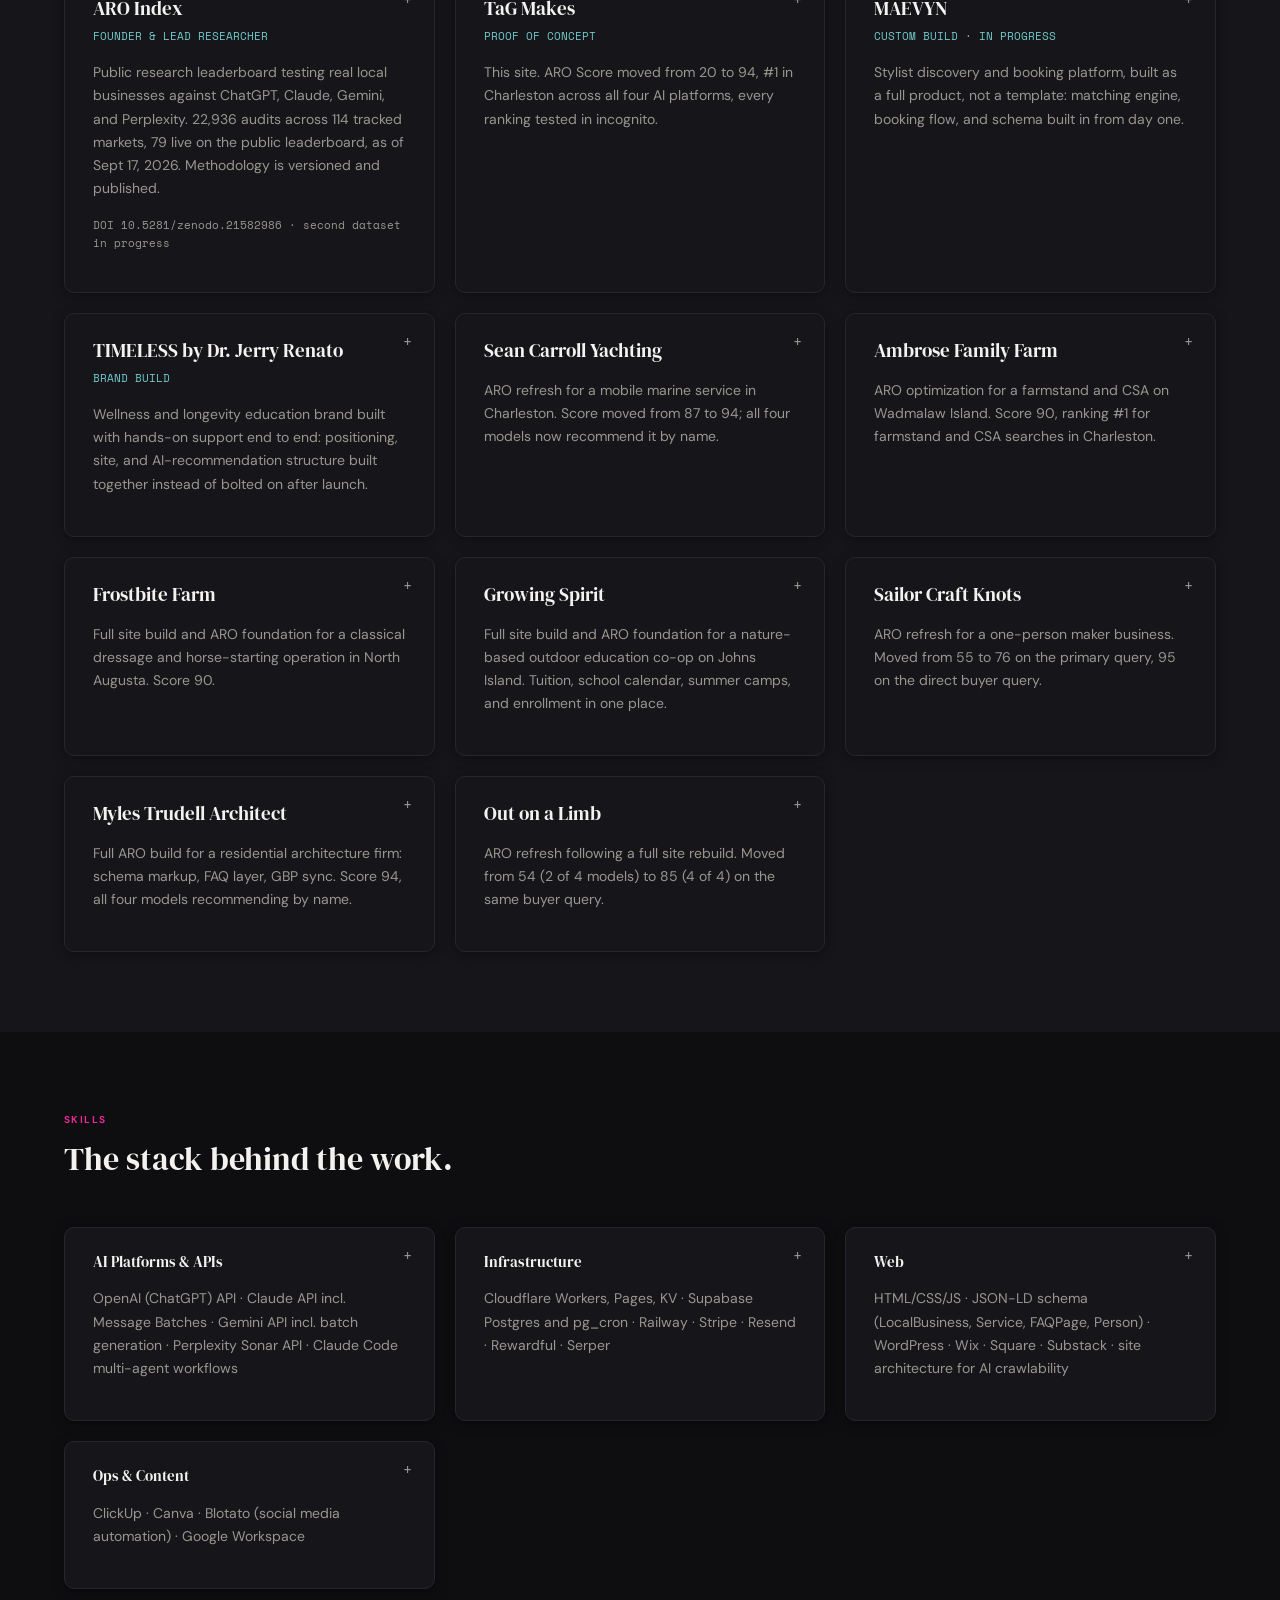
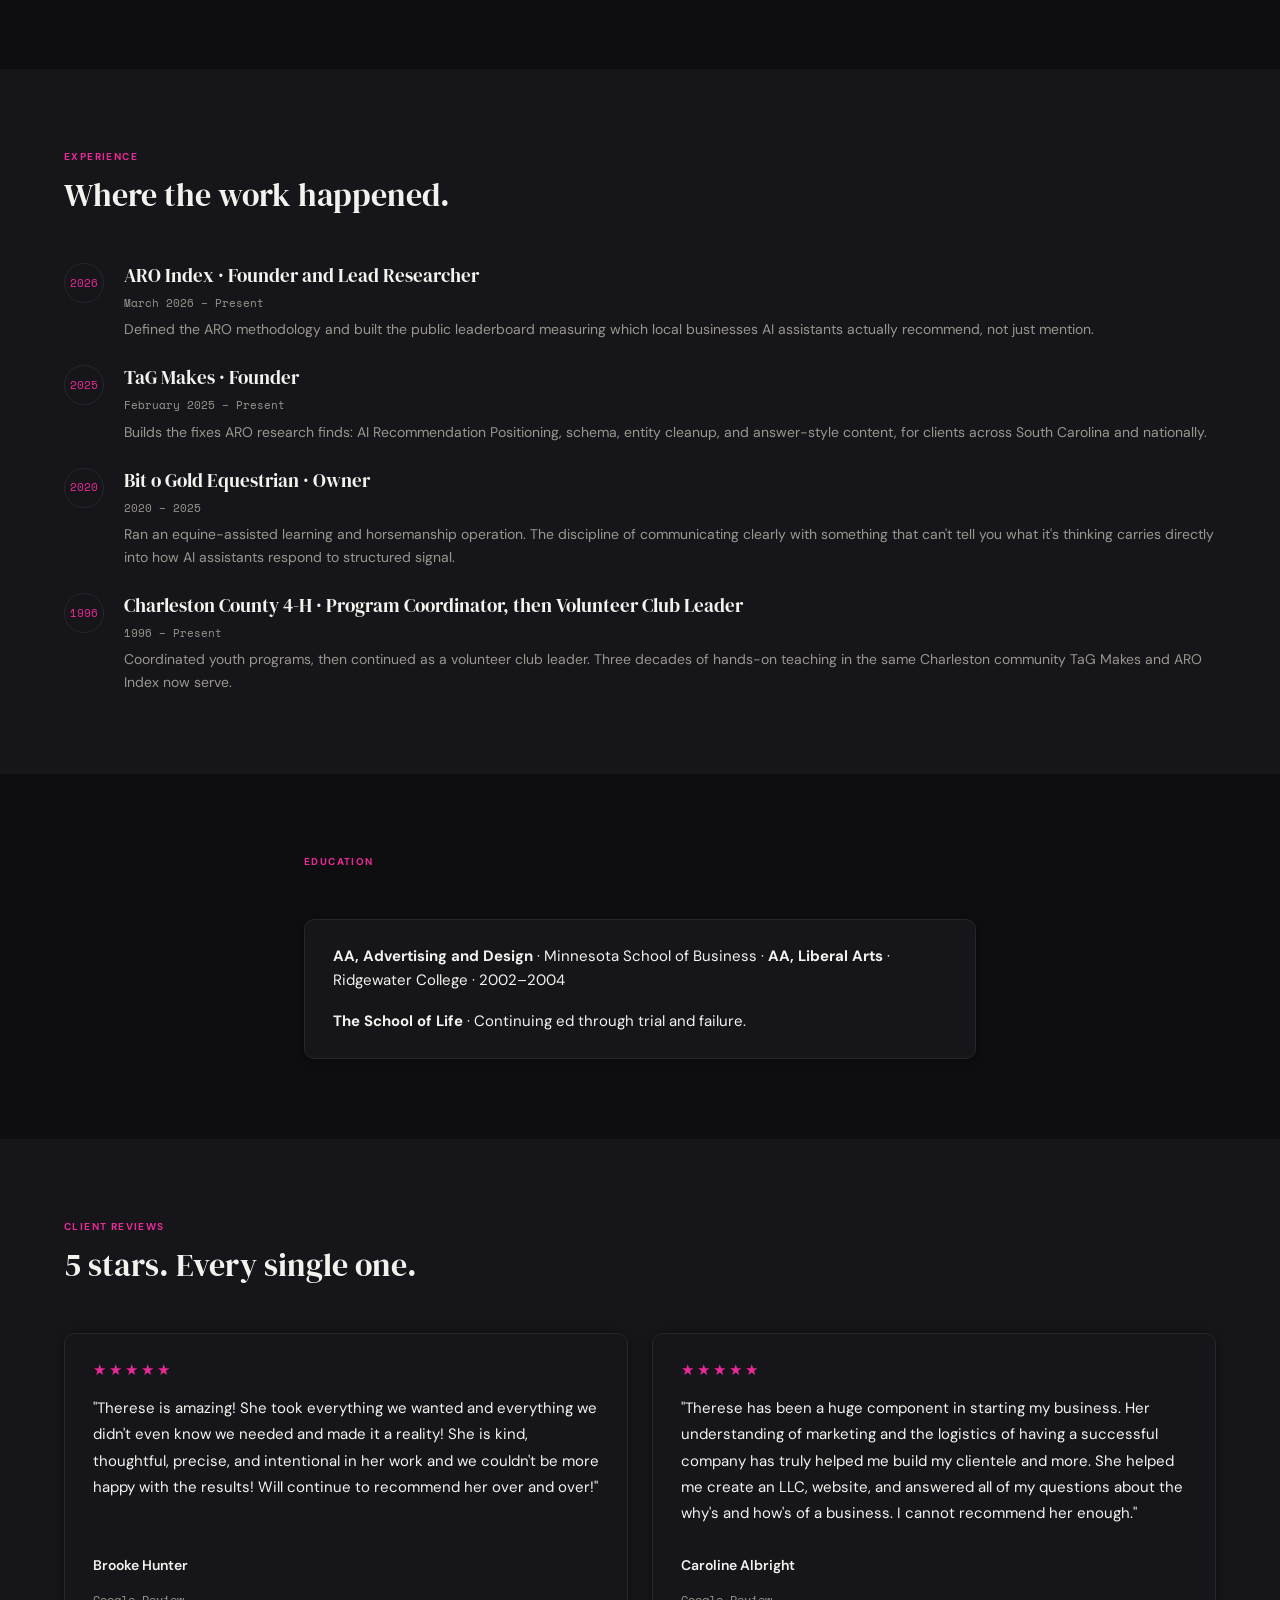
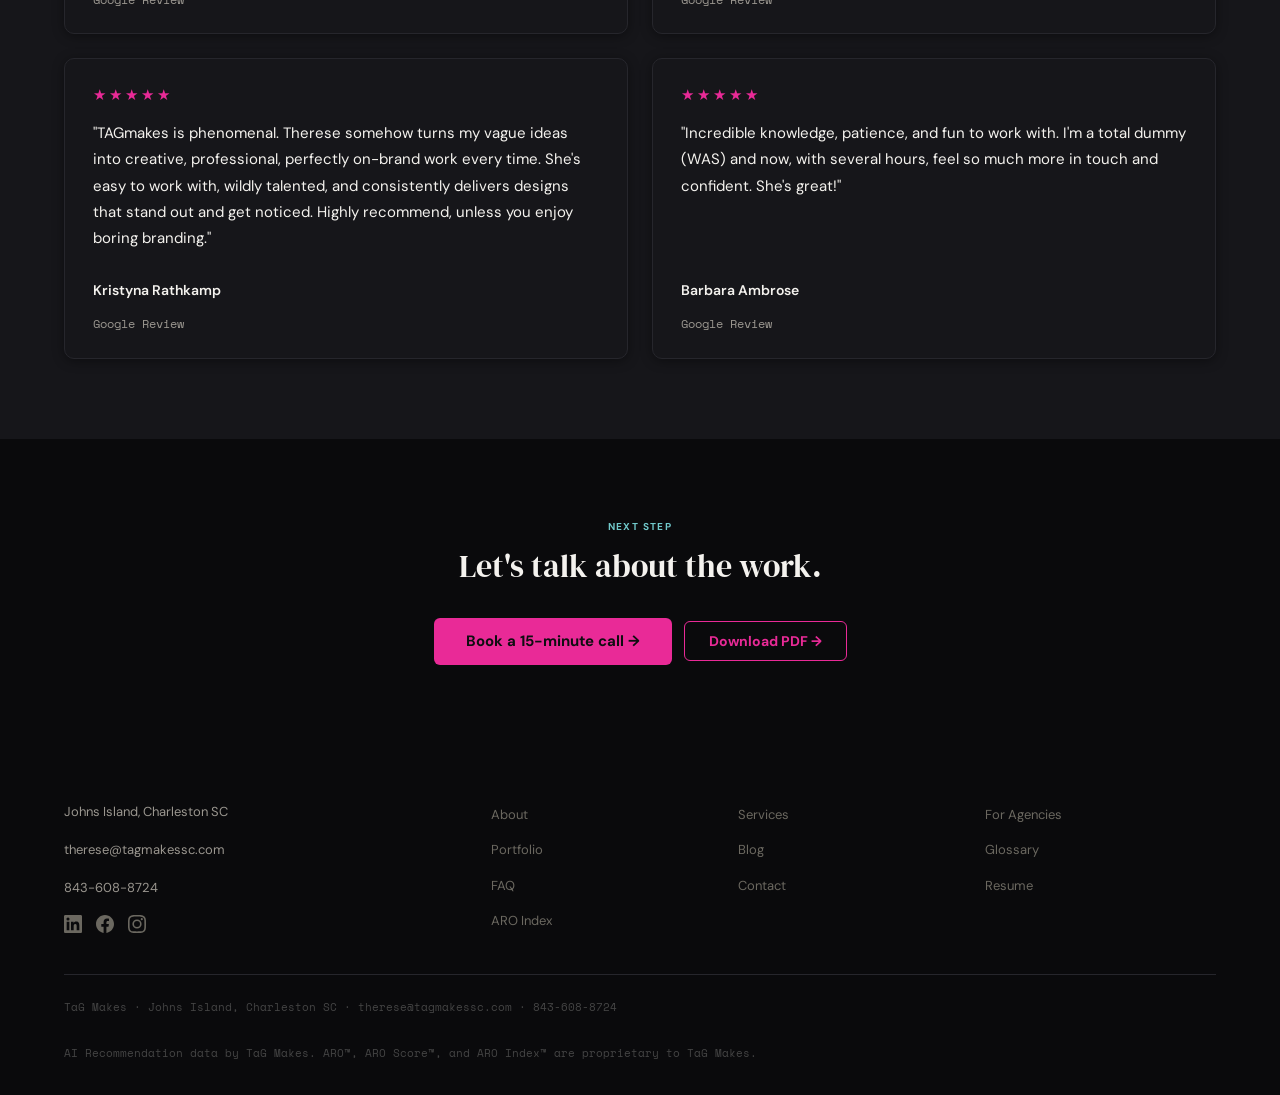
<file: resume.html>
<!DOCTYPE html>
<html lang="en">
<head>
  <meta charset="UTF-8">
  <meta name="viewport" content="width=device-width, initial-scale=1.0">
  <title>Resume | Therese Grittner, AI Recommendation Researcher and Builder</title>
  <meta name="description" content="Therese Grittner's resume: founder of ARO Index and TaG Makes, AI Recommendation Optimization researcher and builder. Fractional, advisory, audit, and full-build engagements.">
  <link rel="preconnect" href="https://fonts.googleapis.com">
  <link rel="preconnect" href="https://fonts.gstatic.com" crossorigin>
  <link href="https://fonts.googleapis.com/css2?family=DM+Serif+Display&family=DM+Sans:wght@300;400;500;600;700&family=Space+Mono:wght@400;700&display=swap" rel="stylesheet">
  <link rel="stylesheet" href="assets/css/styles.css">
  <link rel="canonical" href="https://tagmakessc.com/resume">
  <link rel="icon" type="image/png" sizes="64x64" href="assets/images/favicon-64.png">
  <link rel="icon" type="image/png" sizes="32x32" href="assets/images/favicon-32.png">
  <link rel="apple-touch-icon" href="assets/images/apple-touch-icon.png">
  <meta property="og:type" content="profile">
  <meta property="og:site_name" content="TaG Makes">
  <meta property="og:title" content="Resume | Therese Grittner, AI Recommendation Researcher and Builder">
  <meta property="og:description" content="Founder of ARO Index and TaG Makes. Defined the ARO methodology. Available for fractional, advisory, audit, and full-build engagements.">
  <meta property="og:url" content="https://tagmakessc.com/resume">
  <meta property="og:image" content="https://tagmakessc.com/assets/images/therese1.jpg">
  <meta name="twitter:card" content="summary">
  <meta name="twitter:title" content="Resume | Therese Grittner, AI Recommendation Researcher and Builder">
  <meta name="twitter:description" content="Founder of ARO Index and TaG Makes. Defined the ARO methodology.">

  <!-- JSON-LD: Person + ProfilePage -->
  <script type="application/ld+json">
  {
    "@context": "https://schema.org",
    "@graph": [
      {
        "@type": "ProfilePage",
        "@id": "https://tagmakessc.com/resume#profilepage",
        "url": "https://tagmakessc.com/resume",
        "name": "Resume | Therese Grittner, AI Recommendation Researcher and Builder",
        "dateModified": "2026-09-17",
        "mainEntity": { "@id": "https://tagmakessc.com/#therese" }
      },
      {
        "@type": "Person",
        "@id": "https://tagmakessc.com/#therese",
        "name": "Therese Grittner",
        "jobTitle": "AI Recommendation Researcher and Builder",
        "description": "Therese Grittner defined the ARO methodology and founded ARO Index, a public research leaderboard testing which local businesses ChatGPT, Claude, Gemini, and Perplexity actually recommend. She founded TaG Makes to build the fixes the research finds.",
        "image": {
          "@type": "ImageObject",
          "url": "https://tagmakessc.com/assets/images/therese1.jpg"
        },
        "email": "therese@tagmakessc.com",
        "telephone": "843-608-8724",
        "address": {
          "@type": "PostalAddress",
          "addressLocality": "Johns Island, Charleston",
          "addressRegion": "SC",
          "addressCountry": "US"
        },
        "url": "https://tagmakessc.com/resume",
        "sameAs": [
          "https://www.linkedin.com/in/therese-grittner"
        ],
        "worksFor": {
          "@id": "https://tagmakessc.com/#organization"
        },
        "founder": [
          {
            "@type": "Organization",
            "name": "TaG Makes",
            "url": "https://tagmakessc.com"
          },
          {
            "@type": "Organization",
            "name": "ARO Index",
            "url": "https://aroindex.com"
          }
        ],
        "alumniOf": [
          { "@type": "CollegeOrUniversity", "name": "Minnesota School of Business" },
          { "@type": "CollegeOrUniversity", "name": "Ridgewater College" }
        ],
        "knowsAbout": [
          "AI Recommendation Optimization",
          "ARO methodology",
          "ARO Score",
          "ARO Index",
          "AI recommendation research",
          "ChatGPT optimization",
          "Claude optimization",
          "Gemini optimization",
          "Perplexity optimization",
          "schema markup",
          "entity-based SEO",
          "Cloudflare Workers",
          "Supabase",
          "AI search",
          "site architecture for AI crawlability"
        ]
      }
    ]
  }
  </script>

  <!-- Print stylesheet: used to render resume.pdf, 2 pages max -->
  <style media="print">
    @page { size: letter; margin: 8mm 10mm; }
    .no-print { display: none !important; }
    * { box-shadow: none !important; }
    section, .scroll-reveal, .card { opacity: 1 !important; transform: none !important; }
    .page-header { background: #fff !important; }
    body { background: #fff !important; color: #1a1a1a !important; font-size: 9px !important; line-height: 1.35 !important; }
    .section { padding: 6px 0 !important; background: #fff !important; }
    .section.dark, .section.cream, .section.white { background: #fff !important; color: #1a1a1a !important; }
    .section.dark h2, .section.dark p, .section.dark .eyebrow { color: #1a1a1a !important; }
    .page-header { padding: 4px 0 !important; }
    h1 { font-size: 20px !important; margin: 0 !important; }
    h2 { font-size: 12px !important; margin-bottom: 2px !important; }
    h3 { font-size: 9.5px !important; margin-bottom: 2px !important; }
    p { margin-bottom: 2px !important; color: #333 !important; }
    p:last-child { margin-bottom: 0 !important; }
    .eyebrow { color: #b5106e !important; margin-bottom: 2px !important; font-size: 7px !important; }
    .card { background: #fff !important; border: 1px solid #ccc !important; padding: 5px 8px !important; }
    .glossary-grid { grid-template-columns: repeat(3, 1fr) !important; gap: 6px !important; }
    .section-header { margin-bottom: 4px !important; }
    .steps { gap: 6px !important; }
    .step { gap: 8px !important; }
    .step-num { width: 20px !important; height: 20px !important; font-size: 8px !important; }
    .container { max-width: 100% !important; padding: 0 18px !important; }
    .mono, .portfolio-link { font-size: 8px !important; }
    a { color: #b5106e !important; }
    .mt-16, .mt-24, .mt-32 { margin-top: 3px !important; }
    section#print-work .glossary-grid { grid-template-columns: repeat(4, 1fr) !important; }
    section#print-work .card { padding: 4px 6px !important; }
    section#print-work p { font-size: 8px !important; }
    .card.expandable::after { display: none !important; }
    .card-more {
      position: static !important;
      max-height: none !important;
      opacity: 1 !important;
      overflow: visible !important;
      background: transparent !important;
      border: none !important;
      box-shadow: none !important;
      padding: 3px 0 0 !important;
      pointer-events: auto !important;
    }
    .card-more p { display: none !important; }
    .card-more a.portfolio-link { display: inline-block !important; margin-top: 2px !important; font-size: 8px !important; background: transparent !important; }
  </style>

  <!-- Rollover expand: cards reveal more detail + links on hover, tap, or keyboard focus -->
  <style>
    .card.expandable {
      position: relative;
      cursor: pointer;
      transform: scale(1);
      transform-origin: center top;
      transition: border-color 0.3s ease, box-shadow 0.35s ease, transform 0.35s ease, background 0.35s ease;
    }
    .card.expandable::after {
      content: '+';
      position: absolute;
      top: 20px;
      right: 22px;
      font-family: 'Space Mono', monospace;
      font-size: 15px;
      line-height: 1;
      color: var(--muted);
      transition: transform 0.3s ease, color 0.3s ease;
    }
    .card.expandable:hover,
    .card.expandable:focus-within,
    .card.expandable.is-open {
      border-color: var(--pink);
      background: #1D1D24;
      box-shadow: var(--shadow-lift), 0 0 55px rgba(233,42,151,0.55), 0 0 110px rgba(233,42,151,0.3), 0 0 0 1px rgba(233,42,151,0.15);
      outline: none;
      transform: scale(1.06);
      border-bottom-left-radius: 0;
      border-bottom-right-radius: 0;
      z-index: 30;
    }
    .card.expandable:hover::after,
    .card.expandable:focus-within::after,
    .card.expandable.is-open::after {
      color: var(--pink);
      transform: rotate(45deg);
    }
    .card-more {
      position: absolute;
      left: -1.5px;
      right: -1.5px;
      top: 100%;
      background: #1D1D24;
      border: 1.5px solid var(--pink);
      border-top: none;
      border-radius: 0 0 var(--radius-md) var(--radius-md);
      padding: 0 20px;
      max-height: 0;
      opacity: 0;
      overflow: hidden;
      box-shadow: var(--shadow-lift), 0 20px 60px rgba(233,42,151,0.4);
      transition: max-height 0.35s ease, opacity 0.25s ease, padding 0.35s ease;
      pointer-events: none;
    }
    .card-more p { color: var(--muted); font-size: 13px; line-height: 1.6; margin: 0; }
    .card-more a.portfolio-link { display: inline-block; margin-top: 10px; }
    .card.expandable:hover .card-more,
    .card.expandable:focus-within .card-more,
    .card.expandable.is-open .card-more {
      max-height: 260px;
      opacity: 1;
      padding: 14px 20px 18px;
      pointer-events: auto;
    }
    @media (hover: none) {
      .card.expandable::after { content: 'tap for more'; font-size: 9px; letter-spacing: 0.04em; top: 22px; }
      .card.expandable.is-open::after { content: 'tap to close'; transform: none; }
    }
  </style>
</head>
<body>

  <!-- NAV -->
  <nav class="navbar no-print">
    <div class="nav-inner">
      <a href="index.html" class="nav-logo">
        <span class="logo-shimmer"><img src="assets/images/logo-outline.png" alt="TaG Makes"></span>
      </a>
      <button class="nav-toggle" aria-label="Toggle menu">☰</button>
      <ul class="nav-links">
        <li><a href="index.html">Home</a></li>
        <li><a href="about.html">About</a></li>
        <li><a href="services.html">Services</a></li>
        <li><a href="agencies.html">Agencies</a></li>
        <li><a href="portfolio.html">Portfolio</a></li>
        <li><a href="blog.html">Blog</a></li>
        <li><a href="glossary.html">Glossary</a></li>
        <li><a href="faq.html">FAQ</a></li>
        <li><a href="contact.html">Contact</a></li>
      </ul>
      <a href="https://calendar.app.google/eHQKyfF2PurXtnoN8" class="btn btn-pink btn-sm nav-cta" target="_blank" rel="noopener">Book a Call</a>
    </div>
  </nav>

  <main>

  <!-- PAGE HEADER -->
  <div class="page-header">
    <div class="container">
      <div class="eyebrow">RESUME</div>
      <h1>Therese Grittner</h1>
      <p style="font-size:17px; color:var(--text-primary); margin-top:6px;">AI Recommendation Researcher and Builder</p>
      <p class="mt-16">Johns Island, Charleston SC &middot; Remote or on-site (advance notice, paid travel)</p>
      <p class="mono" style="font-size:13px; color:var(--muted); margin-top:4px;">therese@tagmakessc.com &middot; 843-608-8724 &middot; <a href="https://www.linkedin.com/in/therese-grittner" target="_blank" rel="noopener" style="color:var(--pink);">linkedin.com/in/therese-grittner</a></p>
    </div>
  </div>

  <!-- SUMMARY -->
  <section class="section white scroll-reveal">
    <div class="container">
      <div class="eyebrow">SUMMARY</div>
      <p>Therese Grittner defined the ARO methodology: the framework for measuring whether an AI assistant recommends a business, not just mentions it. She built ARO Index, a public research leaderboard that tests real local businesses against ChatGPT, Claude, Gemini, and Perplexity and publishes which ones get selected. Selection, not mention, is the entire distinction her work rests on. She proved the method on her own business first, taking tagmakessc.com from an ARO Score of 20 to 94 and #1 in Charleston before selling the work to anyone else. Every engagement gets her hands directly on the build: the person who runs the audit is the person who writes the fix and ships it.</p>
    </div>
  </section>

  <!-- ENGAGEMENT TYPES -->
  <section class="section cream scroll-reveal">
    <div class="container">
      <div class="section-header">
        <div class="eyebrow pink">ENGAGEMENT TYPES</div>
        <h2>Ways to work together.</h2>
      </div>
      <div class="glossary-grid">
        <div class="card expandable">
          <h3>Fractional AI Search Lead</h3>
          <p class="mt-16" style="color:var(--muted); font-size:14px;">Embedded part-time with a marketing or product team, owning AI recommendation strategy the way a fractional CMO owns growth.</p>
          <div class="card-more">
            <p>Weekly cadence, embedded like a team member: Slack or standups, a shared roadmap, and reporting tied to ARO Score movement instead of vanity metrics. A common fit for teams that need this covered but aren't ready for a full-time hire.</p>
            <a href="https://calendar.app.google/eHQKyfF2PurXtnoN8" class="portfolio-link" target="_blank" rel="noopener">Book a 15-minute call &rarr;</a>
          </div>
        </div>
        <div class="card expandable">
          <h3>SME Advisory</h3>
          <p class="mt-16" style="color:var(--muted); font-size:14px;">Office hours and strategy calls for teams building their own AI-recommendation practice, brought in to close a specific knowledge gap.</p>
          <div class="card-more">
            <p>Async review plus live calls, scoped to the gap: auditing an existing AI strategy, running a workshop, or acting as technical reviewer on someone else's AI-recommendation project.</p>
            <a href="https://calendar.app.google/eHQKyfF2PurXtnoN8" class="portfolio-link" target="_blank" rel="noopener">Book a 15-minute call &rarr;</a>
          </div>
        </div>
        <div class="card expandable">
          <h3>Audit and Roadmap</h3>
          <p class="mt-16" style="color:var(--muted); font-size:14px;">A full ARO Score audit across ChatGPT, Claude, Gemini, and Perplexity, plus a fix plan ranked by impact.</p>
          <div class="card-more">
            <p>Turnaround in days, not weeks. Deliverable is a scored report across all four models plus a fix list ranked by expected impact, the same format used on every engagement in Selected Work below.</p>
            <a href="https://aroindex.com" class="portfolio-link" target="_blank" rel="noopener">Run your own ARO Score &rarr;</a>
          </div>
        </div>
        <div class="card expandable">
          <h3>Full Build</h3>
          <p class="mt-16" style="color:var(--muted); font-size:14px;">End-to-end AI Recommendation Positioning: schema, entity cleanup, and answer-style content, implemented start to finish.</p>
          <div class="card-more">
            <p>Typical scope runs two to six weeks depending on site size: positioning, information architecture, schema, entity cleanup, and the answer-style content AI models actually pull from.</p>
            <a href="services.html" class="portfolio-link">See scope and process &rarr;</a>
          </div>
        </div>
        <div class="card expandable">
          <h3>Agency White-Label</h3>
          <p class="mt-16" style="color:var(--muted); font-size:14px;">TaG Makes runs the AI optimization work behind an agency's existing client relationship. Agency keeps the client and the markup.</p>
          <div class="card-more">
            <p>Agency keeps the client relationship and the markup; TaG Makes runs the audit and the fix work behind the scenes, branded however the agency wants it.</p>
            <a href="agencies.html" class="portfolio-link">Agency partner details &rarr;</a>
          </div>
        </div>
      </div>
    </div>
  </section>

  <!-- SELECTED WORK -->
  <section id="print-work" class="section white scroll-reveal">
    <div class="container">
      <div class="section-header">
        <div class="eyebrow pink">SELECTED WORK</div>
        <h2>Research and builds, not just claims.</h2>
      </div>
      <div class="glossary-grid">

        <div class="card expandable">
          <h3>ARO Index</h3>
          <p class="mono" style="font-size:11px; color:var(--teal); margin-top:6px;">FOUNDER &amp; LEAD RESEARCHER</p>
          <p class="mt-16" style="color:var(--muted); font-size:14px;">Public research leaderboard testing real local businesses against ChatGPT, Claude, Gemini, and Perplexity. 22,936 audits across 114 tracked markets, 79 live on the public leaderboard, as of Sept 17, 2026. Methodology is versioned and published.</p>
          <p class="mono" style="font-size:11px; color:var(--muted); margin-top:10px;">DOI 10.5281/zenodo.21582986 &middot; second dataset in progress</p>
          <div class="card-more">
            <p>Every methodology version is documented publicly: what counts as a selection, how ties are broken, what gets excluded. Nothing about the score is a black box.</p>
            <a href="https://aroindex.com" class="portfolio-link" target="_blank" rel="noopener">aroindex.com &rarr;</a>
          </div>
        </div>

        <div class="card expandable">
          <h3>TaG Makes</h3>
          <p class="mono" style="font-size:11px; color:var(--teal); margin-top:6px;">PROOF OF CONCEPT</p>
          <p class="mt-16" style="color:var(--muted); font-size:14px;">This site. ARO Score moved from 20 to 94, #1 in Charleston across all four AI platforms, every ranking tested in incognito.</p>
          <div class="card-more">
            <p>Every ranking screenshotted and dated on the results page, run in a clean incognito session so nothing is cached, personalized, or coached toward a specific answer.</p>
            <a href="portfolio.html" class="portfolio-link">View results &rarr;</a>
          </div>
        </div>

        <div class="card expandable">
          <h3>MAEVYN</h3>
          <p class="mono" style="font-size:11px; color:var(--teal); margin-top:6px;">CUSTOM BUILD &middot; IN PROGRESS</p>
          <p class="mt-16" style="color:var(--muted); font-size:14px;">Stylist discovery and booking platform, built as a full product, not a template: matching engine, booking flow, and schema built in from day one.</p>
          <div class="card-more">
            <p>Built on React Router v7 with server-rendered public pages, so the marketplace itself stays crawlable and answerable by AI, not just humans.</p>
            <a href="https://maevyn.pro" class="portfolio-link" target="_blank" rel="noopener">maevyn.pro &rarr;</a>
          </div>
        </div>

        <div class="card expandable">
          <h3>TIMELESS by Dr. Jerry Renato</h3>
          <p class="mono" style="font-size:11px; color:var(--teal); margin-top:6px;">BRAND BUILD</p>
          <p class="mt-16" style="color:var(--muted); font-size:14px;">Wellness and longevity education brand built with hands-on support end to end: positioning, site, and AI-recommendation structure built together instead of bolted on after launch.</p>
          <div class="card-more">
            <p>Every claim on the site runs through a compliance pass first: no diagnose or cure language, educator framing throughout, protecting Dr. Renato's chiropractic license.</p>
            <a href="https://timelessbydrjerry.com" class="portfolio-link" target="_blank" rel="noopener">timelessbydrjerry.com &rarr;</a>
          </div>
        </div>

        <div class="card expandable">
          <h3>Sean Carroll Yachting</h3>
          <p class="mt-16" style="color:var(--muted); font-size:14px;">ARO refresh for a mobile marine service in Charleston. Score moved from 87 to 94; all four models now recommend it by name.</p>
          <div class="card-more">
            <p>The buyer query tested was a real one: "mobile marine service Charleston SC." All four models now name this business first, not just somewhere in the answer.</p>
            <a href="https://scyachting.com" class="portfolio-link" target="_blank" rel="noopener">scyachting.com &rarr;</a>
          </div>
        </div>

        <div class="card expandable">
          <h3>Ambrose Family Farm</h3>
          <p class="mt-16" style="color:var(--muted); font-size:14px;">ARO optimization for a farmstand and CSA on Wadmalaw Island. Score 90, ranking #1 for farmstand and CSA searches in Charleston.</p>
          <div class="card-more">
            <p>Optimized around the actual language buyers use for a farmstand and CSA, not the terms the business used internally.</p>
            <a href="https://ambrosefamilyfarm.com" class="portfolio-link" target="_blank" rel="noopener">ambrosefamilyfarm.com &rarr;</a>
          </div>
        </div>

        <div class="card expandable">
          <h3>Frostbite Farm</h3>
          <p class="mt-16" style="color:var(--muted); font-size:14px;">Full site build and ARO foundation for a classical dressage and horse-starting operation in North Augusta. Score 90.</p>
          <div class="card-more">
            <p>Structured for AI recommendation from the first commit: schema and entity signals went in during the build, not bolted on after launch.</p>
            <a href="https://fbfnaugusta.com" class="portfolio-link" target="_blank" rel="noopener">fbfnaugusta.com &rarr;</a>
          </div>
        </div>

        <div class="card expandable">
          <h3>Growing Spirit</h3>
          <p class="mt-16" style="color:var(--muted); font-size:14px;">Full site build and ARO foundation for a nature-based outdoor education co-op on Johns Island. Tuition, school calendar, summer camps, and enrollment in one place.</p>
          <div class="card-more">
            <p>The enrollment link was hard to find inside a third-party registration system. Now it sits on every page, so families go from finding the school to registering without a scavenger hunt. Schema covers the organization, each program with pricing, events, and FAQs.</p>
            <a href="https://growingspiritsc.com" class="portfolio-link" target="_blank" rel="noopener">growingspiritsc.com &rarr;</a>
          </div>
        </div>

        <div class="card expandable">
          <h3>Sailor Craft Knots</h3>
          <p class="mt-16" style="color:var(--muted); font-size:14px;">ARO refresh for a one-person maker business. Moved from 55 to 76 on the primary query, 95 on the direct buyer query.</p>
          <div class="card-more">
            <p>One-person business, no marketing budget. Proof that the fixes that move an ARO Score aren't about ad spend.</p>
            <a href="https://sailorcraftknots.com" class="portfolio-link" target="_blank" rel="noopener">sailorcraftknots.com &rarr;</a>
          </div>
        </div>

        <div class="card expandable">
          <h3>Myles Trudell Architect</h3>
          <p class="mt-16" style="color:var(--muted); font-size:14px;">Full ARO build for a residential architecture firm: schema markup, FAQ layer, GBP sync. Score 94, all four models recommending by name.</p>
          <div class="card-more">
            <p>Rebuilt the FAQ layer specifically to answer the questions AI models weigh when deciding who to recommend for residential architecture.</p>
            <a href="https://mylestrudell.com" class="portfolio-link" target="_blank" rel="noopener">mylestrudell.com &rarr;</a>
          </div>
        </div>

        <div class="card expandable">
          <h3>Out on a Limb</h3>
          <p class="mt-16" style="color:var(--muted); font-size:14px;">ARO refresh following a full site rebuild. Moved from 54 (2 of 4 models) to 85 (4 of 4) on the same buyer query.</p>
          <div class="card-more">
            <p>Same buyer query, tested before and after the rebuild: proof the score moves with structure, not just time.</p>
            <a href="https://outonalimbcircus.com" class="portfolio-link" target="_blank" rel="noopener">outonalimbcircus.com &rarr;</a>
          </div>
        </div>

      </div>
    </div>
  </section>

  <!-- SKILLS -->
  <section class="section cream scroll-reveal">
    <div class="container">
      <div class="section-header">
        <div class="eyebrow pink">SKILLS</div>
        <h2>The stack behind the work.</h2>
      </div>
      <div class="glossary-grid">
        <div class="card expandable">
          <h3 style="font-size:0.95rem;">AI Platforms &amp; APIs</h3>
          <p class="mt-16" style="color:var(--muted); font-size:14px;">OpenAI (ChatGPT) API &middot; Claude API incl. Message Batches &middot; Gemini API incl. batch generation &middot; Perplexity Sonar API &middot; Claude Code multi-agent workflows</p>
          <div class="card-more">
            <p>Runs the production audit and census pipelines calling all four providers directly, including asynchronous batch jobs for Claude and Gemini at scale, orchestrated with multi-agent Claude Code workflows.</p>
            <a href="https://aroindex.com" class="portfolio-link" target="_blank" rel="noopener">See it in production &rarr;</a>
          </div>
        </div>
        <div class="card expandable">
          <h3 style="font-size:0.95rem;">Infrastructure</h3>
          <p class="mt-16" style="color:var(--muted); font-size:14px;">Cloudflare Workers, Pages, KV &middot; Supabase Postgres and pg_cron &middot; Railway &middot; Stripe &middot; Resend &middot; Rewardful &middot; Serper</p>
          <div class="card-more">
            <p>Built and maintains the full stack running ARO Index and TaG Makes in production: cron-driven batch pipelines, Stripe billing, and transactional email.</p>
            <a href="https://aroindex.com/methodology" class="portfolio-link" target="_blank" rel="noopener">How it's built &rarr;</a>
          </div>
        </div>
        <div class="card expandable">
          <h3 style="font-size:0.95rem;">Web</h3>
          <p class="mt-16" style="color:var(--muted); font-size:14px;">HTML/CSS/JS &middot; JSON-LD schema (LocalBusiness, Service, FAQPage, Person) &middot; WordPress &middot; Wix &middot; Square &middot; Substack &middot; site architecture for AI crawlability</p>
          <div class="card-more">
            <p>Ships client sites on custom code and off-the-shelf platforms alike, plus the JSON-LD schema and site architecture that make them readable by AI crawlers, not just search engines.</p>
            <a href="portfolio.html" class="portfolio-link">See the results &rarr;</a>
          </div>
        </div>
        <div class="card expandable">
          <h3 style="font-size:0.95rem;">Ops &amp; Content</h3>
          <p class="mt-16" style="color:var(--muted); font-size:14px;">ClickUp &middot; Canva &middot; Blotato (social media automation) &middot; Google Workspace</p>
          <div class="card-more">
            <p>Runs the ClickUp-based ops system and the Blotato social automation behind TaG Makes' own content pipeline and outreach.</p>
            <a href="blog.html" class="portfolio-link">Read the blog &rarr;</a>
          </div>
        </div>
      </div>
    </div>
  </section>

  <!-- EXPERIENCE -->
  <section class="section white scroll-reveal">
    <div class="container">
      <div class="section-header">
        <div class="eyebrow pink">EXPERIENCE</div>
        <h2>Where the work happened.</h2>
      </div>
      <div class="steps">
        <div class="step">
          <div class="step-num" style="font-family:'Space Mono',monospace; font-size:0.7rem;">2026</div>
          <div class="step-content">
            <h3>ARO Index &middot; Founder and Lead Researcher</h3>
            <p class="mono" style="font-size:11px; color:var(--muted); margin-bottom:6px;">March 2026 &ndash; Present</p>
            <p>Defined the ARO methodology and built the public leaderboard measuring which local businesses AI assistants actually recommend, not just mention.</p>
          </div>
        </div>
        <div class="step">
          <div class="step-num" style="font-family:'Space Mono',monospace; font-size:0.7rem;">2025</div>
          <div class="step-content">
            <h3>TaG Makes &middot; Founder</h3>
            <p class="mono" style="font-size:11px; color:var(--muted); margin-bottom:6px;">February 2025 &ndash; Present</p>
            <p>Builds the fixes ARO research finds: AI Recommendation Positioning, schema, entity cleanup, and answer-style content, for clients across South Carolina and nationally.</p>
          </div>
        </div>
        <div class="step">
          <div class="step-num" style="font-family:'Space Mono',monospace; font-size:0.7rem;">2020</div>
          <div class="step-content">
            <h3>Bit o Gold Equestrian &middot; Owner</h3>
            <p class="mono" style="font-size:11px; color:var(--muted); margin-bottom:6px;">2020 &ndash; 2025</p>
            <p>Ran an equine-assisted learning and horsemanship operation. The discipline of communicating clearly with something that can't tell you what it's thinking carries directly into how AI assistants respond to structured signal.</p>
          </div>
        </div>
        <div class="step">
          <div class="step-num" style="font-family:'Space Mono',monospace; font-size:0.7rem;">1996</div>
          <div class="step-content">
            <h3>Charleston County 4-H &middot; Program Coordinator, then Volunteer Club Leader</h3>
            <p class="mono" style="font-size:11px; color:var(--muted); margin-bottom:6px;">1996 &ndash; Present</p>
            <p>Coordinated youth programs, then continued as a volunteer club leader. Three decades of hands-on teaching in the same Charleston community TaG Makes and ARO Index now serve.</p>
          </div>
        </div>
      </div>
    </div>
  </section>

  <!-- EDUCATION -->
  <section class="section cream scroll-reveal">
    <div class="container" style="max-width: 800px;">
      <div class="section-header">
        <div class="eyebrow pink">EDUCATION</div>
      </div>
      <div class="card">
        <p><strong>AA, Advertising and Design</strong> &middot; Minnesota School of Business &middot; <strong>AA, Liberal Arts</strong> &middot; Ridgewater College &middot; 2002&ndash;2004</p>
        <p class="mt-16"><strong>The School of Life</strong> &middot; Continuing ed through trial and failure.</p>
      </div>
    </div>
  </section>

  <!-- REVIEWS -->
  <section class="section white scroll-reveal no-print">
    <div class="container">
      <div class="section-header">
        <div class="eyebrow pink">CLIENT REVIEWS</div>
        <h2>5 stars. Every single one.</h2>
      </div>
      <div class="testimonials-grid">
        <div class="card testimonial-card scroll-reveal">
          <div class="testimonial-stars">★★★★★</div>
          <p class="testimonial-text">"Therese is amazing! She took everything we wanted and everything we didn't even know we needed and made it a reality! She is kind, thoughtful, precise, and intentional in her work and we couldn't be more happy with the results! Will continue to recommend her over and over!"</p>
          <div class="testimonial-author">Brooke Hunter</div>
          <div class="testimonial-source">Google Review</div>
        </div>
        <div class="card testimonial-card scroll-reveal">
          <div class="testimonial-stars">★★★★★</div>
          <p class="testimonial-text">"Therese has been a huge component in starting my business. Her understanding of marketing and the logistics of having a successful company has truly helped me build my clientele and more. She helped me create an LLC, website, and answered all of my questions about the why's and how's of a business. I cannot recommend her enough."</p>
          <div class="testimonial-author">Caroline Albright</div>
          <div class="testimonial-source">Google Review</div>
        </div>
        <div class="card testimonial-card scroll-reveal">
          <div class="testimonial-stars">★★★★★</div>
          <p class="testimonial-text">"TAGmakes is phenomenal. Therese somehow turns my vague ideas into creative, professional, perfectly on-brand work every time. She's easy to work with, wildly talented, and consistently delivers designs that stand out and get noticed. Highly recommend, unless you enjoy boring branding."</p>
          <div class="testimonial-author">Kristyna Rathkamp</div>
          <div class="testimonial-source">Google Review</div>
        </div>
        <div class="card testimonial-card scroll-reveal">
          <div class="testimonial-stars">★★★★★</div>
          <p class="testimonial-text">"Incredible knowledge, patience, and fun to work with. I'm a total dummy (WAS) and now, with several hours, feel so much more in touch and confident. She's great!"</p>
          <div class="testimonial-author">Barbara Ambrose</div>
          <div class="testimonial-source">Google Review</div>
        </div>
      </div>
    </div>
  </section>

  <!-- CTA -->
  <section class="section dark scroll-reveal no-print">
    <div class="container" style="max-width: 720px; text-align:center;">
      <div class="eyebrow teal">NEXT STEP</div>
      <h2>Let's talk about the work.</h2>
      <div class="hero-actions mt-32" style="justify-content:center;">
        <a href="https://calendar.app.google/eHQKyfF2PurXtnoN8" class="btn btn-pink btn-lg" target="_blank" rel="noopener">Book a 15-minute call &rarr;</a>
        <a href="resume.pdf" class="btn btn-outline" target="_blank">Download PDF &rarr;</a>
      </div>
    </div>
  </section>

  </main>

  <!-- FOOTER -->
  <footer class="footer no-print">
    <div class="container">
      <div class="footer-inner">
        <div class="footer-brand">
          <p>Johns Island, Charleston SC</p>
          <p>therese@tagmakessc.com</p>
          <p>843-608-8724</p>
          <div class="footer-social">
            <a href="https://www.linkedin.com/in/therese-grittner" target="_blank" rel="noopener" aria-label="LinkedIn"><svg xmlns="http://www.w3.org/2000/svg" width="18" height="18" viewBox="0 0 24 24" fill="currentColor"><path d="M20.447 20.452h-3.554v-5.569c0-1.328-.027-3.037-1.852-3.037-1.853 0-2.136 1.445-2.136 2.939v5.667H9.351V9h3.414v1.561h.046c.477-.9 1.637-1.85 3.37-1.85 3.601 0 4.267 2.37 4.267 5.455v6.286zM5.337 7.433a2.062 2.062 0 01-2.063-2.065 2.064 2.064 0 112.063 2.065zm1.782 13.019H3.555V9h3.564v11.452zM22.225 0H1.771C.792 0 0 .774 0 1.729v20.542C0 23.227.792 24 1.771 24h20.451C23.2 24 24 23.227 24 22.271V1.729C24 .774 23.2 0 22.222 0h.003z"/></svg></a>
            <a href="https://www.facebook.com/profile.php?id=61569179379015" target="_blank" rel="noopener" aria-label="Facebook"><svg xmlns="http://www.w3.org/2000/svg" width="18" height="18" viewBox="0 0 24 24" fill="currentColor"><path d="M24 12.073c0-6.627-5.373-12-12-12s-12 5.373-12 12c0 5.99 4.388 10.954 10.125 11.854v-8.385H7.078v-3.47h3.047V9.43c0-3.007 1.792-4.669 4.533-4.669 1.312 0 2.686.235 2.686.235v2.953H15.83c-1.491 0-1.956.925-1.956 1.874v2.25h3.328l-.532 3.47h-2.796v8.385C19.612 23.027 24 18.062 24 12.073z"/></svg></a>
            <a href="https://www.instagram.com/tagmakes_it/" target="_blank" rel="noopener" aria-label="Instagram"><svg xmlns="http://www.w3.org/2000/svg" width="18" height="18" viewBox="0 0 24 24" fill="currentColor"><path d="M12 2.163c3.204 0 3.584.012 4.85.07 3.252.148 4.771 1.691 4.919 4.919.058 1.265.069 1.645.069 4.849 0 3.205-.012 3.584-.069 4.849-.149 3.225-1.664 4.771-4.919 4.919-1.266.058-1.644.07-4.85.07-3.204 0-3.584-.012-4.849-.07-3.26-.149-4.771-1.699-4.919-4.92-.058-1.265-.07-1.644-.07-4.849 0-3.204.013-3.583.07-4.849.149-3.227 1.664-4.771 4.919-4.919 1.266-.057 1.645-.069 4.849-.069zM12 0C8.741 0 8.333.014 7.053.072 2.695.272.273 2.69.073 7.052.014 8.333 0 8.741 0 12c0 3.259.014 3.668.072 4.948.2 4.358 2.618 6.78 6.98 6.98C8.333 23.986 8.741 24 12 24c3.259 0 3.668-.014 4.948-.072 4.354-.2 6.782-2.618 6.979-6.98.059-1.28.073-1.689.073-4.948 0-3.259-.014-3.667-.072-4.947-.196-4.354-2.617-6.78-6.979-6.98C15.668.014 15.259 0 12 0zm0 5.838a6.162 6.162 0 100 12.324 6.162 6.162 0 000-12.324zM12 16a4 4 0 110-8 4 4 0 010 8zm6.406-11.845a1.44 1.44 0 100 2.881 1.44 1.44 0 000-2.881z"/></svg></a>
          </div>
        </div>
        <div class="footer-links">
          <a href="about.html">About</a>
          <a href="services.html">Services</a>
          <a href="agencies.html">For Agencies</a>
          <a href="portfolio.html">Portfolio</a>
          <a href="blog.html">Blog</a>
          <a href="glossary.html">Glossary</a>
          <a href="faq.html">FAQ</a>
          <a href="contact.html">Contact</a>
          <a href="resume.html">Resume</a>
          <a href="https://aroindex.com" target="_blank" rel="noopener">ARO Index</a>
        </div>
      </div>
      <div class="footer-bottom">
        <p>TaG Makes · Johns Island, Charleston SC · therese@tagmakessc.com · 843-608-8724</p>
        <p>AI Recommendation data by TaG Makes. ARO™, ARO Score™, and ARO Index™ are proprietary to TaG Makes.</p>
      </div>
    </div>
  </footer>

  <script src="assets/js/main.js?v=20260917"></script>
  <script>
    (function () {
      var cards = document.querySelectorAll('.card.expandable');
      cards.forEach(function (card) {
        card.setAttribute('tabindex', '0');
        card.setAttribute('role', 'button');
        card.setAttribute('aria-expanded', 'false');
        card.addEventListener('click', function (e) {
          if (e.target.closest('a')) return;
          var isOpen = card.classList.toggle('is-open');
          card.setAttribute('aria-expanded', isOpen ? 'true' : 'false');
          cards.forEach(function (other) {
            if (other !== card) {
              other.classList.remove('is-open');
              other.setAttribute('aria-expanded', 'false');
            }
          });
        });
        card.addEventListener('keydown', function (e) {
          if (e.key === 'Enter' || e.key === ' ') {
            e.preventDefault();
            card.click();
          }
        });
      });
      document.addEventListener('click', function (e) {
        if (!e.target.closest('.card.expandable')) {
          cards.forEach(function (c) {
            c.classList.remove('is-open');
            c.setAttribute('aria-expanded', 'false');
          });
        }
      });
    })();
  </script>
</body>
</html>
</file>
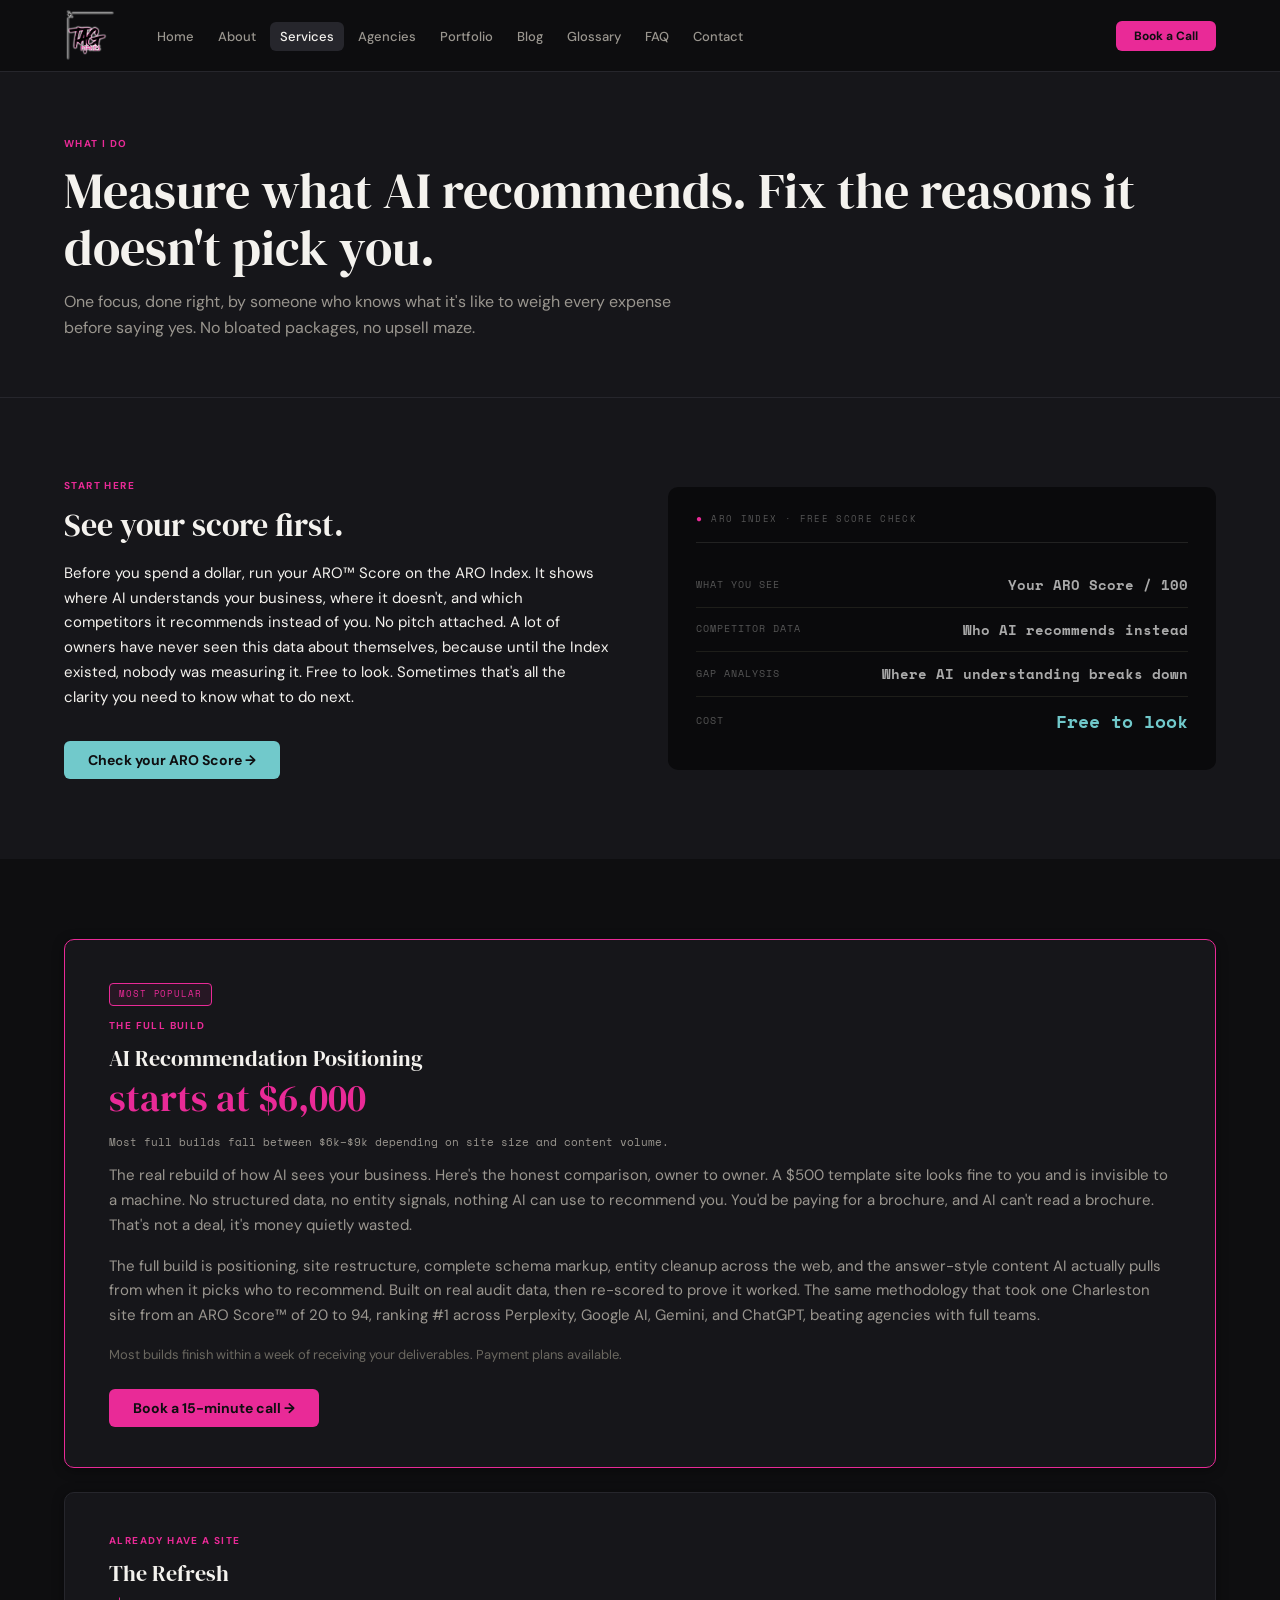
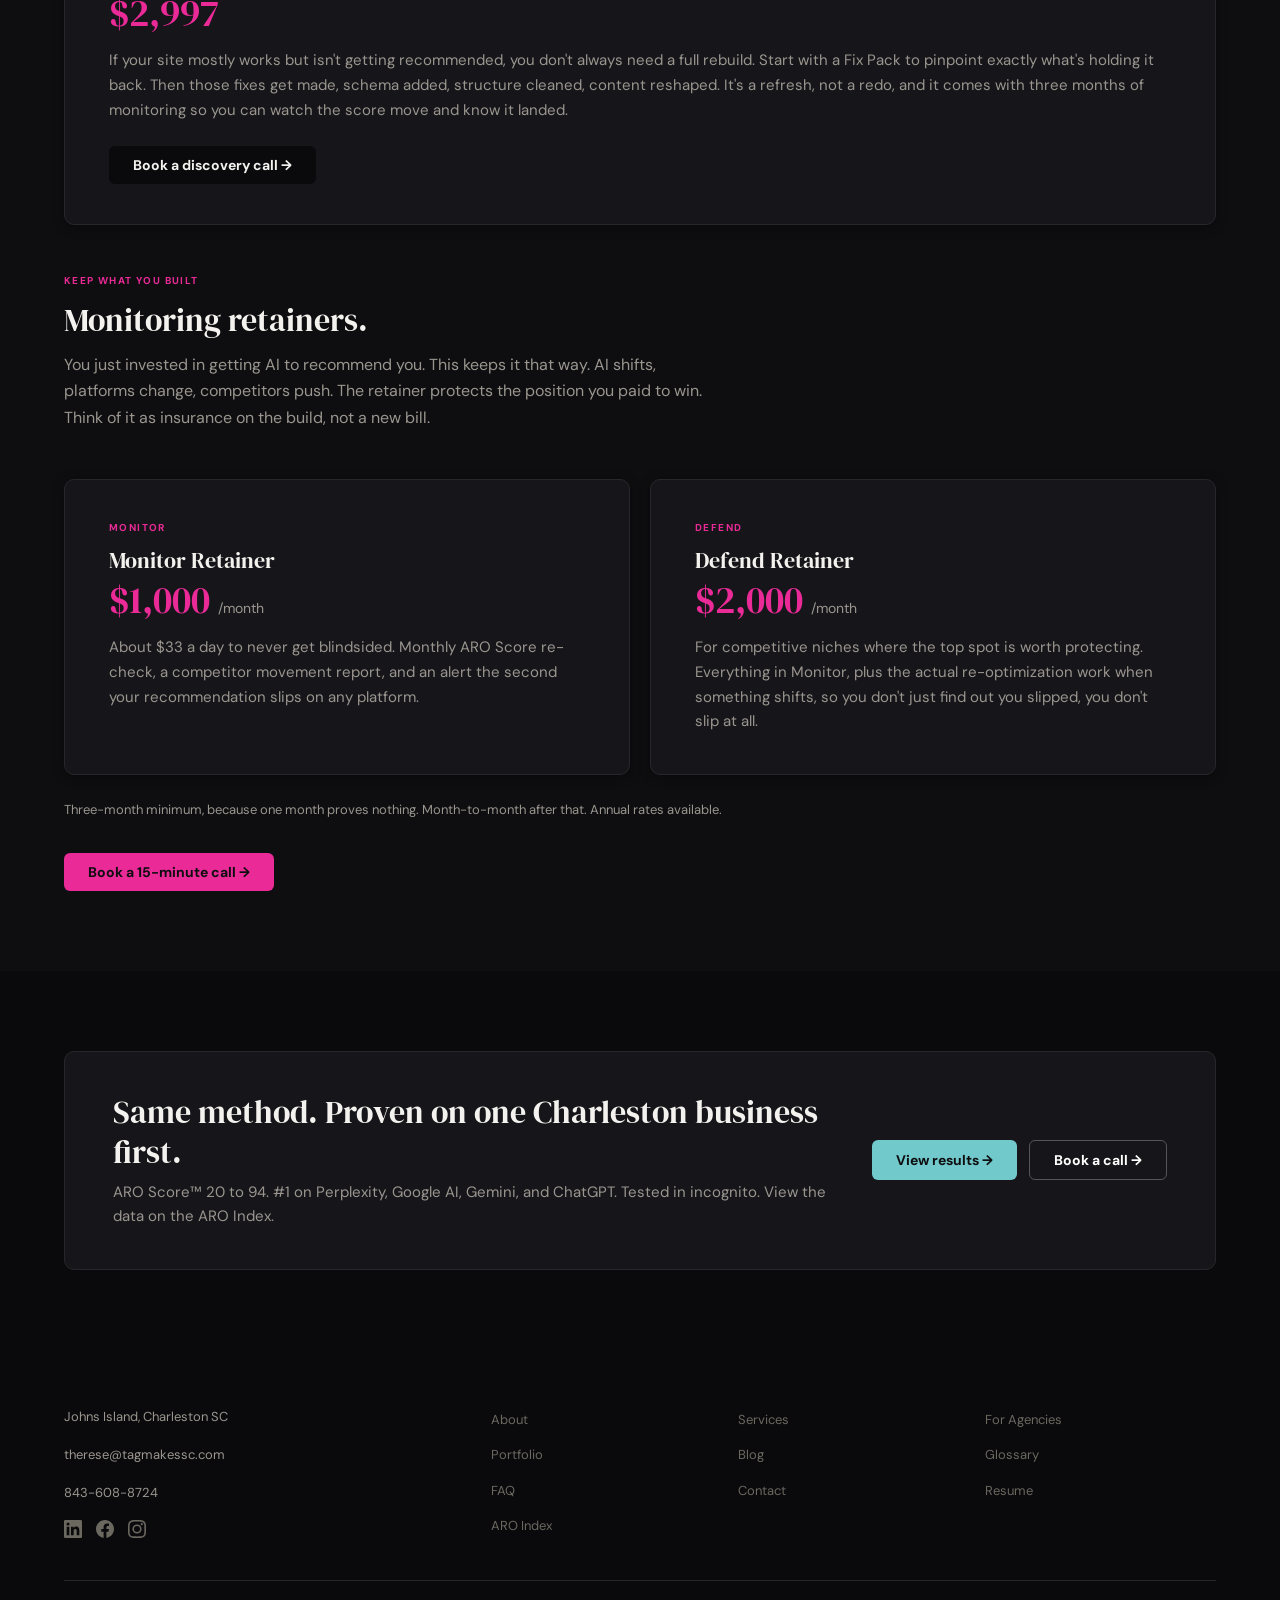
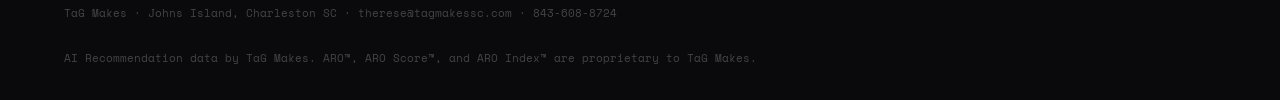
<file: services.html>
<!DOCTYPE html>
<html lang="en">
<head>
  <meta charset="UTF-8">
  <meta name="viewport" content="width=device-width, initial-scale=1.0">
  <title>Services | TaG Makes: AI Recommendation Optimization</title>
  <meta name="description" content="AI Recommendation Positioning starting at $6,000. Refresh $2,997. Monitor $1,000/mo. Defend $2,000/mo. Therese Grittner, TaG Makes, Charleston SC.">
  <link rel="preconnect" href="https://fonts.googleapis.com">
  <link rel="preconnect" href="https://fonts.gstatic.com" crossorigin>
  <link href="https://fonts.googleapis.com/css2?family=DM+Serif+Display&family=DM+Sans:wght@300;400;500;600;700&family=Space+Mono:wght@400;700&display=swap" rel="stylesheet">
  <link rel="stylesheet" href="assets/css/styles.css">
  <link rel="canonical" href="https://tagmakessc.com/services">
  <link rel="icon" type="image/png" sizes="64x64" href="assets/images/favicon-64.png">
  <link rel="icon" type="image/png" sizes="32x32" href="assets/images/favicon-32.png">
  <link rel="apple-touch-icon" href="assets/images/apple-touch-icon.png">
  <meta property="og:type" content="website">
  <meta property="og:site_name" content="TaG Makes">
  <meta property="og:title" content="Services | TaG Makes: AI Recommendation Optimization">
  <meta property="og:description" content="AI Recommendation Positioning starting at $6,000. Refresh $2,997. Monitor $1,000/mo. Defend $2,000/mo. Therese Grittner, TaG Makes, Charleston SC.">
  <meta property="og:url" content="https://tagmakessc.com/services">
  <meta property="og:image" content="https://tagmakessc.com/assets/images/logo.png">
  <meta name="twitter:card" content="summary">
  <meta name="twitter:title" content="Services | TaG Makes: AI Recommendation Optimization">
  <meta name="twitter:description" content="AI Recommendation Positioning, Refresh, Monitor, and Defend. Therese Grittner, TaG Makes, Charleston SC.">

  <!-- JSON-LD Schemas -->
  <script type="application/ld+json">
  {
    "@context": "https://schema.org",
    "@type": "WebPage",
    "name": "Services | TaG Makes: AI Recommendation Optimization",
    "url": "https://tagmakessc.com/services",
    "isPartOf": {
      "@id": "https://tagmakessc.com/#website"
    },
    "about": {
      "@id": "https://tagmakessc.com/#aro-service"
    },
    "author": {
      "@id": "https://tagmakessc.com/#therese"
    },
    "publisher": {
      "@id": "https://tagmakessc.com/#organization"
    },
    "speakable": {
      "@type": "SpeakableSpecification",
      "cssSelector": ["h1", ".service-block"]
    }
  }
  </script>
  <script type="application/ld+json">
  {
    "@context": "https://schema.org",
    "@type": "Service",
    "name": "AI Recommendation Optimization (ARO)",
    "serviceType": "AI Recommendation Optimization",
    "provider": {
      "@id": "https://tagmakessc.com/#organization"
    },
    "url": "https://tagmakessc.com/services",
    "areaServed": {
      "@type": "Country",
      "name": "United States"
    },
    "offers": [
      {
        "@type": "Offer",
        "name": "AI Recommendation Positioning",
        "price": "6000",
        "priceCurrency": "USD",
        "description": "Full site rebuild for AI recommendation: positioning, schema, entity cleanup, answer-style content."
      },
      {
        "@type": "Offer",
        "name": "Refresh",
        "price": "2997",
        "priceCurrency": "USD",
        "description": "Fix Pack diagnosis plus fixes for existing sites, with 3 months monitoring."
      },
      {
        "@type": "Offer",
        "name": "Monitor Retainer",
        "price": "1000",
        "priceCurrency": "USD",
        "priceSpecification": {
          "@type": "UnitPriceSpecification",
          "price": "1000",
          "priceCurrency": "USD",
          "unitCode": "MON"
        },
        "description": "Monthly ARO Score re-check, competitor movement report, slip alerts."
      },
      {
        "@type": "Offer",
        "name": "Defend Retainer",
        "price": "2000",
        "priceCurrency": "USD",
        "priceSpecification": {
          "@type": "UnitPriceSpecification",
          "price": "2000",
          "priceCurrency": "USD",
          "unitCode": "MON"
        },
        "description": "Everything in Monitor plus active re-optimization when AI shifts."
      }
    ]
  }
  </script>
</head>
<body>

  <!-- NAV -->
  <nav class="navbar">
    <div class="nav-inner">
      <a href="index.html" class="nav-logo">
        <span class="logo-shimmer"><img src="assets/images/logo-outline.png" alt="TaG Makes"></span>
      </a>
      <button class="nav-toggle" aria-label="Toggle menu">☰</button>
      <ul class="nav-links">
        <li><a href="index.html">Home</a></li>
        <li><a href="about.html">About</a></li>
        <li><a href="services.html">Services</a></li>
        <li><a href="agencies.html">Agencies</a></li>
        <li><a href="portfolio.html">Portfolio</a></li>
        <li><a href="blog.html">Blog</a></li>
        <li><a href="glossary.html">Glossary</a></li>
        <li><a href="faq.html">FAQ</a></li>
        <li><a href="contact.html">Contact</a></li>      </ul>
      <a href="https://calendar.app.google/eHQKyfF2PurXtnoN8" class="btn btn-pink btn-sm nav-cta" target="_blank" rel="noopener">Book a Call</a>
    </div>
  </nav>

  <!-- PAGE HEADER -->
  <div class="page-header">
    <div class="container">
      <div class="eyebrow">WHAT I DO</div>
      <h1>Measure what AI recommends. Fix the reasons it doesn't pick you.</h1>
      <p>One focus, done right, by someone who knows what it's like to weigh every expense before saying yes. No bloated packages, no upsell maze.</p>
    </div>
  </div>

  <!-- START HERE -->
  <section class="section white scroll-reveal">
    <div class="container">
      <div class="two-col center">
        <div>
          <div class="eyebrow">START HERE</div>
          <h2>See your score first.</h2>
          <p class="mt-16">Before you spend a dollar, run your ARO™ Score on the ARO Index. It shows where AI understands your business, where it doesn't, and which competitors it recommends instead of you. No pitch attached. A lot of owners have never seen this data about themselves, because until the Index existed, nobody was measuring it. Free to look. Sometimes that's all the clarity you need to know what to do next.</p>
          <div class="mt-32">
            <a href="https://aroindex.com" class="btn btn-teal" target="_blank" rel="noopener">Check your ARO Score →</a>
          </div>
        </div>
        <div class="terminal-box scroll-reveal">
          <div class="terminal-header">ARO Index · Free Score Check</div>
          <div class="terminal-row">
            <span class="terminal-label">WHAT YOU SEE</span>
            <span class="terminal-value small">Your ARO Score / 100</span>
          </div>
          <div class="terminal-row">
            <span class="terminal-label">COMPETITOR DATA</span>
            <span class="terminal-value small">Who AI recommends instead</span>
          </div>
          <div class="terminal-row">
            <span class="terminal-label">GAP ANALYSIS</span>
            <span class="terminal-value small">Where AI understanding breaks down</span>
          </div>
          <div class="terminal-row">
            <span class="terminal-label">COST</span>
            <span class="terminal-value teal">Free to look</span>
          </div>
        </div>
      </div>
    </div>
  </section>

  <!-- SERVICE BLOCKS -->
  <section class="section cream">
    <div class="container">

      <!-- Featured: AI Recommendation Positioning -->
      <div class="service-block featured scroll-reveal">
        <div class="mb-12">
          <span class="research-tag pink">MOST POPULAR</span>
        </div>
        <div class="eyebrow pink">THE FULL BUILD</div>
        <h3>AI Recommendation Positioning</h3>
        <div class="price">starts at $6,000</div>
        <p class="price-range-note">Most full builds fall between $6k&ndash;$9k depending on site size and content volume.</p>
        <p>The real rebuild of how AI sees your business. Here's the honest comparison, owner to owner. A $500 template site looks fine to you and is invisible to a machine. No structured data, no entity signals, nothing AI can use to recommend you. You'd be paying for a brochure, and AI can't read a brochure. That's not a deal, it's money quietly wasted.</p>
        <p>The full build is positioning, site restructure, complete schema markup, entity cleanup across the web, and the answer-style content AI actually pulls from when it picks who to recommend. Built on real audit data, then re-scored to prove it worked. The same methodology that took <a href="portfolio.html">one Charleston site</a> from an ARO Score™ of 20 to 94, ranking #1 across Perplexity, Google AI, Gemini, and ChatGPT, beating agencies with full teams.</p>
        <p class="text-sm" style="color:var(--soft-muted);">Most builds finish within a week of receiving your deliverables. Payment plans available.</p>
        <div class="mt-24">
          <a href="https://calendar.app.google/eHQKyfF2PurXtnoN8" class="btn btn-pink" target="_blank" rel="noopener">Book a 15-minute call →</a>
        </div>
      </div>

      <!-- The Refresh -->
      <div class="service-block scroll-reveal">
        <div class="eyebrow">ALREADY HAVE A SITE</div>
        <h3>The Refresh</h3>
        <div class="price">$2,997</div>
        <p>If your site mostly works but isn't getting recommended, you don't always need a full rebuild. Start with a Fix Pack to pinpoint exactly what's holding it back. Then those fixes get made, schema added, structure cleaned, content reshaped. It's a refresh, not a redo, and it comes with three months of monitoring so you can watch the score move and know it landed.</p>
        <div class="mt-24">
          <a href="https://calendar.app.google/Xv2R9R2SKgbrwDWX9" class="btn btn-dark" target="_blank" rel="noopener">Book a discovery call →</a>
        </div>
      </div>

      <!-- MONITORING RETAINERS -->
      <div class="section-header mt-48 scroll-reveal">
        <div class="eyebrow">KEEP WHAT YOU BUILT</div>
        <h2>Monitoring retainers.</h2>
        <p>You just invested in getting AI to recommend you. This keeps it that way. AI shifts, platforms change, competitors push. The retainer protects the position you paid to win. Think of it as insurance on the build, not a new bill.</p>
      </div>

      <div class="retainer-pair scroll-reveal">
        <div class="service-block" style="margin-bottom:0;">
          <div class="eyebrow">MONITOR</div>
          <h3>Monitor Retainer</h3>
          <div class="price">$1,000 <span>/month</span></div>
          <p>About $33 a day to never get blindsided. Monthly ARO Score re-check, a competitor movement report, and an alert the second your recommendation slips on any platform.</p>
        </div>
        <div class="service-block" style="margin-bottom:0;">
          <div class="eyebrow pink">DEFEND</div>
          <h3>Defend Retainer</h3>
          <div class="price">$2,000 <span>/month</span></div>
          <p>For competitive niches where the top spot is worth protecting. Everything in Monitor, plus the actual re-optimization work when something shifts, so you don't just find out you slipped, you don't slip at all.</p>
        </div>
      </div>

      <p class="mt-24 text-sm text-muted">Three-month minimum, because one month proves nothing. Month-to-month after that. Annual rates available.</p>
      <div class="mt-32">
        <a href="https://calendar.app.google/eHQKyfF2PurXtnoN8" class="btn btn-pink" target="_blank" rel="noopener">Book a 15-minute call →</a>
      </div>

    </div>
  </section>

  <!-- PROOF CALLOUT -->
  <section class="section dark scroll-reveal">
    <div class="container">
      <div class="cta-bar">
        <div>
          <h2>Same method. Proven on one Charleston business first.</h2>
          <p>ARO Score™ 20 to 94. #1 on Perplexity, Google AI, Gemini, and ChatGPT. Tested in incognito. View the data on the ARO Index.</p>
        </div>
        <div class="cta-bar-actions">
          <a href="portfolio.html" class="btn btn-teal">View results →</a>
          <a href="https://calendar.app.google/eHQKyfF2PurXtnoN8" class="btn btn-outline" style="color:#fff; border-color:#555;" target="_blank" rel="noopener">Book a call →</a>
        </div>
      </div>
    </div>
  </section>

  <!-- FOOTER -->
  <footer class="footer">
    <div class="container">
      <div class="footer-inner">
        <div class="footer-brand">
          
          <p>Johns Island, Charleston SC</p>
          <p>therese@tagmakessc.com</p>
          <p>843-608-8724</p>
          <div class="footer-social">
            <a href="https://www.linkedin.com/in/therese-grittner" target="_blank" rel="noopener" aria-label="LinkedIn"><svg xmlns="http://www.w3.org/2000/svg" width="18" height="18" viewBox="0 0 24 24" fill="currentColor"><path d="M20.447 20.452h-3.554v-5.569c0-1.328-.027-3.037-1.852-3.037-1.853 0-2.136 1.445-2.136 2.939v5.667H9.351V9h3.414v1.561h.046c.477-.9 1.637-1.85 3.37-1.85 3.601 0 4.267 2.37 4.267 5.455v6.286zM5.337 7.433a2.062 2.062 0 01-2.063-2.065 2.064 2.064 0 112.063 2.065zm1.782 13.019H3.555V9h3.564v11.452zM22.225 0H1.771C.792 0 0 .774 0 1.729v20.542C0 23.227.792 24 1.771 24h20.451C23.2 24 24 23.227 24 22.271V1.729C24 .774 23.2 0 22.222 0h.003z"/></svg></a>
            <a href="https://www.facebook.com/profile.php?id=61569179379015" target="_blank" rel="noopener" aria-label="Facebook"><svg xmlns="http://www.w3.org/2000/svg" width="18" height="18" viewBox="0 0 24 24" fill="currentColor"><path d="M24 12.073c0-6.627-5.373-12-12-12s-12 5.373-12 12c0 5.99 4.388 10.954 10.125 11.854v-8.385H7.078v-3.47h3.047V9.43c0-3.007 1.792-4.669 4.533-4.669 1.312 0 2.686.235 2.686.235v2.953H15.83c-1.491 0-1.956.925-1.956 1.874v2.25h3.328l-.532 3.47h-2.796v8.385C19.612 23.027 24 18.062 24 12.073z"/></svg></a>
            <a href="https://www.instagram.com/tagmakes_it/" target="_blank" rel="noopener" aria-label="Instagram"><svg xmlns="http://www.w3.org/2000/svg" width="18" height="18" viewBox="0 0 24 24" fill="currentColor"><path d="M12 2.163c3.204 0 3.584.012 4.85.07 3.252.148 4.771 1.691 4.919 4.919.058 1.265.069 1.645.069 4.849 0 3.205-.012 3.584-.069 4.849-.149 3.225-1.664 4.771-4.919 4.919-1.266.058-1.644.07-4.85.07-3.204 0-3.584-.012-4.849-.07-3.26-.149-4.771-1.699-4.919-4.92-.058-1.265-.07-1.644-.07-4.849 0-3.204.013-3.583.07-4.849.149-3.227 1.664-4.771 4.919-4.919 1.266-.057 1.645-.069 4.849-.069zM12 0C8.741 0 8.333.014 7.053.072 2.695.272.273 2.69.073 7.052.014 8.333 0 8.741 0 12c0 3.259.014 3.668.072 4.948.2 4.358 2.618 6.78 6.98 6.98C8.333 23.986 8.741 24 12 24c3.259 0 3.668-.014 4.948-.072 4.354-.2 6.782-2.618 6.979-6.98.059-1.28.073-1.689.073-4.948 0-3.259-.014-3.667-.072-4.947-.196-4.354-2.617-6.78-6.979-6.98C15.668.014 15.259 0 12 0zm0 5.838a6.162 6.162 0 100 12.324 6.162 6.162 0 000-12.324zM12 16a4 4 0 110-8 4 4 0 010 8zm6.406-11.845a1.44 1.44 0 100 2.881 1.44 1.44 0 000-2.881z"/></svg></a>
          </div>
        </div>
        <div class="footer-links">
          <a href="about.html">About</a>
          <a href="services.html">Services</a>
          <a href="agencies.html">For Agencies</a>
          <a href="portfolio.html">Portfolio</a>
          <a href="blog.html">Blog</a>
          <a href="glossary.html">Glossary</a>
          <a href="faq.html">FAQ</a>
          <a href="contact.html">Contact</a>
          <a href="resume.html">Resume</a>
          <a href="https://aroindex.com" target="_blank" rel="noopener">ARO Index</a>
        </div>
      </div>
      <div class="footer-bottom">
        <p>TaG Makes · Johns Island, Charleston SC · therese@tagmakessc.com · 843-608-8724</p>
        <p>AI Recommendation data by TaG Makes. ARO™, ARO Score™, and ARO Index™ are proprietary to TaG Makes.</p>
      </div>
    </div>
  </footer>

  <script src="assets/js/main.js?v=20260917"></script>
</body>
</html>
</file>
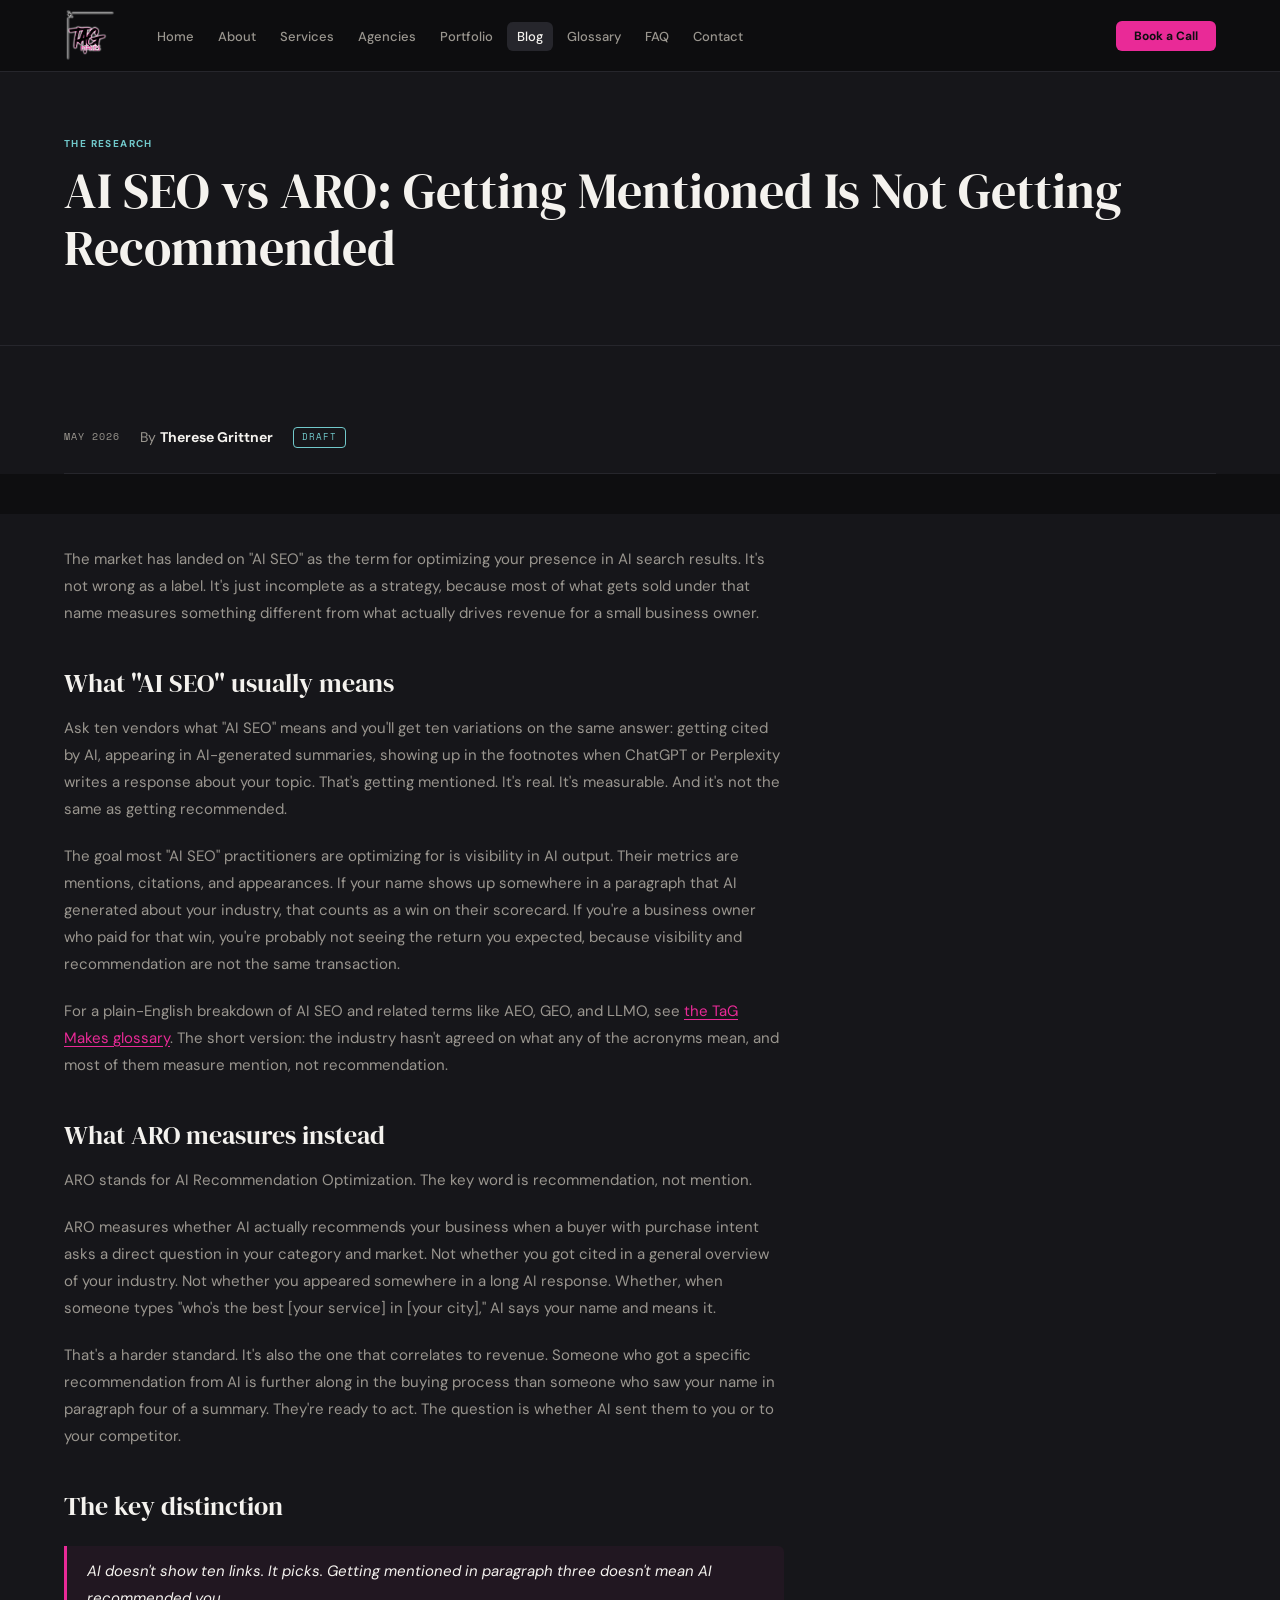
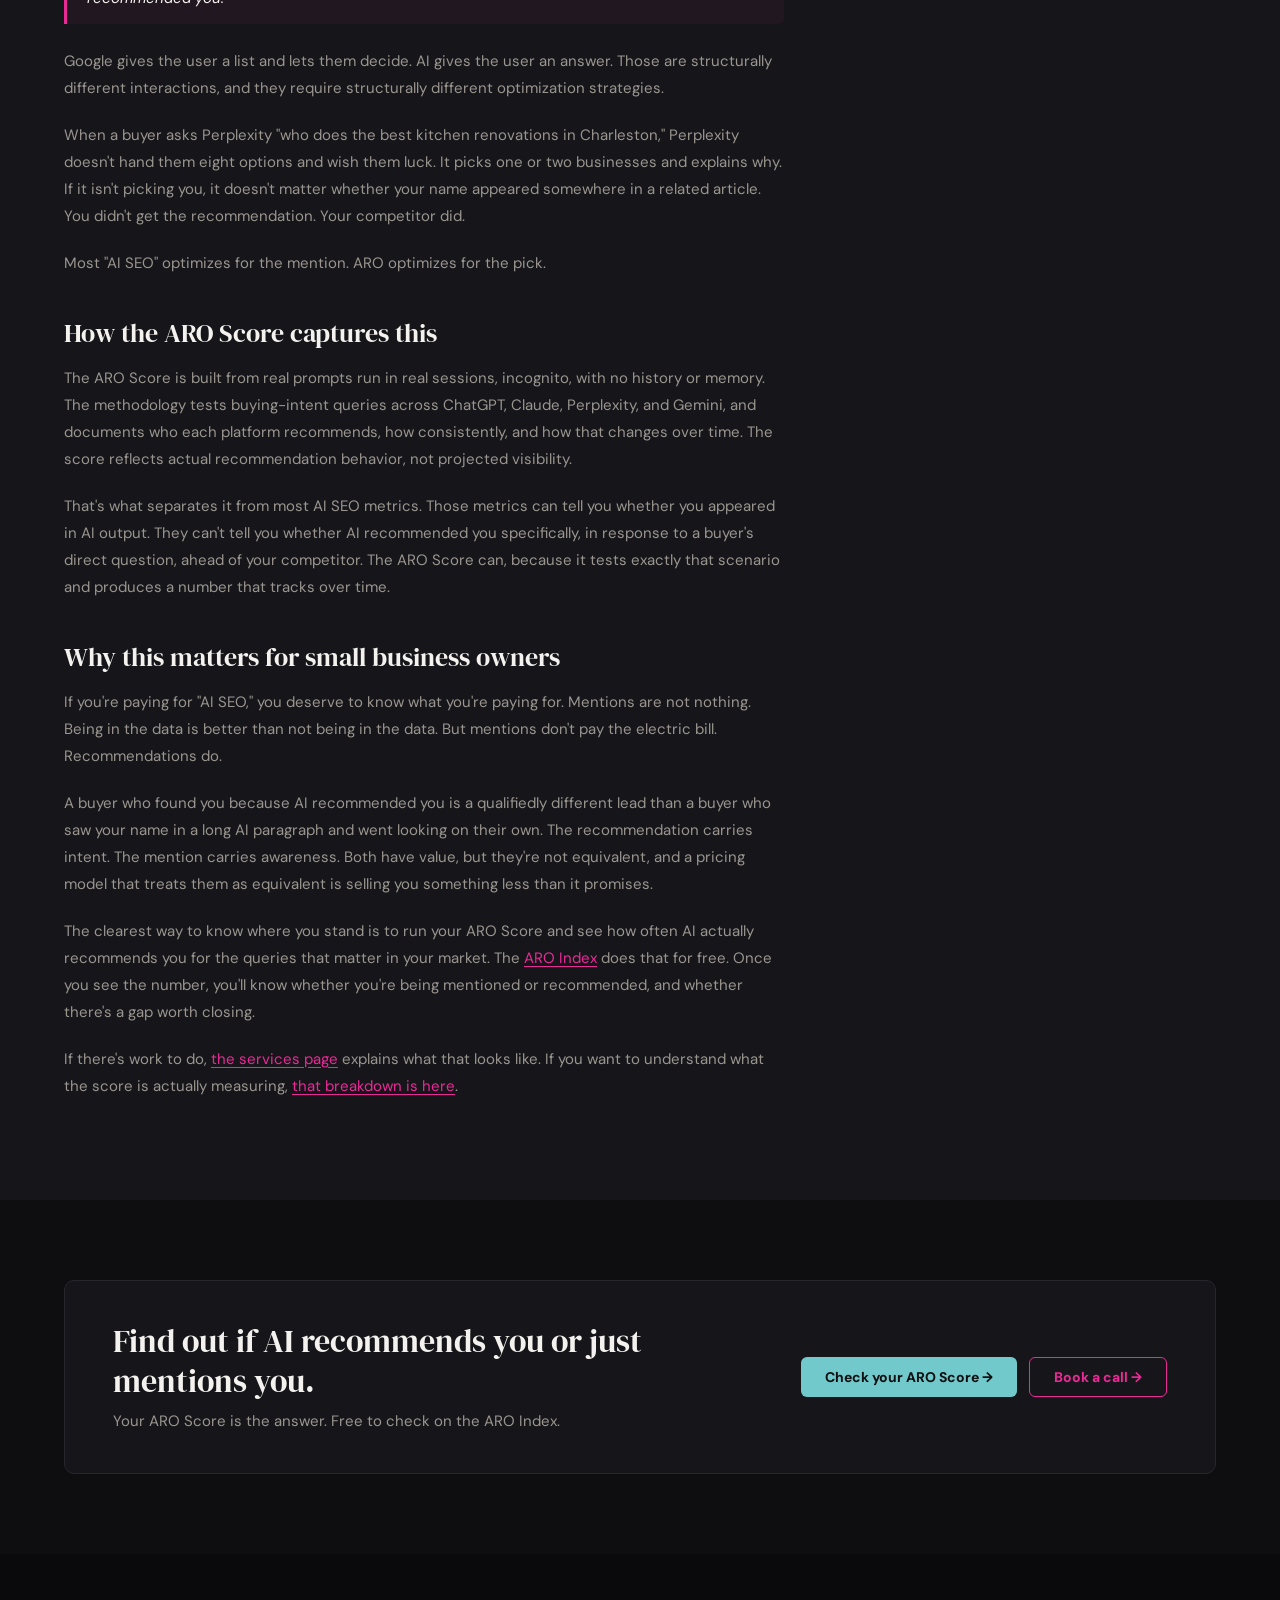
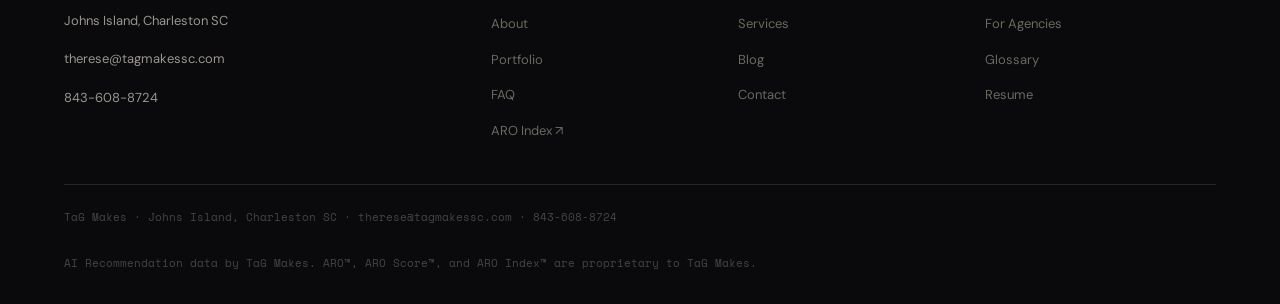
<file: posts/ai-seo-vs-aro.html>
<!DOCTYPE html>
<!-- DRAFT: Replace or expand before publishing -->
<html lang="en">
<head>
  <meta charset="UTF-8">
  <meta name="viewport" content="width=device-width, initial-scale=1.0">
  <title>AI SEO vs ARO: Getting Mentioned Is Not Getting Recommended | TaG Makes</title>
  <meta name="description" content="Most of what's sold under 'AI SEO' measures whether you got mentioned. ARO measures whether you got chosen. There's a gap between those two things, and it's where most businesses are quietly losing buyers.">
  <link rel="preconnect" href="https://fonts.googleapis.com">
  <link rel="preconnect" href="https://fonts.gstatic.com" crossorigin>
  <link href="https://fonts.googleapis.com/css2?family=DM+Serif+Display&family=DM+Sans:wght@300;400;500;600;700&family=Space+Mono:wght@400;700&display=swap" rel="stylesheet">
  <link rel="stylesheet" href="../assets/css/styles.css">
  <link rel="canonical" href="https://tagmakessc.com/posts/ai-seo-vs-aro">
  <link rel="icon" type="image/png" sizes="64x64" href="../assets/images/favicon-64.png">
  <link rel="icon" type="image/png" sizes="32x32" href="../assets/images/favicon-32.png">
  <link rel="apple-touch-icon" href="../assets/images/apple-touch-icon.png">
  <meta property="og:type" content="article">
  <meta property="og:site_name" content="TaG Makes">
  <meta property="og:title" content="AI SEO vs ARO: Getting Mentioned Is Not Getting Recommended">
  <meta property="og:description" content="Most of what's sold under 'AI SEO' measures whether you got mentioned. ARO measures whether you got chosen.">
  <meta property="og:url" content="https://tagmakessc.com/posts/ai-seo-vs-aro">
  <meta property="og:image" content="https://tagmakessc.com/assets/images/logo.png">
  <meta name="twitter:card" content="summary">
  <meta name="twitter:title" content="AI SEO vs ARO: Getting Mentioned Is Not Getting Recommended">
  <meta name="twitter:description" content="Most of what's sold under 'AI SEO' measures whether you got mentioned. ARO measures whether you got chosen.">

  <!-- JSON-LD: BlogPosting -->
  <script type="application/ld+json">
  {
    "@context": "https://schema.org",
    "@type": "BlogPosting",
    "headline": "AI SEO vs ARO: Getting Mentioned Is Not Getting Recommended",
    "url": "https://tagmakessc.com/posts/ai-seo-vs-aro",
    "datePublished": "2026-05-21",
    "dateModified": "2026-05-21",
    "description": "Most of what's sold under 'AI SEO' measures whether you got mentioned. ARO measures whether you got chosen. There's a gap between those two things, and it's where most businesses are quietly losing buyers.",
    "author": {
      "@type": "Person",
      "name": "Therese Grittner",
      "url": "https://tagmakessc.com/about.html"
    },
    "publisher": {
      "@type": "Organization",
      "name": "TaG Makes",
      "url": "https://tagmakessc.com",
      "logo": {
        "@type": "ImageObject",
        "url": "https://tagmakessc.com/assets/images/logo.png"
      }
    },
    "mainEntityOfPage": {
      "@type": "WebPage",
      "@id": "https://tagmakessc.com/posts/ai-seo-vs-aro"
    }
  }
  </script>
</head>
<body>

  <!-- NAV -->
  <nav class="navbar">
    <div class="nav-inner">
      <a href="../index.html" class="nav-logo">
        <span class="logo-shimmer"><img src="../assets/images/logo-outline.png" alt="TaG Makes"></span>
      </a>
      <button class="nav-toggle" aria-label="Toggle menu">☰</button>
      <ul class="nav-links">
        <li><a href="../index.html">Home</a></li>
        <li><a href="../about.html">About</a></li>
        <li><a href="../services.html">Services</a></li>
        <li><a href="../agencies.html">Agencies</a></li>
        <li><a href="../portfolio.html">Portfolio</a></li>
        <li><a href="../blog.html" class="active">Blog</a></li>
        <li><a href="../glossary.html">Glossary</a></li>
        <li><a href="../faq.html">FAQ</a></li>
        <li><a href="../contact.html">Contact</a></li>      </ul>
      <a href="https://calendar.app.google/eHQKyfF2PurXtnoN8" class="btn btn-pink btn-sm nav-cta" target="_blank" rel="noopener">Book a Call</a>
    </div>
  </nav>

  <!-- PAGE HEADER -->
  <div class="page-header">
    <div class="container">
      <div class="eyebrow teal">THE RESEARCH</div>
      <h1>AI SEO vs ARO: Getting Mentioned Is Not Getting Recommended</h1>
    </div>
  </div>

  <!-- POST META -->
  <section class="section white" style="padding-bottom: 0;">
    <div class="container">
      <div class="post-meta">
        <span class="blog-date">May 2026</span>
        <span class="author">By <strong>Therese Grittner</strong></span>
        <span class="draft-badge">Draft</span>
      </div>
    </div>
  </section>

  <!-- POST BODY -->
  <section class="section white" style="padding-top: 32px;">
    <div class="container">
      <div class="post-body">

        <p>The market has landed on "AI SEO" as the term for optimizing your presence in AI search results. It's not wrong as a label. It's just incomplete as a strategy, because most of what gets sold under that name measures something different from what actually drives revenue for a small business owner.</p>

        <h2>What "AI SEO" usually means</h2>

        <p>Ask ten vendors what "AI SEO" means and you'll get ten variations on the same answer: getting cited by AI, appearing in AI-generated summaries, showing up in the footnotes when ChatGPT or Perplexity writes a response about your topic. That's getting mentioned. It's real. It's measurable. And it's not the same as getting recommended.</p>

        <p>The goal most "AI SEO" practitioners are optimizing for is visibility in AI output. Their metrics are mentions, citations, and appearances. If your name shows up somewhere in a paragraph that AI generated about your industry, that counts as a win on their scorecard. If you're a business owner who paid for that win, you're probably not seeing the return you expected, because visibility and recommendation are not the same transaction.</p>

        <p>For a plain-English breakdown of AI SEO and related terms like AEO, GEO, and LLMO, see <a href="../glossary.html">the TaG Makes glossary</a>. The short version: the industry hasn't agreed on what any of the acronyms mean, and most of them measure mention, not recommendation.</p>

        <h2>What ARO measures instead</h2>

        <p>ARO stands for AI Recommendation Optimization. The key word is recommendation, not mention.</p>

        <p>ARO measures whether AI actually recommends your business when a buyer with purchase intent asks a direct question in your category and market. Not whether you got cited in a general overview of your industry. Not whether you appeared somewhere in a long AI response. Whether, when someone types "who's the best [your service] in [your city]," AI says your name and means it.</p>

        <p>That's a harder standard. It's also the one that correlates to revenue. Someone who got a specific recommendation from AI is further along in the buying process than someone who saw your name in paragraph four of a summary. They're ready to act. The question is whether AI sent them to you or to your competitor.</p>

        <h2>The key distinction</h2>

        <blockquote>
          <p>AI doesn't show ten links. It picks. Getting mentioned in paragraph three doesn't mean AI recommended you.</p>
        </blockquote>

        <p>Google gives the user a list and lets them decide. AI gives the user an answer. Those are structurally different interactions, and they require structurally different optimization strategies.</p>

        <p>When a buyer asks Perplexity "who does the best kitchen renovations in Charleston," Perplexity doesn't hand them eight options and wish them luck. It picks one or two businesses and explains why. If it isn't picking you, it doesn't matter whether your name appeared somewhere in a related article. You didn't get the recommendation. Your competitor did.</p>

        <p>Most "AI SEO" optimizes for the mention. ARO optimizes for the pick.</p>

        <h2>How the ARO Score captures this</h2>

        <p>The ARO Score is built from real prompts run in real sessions, incognito, with no history or memory. The methodology tests buying-intent queries across ChatGPT, Claude, Perplexity, and Gemini, and documents who each platform recommends, how consistently, and how that changes over time. The score reflects actual recommendation behavior, not projected visibility.</p>

        <p>That's what separates it from most AI SEO metrics. Those metrics can tell you whether you appeared in AI output. They can't tell you whether AI recommended you specifically, in response to a buyer's direct question, ahead of your competitor. The ARO Score can, because it tests exactly that scenario and produces a number that tracks over time.</p>

        <h2>Why this matters for small business owners</h2>

        <p>If you're paying for "AI SEO," you deserve to know what you're paying for. Mentions are not nothing. Being in the data is better than not being in the data. But mentions don't pay the electric bill. Recommendations do.</p>

        <p>A buyer who found you because AI recommended you is a qualifiedly different lead than a buyer who saw your name in a long AI paragraph and went looking on their own. The recommendation carries intent. The mention carries awareness. Both have value, but they're not equivalent, and a pricing model that treats them as equivalent is selling you something less than it promises.</p>

        <p>The clearest way to know where you stand is to run your ARO Score and see how often AI actually recommends you for the queries that matter in your market. The <a href="https://aroindex.com" target="_blank" rel="noopener">ARO Index</a> does that for free. Once you see the number, you'll know whether you're being mentioned or recommended, and whether there's a gap worth closing.</p>

        <p>If there's work to do, <a href="../services.html">the services page</a> explains what that looks like. If you want to understand what the score is actually measuring, <a href="what-is-an-aro-score.html">that breakdown is here</a>.</p>

      </div>
    </div>
  </section>

  <!-- CTA -->
  <section class="section cream scroll-reveal">
    <div class="container">
      <div class="cta-bar">
        <div>
          <h2>Find out if AI recommends you or just mentions you.</h2>
          <p>Your ARO Score is the answer. Free to check on the ARO Index.</p>
        </div>
        <div class="cta-bar-actions">
          <a href="https://aroindex.com" class="btn btn-teal" target="_blank" rel="noopener">Check your ARO Score &rarr;</a>
          <a href="../contact.html" class="btn btn-outline">Book a call &rarr;</a>
        </div>
      </div>
    </div>
  </section>

  <!-- FOOTER -->
  <footer class="footer">
    <div class="container">
      <div class="footer-inner">
        <div class="footer-brand">
          <p>Johns Island, Charleston SC</p>
          <p>therese@tagmakessc.com</p>
          <p>843-608-8724</p>
        </div>
        <div class="footer-links">
          <a href="../about.html">About</a>
          <a href="../services.html">Services</a>
          <a href="../agencies.html">For Agencies</a>
          <a href="../portfolio.html">Portfolio</a>
          <a href="../blog.html">Blog</a>
          <a href="../glossary.html">Glossary</a>
          <a href="../faq.html">FAQ</a>
          <a href="../contact.html">Contact</a>
          <a href="../resume.html">Resume</a>
          <a href="https://aroindex.com" target="_blank" rel="noopener">ARO Index ↗</a>
        </div>
      </div>
      <div class="footer-bottom">
        <p>TaG Makes · Johns Island, Charleston SC · therese@tagmakessc.com · 843-608-8724</p>
        <p>AI Recommendation data by TaG Makes. ARO™, ARO Score™, and ARO Index™ are proprietary to TaG Makes.</p>
      </div>
    </div>
  </footer>

  <script src="../assets/js/main.js"></script>
</body>
</html>
</file>
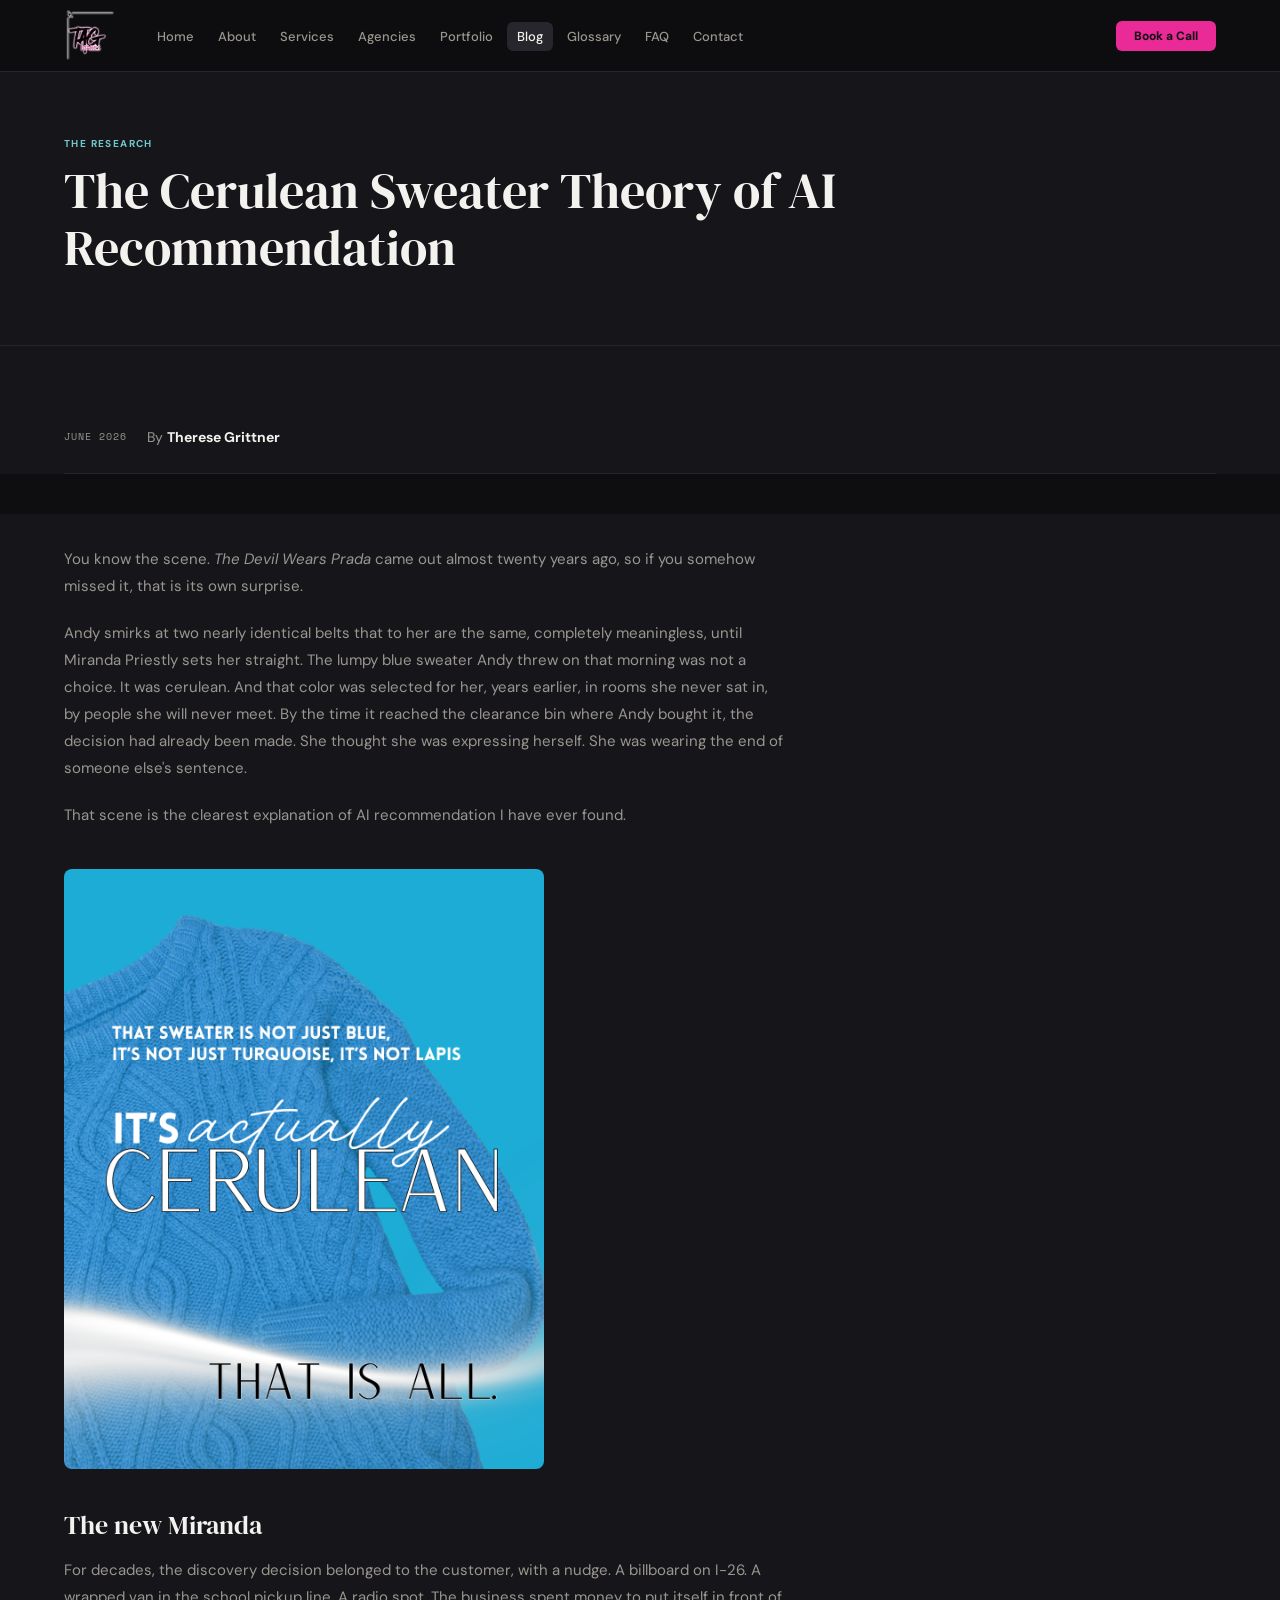
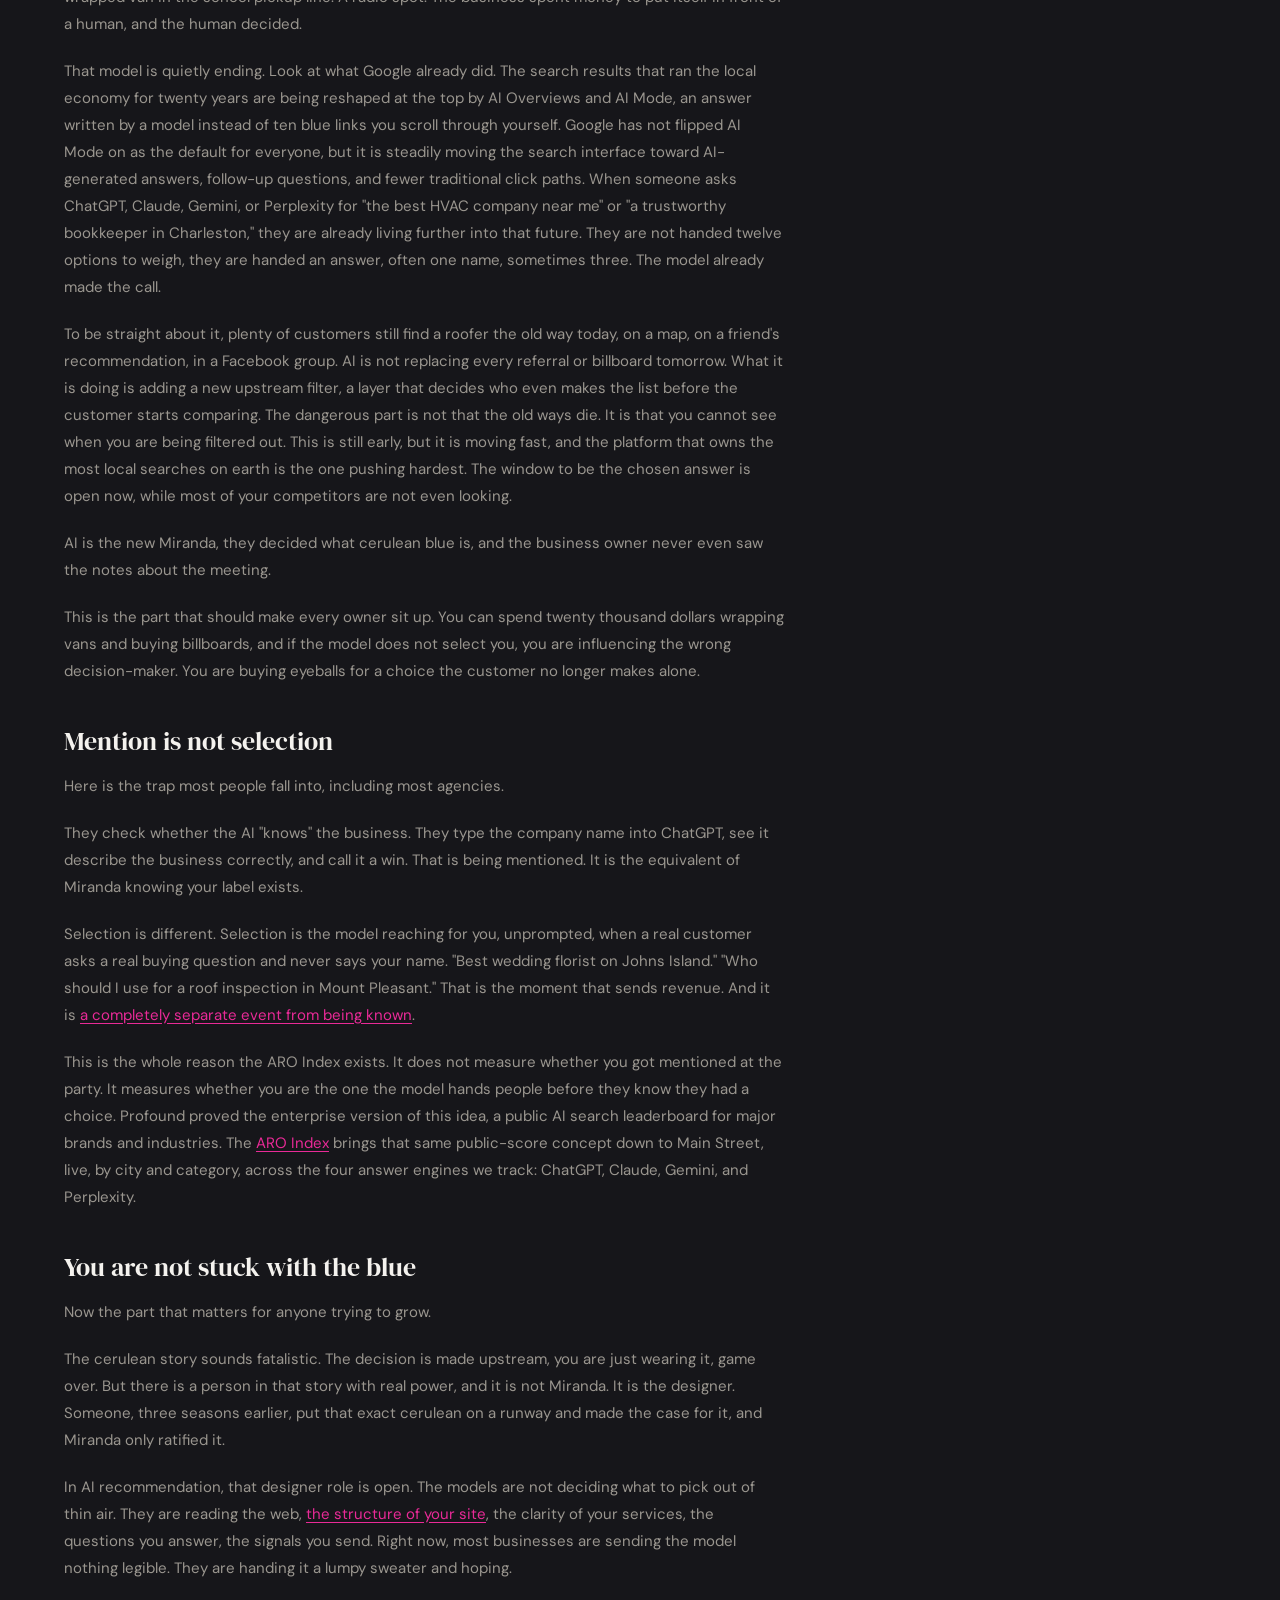
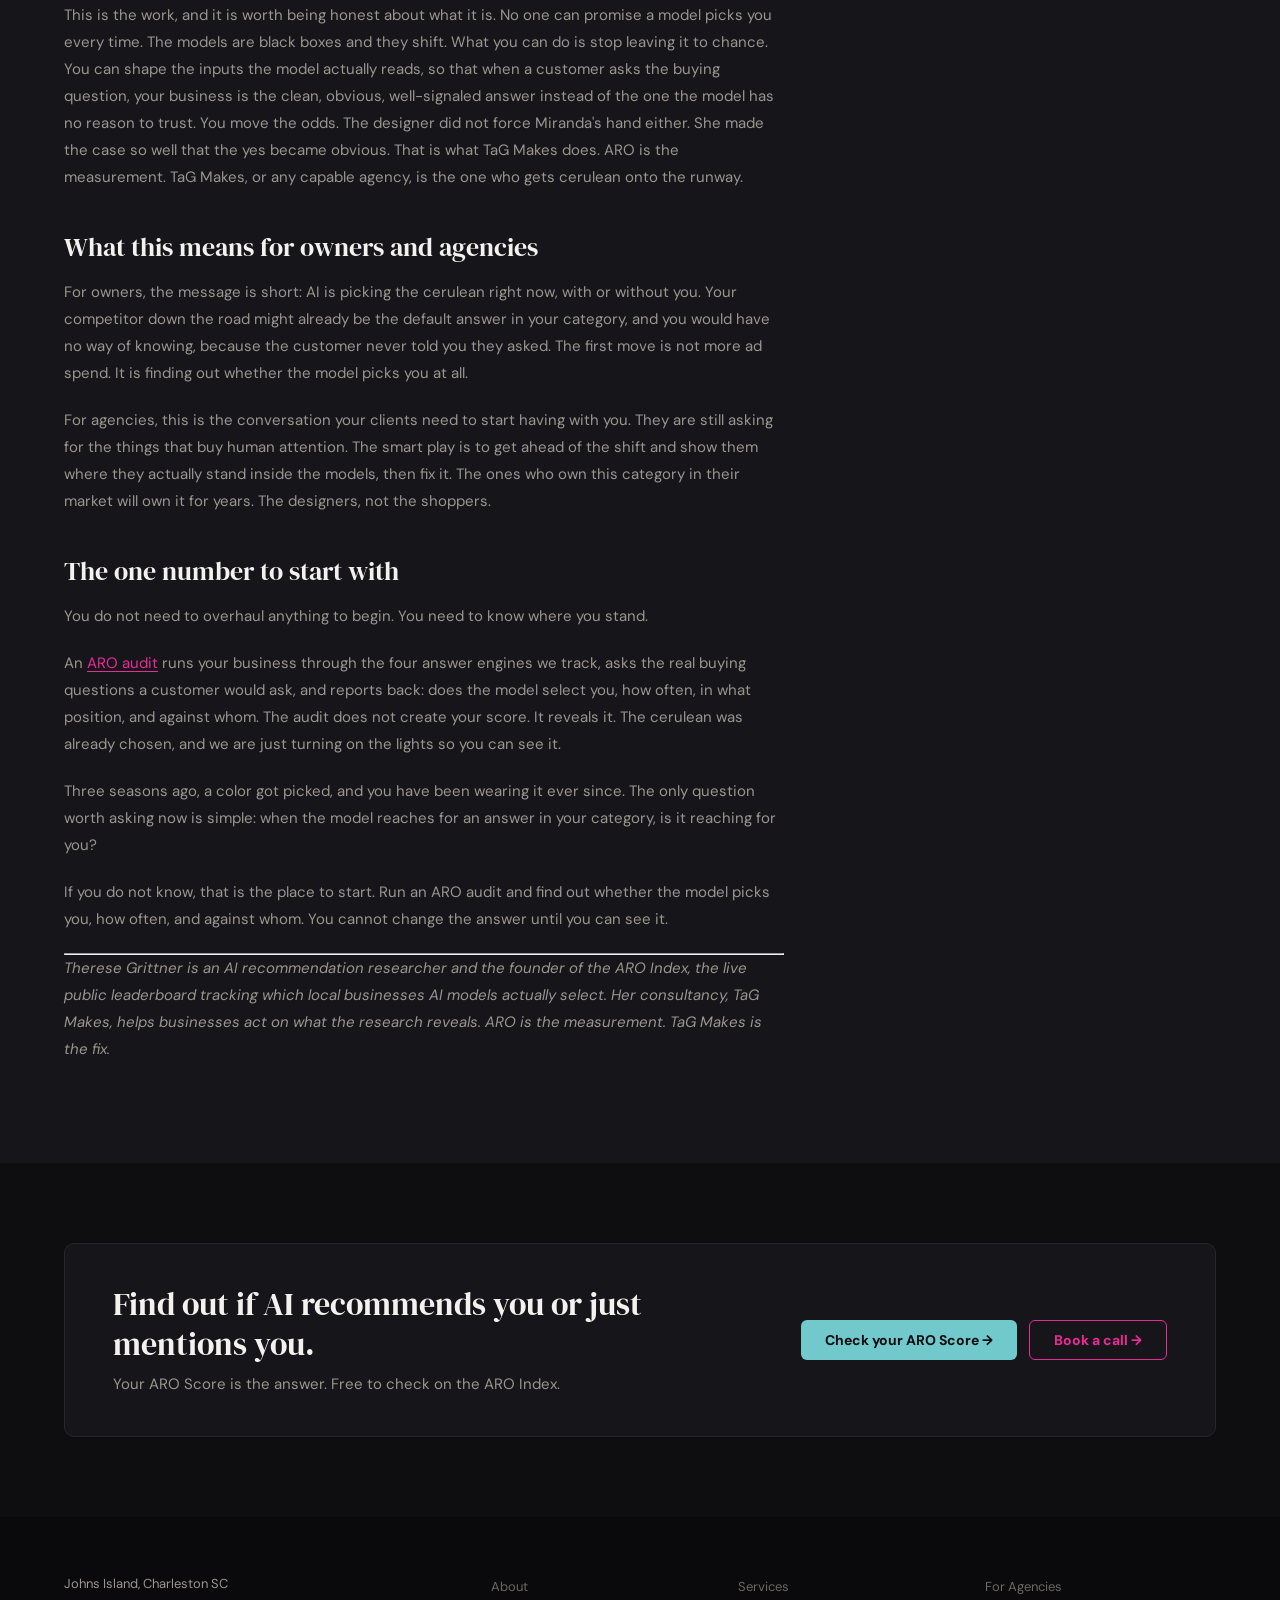
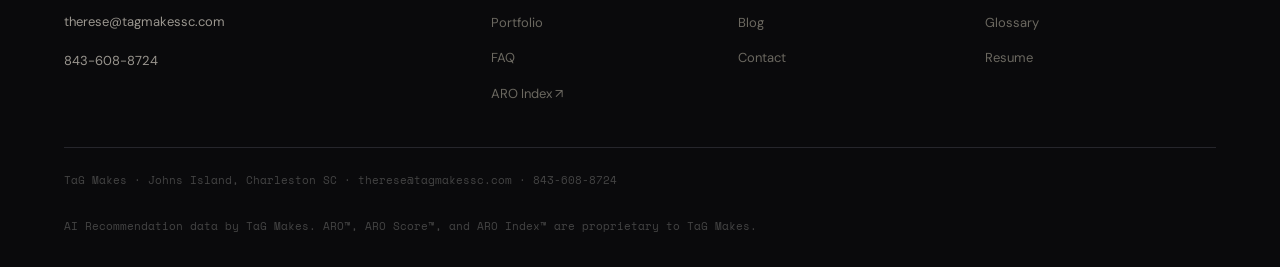
<file: posts/cerulean-sweater-ai-recommendation.html>
<!DOCTYPE html>
<html lang="en">
<head>
  <meta charset="UTF-8">
  <meta name="viewport" content="width=device-width, initial-scale=1.0">
  <title>The Cerulean Sweater Theory of AI Recommendation | TaG Makes</title>
  <meta name="description" content="The cerulean sweater scene is the clearest explanation of AI recommendation I have found. Here is what it means for your business and who the model actually chooses.">
  <link rel="preconnect" href="https://fonts.googleapis.com">
  <link rel="preconnect" href="https://fonts.gstatic.com" crossorigin>
  <link href="https://fonts.googleapis.com/css2?family=DM+Serif+Display&family=DM+Sans:wght@300;400;500;600;700&family=Space+Mono:wght@400;700&display=swap" rel="stylesheet">
  <link rel="stylesheet" href="../assets/css/styles.css">
  <link rel="canonical" href="https://tagmakessc.com/posts/cerulean-sweater-ai-recommendation">
  <link rel="icon" type="image/png" sizes="64x64" href="../assets/images/favicon-64.png">
  <link rel="icon" type="image/png" sizes="32x32" href="../assets/images/favicon-32.png">
  <link rel="apple-touch-icon" href="../assets/images/apple-touch-icon.png">
  <meta property="og:type" content="article">
  <meta property="og:site_name" content="TaG Makes">
  <meta property="og:title" content="The Cerulean Sweater Theory of AI Recommendation">
  <meta property="og:description" content="The cerulean sweater scene is the clearest explanation of AI recommendation I have found. Here is what it means for your business and who the model actually chooses.">
  <meta property="og:url" content="https://tagmakessc.com/posts/cerulean-sweater-ai-recommendation">
  <meta property="og:image" content="https://tagmakessc.com/assets/images/logo.png">
  <meta name="twitter:card" content="summary">
  <meta name="twitter:title" content="The Cerulean Sweater Theory of AI Recommendation">
  <meta name="twitter:description" content="The cerulean sweater scene is the clearest explanation of AI recommendation I have found. Here is what it means for your business and who the model actually chooses.">

  <!-- JSON-LD: BlogPosting -->
  <script type="application/ld+json">
  {
    "@context": "https://schema.org",
    "@type": "BlogPosting",
    "headline": "The Cerulean Sweater Theory of AI Recommendation",
    "description": "The cerulean sweater scene is the clearest explanation of AI recommendation I have found. Here is what it means for your business and who the model actually chooses.",
    "image": "https://tagmakessc.com/assets/images/logo.png",
    "author": {
      "@type": "Person",
      "name": "Therese Grittner",
      "url": "https://tagmakessc.com/about.html"
    },
    "publisher": {
      "@type": "Organization",
      "name": "TaG Makes",
      "logo": {
        "@type": "ImageObject",
        "url": "https://tagmakessc.com/assets/images/logo.png"
      }
    },
    "datePublished": "2026-06-24",
    "dateModified": "2026-06-24",
    "mainEntityOfPage": "https://tagmakessc.com/posts/cerulean-sweater-ai-recommendation.html"
  }
  </script>
</head>
<body>

  <!-- NAV -->
  <nav class="navbar">
    <div class="nav-inner">
      <a href="../index.html" class="nav-logo">
        <span class="logo-shimmer"><img src="../assets/images/logo-outline.png" alt="TaG Makes"></span>
      </a>
      <button class="nav-toggle" aria-label="Toggle menu">☰</button>
      <ul class="nav-links">
        <li><a href="../index.html">Home</a></li>
        <li><a href="../about.html">About</a></li>
        <li><a href="../services.html">Services</a></li>
        <li><a href="../agencies.html">Agencies</a></li>
        <li><a href="../portfolio.html">Portfolio</a></li>
        <li><a href="../blog.html" class="active">Blog</a></li>
        <li><a href="../glossary.html">Glossary</a></li>
        <li><a href="../faq.html">FAQ</a></li>
        <li><a href="../contact.html">Contact</a></li>      </ul>
      <a href="https://calendar.app.google/eHQKyfF2PurXtnoN8" class="btn btn-pink btn-sm nav-cta" target="_blank" rel="noopener">Book a Call</a>
    </div>
  </nav>

  <!-- PAGE HEADER -->
  <div class="page-header">
    <div class="container">
      <div class="eyebrow teal">THE RESEARCH</div>
      <h1>The Cerulean Sweater Theory of AI Recommendation</h1>
    </div>
  </div>

  <!-- POST META -->
  <section class="section white" style="padding-bottom: 0;">
    <div class="container">
      <div class="post-meta">
        <span class="blog-date">June 2026</span>
        <span class="author">By <strong>Therese Grittner</strong></span>
      </div>
    </div>
  </section>

  <!-- POST BODY -->
  <section class="section white" style="padding-top: 32px;">
    <div class="container">
      <div class="post-body">

        <p>You know the scene. <em>The Devil Wears Prada</em> came out almost twenty years ago, so if you somehow missed it, that is its own surprise.</p>

        <p>Andy smirks at two nearly identical belts that to her are the same, completely meaningless, until Miranda Priestly sets her straight. The lumpy blue sweater Andy threw on that morning was not a choice. It was cerulean. And that color was selected for her, years earlier, in rooms she never sat in, by people she will never meet. By the time it reached the clearance bin where Andy bought it, the decision had already been made. She thought she was expressing herself. She was wearing the end of someone else's sentence.</p>

        <p>That scene is the clearest explanation of AI recommendation I have ever found.</p>

        <figure style="margin: 40px 0; text-align: center;">
          <img src="../assets/images/cerulean-sweater.png" alt="It's actually cerulean. That is all." style="max-width: 480px; width: 100%; border-radius: 8px;">
        </figure>

        <h2>The new Miranda</h2>

        <p>For decades, the discovery decision belonged to the customer, with a nudge. A billboard on I-26. A wrapped van in the school pickup line. A radio spot. The business spent money to put itself in front of a human, and the human decided.</p>

        <p>That model is quietly ending. Look at what Google already did. The search results that ran the local economy for twenty years are being reshaped at the top by AI Overviews and AI Mode, an answer written by a model instead of ten blue links you scroll through yourself. Google has not flipped AI Mode on as the default for everyone, but it is steadily moving the search interface toward AI-generated answers, follow-up questions, and fewer traditional click paths. When someone asks ChatGPT, Claude, Gemini, or Perplexity for "the best HVAC company near me" or "a trustworthy bookkeeper in Charleston," they are already living further into that future. They are not handed twelve options to weigh, they are handed an answer, often one name, sometimes three. The model already made the call.</p>

        <p>To be straight about it, plenty of customers still find a roofer the old way today, on a map, on a friend's recommendation, in a Facebook group. AI is not replacing every referral or billboard tomorrow. What it is doing is adding a new upstream filter, a layer that decides who even makes the list before the customer starts comparing. The dangerous part is not that the old ways die. It is that you cannot see when you are being filtered out. This is still early, but it is moving fast, and the platform that owns the most local searches on earth is the one pushing hardest. The window to be the chosen answer is open now, while most of your competitors are not even looking.</p>

        <p>AI is the new Miranda, they decided what cerulean blue is, and the business owner never even saw the notes about the meeting.</p>

        <p>This is the part that should make every owner sit up. You can spend twenty thousand dollars wrapping vans and buying billboards, and if the model does not select you, you are influencing the wrong decision-maker. You are buying eyeballs for a choice the customer no longer makes alone.</p>

        <h2>Mention is not selection</h2>

        <p>Here is the trap most people fall into, including most agencies.</p>

        <p>They check whether the AI "knows" the business. They type the company name into ChatGPT, see it describe the business correctly, and call it a win. That is being mentioned. It is the equivalent of Miranda knowing your label exists.</p>

        <p>Selection is different. Selection is the model reaching for you, unprompted, when a real customer asks a real buying question and never says your name. "Best wedding florist on Johns Island." "Who should I use for a roof inspection in Mount Pleasant." That is the moment that sends revenue. And it is <a href="ai-seo-vs-aro.html">a completely separate event from being known</a>.</p>

        <p>This is the whole reason the ARO Index exists. It does not measure whether you got mentioned at the party. It measures whether you are the one the model hands people before they know they had a choice. Profound proved the enterprise version of this idea, a public AI search leaderboard for major brands and industries. The <a href="https://aroindex.com" target="_blank" rel="noopener">ARO Index</a> brings that same public-score concept down to Main Street, live, by city and category, across the four answer engines we track: ChatGPT, Claude, Gemini, and Perplexity.</p>

        <h2>You are not stuck with the blue</h2>

        <p>Now the part that matters for anyone trying to grow.</p>

        <p>The cerulean story sounds fatalistic. The decision is made upstream, you are just wearing it, game over. But there is a person in that story with real power, and it is not Miranda. It is the designer. Someone, three seasons earlier, put that exact cerulean on a runway and made the case for it, and Miranda only ratified it.</p>

        <p>In AI recommendation, that designer role is open. The models are not deciding what to pick out of thin air. They are reading the web, <a href="../services.html">the structure of your site</a>, the clarity of your services, the questions you answer, the signals you send. Right now, most businesses are sending the model nothing legible. They are handing it a lumpy sweater and hoping.</p>

        <p>This is the work, and it is worth being honest about what it is. No one can promise a model picks you every time. The models are black boxes and they shift. What you can do is stop leaving it to chance. You can shape the inputs the model actually reads, so that when a customer asks the buying question, your business is the clean, obvious, well-signaled answer instead of the one the model has no reason to trust. You move the odds. The designer did not force Miranda's hand either. She made the case so well that the yes became obvious. That is what TaG Makes does. ARO is the measurement. TaG Makes, or any capable agency, is the one who gets cerulean onto the runway.</p>

        <h2>What this means for owners and agencies</h2>

        <p>For owners, the message is short: AI is picking the cerulean right now, with or without you. Your competitor down the road might already be the default answer in your category, and you would have no way of knowing, because the customer never told you they asked. The first move is not more ad spend. It is finding out whether the model picks you at all.</p>

        <p>For agencies, this is the conversation your clients need to start having with you. They are still asking for the things that buy human attention. The smart play is to get ahead of the shift and show them where they actually stand inside the models, then fix it. The ones who own this category in their market will own it for years. The designers, not the shoppers.</p>

        <h2>The one number to start with</h2>

        <p>You do not need to overhaul anything to begin. You need to know where you stand.</p>

        <p>An <a href="what-is-an-aro-score.html">ARO audit</a> runs your business through the four answer engines we track, asks the real buying questions a customer would ask, and reports back: does the model select you, how often, in what position, and against whom. The audit does not create your score. It reveals it. The cerulean was already chosen, and we are just turning on the lights so you can see it.</p>

        <p>Three seasons ago, a color got picked, and you have been wearing it ever since. The only question worth asking now is simple: when the model reaches for an answer in your category, is it reaching for you?</p>

        <p>If you do not know, that is the place to start. Run an ARO audit and find out whether the model picks you, how often, and against whom. You cannot change the answer until you can see it.</p>

        <hr>

        <p><em>Therese Grittner is an AI recommendation researcher and the founder of the ARO Index, the live public leaderboard tracking which local businesses AI models actually select. Her consultancy, TaG Makes, helps businesses act on what the research reveals. ARO is the measurement. TaG Makes is the fix.</em></p>

      </div>
    </div>
  </section>

  <!-- CTA -->
  <section class="section cream scroll-reveal">
    <div class="container">
      <div class="cta-bar">
        <div>
          <h2>Find out if AI recommends you or just mentions you.</h2>
          <p>Your <a href="https://aroindex.com" target="_blank" rel="noopener">ARO Score</a> is the answer. Free to check on the ARO Index.</p>
        </div>
        <div class="cta-bar-actions">
          <a href="https://aroindex.com" class="btn btn-teal" target="_blank" rel="noopener">Check your ARO Score &rarr;</a>
          <a href="../contact.html" class="btn btn-outline">Book a call &rarr;</a>
        </div>
      </div>
    </div>
  </section>

  <!-- FOOTER -->
  <footer class="footer">
    <div class="container">
      <div class="footer-inner">
        <div class="footer-brand">
          <p>Johns Island, Charleston SC</p>
          <p>therese@tagmakessc.com</p>
          <p>843-608-8724</p>
        </div>
        <div class="footer-links">
          <a href="../about.html">About</a>
          <a href="../services.html">Services</a>
          <a href="../agencies.html">For Agencies</a>
          <a href="../portfolio.html">Portfolio</a>
          <a href="../blog.html">Blog</a>
          <a href="../glossary.html">Glossary</a>
          <a href="../faq.html">FAQ</a>
          <a href="../contact.html">Contact</a>
          <a href="../resume.html">Resume</a>
          <a href="https://aroindex.com" target="_blank" rel="noopener">ARO Index ↗</a>
        </div>
      </div>
      <div class="footer-bottom">
        <p>TaG Makes · Johns Island, Charleston SC · therese@tagmakessc.com · 843-608-8724</p>
        <p>AI Recommendation data by TaG Makes. ARO&#8482;, ARO Score&#8482;, and ARO Index&#8482; are proprietary to TaG Makes.</p>
      </div>
    </div>
  </footer>

  <script src="../assets/js/main.js"></script>
</body>
</html>
</file>
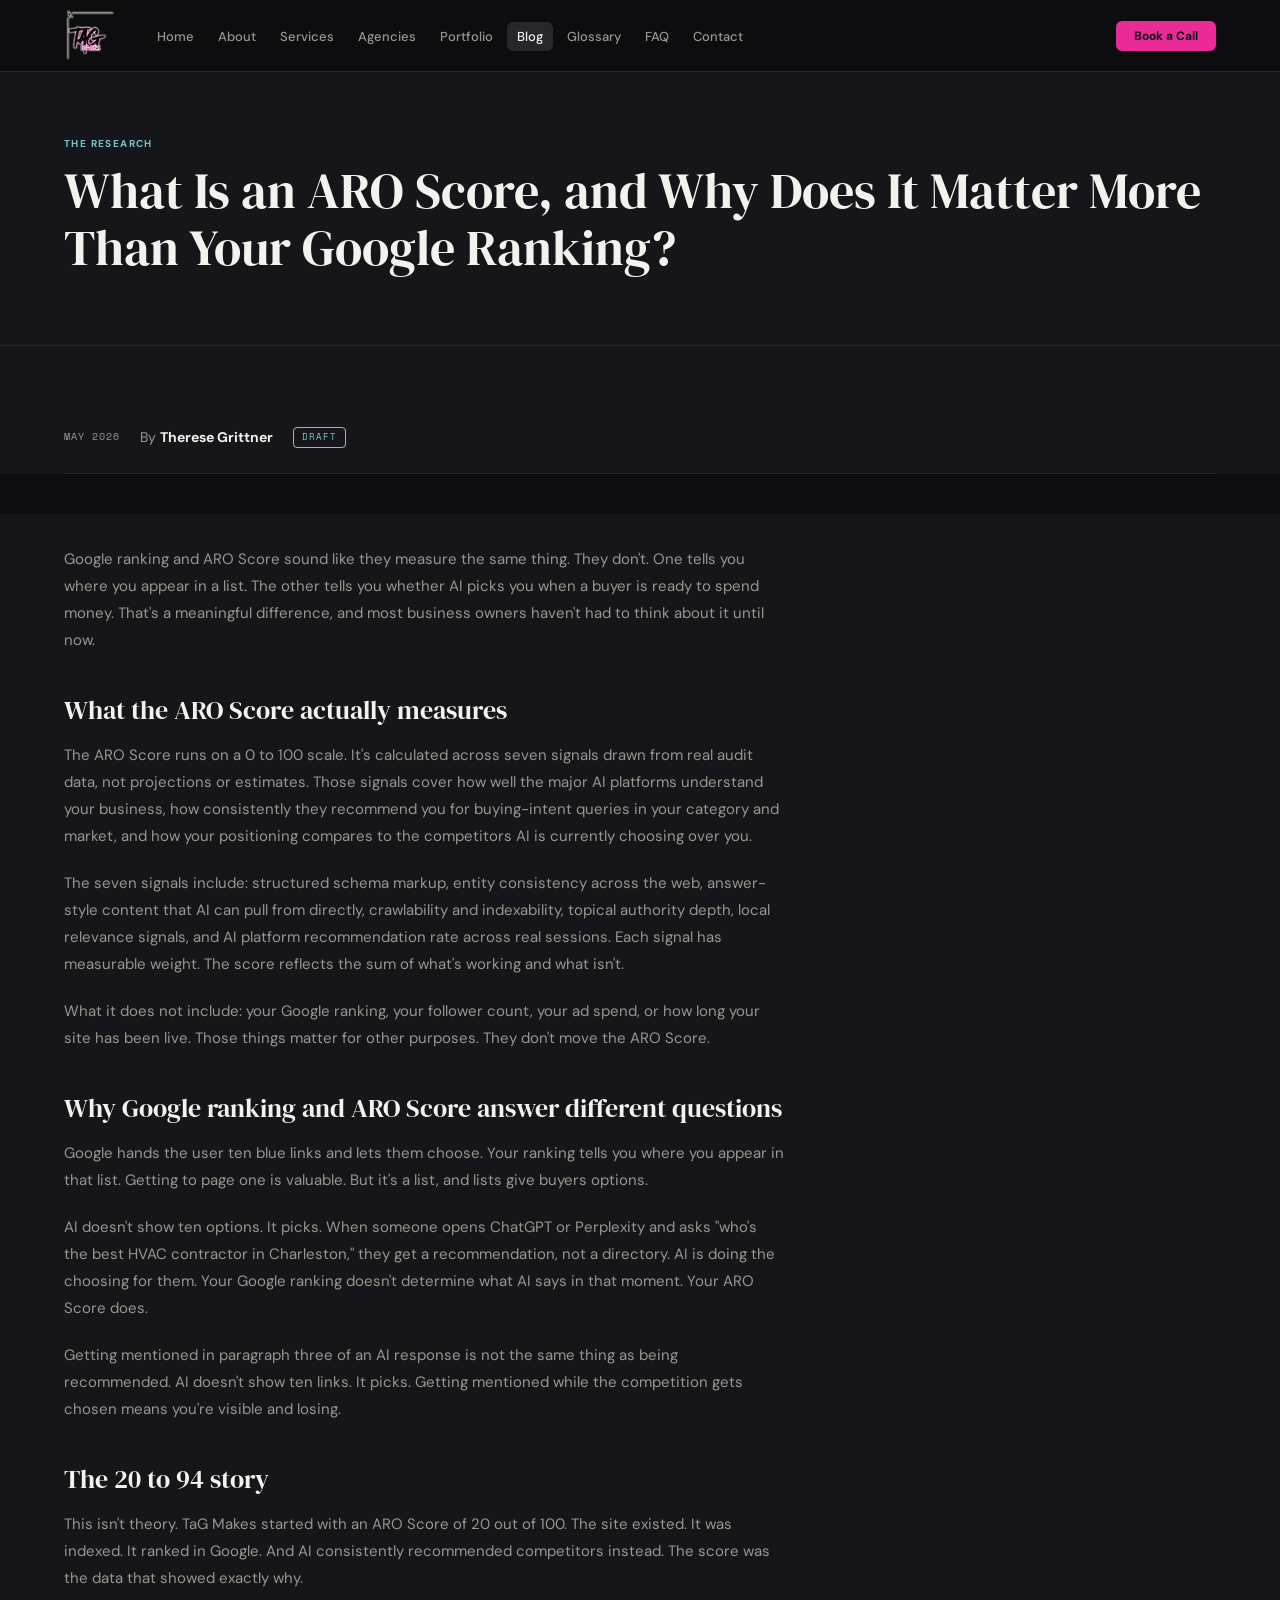
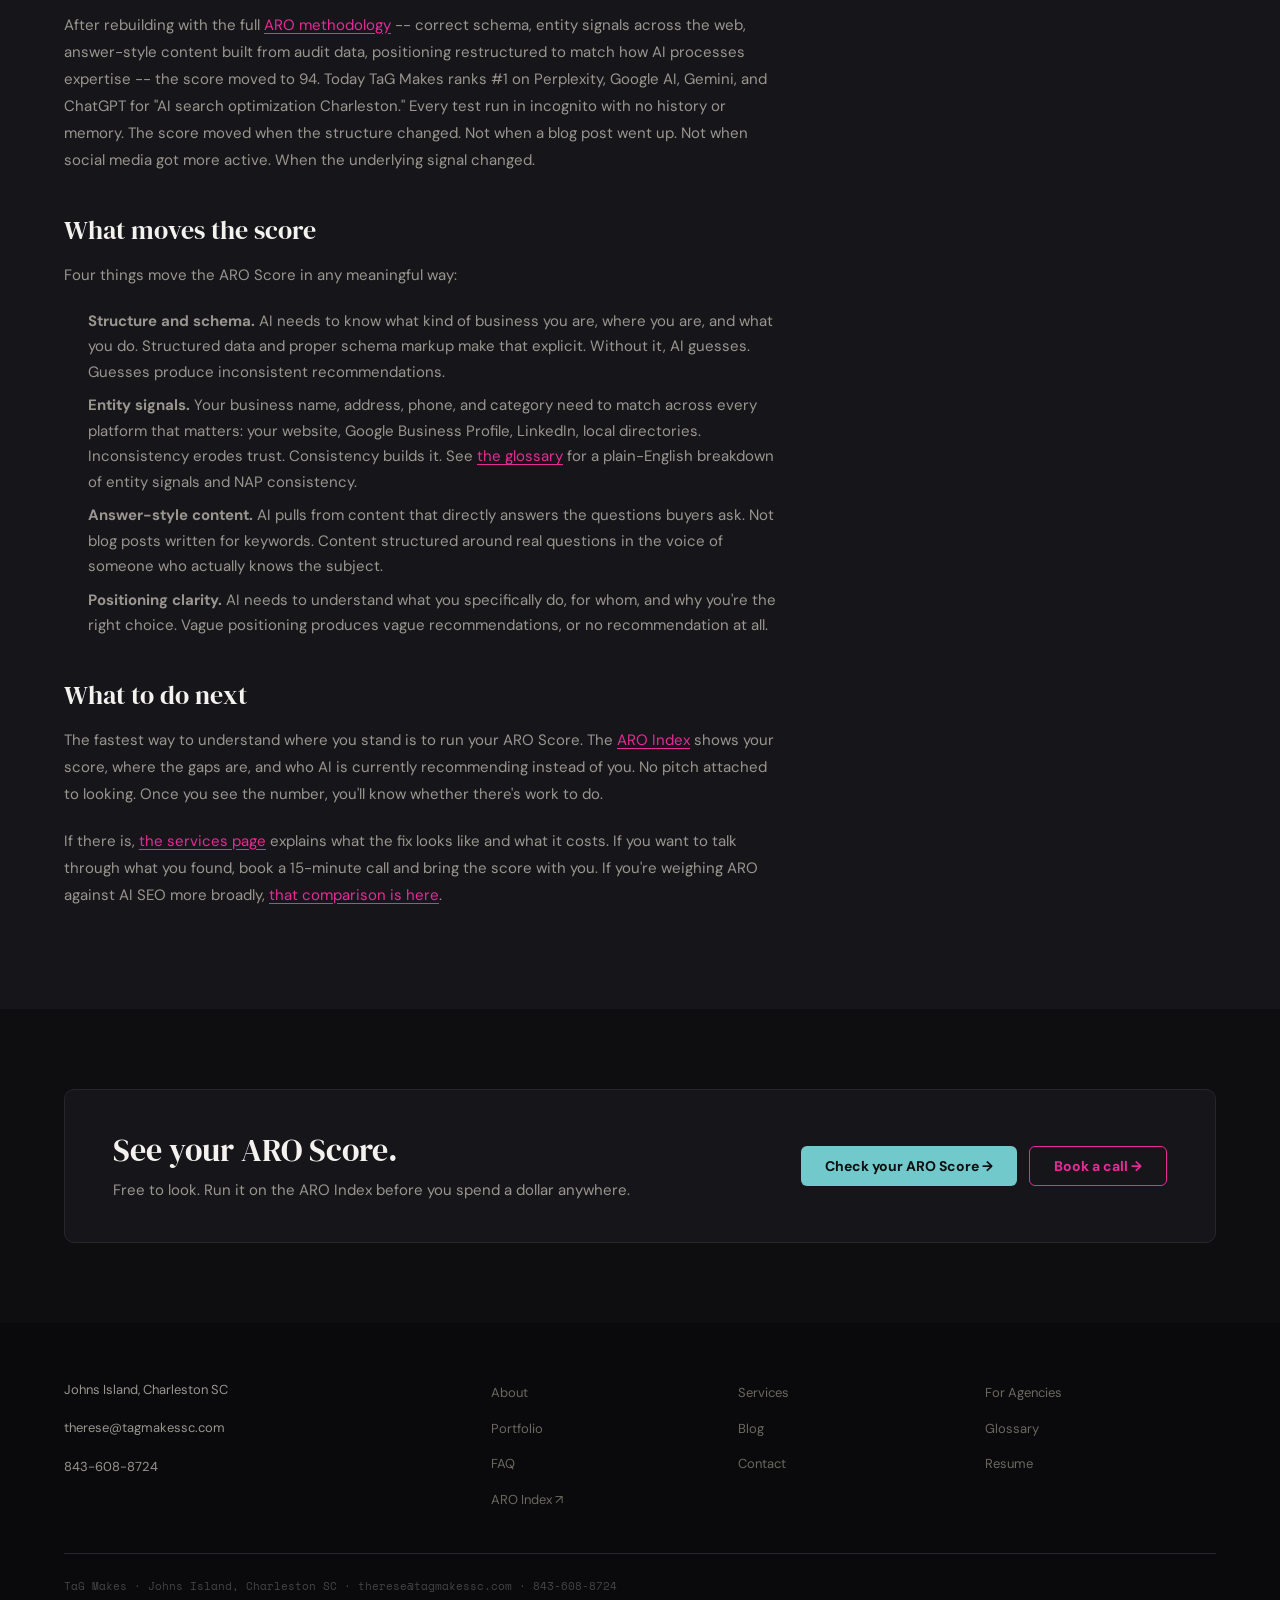
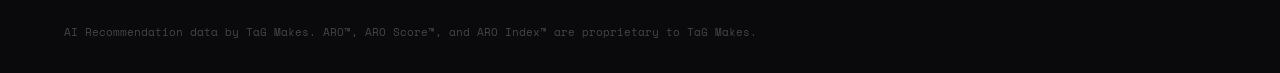
<file: posts/what-is-an-aro-score.html>
<!DOCTYPE html>
<!-- DRAFT: Replace or expand before publishing -->
<html lang="en">
<head>
  <meta charset="UTF-8">
  <meta name="viewport" content="width=device-width, initial-scale=1.0">
  <title>What Is an ARO Score, and Why Does It Matter More Than Your Google Ranking? | TaG Makes</title>
  <meta name="description" content="Your Google ranking tells you where you show up in a list. Your ARO Score tells you whether AI actually recommends you when a buyer asks. Here's what the score measures and why it matters.">
  <link rel="preconnect" href="https://fonts.googleapis.com">
  <link rel="preconnect" href="https://fonts.gstatic.com" crossorigin>
  <link href="https://fonts.googleapis.com/css2?family=DM+Serif+Display&family=DM+Sans:wght@300;400;500;600;700&family=Space+Mono:wght@400;700&display=swap" rel="stylesheet">
  <link rel="stylesheet" href="../assets/css/styles.css">
  <link rel="canonical" href="https://tagmakessc.com/posts/what-is-an-aro-score">
  <link rel="icon" type="image/png" sizes="64x64" href="../assets/images/favicon-64.png">
  <link rel="icon" type="image/png" sizes="32x32" href="../assets/images/favicon-32.png">
  <link rel="apple-touch-icon" href="../assets/images/apple-touch-icon.png">
  <meta property="og:type" content="article">
  <meta property="og:site_name" content="TaG Makes">
  <meta property="og:title" content="What Is an ARO Score, and Why Does It Matter More Than Your Google Ranking?">
  <meta property="og:description" content="Your Google ranking tells you where you show up in a list. Your ARO Score tells you whether AI actually recommends you when a buyer asks.">
  <meta property="og:url" content="https://tagmakessc.com/posts/what-is-an-aro-score">
  <meta property="og:image" content="https://tagmakessc.com/assets/images/logo.png">
  <meta name="twitter:card" content="summary">
  <meta name="twitter:title" content="What Is an ARO Score, and Why Does It Matter More Than Your Google Ranking?">
  <meta name="twitter:description" content="Your Google ranking tells you where you show up in a list. Your ARO Score tells you whether AI actually recommends you when a buyer asks.">

  <!-- JSON-LD: BlogPosting -->
  <script type="application/ld+json">
  {
    "@context": "https://schema.org",
    "@type": "BlogPosting",
    "headline": "What Is an ARO Score, and Why Does It Matter More Than Your Google Ranking?",
    "url": "https://tagmakessc.com/posts/what-is-an-aro-score",
    "datePublished": "2026-05-21",
    "dateModified": "2026-05-21",
    "description": "Your Google ranking tells you where you show up in a list. Your ARO Score tells you whether AI actually recommends you when a buyer asks. Those are different questions with very different answers.",
    "author": {
      "@type": "Person",
      "name": "Therese Grittner",
      "url": "https://tagmakessc.com/about.html"
    },
    "publisher": {
      "@type": "Organization",
      "name": "TaG Makes",
      "url": "https://tagmakessc.com",
      "logo": {
        "@type": "ImageObject",
        "url": "https://tagmakessc.com/assets/images/logo.png"
      }
    },
    "mainEntityOfPage": {
      "@type": "WebPage",
      "@id": "https://tagmakessc.com/posts/what-is-an-aro-score"
    }
  }
  </script>
</head>
<body>

  <!-- NAV -->
  <nav class="navbar">
    <div class="nav-inner">
      <a href="../index.html" class="nav-logo">
        <span class="logo-shimmer"><img src="../assets/images/logo-outline.png" alt="TaG Makes"></span>
      </a>
      <button class="nav-toggle" aria-label="Toggle menu">☰</button>
      <ul class="nav-links">
        <li><a href="../index.html">Home</a></li>
        <li><a href="../about.html">About</a></li>
        <li><a href="../services.html">Services</a></li>
        <li><a href="../agencies.html">Agencies</a></li>
        <li><a href="../portfolio.html">Portfolio</a></li>
        <li><a href="../blog.html" class="active">Blog</a></li>
        <li><a href="../glossary.html">Glossary</a></li>
        <li><a href="../faq.html">FAQ</a></li>
        <li><a href="../contact.html">Contact</a></li>      </ul>
      <a href="https://calendar.app.google/eHQKyfF2PurXtnoN8" class="btn btn-pink btn-sm nav-cta" target="_blank" rel="noopener">Book a Call</a>
    </div>
  </nav>

  <!-- PAGE HEADER -->
  <div class="page-header">
    <div class="container">
      <div class="eyebrow teal">THE RESEARCH</div>
      <h1>What Is an ARO Score, and Why Does It Matter More Than Your Google Ranking?</h1>
    </div>
  </div>

  <!-- POST META -->
  <section class="section white" style="padding-bottom: 0;">
    <div class="container">
      <div class="post-meta">
        <span class="blog-date">May 2026</span>
        <span class="author">By <strong>Therese Grittner</strong></span>
        <span class="draft-badge">Draft</span>
      </div>
    </div>
  </section>

  <!-- POST BODY -->
  <section class="section white" style="padding-top: 32px;">
    <div class="container">
      <div class="post-body">

        <p>Google ranking and ARO Score sound like they measure the same thing. They don't. One tells you where you appear in a list. The other tells you whether AI picks you when a buyer is ready to spend money. That's a meaningful difference, and most business owners haven't had to think about it until now.</p>

        <h2>What the ARO Score actually measures</h2>

        <p>The ARO Score runs on a 0 to 100 scale. It's calculated across seven signals drawn from real audit data, not projections or estimates. Those signals cover how well the major AI platforms understand your business, how consistently they recommend you for buying-intent queries in your category and market, and how your positioning compares to the competitors AI is currently choosing over you.</p>

        <p>The seven signals include: structured schema markup, entity consistency across the web, answer-style content that AI can pull from directly, crawlability and indexability, topical authority depth, local relevance signals, and AI platform recommendation rate across real sessions. Each signal has measurable weight. The score reflects the sum of what's working and what isn't.</p>

        <p>What it does not include: your Google ranking, your follower count, your ad spend, or how long your site has been live. Those things matter for other purposes. They don't move the ARO Score.</p>

        <h2>Why Google ranking and ARO Score answer different questions</h2>

        <p>Google hands the user ten blue links and lets them choose. Your ranking tells you where you appear in that list. Getting to page one is valuable. But it's a list, and lists give buyers options.</p>

        <p>AI doesn't show ten options. It picks. When someone opens ChatGPT or Perplexity and asks "who's the best HVAC contractor in Charleston," they get a recommendation, not a directory. AI is doing the choosing for them. Your Google ranking doesn't determine what AI says in that moment. Your ARO Score does.</p>

        <p>Getting mentioned in paragraph three of an AI response is not the same thing as being recommended. AI doesn't show ten links. It picks. Getting mentioned while the competition gets chosen means you're visible and losing.</p>

        <h2>The 20 to 94 story</h2>

        <p>This isn't theory. TaG Makes started with an ARO Score of 20 out of 100. The site existed. It was indexed. It ranked in Google. And AI consistently recommended competitors instead. The score was the data that showed exactly why.</p>

        <p>After rebuilding with the full <a href="../services.html">ARO methodology</a> -- correct schema, entity signals across the web, answer-style content built from audit data, positioning restructured to match how AI processes expertise -- the score moved to 94. Today TaG Makes ranks #1 on Perplexity, Google AI, Gemini, and ChatGPT for "AI search optimization Charleston." Every test run in incognito with no history or memory. The score moved when the structure changed. Not when a blog post went up. Not when social media got more active. When the underlying signal changed.</p>

        <h2>What moves the score</h2>

        <p>Four things move the ARO Score in any meaningful way:</p>

        <ul>
          <li><strong>Structure and schema.</strong> AI needs to know what kind of business you are, where you are, and what you do. Structured data and proper schema markup make that explicit. Without it, AI guesses. Guesses produce inconsistent recommendations.</li>
          <li><strong>Entity signals.</strong> Your business name, address, phone, and category need to match across every platform that matters: your website, Google Business Profile, LinkedIn, local directories. Inconsistency erodes trust. Consistency builds it. See <a href="../glossary.html">the glossary</a> for a plain-English breakdown of entity signals and NAP consistency.</li>
          <li><strong>Answer-style content.</strong> AI pulls from content that directly answers the questions buyers ask. Not blog posts written for keywords. Content structured around real questions in the voice of someone who actually knows the subject.</li>
          <li><strong>Positioning clarity.</strong> AI needs to understand what you specifically do, for whom, and why you're the right choice. Vague positioning produces vague recommendations, or no recommendation at all.</li>
        </ul>

        <h2>What to do next</h2>

        <p>The fastest way to understand where you stand is to run your ARO Score. The <a href="https://aroindex.com" target="_blank" rel="noopener">ARO Index</a> shows your score, where the gaps are, and who AI is currently recommending instead of you. No pitch attached to looking. Once you see the number, you'll know whether there's work to do.</p>

        <p>If there is, <a href="../services.html">the services page</a> explains what the fix looks like and what it costs. If you want to talk through what you found, book a 15-minute call and bring the score with you. If you're weighing ARO against AI SEO more broadly, <a href="ai-seo-vs-aro.html">that comparison is here</a>.</p>

      </div>
    </div>
  </section>

  <!-- CTA -->
  <section class="section cream scroll-reveal">
    <div class="container">
      <div class="cta-bar">
        <div>
          <h2>See your ARO Score.</h2>
          <p>Free to look. Run it on the ARO Index before you spend a dollar anywhere.</p>
        </div>
        <div class="cta-bar-actions">
          <a href="https://aroindex.com" class="btn btn-teal" target="_blank" rel="noopener">Check your ARO Score &rarr;</a>
          <a href="../contact.html" class="btn btn-outline">Book a call &rarr;</a>
        </div>
      </div>
    </div>
  </section>

  <!-- FOOTER -->
  <footer class="footer">
    <div class="container">
      <div class="footer-inner">
        <div class="footer-brand">
          <p>Johns Island, Charleston SC</p>
          <p>therese@tagmakessc.com</p>
          <p>843-608-8724</p>
        </div>
        <div class="footer-links">
          <a href="../about.html">About</a>
          <a href="../services.html">Services</a>
          <a href="../agencies.html">For Agencies</a>
          <a href="../portfolio.html">Portfolio</a>
          <a href="../blog.html">Blog</a>
          <a href="../glossary.html">Glossary</a>
          <a href="../faq.html">FAQ</a>
          <a href="../contact.html">Contact</a>
          <a href="../resume.html">Resume</a>
          <a href="https://aroindex.com" target="_blank" rel="noopener">ARO Index ↗</a>
        </div>
      </div>
      <div class="footer-bottom">
        <p>TaG Makes · Johns Island, Charleston SC · therese@tagmakessc.com · 843-608-8724</p>
        <p>AI Recommendation data by TaG Makes. ARO™, ARO Score™, and ARO Index™ are proprietary to TaG Makes.</p>
      </div>
    </div>
  </footer>

  <script src="../assets/js/main.js"></script>
</body>
</html>
</file>
<file: assets/css/styles.css>
/* ===================================================
   TaG MAKES — Design System + Retro Tech Researcher
   tagmakessc.com | DM Serif Display + DM Sans + Space Mono
   =================================================== */

/* ----- Google Fonts loaded in HTML head ----- */

/* ----- CSS Custom Properties ----- */
:root {
  --pink: #E92a97;
  --pink-hover: #c4157e;
  --teal: #71C9CB;
  --teal-hover: #50b5b7;
  --bg-base: #0E0E10;
  --surface: #16161A;
  --border: #26262C;
  --text-primary: #F4F2EE;
  --text-muted: #9A968F;
  /* Legacy aliases — existing HTML uses these via var() */
  --cream-bg: #0E0E10;
  --cream-card: #16161A;
  --white: #16161A;
  --ink: #F4F2EE;       /* was dark text; now primary text — color: var(--ink) will be light */
  --muted: #9A968F;
  --soft-muted: #6B6860;
  --border-dark: #2e2e36;
  --inner-border: #26262C;
  --charcoal: #F4F2EE;
  --score-pill-bg: #26262C;
  --terminal-bg: #0A0A0C;
  --terminal-green: #71C9CB;
  --dot-size: 1px;
  --dot-space: 22px;
  --paper-texture: rgba(0,0,0,0.2);
  --radius-sm: 6px;
  --radius-md: 10px;
  --radius-lg: 14px;
  --shadow-card: 0 2px 12px rgba(0,0,0,0.4);
  --shadow-lift: 0 6px 28px rgba(0,0,0,0.55);
  --max-width: 1120px;
  --nav-height: 72px;
}

/* ----- Reset ----- */
*, *::before, *::after { box-sizing: border-box; margin: 0; padding: 0; }
html { scroll-behavior: smooth; }
body {
  font-family: 'DM Sans', sans-serif;
  font-size: 15px;
  line-height: 1.65;
  color: #F4F2EE;
  background: #0E0E10;
}
img { max-width: 100%; height: auto; display: block; }
a { color: inherit; text-decoration: none; }
ul { list-style: none; }

/* ----- Container ----- */
.container {
  width: 100%;
  max-width: 100%;
  margin: 0 auto;
  padding: 0 clamp(24px, 5vw, 80px);
}

/* ----- Typography ----- */
h1, h2, h3, .serif { font-family: 'DM Serif Display', serif; font-weight: 400; }
h1 { font-size: clamp(2rem, 4.5vw, 3.1rem); line-height: 1.15; }
h2 { font-size: clamp(1.45rem, 2.8vw, 2rem); line-height: 1.25; }
h3 { font-size: 1.2rem; line-height: 1.3; }
p { margin-bottom: 1rem; }
p:last-child { margin-bottom: 0; }
.mono { font-family: 'Space Mono', monospace; }
strong { font-weight: 700; }

/* ----- Eyebrow Labels ----- */
.eyebrow {
  font-size: 10px;
  font-weight: 700;
  text-transform: uppercase;
  letter-spacing: 0.14em;
  color: var(--pink);
  margin-bottom: 10px;
  font-family: 'DM Sans', sans-serif;
}
.eyebrow.teal { color: var(--teal); }
.eyebrow.pink { color: var(--pink); }
.eyebrow.ink  { color: var(--muted); }

/* ----- Section Divider (Research Journal style) ----- */
.section-rule {
  display: flex;
  align-items: center;
  gap: 16px;
  margin-bottom: 48px;
}
.section-rule::before,
.section-rule::after {
  content: '';
  flex: 1;
  height: 1px;
  background: #26262C;
}
.section-rule span {
  font-family: 'Space Mono', monospace;
  font-size: 10px;
  color: #6B6860;
  text-transform: uppercase;
  letter-spacing: 0.1em;
  white-space: nowrap;
}

/* ----- Dot-Grid Background Texture ----- */
.dot-grid {
  background-image: radial-gradient(circle, #26262C var(--dot-size), transparent var(--dot-size));
  background-size: var(--dot-space) var(--dot-space);
}

/* ----- Buttons ----- */
.btn {
  display: inline-flex;
  align-items: center;
  gap: 8px;
  padding: 12px 24px;
  border-radius: var(--radius-sm);
  font-family: 'DM Sans', sans-serif;
  font-weight: 700;
  font-size: 14px;
  cursor: pointer;
  border: none;
  transition: all 0.2s ease;
  text-decoration: none;
  line-height: 1;
}
.btn:hover { transform: translateY(-1px); }
.btn-pink  { background: var(--pink); color: #0E0E10; }
.btn-pink:hover  { background: var(--pink-hover); }
.btn-dark  { background: #0A0A0C; color: #F4F2EE; }
.btn-dark:hover  { background: #16161A; }
.btn-teal  { background: var(--teal); color: #0E0E10; }
.btn-teal:hover  { background: var(--teal-hover); }
.btn-outline {
  background: transparent;
  color: var(--pink);
  border: 1.5px solid var(--pink);
}
.btn-outline:hover { background: rgba(233,42,151,0.08); border-color: var(--pink); }
.btn-sm { padding: 9px 18px; font-size: 12px; }
.btn-lg { padding: 16px 32px; font-size: 15px; }

/* ----- Cards ----- */
.card {
  background: var(--surface);
  border: 1.5px solid var(--border);
  border-radius: var(--radius-md);
  padding: 24px 28px;
  box-shadow: var(--shadow-card);
}
.card-inner {
  background: #0E0E10;
  border: 1.5px solid var(--border);
  border-radius: var(--radius-sm);
  padding: 16px 20px;
}

/* ----- Score Pill ----- */
.score-pill {
  display: inline-flex;
  align-items: center;
  justify-content: center;
  background: #26262C;
  color: #F4F2EE;
  border-radius: var(--radius-sm);
  padding: 5px 12px;
  font-family: 'DM Serif Display', serif;
  font-size: 1.1rem;
  min-width: 52px;
}

/* ----- Rank Pills ----- */
.rank-pill {
  display: inline-flex;
  min-width: 34px;
  height: 34px;
  align-items: center;
  justify-content: center;
  border-radius: 999px;
  font-weight: 700;
  font-size: 13px;
  background: var(--surface);
  border: 1.5px solid var(--border);
  color: var(--muted);
}
.rank-pill.rank-1 { background: rgba(233,42,151,0.1); border-color: var(--pink); color: var(--pink); }
.rank-pill.rank-2 { background: rgba(113,201,203,0.1); border-color: var(--teal); color: var(--teal); }

/* ----- Terminal Stats Box (Retro Tech) ----- */
.terminal-box {
  background: var(--terminal-bg);
  border-radius: var(--radius-md);
  padding: 24px 28px;
  font-family: 'Space Mono', monospace;
}
.terminal-header {
  font-size: 9px;
  color: #555;
  text-transform: uppercase;
  letter-spacing: 0.15em;
  margin-bottom: 20px;
  padding-bottom: 14px;
  border-bottom: 1px solid #222;
  display: flex;
  align-items: center;
  gap: 8px;
}
.terminal-header::before {
  content: '●';
  color: var(--pink);
  font-size: 10px;
}
.terminal-row {
  display: flex;
  justify-content: space-between;
  align-items: center;
  padding: 10px 0;
  border-bottom: 1px solid #1e1e1a;
}
.terminal-row:last-child { border-bottom: none; }
.terminal-label { font-size: 10px; color: #555; text-transform: uppercase; letter-spacing: 0.1em; }
.terminal-value { font-size: 1.6rem; color: var(--pink); font-weight: 700; }
.terminal-value.teal { color: var(--teal); font-size: 1.1rem; }
.terminal-value.small { font-size: 0.9rem; color: #aaa; }

/* ----- Browser Screenshot Frame (Proof) ----- */
.proof-frame {
  border: 1.5px solid var(--border);
  border-radius: var(--radius-md);
  overflow: hidden;
  box-shadow: var(--shadow-lift);
}
.proof-frame-bar {
  background: var(--surface);
  padding: 10px 14px;
  display: flex;
  align-items: center;
  gap: 8px;
  border-bottom: 1.5px solid var(--border);
}
.proof-frame-dot {
  width: 11px; height: 11px;
  border-radius: 50%;
  background: #26262C;
  flex-shrink: 0;
}
.proof-frame-url {
  font-family: 'Space Mono', monospace;
  font-size: 10px;
  color: #9A968F;
  background: #0A0A0C;
  border: 1px solid var(--border);
  border-radius: 4px;
  padding: 4px 10px;
  flex: 1;
  overflow: hidden;
  white-space: nowrap;
  text-overflow: ellipsis;
}
.proof-frame img { width: 100%; display: block; }

/* ----- Research Tag (Retro filing-card label) ----- */
.research-tag {
  display: inline-flex;
  align-items: center;
  gap: 6px;
  font-family: 'Space Mono', monospace;
  font-size: 9px;
  text-transform: uppercase;
  letter-spacing: 0.1em;
  color: #9A968F;
  border: 1px solid #26262C;
  border-radius: 4px;
  padding: 3px 9px;
  background: #16161A;
}
.research-tag.pink { color: var(--pink); border-color: var(--pink); background: rgba(233,42,151,0.08); }
.research-tag.teal { color: var(--teal); border-color: var(--teal); background: rgba(113,201,203,0.08); }

/* ===================== NAVIGATION ===================== */
.navbar {
  position: sticky;
  top: 0;
  z-index: 100;
  background: rgba(14,14,16,0.95);
  backdrop-filter: blur(12px);
  -webkit-backdrop-filter: blur(12px);
  border-bottom: 1.5px solid var(--border);
  height: var(--nav-height);
}
.nav-inner {
  display: flex;
  align-items: center;
  gap: 32px;
  height: var(--nav-height);
  width: 100%;
  padding: 0 clamp(24px, 5vw, 80px);
}
.nav-logo img,
.nav-logo video { height: 64px; width: auto; display: block; }

/* ----- Logo glow pulse animation ----- */
.logo-shimmer {
  display: inline-block;
  position: relative;
}
.logo-shimmer img {
  display: block;
  height: 64px;
  width: auto;
  animation: logo-glow 3s ease-in-out infinite;
}
@keyframes logo-glow {
  0%   { filter: drop-shadow(0 0 4px rgba(233,42,151,0.3)); }
  50%  { filter: drop-shadow(0 0 12px rgba(233,42,151,0.75)) drop-shadow(0 0 24px rgba(233,42,151,0.35)); }
  100% { filter: drop-shadow(0 0 4px rgba(233,42,151,0.3)); }
}
.nav-links {
  display: flex;
  align-items: center;
  gap: 4px;
  flex: 1;
}
.nav-links a {
  font-size: 13px;
  font-weight: 500;
  color: #9A968F;
  padding: 6px 10px;
  border-radius: 6px;
  transition: color 0.15s, background 0.15s;
}
.nav-links a:hover,
.nav-links a.active { color: #F4F2EE; background: #26262C; }
.nav-cta { margin-left: auto; flex-shrink: 0; }
.nav-toggle {
  display: none;
  background: none;
  border: none;
  cursor: pointer;
  padding: 8px;
  color: #F4F2EE;
  font-size: 22px;
  margin-left: auto;
}

/* ===================== HERO ===================== */
.hero {
  overflow: hidden;
  position: relative;
}

/* Split hero — text left, photo right, full viewport height */
.hero-split {
  min-height: 80vh;
  display: grid;
  grid-template-columns: 1fr 1fr;
  padding: 0;
  gap: 0;
}

/* Left: all text content, vertically centered */
.hero-split-left {
  display: flex;
  flex-direction: column;
  justify-content: center;
  padding: 80px clamp(32px, 4vw, 64px) 80px clamp(24px, 5vw, 80px);
  position: relative;
  z-index: 2;
}
.hero-split-left .eyebrow { margin-bottom: 18px; }
.hero-split-left h1 {
  font-size: clamp(2.2rem, 3.8vw, 3.6rem);
  line-height: 1.1;
  margin-bottom: 24px;
}
.hero-sub {
  font-size: 16px;
  color: var(--muted);
  line-height: 1.7;
  margin-bottom: 36px;
  max-width: 520px;
}
.hero-actions {
  display: flex;
  gap: 12px;
  flex-wrap: wrap;
  align-items: center;
}
.hero-score-float {
  display: inline-flex;
  align-items: center;
  gap: 12px;
  background: var(--surface);
  border: 1.5px solid var(--border);
  border-radius: var(--radius-md);
  padding: 12px 18px;
  box-shadow: 0 4px 20px rgba(0,0,0,0.5);
  width: fit-content;
}
.score-big {
  font-family: 'DM Serif Display', serif;
  font-size: 2.2rem;
  color: var(--pink);
  line-height: 1;
}
.score-label {
  font-size: 11px;
  color: var(--muted);
  line-height: 1.3;
}
.score-label strong {
  display: block;
  color: #F4F2EE;
  font-size: 13px;
}

/* Right: photo fills height, fades out at bottom, pink glow */
.hero-split-right {
  position: relative;
  overflow: hidden;
}
.hero-split-right img {
  width: 100%;
  height: 100%;
  object-fit: cover;
  object-position: top center;
  display: block;
}
/* Pink glow over photo — doubled intensity */
.hero-split-right::before {
  content: '';
  position: absolute;
  inset: 0;
  background: radial-gradient(ellipse 100% 60% at 50% 85%, rgba(233,42,151,0.10) 0%, transparent 70%);
  z-index: 1;
  pointer-events: none;
}
/* Left-edge fade so photo bleeds into content */
.hero-split-right::after {
  content: '';
  position: absolute;
  top: 0; left: 0; bottom: 0;
  width: 28%;
  background: linear-gradient(to right, #0E0E10, transparent);
  z-index: 2;
  pointer-events: none;
}
/* Bottom gradient — photo fades to black */
.hero-photo-bottom-fade {
  position: absolute;
  bottom: 0; left: 0; right: 0;
  height: 42%;
  background: linear-gradient(to bottom, transparent, #0E0E10);
  z-index: 3;
  pointer-events: none;
}

/* ===================== SECTIONS ===================== */
.section { padding: 80px 0; }
.section.cream { background: #0E0E10; }
.section.white { background: #16161A; }
.section.dark  { background: #0A0A0C; color: #F4F2EE; }
.section.dark .eyebrow { color: var(--teal); }
.section.dark h2 { color: #F4F2EE; }
.section.dark p { color: #9A968F; }
.section-header { margin-bottom: 48px; }
.section-header h2 { margin-bottom: 12px; }
.section-header p { color: var(--muted); font-size: 16px; max-width: 640px; }

/* Two-column layout */
.two-col {
  display: grid;
  grid-template-columns: 1fr 1fr;
  gap: 56px;
  align-items: start;
}
.two-col.center { align-items: center; }
.three-col {
  display: grid;
  grid-template-columns: repeat(3, 1fr);
  gap: 24px;
}
.four-col {
  display: grid;
  grid-template-columns: repeat(4, 1fr);
  gap: 20px;
}

/* Numbered steps */
.steps { display: flex; flex-direction: column; gap: 24px; }
.step {
  display: flex;
  gap: 20px;
  align-items: flex-start;
}
.step-num {
  flex-shrink: 0;
  width: 40px;
  height: 40px;
  border-radius: 50%;
  background: var(--surface);
  border: 1.5px solid var(--border);
  display: flex;
  align-items: center;
  justify-content: center;
  font-family: 'DM Serif Display', serif;
  font-size: 1.1rem;
  color: var(--pink);
}
.step-content h3 { margin-bottom: 6px; }
.step-content p { color: #9A968F; font-size: 14px; margin: 0; }

/* ===================== PROOF SECTION ===================== */
.proof-section {
  padding: 80px 0;
  background: #16161A;
}
.proof-inner {
  display: grid;
  grid-template-columns: 1fr 1.1fr;
  gap: 56px;
  align-items: center;
}
.proof-stats { display: flex; flex-direction: column; gap: 16px; }
.proof-verified-note {
  font-family: 'Space Mono', monospace;
  font-size: 10px;
  color: #6B6860;
  margin-top: 16px;
  padding-top: 16px;
  border-top: 1px solid #26262C;
  line-height: 1.6;
}

/* ===================== PRICING ===================== */
.pricing-grid {
  display: grid;
  grid-template-columns: repeat(auto-fit, minmax(240px, 1fr));
  gap: 20px;
}
.price-card {
  background: var(--surface);
  border: 1.5px solid var(--border);
  border-radius: var(--radius-md);
  padding: 28px;
  box-shadow: var(--shadow-card);
  display: flex;
  flex-direction: column;
  gap: 12px;
}
.price-card.featured {
  border-color: var(--pink);
  background: rgba(233,42,151,0.04);
}
.price-tag {
  font-family: 'DM Serif Display', serif;
  font-size: 2rem;
  color: #F4F2EE;
  line-height: 1;
}
.price-tag .price-period {
  font-family: 'DM Sans', sans-serif;
  font-size: 13px;
  color: var(--muted);
  font-weight: 400;
}
.price-card h3 { font-size: 1rem; font-family: 'DM Sans', sans-serif; font-weight: 700; }
.price-card p { color: var(--muted); font-size: 13px; line-height: 1.6; }
.price-card .btn { margin-top: auto; }
.price-range-note { font-family: 'Space Mono', monospace; font-size: 11px; color: var(--muted); margin: 4px 0 12px; }

/* ===================== DARK CTA BAR ===================== */
.cta-bar {
  background: #16161A;
  border: 1px solid #26262C;
  border-radius: var(--radius-md);
  padding: 40px 48px;
  display: flex;
  align-items: center;
  justify-content: space-between;
  gap: 32px;
}
.cta-bar h2 { color: #F4F2EE; margin-bottom: 8px; }
.cta-bar p { color: #9A968F; font-size: 15px; margin: 0; }
.cta-bar-actions { display: flex; gap: 12px; flex-shrink: 0; }

/* ===================== GLOSSARY ===================== */
.glossary-grid {
  display: grid;
  grid-template-columns: repeat(auto-fill, minmax(320px, 1fr));
  gap: 20px;
}
.glossary-card {
  background: var(--surface);
  border: 1.5px solid var(--border);
  border-radius: var(--radius-md);
  padding: 24px 26px;
  box-shadow: var(--shadow-card);
  position: relative;
  overflow: hidden;
}
.glossary-card::before {
  content: '';
  position: absolute;
  top: 0; left: 0; right: 0;
  height: 3px;
  background: var(--teal);
}
.glossary-card.acronym::before { background: var(--pink); }
.glossary-card .term {
  font-family: 'DM Serif Display', serif;
  font-size: 1.15rem;
  margin-bottom: 6px;
}
.glossary-card .term .acronym-badge {
  font-family: 'Space Mono', monospace;
  font-size: 10px;
  color: var(--pink);
  border: 1px solid var(--pink);
  border-radius: 4px;
  padding: 2px 7px;
  margin-left: 8px;
  vertical-align: middle;
}
.glossary-card .catch {
  margin-top: 12px;
  padding-top: 12px;
  border-top: 1px dashed #26262C;
  font-size: 12px;
  color: #9A968F;
  font-style: italic;
}

/* ===================== FAQ ===================== */
.faq-list { display: flex; flex-direction: column; gap: 16px; }
.faq-item {
  background: var(--surface);
  border: 1.5px solid var(--border);
  border-radius: var(--radius-md);
  overflow: hidden;
  box-shadow: var(--shadow-card);
}
.faq-question {
  padding: 20px 24px;
  cursor: pointer;
  display: flex;
  justify-content: space-between;
  align-items: center;
  gap: 16px;
  font-weight: 700;
  font-size: 15px;
  transition: background 0.15s;
  border: none;
  background: none;
  width: 100%;
  text-align: left;
  color: #F4F2EE;
  font-family: 'DM Sans', sans-serif;
}
.faq-question:hover { background: #26262C; }
.faq-question.open { background: #26262C; }
.faq-icon {
  flex-shrink: 0;
  width: 24px; height: 24px;
  border-radius: 50%;
  background: #0E0E10;
  border: 1.5px solid #26262C;
  display: flex;
  align-items: center;
  justify-content: center;
  font-size: 14px;
  color: #9A968F;
  transition: all 0.2s;
}
.faq-question.open .faq-icon {
  background: var(--pink);
  border-color: var(--pink);
  color: #fff;
  transform: rotate(45deg);
}
.faq-answer {
  display: none;
  padding: 0 24px 20px;
  font-size: 14px;
  color: #9A968F;
  line-height: 1.75;
  border-top: 1px solid #26262C;
}
.faq-answer.open { display: block; }

/* ===================== FOOTER ===================== */
.footer {
  background: #0A0A0C;
  color: #aaa;
  padding: 56px 0 32px;
}
.footer-inner {
  display: grid;
  grid-template-columns: 1fr 2fr;
  gap: 64px;
  margin-bottom: 40px;
}
.footer-brand img { margin-bottom: 14px; }
.footer-brand p { font-size: 13px; line-height: 1.7; color: #9A968F; }
.footer-social { display: flex; gap: 14px; margin-top: 12px; align-items: center; }
.footer-social a { display: flex; align-items: center; color: #6B6860; transition: color 0.15s; }
.footer-social a:hover { color: #F4F2EE; }
.footer-social svg { display: block; }

.testimonials-grid {
  display: grid;
  grid-template-columns: repeat(2, 1fr);
  gap: 24px;
  margin-top: 32px;
}
.testimonial-card { display: flex; flex-direction: column; gap: 12px; }
.testimonial-stars { color: var(--pink); font-size: 15px; letter-spacing: 3px; }
.testimonial-text { font-size: 15px; line-height: 1.75; color: var(--text-primary); flex: 1; }
.testimonial-author { font-weight: 600; font-size: 14px; color: var(--text-primary); }
.testimonial-source { font-size: 12px; color: var(--muted); font-family: 'Space Mono', monospace; }
.footer-links {
  display: grid;
  grid-template-columns: repeat(3, 1fr);
  gap: 8px 16px;
  align-content: start;
}
.footer-links a {
  font-size: 13px;
  color: #6B6860;
  padding: 3px 0;
  transition: color 0.15s;
}
.footer-links a:hover { color: #F4F2EE; }
.footer-bottom {
  border-top: 1px solid #26262C;
  padding-top: 24px;
  display: flex;
  justify-content: space-between;
  align-items: center;
  flex-wrap: wrap;
  gap: 12px;
}
.footer-bottom p { font-size: 11px; color: #444; font-family: 'Space Mono', monospace; line-height: 1.6; }

/* ===================== ABOUT PAGE ===================== */
.about-hero {
  display: grid;
  grid-template-columns: 1fr 1fr;
  gap: 64px;
  align-items: start;
  padding: 72px 0 80px;
}
.about-photo {
  position: relative;
  max-width: 480px;
}
.about-photo::after {
  content: '';
  position: absolute;
  inset: 0;
  border-radius: var(--radius-lg);
  background: radial-gradient(ellipse 100% 60% at 50% 85%, rgba(233,42,151,0.18) 0%, transparent 70%);
  pointer-events: none;
  z-index: 1;
}
.about-photo-badge { z-index: 2; }
.about-photo-caption { z-index: 2; }
.about-photo img {
  border-radius: var(--radius-lg);
  width: 100%;
  object-fit: cover;
  max-height: 540px;
  object-position: center 15%;
}
.about-photo-caption {
  position: absolute;
  bottom: 16px;
  right: 16px;
  background: rgba(0,0,0,0.75);
  color: #ccc;
  font-family: 'Space Mono', monospace;
  font-size: 9px;
  padding: 6px 10px;
  border-radius: 6px;
  letter-spacing: 0.08em;
}
.about-photo-badge {
  position: absolute;
  top: 20px;
  left: -16px;
  background: var(--pink);
  color: #fff;
  font-family: 'Space Mono', monospace;
  font-size: 9px;
  padding: 8px 14px;
  border-radius: 6px;
  text-transform: uppercase;
  letter-spacing: 0.12em;
}
.about-body h2 { margin-bottom: 16px; }
.about-body p { color: var(--muted); }
.about-stat-row {
  display: flex;
  gap: 24px;
  margin-top: 28px;
  flex-wrap: wrap;
}
.about-stat {
  flex: 1;
  min-width: 120px;
  background: var(--surface);
  border: 1.5px solid var(--border);
  border-radius: var(--radius-sm);
  padding: 16px 18px;
}
.about-stat .num {
  font-family: 'DM Serif Display', serif;
  font-size: 2rem;
  color: var(--pink);
  line-height: 1;
  margin-bottom: 4px;
}
.about-stat .lbl { font-size: 11px; color: #9A968F; line-height: 1.3; }

/* ===================== SERVICES PAGE ===================== */
.service-block {
  background: var(--surface);
  border: 1.5px solid var(--border);
  border-radius: var(--radius-md);
  padding: 40px 44px;
  margin-bottom: 24px;
  box-shadow: var(--shadow-card);
}
.service-block.featured { border-color: var(--pink); }
.service-block h3 {
  font-size: 1.35rem;
  margin-bottom: 6px;
}
.service-block .price {
  font-family: 'DM Serif Display', serif;
  font-size: 2.4rem;
  color: var(--pink);
  line-height: 1;
  margin-bottom: 16px;
}
.service-block .price span {
  font-family: 'DM Sans', sans-serif;
  font-size: 14px;
  color: var(--muted);
  font-weight: 400;
}
.service-block p { color: #9A968F; }

/* Retainer pair */
.retainer-pair {
  display: grid;
  grid-template-columns: 1fr 1fr;
  gap: 20px;
}

/* ===================== CONTACT PAGE ===================== */
.contact-methods {
  display: grid;
  grid-template-columns: 1fr 1fr;
  gap: 24px;
  margin-bottom: 48px;
}
.contact-card {
  background: var(--surface);
  border: 1.5px solid var(--border);
  border-radius: var(--radius-md);
  padding: 32px 36px;
  box-shadow: var(--shadow-card);
}
.contact-card h3 { margin-bottom: 8px; }
.contact-card p { color: var(--muted); font-size: 14px; margin-bottom: 20px; }
.contact-details {
  background: #0A0A0C;
  border: 1.5px solid var(--border);
  border-radius: var(--radius-md);
  padding: 28px 32px;
  display: flex;
  gap: 40px;
  flex-wrap: wrap;
}
.contact-detail-item { font-size: 14px; }
.contact-detail-item .label {
  font-family: 'Space Mono', monospace;
  font-size: 9px;
  text-transform: uppercase;
  letter-spacing: 0.12em;
  color: #6B6860;
  margin-bottom: 4px;
}
.contact-detail-item a { color: var(--ink); }
.contact-detail-item a:hover { color: var(--pink); }

/* ===================== PAGE HEADER ===================== */
.page-header {
  padding: 64px 0 56px;
  border-bottom: 1.5px solid var(--border);
  background: var(--surface);
}
.page-header h1 { margin-bottom: 12px; }
.page-header p { color: var(--muted); font-size: 16px; max-width: 640px; }

/* ===================== AGENCY PAGE ===================== */
.agency-rule-item {
  display: flex;
  gap: 16px;
  align-items: flex-start;
  padding: 20px 0;
  border-bottom: 1px solid #26262C;
}
.agency-rule-item:last-child { border-bottom: none; }
.agency-rule-num {
  flex-shrink: 0;
  font-family: 'Space Mono', monospace;
  font-size: 11px;
  color: var(--teal);
  padding-top: 2px;
}
.agency-rule-text h4 { margin-bottom: 4px; font-size: 15px; }
.agency-rule-text p { color: #9A968F; font-size: 14px; margin: 0; }

/* ===================== CONTACT FORM ===================== */
.contact-form-wrap { max-width: 620px; }
.form-group { margin-bottom: 20px; }
.form-group label {
  display: block;
  font-family: 'Space Mono', monospace;
  font-size: 9px;
  text-transform: uppercase;
  letter-spacing: 0.12em;
  color: var(--soft-muted);
  margin-bottom: 6px;
}
.form-group input,
.form-group textarea {
  width: 100%;
  padding: 12px 16px;
  background: #16161A;
  border: 1.5px solid #26262C;
  border-radius: var(--radius-sm);
  font-family: 'DM Sans', sans-serif;
  font-size: 14px;
  color: #F4F2EE;
  transition: border-color 0.2s;
  box-sizing: border-box;
}
.form-group input::placeholder,
.form-group textarea::placeholder { color: #6B6860; }
.form-group input:focus,
.form-group textarea:focus { outline: none; border-color: var(--pink); }
.form-group textarea { min-height: 140px; resize: vertical; }
.form-success {
  display: none;
  padding: 16px 20px;
  background: rgba(34,197,94,0.1);
  border: 1.5px solid rgba(34,197,94,0.3);
  border-radius: var(--radius-sm);
  color: #4ade80;
  font-size: 14px;
  margin-top: 16px;
}
.form-error {
  display: none;
  padding: 16px 20px;
  background: rgba(239,68,68,0.1);
  border: 1.5px solid rgba(239,68,68,0.3);
  border-radius: var(--radius-sm);
  color: #f87171;
  font-size: 14px;
  margin-top: 16px;
}

/* ===================== ANIMATIONS ===================== */
@keyframes fadeUp {
  from { opacity: 0; transform: translateY(20px); }
  to   { opacity: 1; transform: translateY(0); }
}
.fade-up { animation: fadeUp 0.5s ease forwards; }

@keyframes blink {
  0%, 100% { opacity: 1; }
  50% { opacity: 0; }
}
.cursor-blink::after {
  content: '|';
  animation: blink 1s step-start infinite;
  color: var(--pink);
  font-family: 'Space Mono', monospace;
  margin-left: 2px;
}

/* Scroll reveal: class-driven so the settled state is transform: none in
   the rule itself — no inline transform left lingering to trap absolutely-
   positioned overlay content (e.g. expandable cards) in a stacking context. */
.reveal-init {
  opacity: 0;
  transform: translateY(36px);
  transition: opacity 0.6s cubic-bezier(0.16, 1, 0.3, 1), transform 0.6s cubic-bezier(0.16, 1, 0.3, 1);
}
.reveal-init.reveal-visible {
  opacity: 1;
  transform: none;
}

@media (prefers-reduced-motion: reduce) {
  .scroll-reveal-el { opacity: 1 !important; transform: none !important; transition: none !important; }
  .reveal-init { opacity: 1 !important; transform: none !important; transition: none !important; }
  .fade-up { animation: none; }
}

/* ===================== UTILITY ===================== */
.text-pink  { color: var(--pink); }
.text-teal  { color: var(--teal); }
.text-muted { color: var(--muted); }
.text-ink   { color: var(--ink); }
.text-sm    { font-size: 13px; }
.text-xs    { font-size: 11px; }
.mt-8  { margin-top: 8px; }
.mt-12 { margin-top: 12px; }
.mt-16 { margin-top: 16px; }
.mt-24 { margin-top: 24px; }
.mt-32 { margin-top: 32px; }
.mt-48 { margin-top: 48px; }
.mb-8  { margin-bottom: 8px; }
.mb-12 { margin-bottom: 12px; }
.mb-16 { margin-bottom: 16px; }
.mb-24 { margin-bottom: 24px; }
.mb-32 { margin-bottom: 32px; }
.mb-48 { margin-bottom: 48px; }
.gap-8 { gap: 8px; }

/* ===================== RESPONSIVE ===================== */
@media (max-width: 860px) {
  :root { --nav-height: 64px; }
  .container { padding: 0 clamp(16px, 4vw, 32px); }
  .nav-links, .nav-cta { display: none; }
  .nav-toggle { display: flex; }
  .nav-links.open {
    display: flex;
    flex-direction: column;
    position: absolute;
    top: var(--nav-height);
    left: 0; right: 0;
    background: #0E0E10;
    border-bottom: 1.5px solid #26262C;
    padding: 16px 20px 24px;
    gap: 4px;
    z-index: 99;
  }
  .nav-links.open .nav-cta-mobile {
    display: block;
    margin-top: 12px;
  }
  .hero-split { grid-template-columns: 1fr; min-height: auto; }
  .hero-split-right { height: 55vw; min-height: 280px; max-height: 420px; order: -1; }
  .hero-split-left { padding: 40px clamp(20px, 5vw, 48px) 56px; }
  .hero-split-left h1 { font-size: clamp(1.8rem, 5vw, 2.6rem); }
  .hero-score-float { width: 100%; justify-content: flex-start; }
  .two-col { grid-template-columns: 1fr; gap: 40px; }
  .three-col { grid-template-columns: 1fr 1fr; }
  .proof-inner { grid-template-columns: 1fr; gap: 40px; }
  .about-hero { grid-template-columns: 1fr; gap: 40px; }
  .footer-inner { grid-template-columns: 1fr; gap: 40px; }
  .footer-links { grid-template-columns: repeat(2, 1fr); }
  .cta-bar { flex-direction: column; text-align: center; padding: 32px 28px; }
  .cta-bar-actions { justify-content: center; }
  .service-block { padding: 28px 24px; }
  .retainer-pair { grid-template-columns: 1fr; }
  .contact-methods { grid-template-columns: 1fr; }
}
@media (max-width: 560px) {
  h1 { font-size: 1.75rem; }
  h2 { font-size: 1.35rem; }
  .section { padding: 56px 0; }
  .three-col { grid-template-columns: 1fr; }
  .four-col  { grid-template-columns: 1fr 1fr; }
  .pricing-grid { grid-template-columns: 1fr; }
  .testimonials-grid { grid-template-columns: 1fr; }
  .hero { padding: 48px 0 56px; }
  .hero-split-left h1 { font-size: 1.75rem; }
  .score-big { font-size: 1.8rem; }
  .page-header { padding: 40px 0 36px; }
  .about-stat-row { flex-direction: column; }
  .footer-links { grid-template-columns: 1fr; }
  .glossary-grid { grid-template-columns: 1fr; }
  .contact-details { flex-direction: column; gap: 20px; }
}

/* ===================== PORTFOLIO PAGE ===================== */
.portfolio-grid { display: flex; flex-direction: column; gap: 20px; }
.portfolio-card {
  background: var(--surface);
  border: 1.5px solid var(--border);
  border-radius: var(--radius-md);
  padding: 32px 36px;
  box-shadow: var(--shadow-card);
  display: grid;
  grid-template-columns: 1fr auto;
  gap: 24px;
  align-items: start;
}
.portfolio-card.placeholder { border-style: dashed; opacity: 0.7; }
.portfolio-score {
  font-family: 'Space Mono', monospace;
  font-size: 1.4rem;
  font-weight: 700;
  color: var(--pink);
  line-height: 1;
  white-space: nowrap;
}
.portfolio-score .before { color: var(--text-muted); font-size: 0.85rem; }
.portfolio-meta { font-size: 12px; color: var(--text-muted); margin: 6px 0 12px; font-family: 'Space Mono', monospace; text-transform: uppercase; letter-spacing: 0.08em; }
.portfolio-card h3 { font-size: 1.1rem; margin-bottom: 4px; }
.portfolio-card p { color: var(--text-muted); font-size: 14px; margin: 0; }
.portfolio-link { font-size: 13px; color: var(--pink); font-weight: 700; display: inline-block; margin-top: 14px; }
.placeholder-note { font-family: 'Space Mono', monospace; font-size: 10px; color: var(--teal); border: 1px solid var(--teal); border-radius: 4px; padding: 2px 8px; display: inline-block; margin-bottom: 12px; text-transform: uppercase; letter-spacing: 0.1em; }

/* Evolution context bar */
.portfolio-evolution {
  background: #16161A;
  border-bottom: 1.5px solid var(--border);
  padding: 40px 0;
}
.evolution-inner {
  display: flex;
  align-items: flex-start;
  gap: 32px;
}
.evolution-block { flex: 1; }
.evolution-block p { font-size: 14px; color: var(--muted); margin: 8px 0 0; line-height: 1.7; }
.evolution-arrow {
  font-size: 1.4rem;
  color: var(--border);
  padding-top: 28px;
  flex-shrink: 0;
}
@media (max-width: 600px) {
  .evolution-inner { flex-direction: column; }
  .evolution-arrow { display: none; }
}

/* Featured card: pink left-edge accent */
.portfolio-card.featured { border-left: 3px solid var(--pink); }

/* Score sub-labels */
.portfolio-score-sub { font-family: 'Space Mono', monospace; font-size: 10px; color: var(--text-muted); text-transform: uppercase; letter-spacing: 0.08em; margin-top: 4px; }
.portfolio-models { font-family: 'Space Mono', monospace; font-size: 11px; color: var(--teal); margin-top: 8px; white-space: nowrap; }

/* Story card — 2-column: content left, screenshot right */
.portfolio-card.story-card { grid-template-columns: 1.3fr 1fr; gap: 36px; align-items: center; }
.story-card-top { display: flex; justify-content: space-between; align-items: flex-start; gap: 24px; }
.no-score-badge { font-family: 'Space Mono', monospace; font-size: 9px; color: var(--teal); border: 1px solid var(--teal); border-radius: 4px; padding: 3px 10px; white-space: nowrap; text-transform: uppercase; letter-spacing: 0.1em; flex-shrink: 0; margin-top: 4px; }
.story-screenshots { display: grid; grid-template-columns: 1fr; gap: 12px; }
.screenshot-wrap { position: relative; }
.screenshot-label { font-family: 'Space Mono', monospace; font-size: 9px; text-transform: uppercase; letter-spacing: 0.12em; color: var(--text-muted); margin-bottom: 8px; }
.screenshot-label.after { color: var(--pink); }
.screenshot-wrap img { width: 100%; border-radius: var(--radius-sm); border: 1px solid var(--border); display: block; max-height: 320px; object-fit: cover; object-position: top; }
@media (max-width: 768px) { .portfolio-card.story-card { grid-template-columns: 1fr; } }
.before-after .screenshot-wrap img { height: 180px; max-height: 180px; }

/* ===================== BLOG PAGE ===================== */
.blog-grid { display: grid; grid-template-columns: repeat(auto-fill, minmax(320px, 1fr)); gap: 24px; }
.blog-card {
  background: var(--surface);
  border: 1.5px solid var(--border);
  border-radius: var(--radius-md);
  padding: 28px 30px;
  box-shadow: var(--shadow-card);
  display: flex;
  flex-direction: column;
  gap: 12px;
}
.blog-card.draft { border-style: dashed; }
.blog-date { font-family: 'Space Mono', monospace; font-size: 10px; color: var(--text-muted); text-transform: uppercase; letter-spacing: 0.1em; }
.blog-card h3 { font-size: 1.15rem; line-height: 1.3; margin-bottom: 4px; }
.blog-card p { color: var(--text-muted); font-size: 14px; line-height: 1.65; margin: 0; }
.blog-card .read-more { font-size: 13px; color: var(--pink); font-weight: 700; margin-top: auto; padding-top: 12px; }
.draft-badge { font-family: 'Space Mono', monospace; font-size: 9px; color: var(--teal); border: 1px solid var(--teal); border-radius: 4px; padding: 2px 8px; display: inline-block; text-transform: uppercase; letter-spacing: 0.1em; }

/* ===================== BLOG POST ===================== */
.post-body { max-width: 720px; }
.post-body h2 { margin: 40px 0 16px; font-size: clamp(1.25rem, 2.2vw, 1.6rem); }
.post-body h3 { margin: 28px 0 10px; font-size: 1.15rem; }
.post-body p { color: var(--text-muted); margin-bottom: 20px; line-height: 1.8; }
.post-body ul, .post-body ol { color: var(--text-muted); padding-left: 24px; margin-bottom: 20px; }
.post-body li { margin-bottom: 8px; line-height: 1.7; }
.post-body a { color: var(--pink); text-decoration: underline; text-underline-offset: 3px; }
.post-body blockquote { border-left: 3px solid var(--pink); padding: 12px 20px; margin: 24px 0; background: rgba(233,42,151,0.05); border-radius: 0 var(--radius-sm) var(--radius-sm) 0; }
.post-body blockquote p { color: #F4F2EE; font-style: italic; margin: 0; }
.post-meta { display: flex; gap: 20px; align-items: center; flex-wrap: wrap; margin-bottom: 40px; padding-bottom: 24px; border-bottom: 1px solid var(--border); }
.post-meta .author { font-size: 14px; color: var(--text-muted); }
.post-meta .author strong { color: var(--text-primary); }

@media (max-width: 860px) {
  .portfolio-card { grid-template-columns: 1fr; }
  .blog-grid { grid-template-columns: 1fr; }
}
</file>
